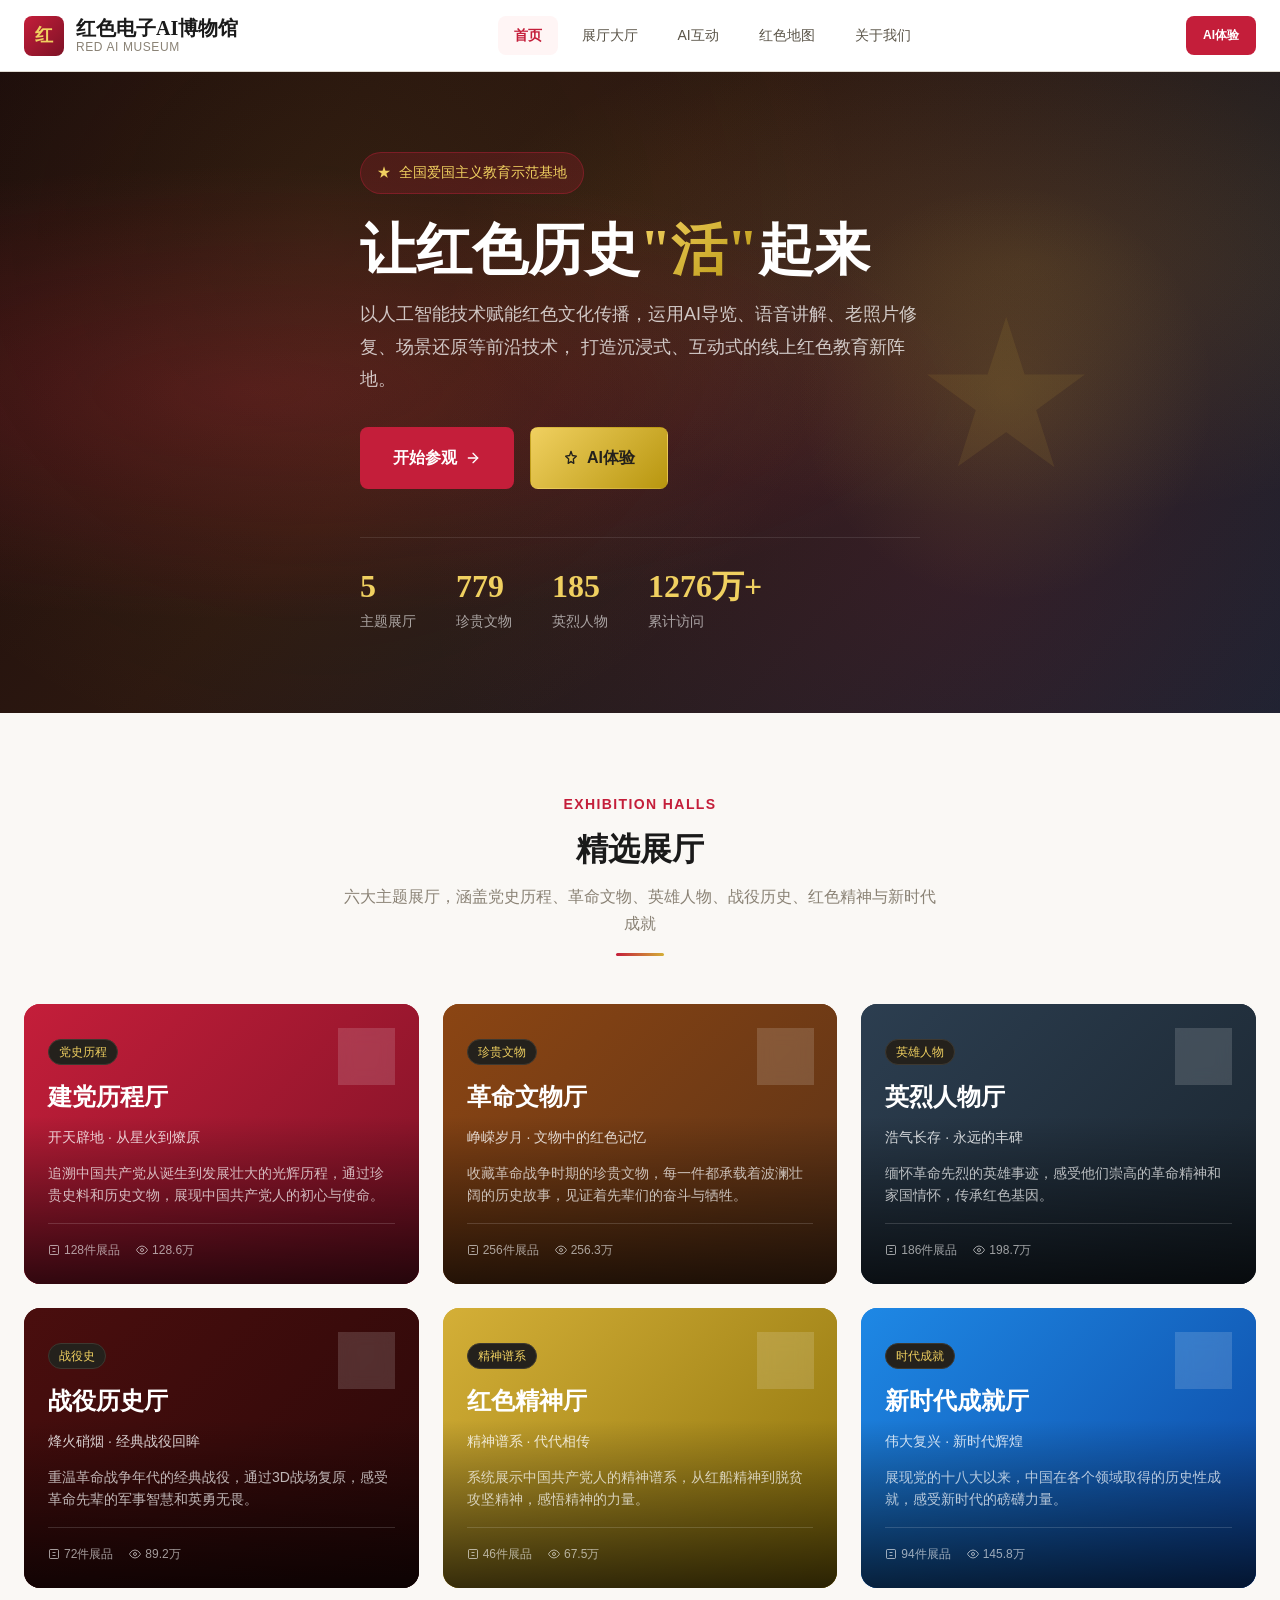
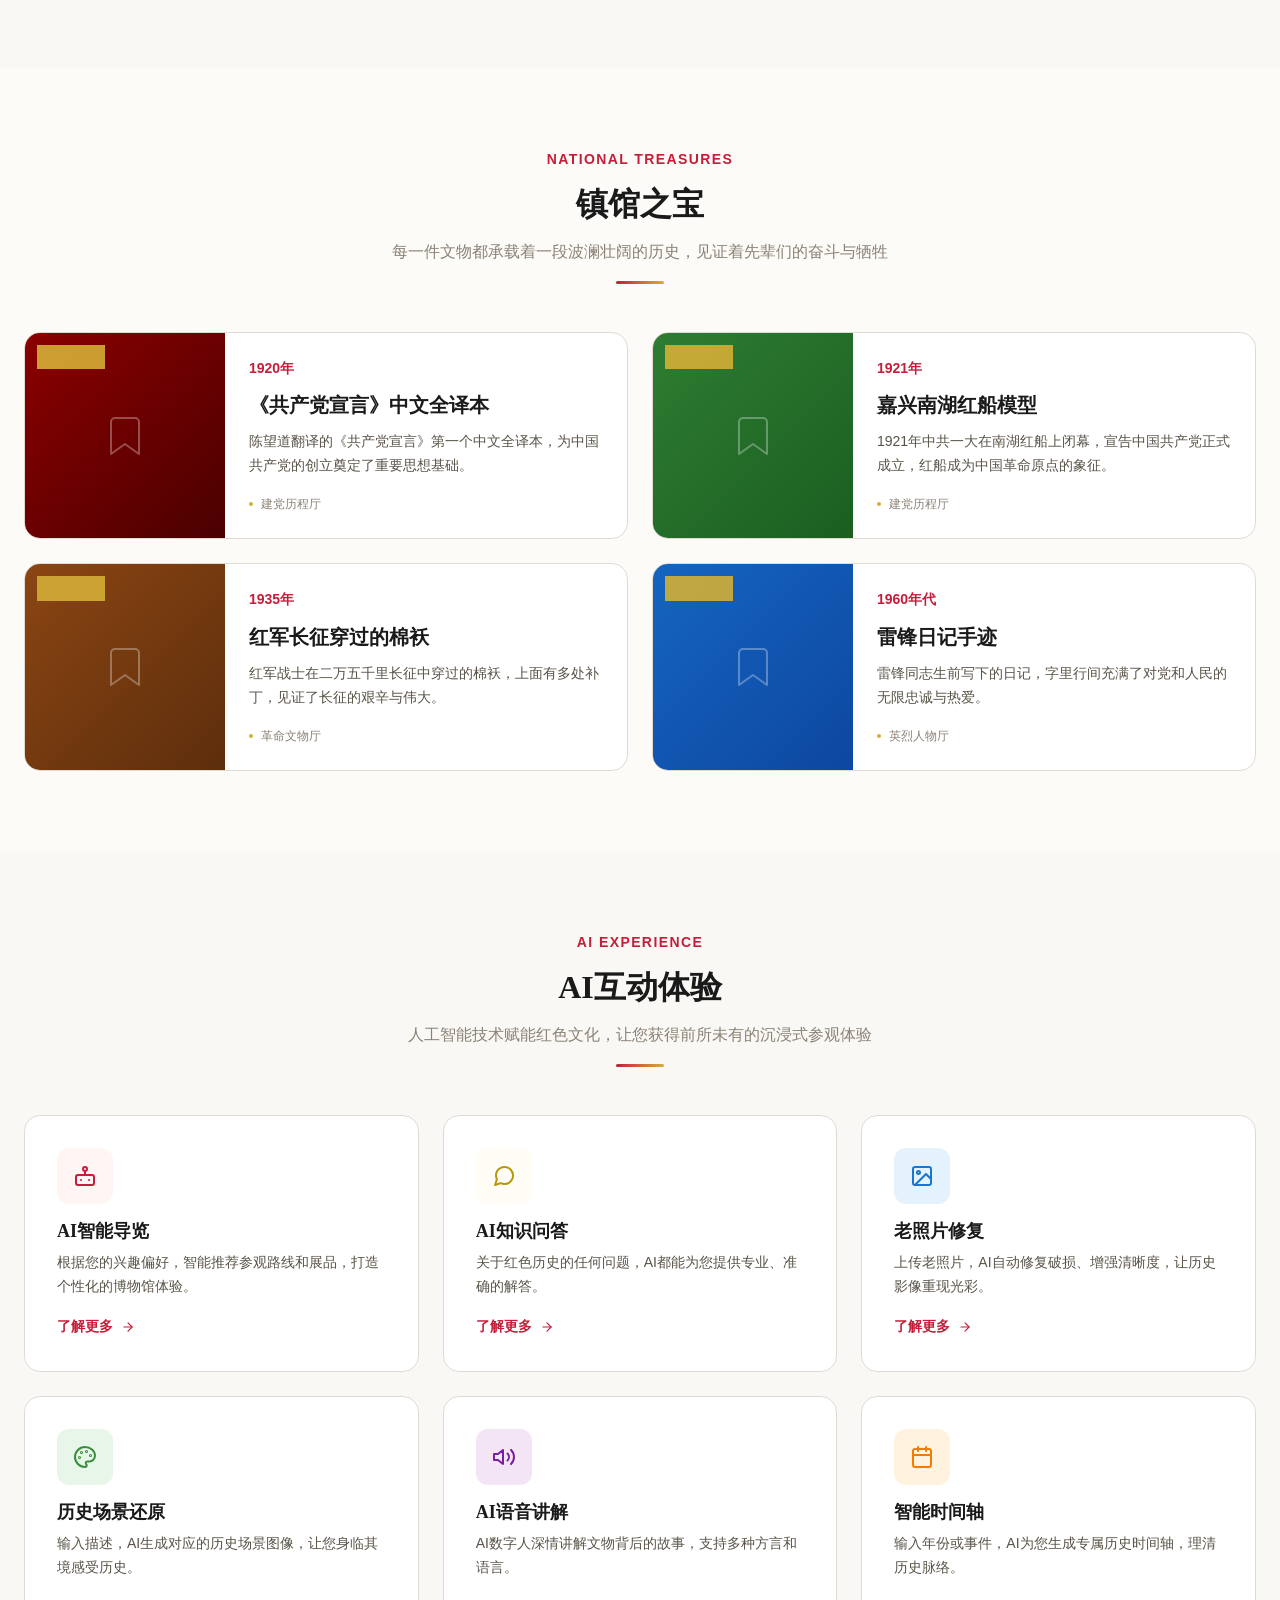
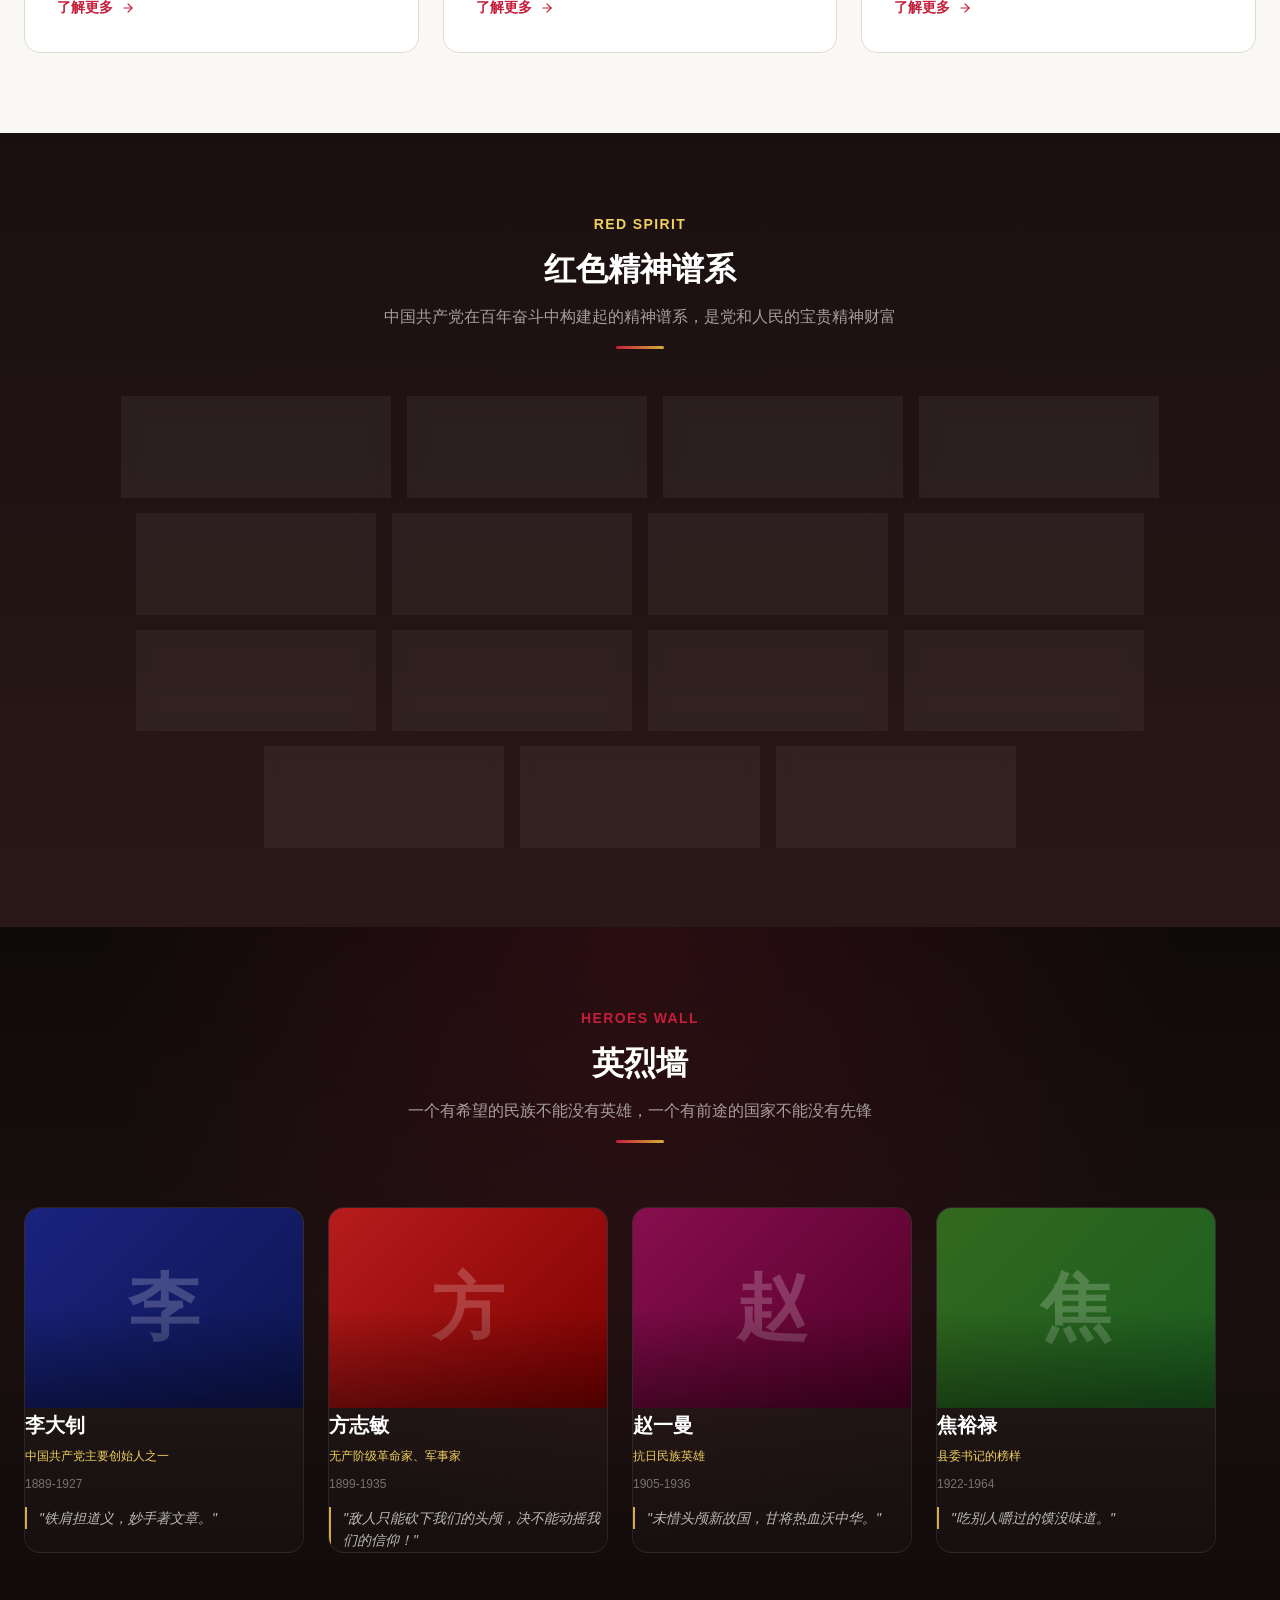
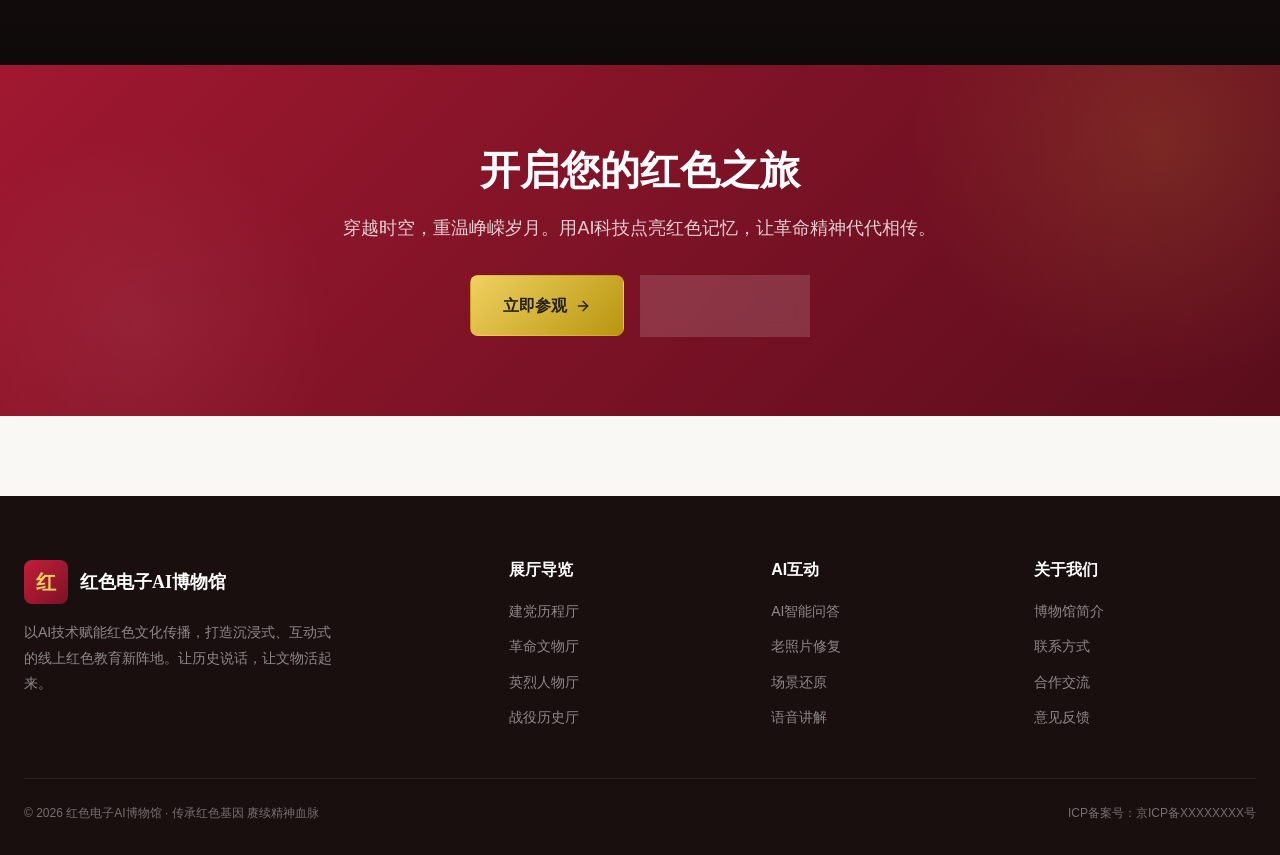
<file: index.html>
<!DOCTYPE html>
<html lang="zh-CN">
<head>
  <meta charset="UTF-8">
  <meta name="viewport" content="width=device-width, initial-scale=1.0">
  <title>红色电子AI博物馆 - 让红色历史"活"起来</title>
  <link rel="stylesheet" href="styles.css">
  <style>
    /* ---------- Hero 增强 ---------- */
    .hero {
      min-height: 640px;
    }
    .hero-pattern {
      position: absolute;
      top: 0; left: 0; right: 0; bottom: 0;
      background-image:
        radial-gradient(circle at 25% 25%, rgba(212, 175, 55, 0.08) 0%, transparent 50%),
        radial-gradient(circle at 75% 75%, rgba(196, 30, 58, 0.12) 0%, transparent 50%);
      pointer-events: none;
    }
    .hero-decoration {
      position: absolute;
      right: 5%;
      top: 50%;
      transform: translateY(-50%);
      width: 420px;
      height: 420px;
      border-radius: 50%;
      background: radial-gradient(circle, rgba(212, 175, 55, 0.15) 0%, transparent 70%);
      pointer-events: none;
    }
    .hero-decoration::before {
      content: '★';
      position: absolute;
      top: 50%;
      left: 50%;
      transform: translate(-50%, -50%);
      font-size: 180px;
      color: rgba(212, 175, 55, 0.1);
      animation: pulse 4s ease-in-out infinite;
    }
    .hero-stats {
      flex-wrap: wrap;
    }

    /* ---------- 通用区块 ---------- */
    .section {
      padding: var(--space-20) 0;
    }
    .section-alt {
      background: var(--surface-2);
    }
    .section-dark {
      background: linear-gradient(180deg, #1A0F0F 0%, #2A1818 100%);
      color: #fff;
    }
    .section-dark .section-header h2 { color: #fff; }
    .section-dark .section-header p { color: rgba(255,255,255,0.6); }
    .section-dark .section-header .eyebrow { color: var(--gold-300); }

    /* ---------- 精选展厅 ---------- */
    .halls-grid {
      display: grid;
      grid-template-columns: repeat(3, 1fr);
      gap: var(--space-6);
    }
    .hall-card {
      position: relative;
      border-radius: var(--radius-xl);
      overflow: hidden;
      min-height: 280px;
      display: flex;
      flex-direction: column;
      justify-content: flex-end;
      padding: var(--space-6);
      color: #fff;
      cursor: pointer;
      transition: all var(--duration-base) var(--ease-standard);
      text-decoration: none;
    }
    .hall-card::before {
      content: '';
      position: absolute;
      top: 0; left: 0; right: 0; bottom: 0;
      background: inherit;
      z-index: 0;
    }
    .hall-card::after {
      content: '';
      position: absolute;
      top: 0; left: 0; right: 0; bottom: 0;
      background: linear-gradient(180deg, transparent 40%, rgba(0,0,0,0.7) 100%);
      z-index: 1;
    }
    .hall-card:hover {
      transform: translateY(-6px);
      box-shadow: var(--shadow-xl);
    }
    .hall-card:hover .hall-icon {
      transform: scale(1.1);
    }
    .hall-card .hall-icon {
      position: absolute;
      top: var(--space-6);
      right: var(--space-6);
      width: 56px;
      height: 56px;
      background: rgba(255,255,255,0.15);
      border: 1px solid rgba(255,255,255,0.25);
      border-radius: var(--radius-lg);
      display: flex;
      align-items: center;
      justify-content: center;
      font-size: 24px;
      z-index: 2;
      backdrop-filter: blur(8px);
      transition: transform var(--duration-base) var(--ease-standard);
    }
    .hall-card .hall-tags {
      position: relative;
      z-index: 2;
      display: flex;
      gap: var(--space-2);
      margin-bottom: var(--space-3);
    }
    .hall-card .hall-title {
      position: relative;
      z-index: 2;
      font-family: var(--font-display);
      font-size: var(--fs-2xl);
      font-weight: 700;
      margin-bottom: var(--space-2);
    }
    .hall-card .hall-subtitle {
      position: relative;
      z-index: 2;
      font-size: var(--fs-sm);
      color: rgba(255,255,255,0.8);
      margin-bottom: var(--space-3);
    }
    .hall-card .hall-desc {
      position: relative;
      z-index: 2;
      font-size: var(--fs-sm);
      color: rgba(255,255,255,0.7);
      line-height: 1.6;
      display: -webkit-box;
      -webkit-line-clamp: 2;
      -webkit-box-orient: vertical;
      overflow: hidden;
    }
    .hall-card .hall-meta {
      position: relative;
      z-index: 2;
      display: flex;
      gap: var(--space-4);
      margin-top: var(--space-4);
      padding-top: var(--space-4);
      border-top: 1px solid rgba(255,255,255,0.15);
      font-size: var(--fs-xs);
      color: rgba(255,255,255,0.6);
    }
    .hall-card .hall-meta span {
      display: flex;
      align-items: center;
      gap: 4px;
    }

    /* ---------- 镇馆之宝 ---------- */
    .treasures-grid {
      display: grid;
      grid-template-columns: repeat(2, 1fr);
      gap: var(--space-6);
    }
    .treasure-card {
      display: grid;
      grid-template-columns: 200px 1fr;
      gap: var(--space-6);
      background: var(--surface);
      border: 1px solid var(--border);
      border-radius: var(--radius-xl);
      overflow: hidden;
      transition: all var(--duration-base) var(--ease-standard);
      cursor: pointer;
    }
    .treasure-card:hover {
      box-shadow: var(--shadow-lg);
      transform: translateY(-4px);
      border-color: var(--gold-300);
    }
    .treasure-image {
      position: relative;
      min-height: 200px;
      display: flex;
      align-items: center;
      justify-content: center;
      color: rgba(255,255,255,0.3);
      font-size: 64px;
    }
    .treasure-image .rarity-badge {
      position: absolute;
      top: var(--space-3);
      left: var(--space-3);
      padding: 2px 10px;
      background: rgba(212, 175, 55, 0.9);
      color: var(--gray-800);
      font-size: var(--fs-xs);
      font-weight: 600;
      border-radius: var(--radius-full);
      backdrop-filter: blur(4px);
    }
    .treasure-content {
      padding: var(--space-6) var(--space-6) var(--space-6) 0;
      display: flex;
      flex-direction: column;
      justify-content: center;
    }
    .treasure-era {
      font-size: var(--fs-sm);
      color: var(--color-primary);
      font-weight: 600;
      margin-bottom: var(--space-2);
    }
    .treasure-name {
      font-family: var(--font-display);
      font-size: var(--fs-xl);
      font-weight: 700;
      color: var(--text);
      margin-bottom: var(--space-2);
    }
    .treasure-desc {
      font-size: var(--fs-sm);
      color: var(--text-secondary);
      line-height: 1.7;
      margin-bottom: var(--space-4);
    }
    .treasure-hall {
      display: inline-flex;
      align-items: center;
      gap: var(--space-2);
      font-size: var(--fs-xs);
      color: var(--text-muted);
    }
    .treasure-hall::before {
      content: '';
      width: 4px;
      height: 4px;
      border-radius: 50%;
      background: var(--gold-400);
    }

    /* ---------- AI互动体验 ---------- */
    .ai-grid {
      display: grid;
      grid-template-columns: repeat(3, 1fr);
      gap: var(--space-6);
    }
    .ai-card {
      background: var(--surface);
      border: 1px solid var(--border);
      border-radius: var(--radius-xl);
      padding: var(--space-8);
      transition: all var(--duration-base) var(--ease-standard);
      cursor: pointer;
      text-decoration: none;
      display: block;
      position: relative;
      overflow: hidden;
    }
    .ai-card::before {
      content: '';
      position: absolute;
      top: 0; left: 0; right: 0;
      height: 3px;
      background: linear-gradient(90deg, var(--color-primary), var(--gold-400));
      transform: scaleX(0);
      transform-origin: left;
      transition: transform var(--duration-base) var(--ease-standard);
    }
    .ai-card:hover {
      transform: translateY(-4px);
      box-shadow: var(--shadow-lg);
      border-color: var(--red-200);
    }
    .ai-card:hover::before {
      transform: scaleX(1);
    }
    .ai-icon {
      width: 56px;
      height: 56px;
      border-radius: var(--radius-lg);
      display: flex;
      align-items: center;
      justify-content: center;
      font-size: 24px;
      margin-bottom: var(--space-4);
      background: var(--red-50);
      color: var(--red-500);
    }
    .ai-card h3 {
      font-size: var(--fs-lg);
      margin-bottom: var(--space-2);
      color: var(--text);
    }
    .ai-card p {
      font-size: var(--fs-sm);
      color: var(--text-secondary);
      line-height: 1.7;
    }
    .ai-card .ai-arrow {
      margin-top: var(--space-4);
      display: inline-flex;
      align-items: center;
      gap: var(--space-2);
      font-size: var(--fs-sm);
      color: var(--color-primary);
      font-weight: 600;
      transition: gap var(--duration-fast);
    }
    .ai-card:hover .ai-arrow {
      gap: var(--space-3);
    }

    /* ---------- 红色精神谱系 ---------- */
    .spirits-flow {
      display: flex;
      flex-wrap: wrap;
      gap: var(--space-4);
      justify-content: center;
    }
    .spirit-item {
      display: flex;
      align-items: center;
      gap: var(--space-3);
      padding: var(--space-4) var(--space-6);
      background: rgba(255,255,255,0.05);
      border: 1px solid rgba(255,255,255,0.1);
      border-radius: var(--radius-lg);
      backdrop-filter: blur(8px);
      transition: all var(--duration-base) var(--ease-standard);
      min-width: 240px;
    }
    .spirit-item:hover {
      background: rgba(255,255,255,0.1);
      border-color: rgba(212, 175, 55, 0.3);
      transform: translateY(-2px);
    }
    .spirit-symbol {
      font-size: 32px;
      flex-shrink: 0;
    }
    .spirit-info {
      flex: 1;
    }
    .spirit-name {
      font-family: var(--font-display);
      font-size: var(--fs-base);
      font-weight: 700;
      color: var(--gold-300);
      margin-bottom: 2px;
    }
    .spirit-core {
      font-size: var(--fs-xs);
      color: rgba(255,255,255,0.6);
      line-height: 1.4;
    }
    .spirit-period {
      font-size: 11px;
      color: rgba(255,255,255,0.4);
      margin-top: 2px;
    }

    /* ---------- 英烈墙 ---------- */
    .heroes-section {
      background: linear-gradient(180deg, #0F0A0A 0%, #1A0F0F 50%, #0F0A0A 100%);
      position: relative;
      overflow: hidden;
    }
    .heroes-section::before {
      content: '';
      position: absolute;
      top: 0; left: 0; right: 0; bottom: 0;
      background-image:
        radial-gradient(ellipse at top center, rgba(196, 30, 58, 0.15) 0%, transparent 60%);
      pointer-events: none;
    }
    .heroes-wall {
      display: flex;
      gap: var(--space-6);
      overflow-x: auto;
      padding: var(--space-4) 0 var(--space-8);
      scroll-snap-type: x mandatory;
      -webkit-overflow-scrolling: touch;
      scrollbar-width: thin;
      scrollbar-color: rgba(212, 175, 55, 0.3) transparent;
    }
    .heroes-wall::-webkit-scrollbar {
      height: 6px;
    }
    .heroes-wall::-webkit-scrollbar-track {
      background: rgba(255,255,255,0.05);
      border-radius: 3px;
    }
    .heroes-wall::-webkit-scrollbar-thumb {
      background: rgba(212, 175, 55, 0.3);
      border-radius: 3px;
    }
    .hero-card {
      flex-shrink: 0;
      width: 280px;
      background: linear-gradient(180deg, rgba(255,255,255,0.05) 0%, rgba(255,255,255,0.02) 100%);
      border: 1px solid rgba(255,255,255,0.08);
      border-radius: var(--radius-xl);
      overflow: hidden;
      scroll-snap-align: start;
      transition: all var(--duration-base) var(--ease-standard);
    }
    .hero-card:hover {
      transform: translateY(-4px);
      border-color: rgba(212, 175, 55, 0.3);
      box-shadow: 0 12px 40px rgba(0,0,0,0.3);
    }
    .hero-avatar {
      height: 200px;
      position: relative;
      display: flex;
      align-items: center;
      justify-content: center;
      color: rgba(255,255,255,0.2);
      font-size: 72px;
      font-family: var(--font-display);
      font-weight: 700;
    }
    .hero-avatar::after {
      content: '';
      position: absolute;
      bottom: 0; left: 0; right: 0;
      height: 50%;
      background: linear-gradient(180deg, transparent, rgba(0,0,0,0.4));
    }
    .hero-info {
      padding: var(--space-5);
    }
    .hero-name {
      font-family: var(--font-display);
      font-size: var(--fs-xl);
      font-weight: 700;
      color: #fff;
      margin-bottom: 4px;
    }
    .hero-title {
      font-size: var(--fs-xs);
      color: var(--gold-300);
      margin-bottom: var(--space-2);
    }
    .hero-period {
      font-size: var(--fs-xs);
      color: rgba(255,255,255,0.4);
      margin-bottom: var(--space-3);
    }
    .hero-quote {
      font-size: var(--fs-sm);
      color: rgba(255,255,255,0.7);
      line-height: 1.6;
      font-style: italic;
      padding-left: var(--space-3);
      border-left: 2px solid var(--gold-400);
    }

    /* ---------- CTA 号召区 ---------- */
    .cta-section {
      background: linear-gradient(135deg, var(--red-600) 0%, var(--red-800) 100%);
      position: relative;
      overflow: hidden;
    }
    .cta-section::before {
      content: '';
      position: absolute;
      top: -50%; right: -10%;
      width: 500px;
      height: 500px;
      border-radius: 50%;
      background: radial-gradient(circle, rgba(212, 175, 55, 0.15) 0%, transparent 70%);
    }
    .cta-section::after {
      content: '';
      position: absolute;
      bottom: -30%; left: -5%;
      width: 400px;
      height: 400px;
      border-radius: 50%;
      background: radial-gradient(circle, rgba(255,255,255,0.05) 0%, transparent 70%);
    }
    .cta-content {
      position: relative;
      z-index: 2;
      text-align: center;
      color: #fff;
    }
    .cta-content h2 {
      font-size: var(--fs-4xl);
      color: #fff;
      margin-bottom: var(--space-4);
    }
    .cta-content p {
      font-size: var(--fs-lg);
      color: rgba(255,255,255,0.8);
      max-width: 600px;
      margin: 0 auto var(--space-8);
    }
    .cta-actions {
      display: flex;
      gap: var(--space-4);
      justify-content: center;
      flex-wrap: wrap;
    }

    /* ---------- 响应式 ---------- */
    @media (max-width: 1024px) {
      .halls-grid { grid-template-columns: repeat(2, 1fr); }
      .ai-grid { grid-template-columns: repeat(2, 1fr); }
      .treasures-grid { grid-template-columns: 1fr; }
      .hero-decoration { display: none; }
      .cta-content h2 { font-size: var(--fs-3xl); }
    }
    @media (max-width: 768px) {
      .section { padding: var(--space-12) 0; }
      .halls-grid { grid-template-columns: 1fr; }
      .ai-grid { grid-template-columns: 1fr; }
      .treasure-card { grid-template-columns: 1fr; }
      .treasure-image { min-height: 160px; }
      .treasure-content { padding: 0 var(--space-6) var(--space-6); }
      .hero-stats { gap: var(--space-6); }
      .hero-stat .num { font-size: var(--fs-2xl); }
      .cta-content h2 { font-size: var(--fs-2xl); }
      .spirit-item { min-width: 100%; flex: 1 1 100%; }
    }
  </style>
</head>
<body>
  <!-- 导航栏 -->
  <div id="navbar-container"></div>

  <main>
    <!-- Hero 大横幅 -->
    <section class="hero">
      <div class="hero-pattern"></div>
      <div class="hero-decoration"></div>
      <div class="container">
        <div class="hero-content animate-fadeInUp">
          <div class="eyebrow">
            <span>★</span>
            <span>全国爱国主义教育示范基地</span>
          </div>
          <h1>让红色历史<span class="highlight">"活"</span>起来</h1>
          <p class="desc">
            以人工智能技术赋能红色文化传播，运用AI导览、语音讲解、老照片修复、场景还原等前沿技术，
            打造沉浸式、互动式的线上红色教育新阵地。
          </p>
          <div class="hero-actions">
            <a href="halls.html" class="btn btn-primary btn-lg">
              <span>开始参观</span>
              <svg width="16" height="16" viewBox="0 0 24 24" fill="none" stroke="currentColor" stroke-width="2" stroke-linecap="round" stroke-linejoin="round"><line x1="5" y1="12" x2="19" y2="12"></line><polyline points="12 5 19 12 12 19"></polyline></svg>
            </a>
            <a href="ai-center.html" class="btn btn-gold btn-lg">
              <svg width="16" height="16" viewBox="0 0 24 24" fill="none" stroke="currentColor" stroke-width="2" stroke-linecap="round" stroke-linejoin="round"><path d="M12 2l2.09 6.26L20 9.27l-4.5 4.08L16.18 20 12 17.27 7.82 20l.68-6.65L4 9.27l5.91-1.01L12 2z"></path></svg>
              <span>AI体验</span>
            </a>
          </div>
          <div class="hero-stats">
            <div class="hero-stat">
              <div class="num" id="stat-halls">0</div>
              <div class="label">主题展厅</div>
            </div>
            <div class="hero-stat">
              <div class="num" id="stat-relics">0</div>
              <div class="label">珍贵文物</div>
            </div>
            <div class="hero-stat">
              <div class="num" id="stat-heroes">0</div>
              <div class="label">英烈人物</div>
            </div>
            <div class="hero-stat">
              <div class="num" id="stat-visitors">0</div>
              <div class="label">累计访问</div>
            </div>
          </div>
        </div>
      </div>
    </section>

    <!-- 精选展厅 -->
    <section class="section">
      <div class="container">
        <div class="section-header animate-on-scroll">
          <div class="eyebrow">EXHIBITION HALLS</div>
          <h2>精选展厅</h2>
          <p>六大主题展厅，涵盖党史历程、革命文物、英雄人物、战役历史、红色精神与新时代成就</p>
          <div class="divider-line"></div>
        </div>
        <div class="halls-grid" id="halls-grid">
          <!-- 由JS动态生成 -->
        </div>
      </div>
    </section>

    <!-- 镇馆之宝 -->
    <section class="section section-alt">
      <div class="container">
        <div class="section-header animate-on-scroll">
          <div class="eyebrow">NATIONAL TREASURES</div>
          <h2>镇馆之宝</h2>
          <p>每一件文物都承载着一段波澜壮阔的历史，见证着先辈们的奋斗与牺牲</p>
          <div class="divider-line"></div>
        </div>
        <div class="treasures-grid" id="treasures-grid">
          <!-- 由JS动态生成 -->
        </div>
      </div>
    </section>

    <!-- AI互动体验 -->
    <section class="section">
      <div class="container">
        <div class="section-header animate-on-scroll">
          <div class="eyebrow">AI EXPERIENCE</div>
          <h2>AI互动体验</h2>
          <p>人工智能技术赋能红色文化，让您获得前所未有的沉浸式参观体验</p>
          <div class="divider-line"></div>
        </div>
        <div class="ai-grid" id="ai-grid">
          <!-- 由JS动态生成 -->
        </div>
      </div>
    </section>

    <!-- 红色精神谱系 -->
    <section class="section section-dark">
      <div class="container">
        <div class="section-header animate-on-scroll">
          <div class="eyebrow">RED SPIRIT</div>
          <h2>红色精神谱系</h2>
          <p>中国共产党在百年奋斗中构建起的精神谱系，是党和人民的宝贵精神财富</p>
          <div class="divider-line"></div>
        </div>
        <div class="spirits-flow" id="spirits-flow">
          <!-- 由JS动态生成 -->
        </div>
      </div>
    </section>

    <!-- 英烈墙 -->
    <section class="section heroes-section">
      <div class="container">
        <div class="section-header animate-on-scroll">
          <div class="eyebrow">HEROES WALL</div>
          <h2 style="color:#fff;">英烈墙</h2>
          <p style="color:rgba(255,255,255,0.6);">一个有希望的民族不能没有英雄，一个有前途的国家不能没有先锋</p>
          <div class="divider-line"></div>
        </div>
        <div class="heroes-wall" id="heroes-wall">
          <!-- 由JS动态生成 -->
        </div>
      </div>
    </section>

    <!-- CTA号召区 -->
    <section class="section cta-section">
      <div class="container">
        <div class="cta-content animate-on-scroll">
          <h2>开启您的红色之旅</h2>
          <p>穿越时空，重温峥嵘岁月。用AI科技点亮红色记忆，让革命精神代代相传。</p>
          <div class="cta-actions">
            <a href="halls.html" class="btn btn-gold btn-lg">
              <span>立即参观</span>
              <svg width="16" height="16" viewBox="0 0 24 24" fill="none" stroke="currentColor" stroke-width="2" stroke-linecap="round" stroke-linejoin="round"><line x1="5" y1="12" x2="19" y2="12"></line><polyline points="12 5 19 12 12 19"></polyline></svg>
            </a>
            <a href="ai-center.html" class="btn btn-lg" style="background: rgba(255,255,255,0.15); color: #fff; border-color: rgba(255,255,255,0.3); backdrop-filter: blur(8px);">
              <svg width="16" height="16" viewBox="0 0 24 24" fill="none" stroke="currentColor" stroke-width="2" stroke-linecap="round" stroke-linejoin="round"><path d="M12 2l2.09 6.26L20 9.27l-4.5 4.08L16.18 20 12 17.27 7.82 20l.68-6.65L4 9.27l5.91-1.01L12 2z"></path></svg>
              <span>体验AI互动</span>
            </a>
          </div>
        </div>
      </div>
    </section>
  </main>

  <!-- 底部 -->
  <div id="footer-container"></div>

  <script src="mock.js"></script>
  <script src="app.js"></script>
  <script>
    // 渲染导航和底部
    document.getElementById('navbar-container').innerHTML = MuseumUtils.getNavHTML('home');
    document.getElementById('footer-container').innerHTML = MuseumUtils.getFooterHTML();

    // 图标映射
    const iconMap = {
      flag: '<svg width="20" height="20" viewBox="0 0 24 24" fill="none" stroke="currentColor" stroke-width="2" stroke-linecap="round" stroke-linejoin="round"><path d="M4 15s1-1 4-1 5 2 8 2 4-1 4-1V3s-1 1-4 1-5-2-8-2-4 1-4 1z"></path><line x1="4" y1="22" x2="4" y2="15"></line></svg>',
      scroll: '<svg width="20" height="20" viewBox="0 0 24 24" fill="none" stroke="currentColor" stroke-width="2" stroke-linecap="round" stroke-linejoin="round"><path d="M19 17H5a2 2 0 0 1-2-2V5a2 2 0 0 1 2-2h14v14z"></path><path d="M22 19V7h-3v14H5"></path></svg>',
      award: '<svg width="20" height="20" viewBox="0 0 24 24" fill="none" stroke="currentColor" stroke-width="2" stroke-linecap="round" stroke-linejoin="round"><circle cx="12" cy="8" r="7"></circle><polyline points="8.21 13.89 7 23 12 20 17 23 15.79 13.88"></polyline></svg>',
      swords: '<svg width="20" height="20" viewBox="0 0 24 24" fill="none" stroke="currentColor" stroke-width="2" stroke-linecap="round" stroke-linejoin="round"><polyline points="14.5 17.5 3 6 3 3 6 3 17.5 14.5"></polyline><line x1="13" y1="19" x2="19" y2="13"></line><line x1="16" y1="16" x2="20" y2="20"></line><line x1="19" y1="21" x2="21" y2="19"></line><polyline points="14.5 6.5 18 3 21 3 21 6 17.5 9.5"></polyline><line x1="5" y1="14" x2="9" y2="18"></line><line x1="7" y1="17" x2="4" y2="20"></line><line x1="3" y1="21" x2="5" y2="19"></line></svg>',
      sparkles: '<svg width="20" height="20" viewBox="0 0 24 24" fill="none" stroke="currentColor" stroke-width="2" stroke-linecap="round" stroke-linejoin="round"><path d="M12 2l2.09 6.26L20 9.27l-4.5 4.08L16.18 20 12 17.27 7.82 20l.68-6.65L4 9.27l5.91-1.01L12 2z"></path></svg>',
      'trending-up': '<svg width="20" height="20" viewBox="0 0 24 24" fill="none" stroke="currentColor" stroke-width="2" stroke-linecap="round" stroke-linejoin="round"><polyline points="23 6 13.5 15.5 8.5 10.5 1 18"></polyline><polyline points="17 6 23 6 23 12"></polyline></svg>',
      bot: '<svg width="24" height="24" viewBox="0 0 24 24" fill="none" stroke="currentColor" stroke-width="2" stroke-linecap="round" stroke-linejoin="round"><rect x="3" y="11" width="18" height="10" rx="2"></rect><circle cx="12" cy="5" r="2"></circle><path d="M12 7v4"></path><line x1="8" y1="16" x2="8" y2="16"></line><line x1="16" y1="16" x2="16" y2="16"></line></svg>',
      'message-circle': '<svg width="24" height="24" viewBox="0 0 24 24" fill="none" stroke="currentColor" stroke-width="2" stroke-linecap="round" stroke-linejoin="round"><path d="M21 11.5a8.38 8.38 0 0 1-.9 3.8 8.5 8.5 0 0 1-7.6 4.7 8.38 8.38 0 0 1-3.8-.9L3 21l1.9-5.7a8.38 8.38 0 0 1-.9-3.8 8.5 8.5 0 0 1 4.7-7.6 8.38 8.38 0 0 1 3.8-.9h.5a8.48 8.48 0 0 1 8 8v.5z"></path></svg>',
      image: '<svg width="24" height="24" viewBox="0 0 24 24" fill="none" stroke="currentColor" stroke-width="2" stroke-linecap="round" stroke-linejoin="round"><rect x="3" y="3" width="18" height="18" rx="2" ry="2"></rect><circle cx="8.5" cy="8.5" r="1.5"></circle><polyline points="21 15 16 10 5 21"></polyline></svg>',
      palette: '<svg width="24" height="24" viewBox="0 0 24 24" fill="none" stroke="currentColor" stroke-width="2" stroke-linecap="round" stroke-linejoin="round"><circle cx="13.5" cy="6.5" r=".5"></circle><circle cx="17.5" cy="10.5" r=".5"></circle><circle cx="8.5" cy="7.5" r=".5"></circle><circle cx="6.5" cy="12.5" r=".5"></circle><path d="M12 2C6.5 2 2 6.5 2 12s4.5 10 10 10c.926 0 1.648-.746 1.648-1.688 0-.437-.18-.835-.437-1.125-.29-.289-.438-.652-.438-1.125a1.64 1.64 0 0 1 1.668-1.668h1.996c3.051 0 5.555-2.503 5.555-5.555C21.965 6.012 17.461 2 12 2z"></path></svg>',
      'volume-2': '<svg width="24" height="24" viewBox="0 0 24 24" fill="none" stroke="currentColor" stroke-width="2" stroke-linecap="round" stroke-linejoin="round"><polygon points="11 5 6 9 2 9 2 15 6 15 11 19 11 5"></polygon><path d="M19.07 4.93a10 10 0 0 1 0 14.14M15.54 8.46a5 5 0 0 1 0 7.07"></path></svg>',
      calendar: '<svg width="24" height="24" viewBox="0 0 24 24" fill="none" stroke="currentColor" stroke-width="2" stroke-linecap="round" stroke-linejoin="round"><rect x="3" y="4" width="18" height="18" rx="2" ry="2"></rect><line x1="16" y1="2" x2="16" y2="6"></line><line x1="8" y1="2" x2="8" y2="6"></line><line x1="3" y1="10" x2="21" y2="10"></line></svg>'
    };

    // 展厅链接映射
    const hallLinks = {
      'party-founding': 'hall-party-history.html',
      'revolutionary-relics': 'hall-relics.html'
    };

    // 渲染精选展厅
    function renderHalls() {
      const grid = document.getElementById('halls-grid');
      grid.innerHTML = MOCK.halls.map((hall, index) => {
        const link = hallLinks[hall.id] || 'halls.html';
        return `
          <a href="${link}" class="hall-card animate-on-scroll" style="background: ${hall.cover}; animation-delay: ${index * 0.1}s;">
            <div class="hall-icon">${iconMap[hall.icon] || '📜'}</div>
            <div class="hall-tags">
              <span class="tag tag-dark">${hall.category}</span>
            </div>
            <div class="hall-title">${hall.title}</div>
            <div class="hall-subtitle">${hall.subtitle}</div>
            <div class="hall-desc">${hall.description}</div>
            <div class="hall-meta">
              <span>
                <svg width="12" height="12" viewBox="0 0 24 24" fill="none" stroke="currentColor" stroke-width="2"><rect x="3" y="3" width="18" height="18" rx="2"></rect><line x1="9" y1="9" x2="15" y2="9"></line><line x1="9" y1="15" x2="15" y2="15"></line></svg>
                ${hall.items}件展品
              </span>
              <span>
                <svg width="12" height="12" viewBox="0 0 24 24" fill="none" stroke="currentColor" stroke-width="2"><path d="M1 12s4-8 11-8 11 8 11 8-4 8-11 8-11-8-11-8z"></path><circle cx="12" cy="12" r="3"></circle></svg>
                ${hall.views}
              </span>
            </div>
          </a>
        `;
      }).join('');
    }

    // 渲染镇馆之宝
    function renderTreasures() {
      const grid = document.getElementById('treasures-grid');
      const relics = MOCK.relics.slice(0, 4);
      grid.innerHTML = relics.map((relic, index) => `
        <div class="treasure-card animate-on-scroll" style="animation-delay: ${index * 0.1}s;">
          <div class="treasure-image" style="background: ${relic.image};">
            <span class="rarity-badge">${relic.rarity}</span>
            <svg width="48" height="48" viewBox="0 0 24 24" fill="none" stroke="currentColor" stroke-width="1" stroke-linecap="round" stroke-linejoin="round"><path d="M19 21l-7-5-7 5V5a2 2 0 0 1 2-2h10a2 2 0 0 1 2 2z"></path></svg>
          </div>
          <div class="treasure-content">
            <div class="treasure-era">${relic.era}</div>
            <div class="treasure-name">${relic.name}</div>
            <div class="treasure-desc">${relic.description}</div>
            <div class="treasure-hall">${relic.hall}</div>
          </div>
        </div>
      `).join('');
    }

    // 渲染AI功能
    function renderAIFeatures() {
      const grid = document.getElementById('ai-grid');
      const colorMap = {
        red: 'var(--red-50)',
        gold: 'var(--gold-50)',
        blue: '#E3F2FD',
        green: '#E8F5E9',
        purple: '#F3E5F5',
        orange: '#FFF3E0'
      };
      const textColorMap = {
        red: 'var(--red-500)',
        gold: 'var(--gold-500)',
        blue: '#1976D2',
        green: '#388E3C',
        purple: '#7B1FA2',
        orange: '#F57C00'
      };
      grid.innerHTML = MOCK.aiFeatures.map((feat, index) => `
        <a href="ai-center.html#${feat.id}" class="ai-card animate-on-scroll" style="animation-delay: ${index * 0.1}s;">
          <div class="ai-icon" style="background: ${colorMap[feat.color]}; color: ${textColorMap[feat.color]};">
            ${iconMap[feat.icon] || '✨'}
          </div>
          <h3>${feat.name}</h3>
          <p>${feat.desc}</p>
          <div class="ai-arrow">
            <span>了解更多</span>
            <svg width="14" height="14" viewBox="0 0 24 24" fill="none" stroke="currentColor" stroke-width="2" stroke-linecap="round" stroke-linejoin="round"><line x1="5" y1="12" x2="19" y2="12"></line><polyline points="12 5 19 12 12 19"></polyline></svg>
          </div>
        </a>
      `).join('');
    }

    // 渲染红色精神
    function renderSpirits() {
      const flow = document.getElementById('spirits-flow');
      flow.innerHTML = MOCK.spirits.map((spirit, index) => `
        <div class="spirit-item animate-on-scroll" style="animation-delay: ${index * 0.05}s;">
          <div class="spirit-symbol">${spirit.symbol}</div>
          <div class="spirit-info">
            <div class="spirit-name">${spirit.name}</div>
            <div class="spirit-core">${spirit.core}</div>
            <div class="spirit-period">${spirit.period}</div>
          </div>
        </div>
      `).join('');
    }

    // 渲染英烈墙
    function renderHeroes() {
      const wall = document.getElementById('heroes-wall');
      wall.innerHTML = MOCK.heroes.map((hero, index) => `
        <div class="hero-card animate-on-scroll" style="animation-delay: ${index * 0.1}s;">
          <div class="hero-avatar" style="background: ${hero.image};">
            ${hero.name.charAt(0)}
          </div>
          <div class="hero-info">
            <div class="hero-name">${hero.name}</div>
            <div class="hero-title">${hero.title}</div>
            <div class="hero-period">${hero.period}</div>
            <div class="hero-quote">"${hero.quote}"</div>
          </div>
        </div>
      `).join('');
    }

    // 数字动画
    function animateStats() {
      const stats = MOCK.stats;
      MuseumUtils.animateNumber(document.getElementById('stat-halls'), stats.halls);
      MuseumUtils.animateNumber(document.getElementById('stat-relics'), stats.relics);
      MuseumUtils.animateNumber(document.getElementById('stat-heroes'), stats.heroes);
      
      // 访问量特殊处理（带万+）
      const visitorsEl = document.getElementById('stat-visitors');
      const visitorNum = 1280;
      const startTime = performance.now();
      function updateVisitors(currentTime) {
        const elapsed = currentTime - startTime;
        const progress = Math.min(elapsed / 2000, 1);
        const eased = 1 - Math.pow(1 - progress, 3);
        const current = Math.floor(visitorNum * eased);
        visitorsEl.textContent = current + '万+';
        if (progress < 1) requestAnimationFrame(updateVisitors);
      }
      requestAnimationFrame(updateVisitors);
    }

    // 初始化
    document.addEventListener('DOMContentLoaded', function() {
      renderHalls();
      renderTreasures();
      renderAIFeatures();
      renderSpirits();
      renderHeroes();
      
      // 延迟触发数字动画
      setTimeout(animateStats, 500);
      
      // 重新初始化滚动动画（因为内容是动态生成的）
      setTimeout(() => {
        MuseumUtils.initPageAnimations();
      }, 100);
    });
  </script>
</body>
</html>
</file>
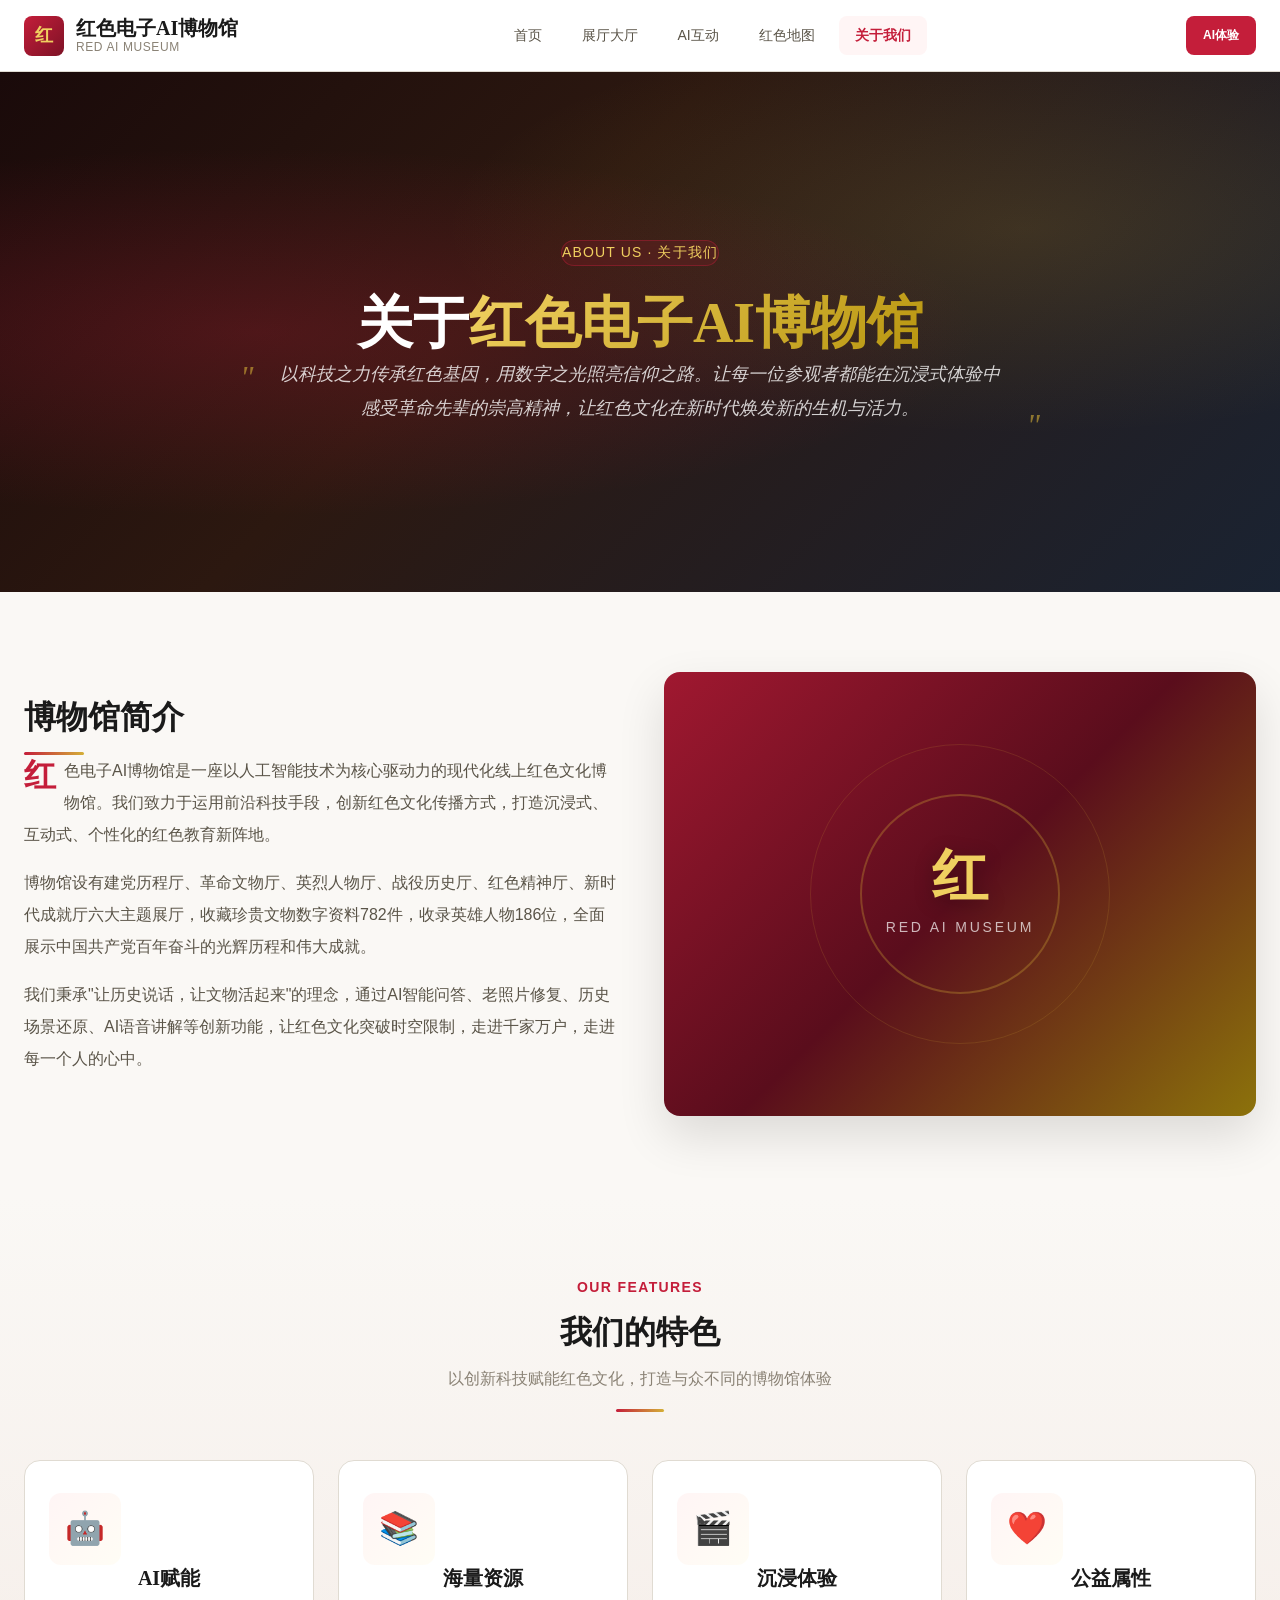
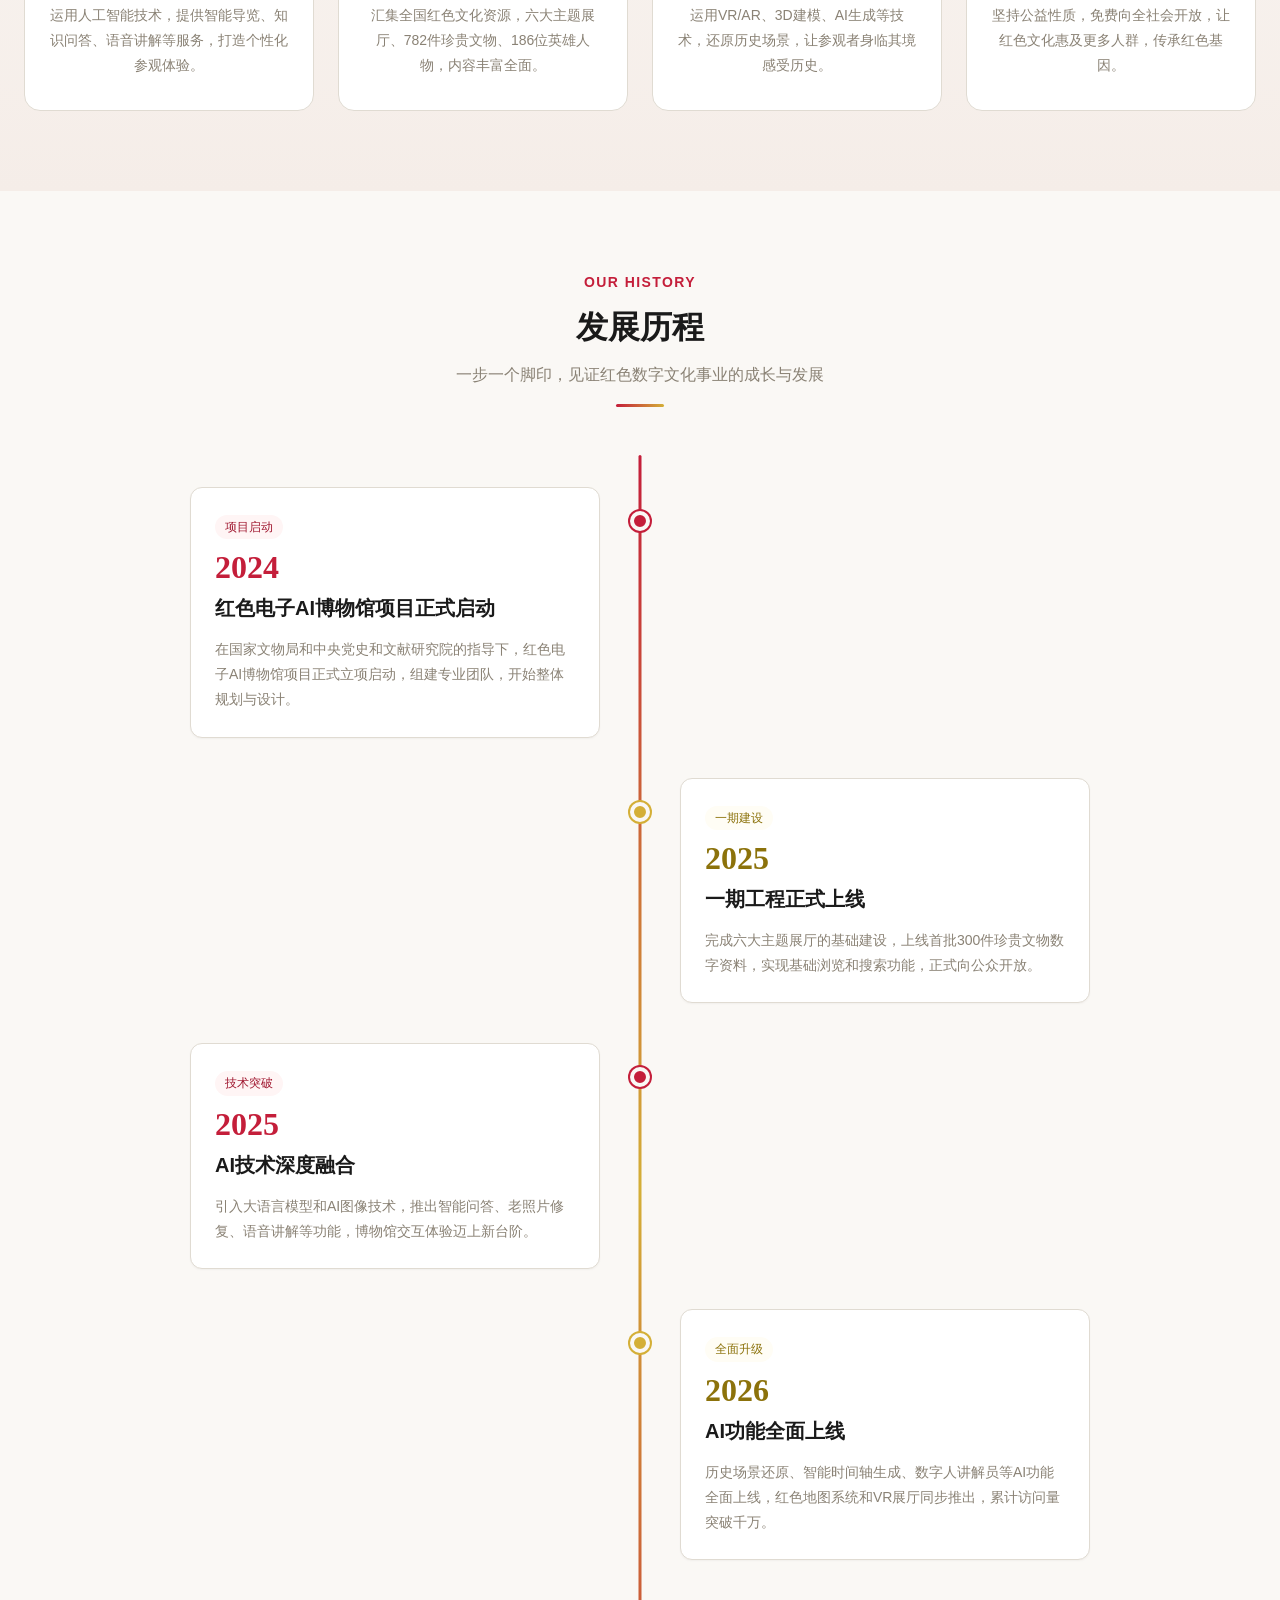
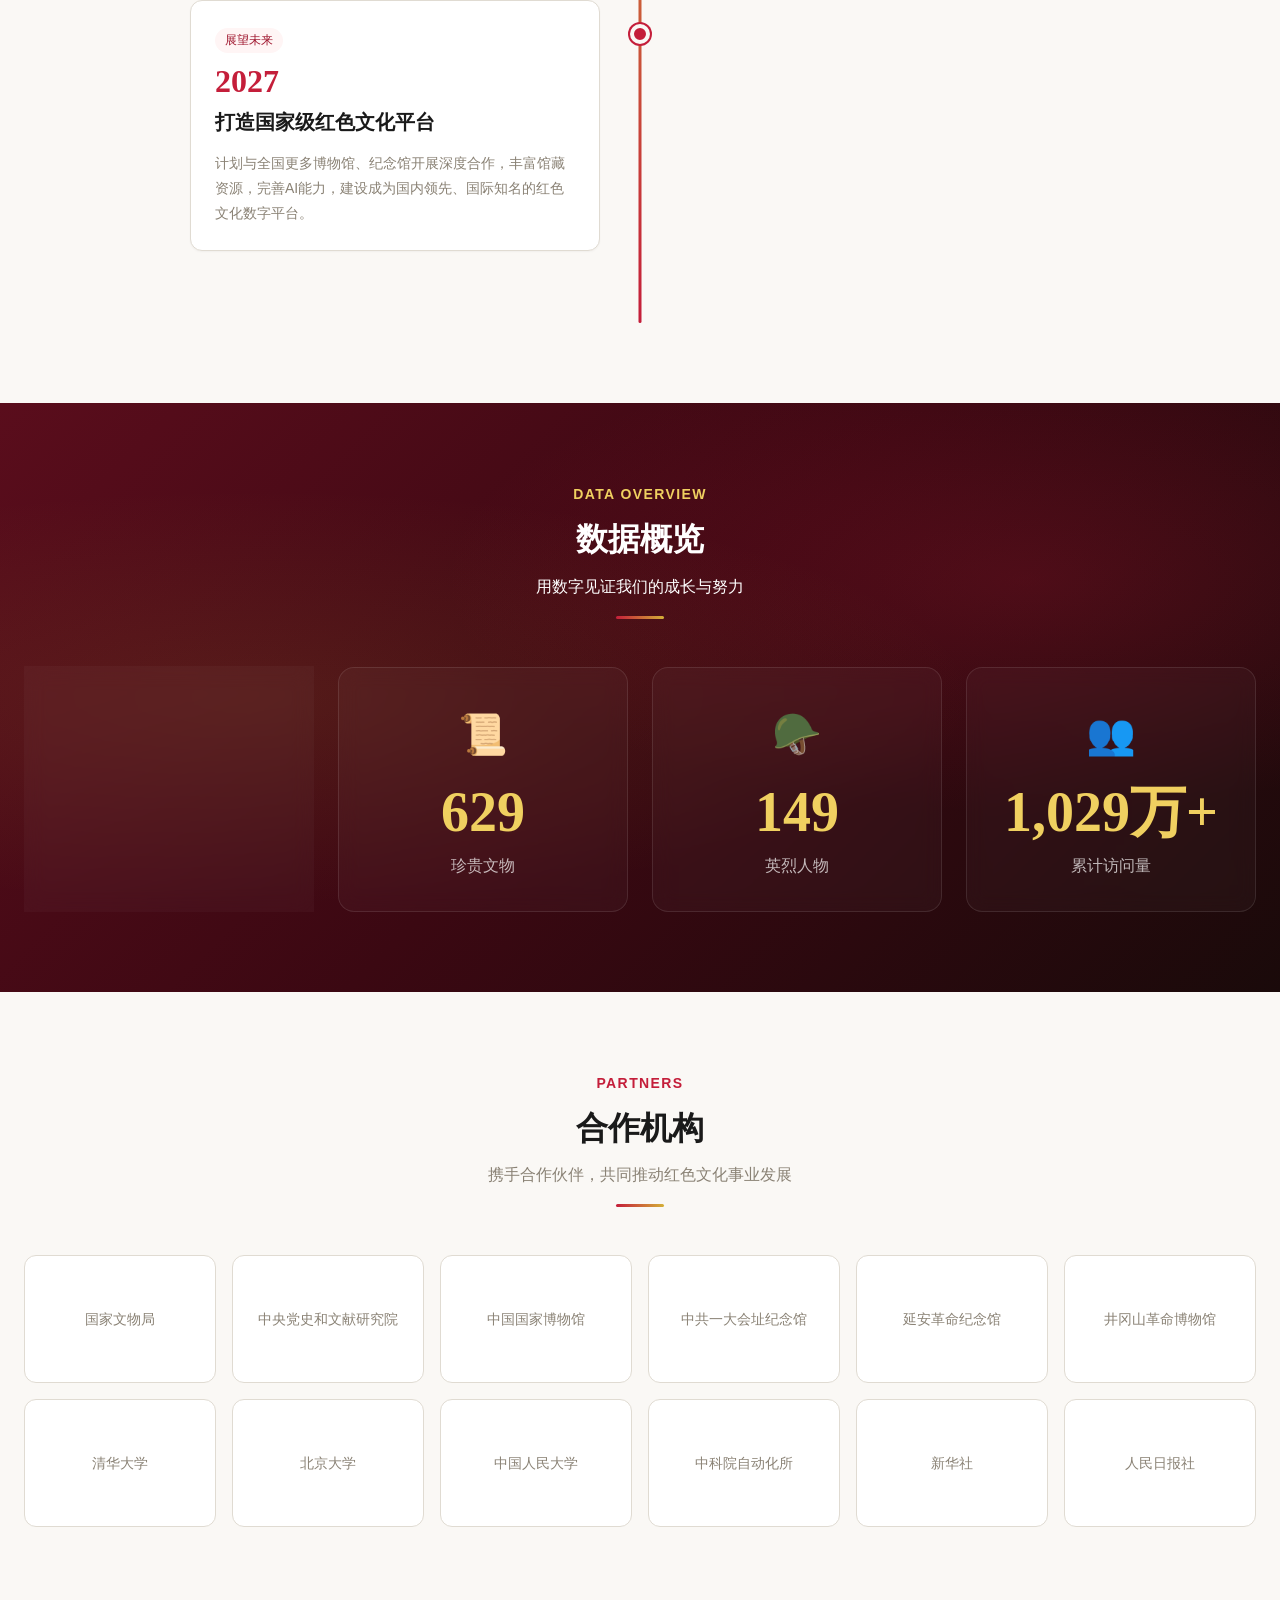
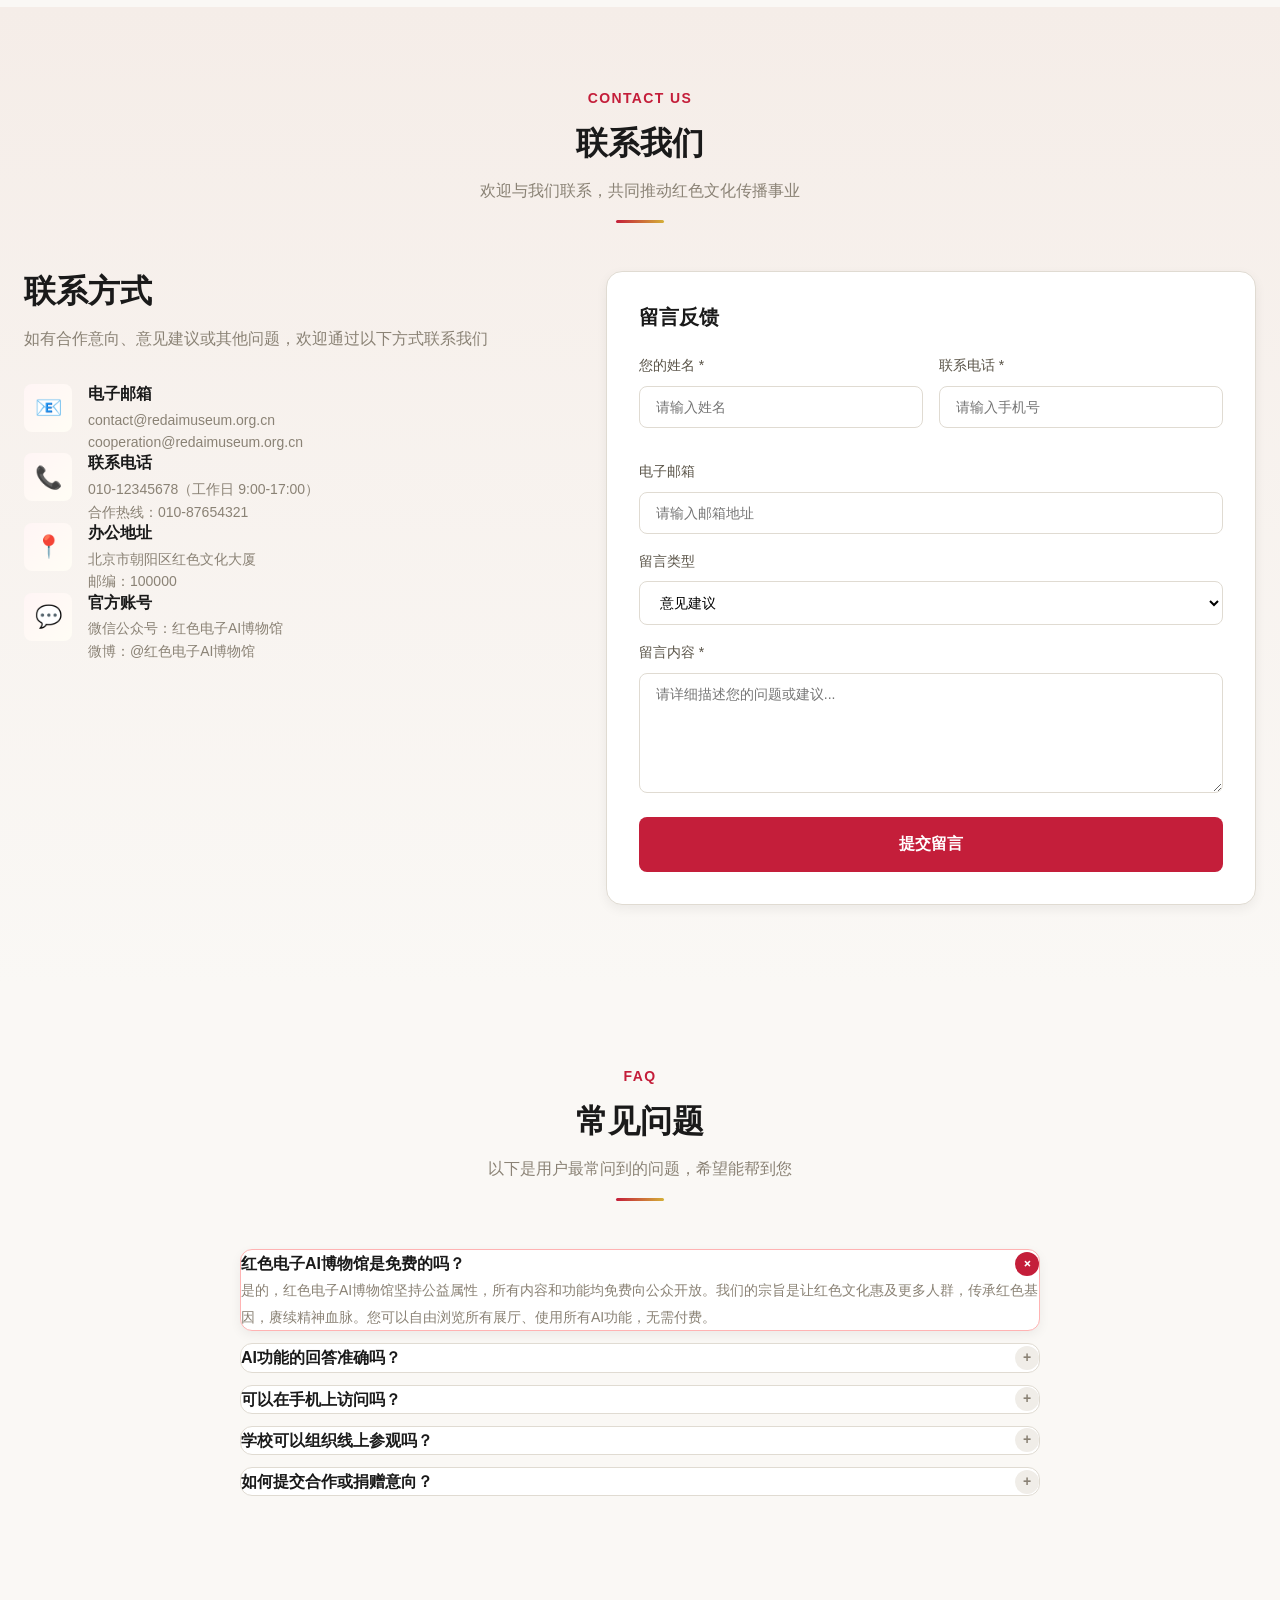
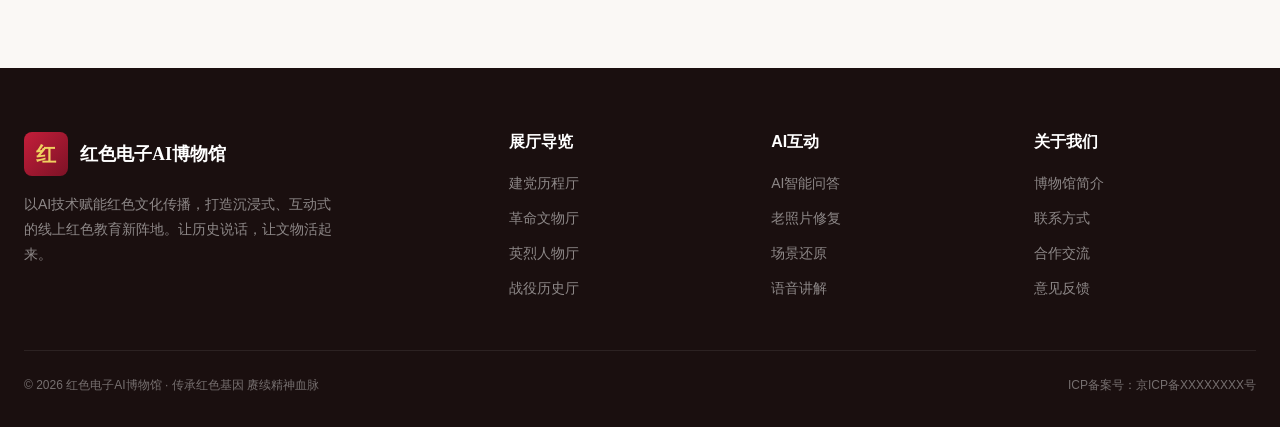
<file: about.html>
<!DOCTYPE html>
<html lang="zh-CN">
<head>
  <meta charset="UTF-8">
  <meta name="viewport" content="width=device-width, initial-scale=1.0">
  <title>关于我们 - 红色电子AI博物馆</title>
  <link rel="stylesheet" href="styles.css">
  <style>
    /* ========== About Page Styles ========== */

    /* Hero */
    .about-hero {
      position: relative;
      min-height: 520px;
      display: flex;
      align-items: center;
      overflow: hidden;
      background: linear-gradient(135deg, #1A0A0A 0%, #2C1810 40%, #1A2332 100%);
    }
    .about-hero::before {
      content: '';
      position: absolute;
      top: 0; left: 0; right: 0; bottom: 0;
      background:
        radial-gradient(ellipse at 20% 50%, rgba(196, 30, 58, 0.25) 0%, transparent 50%),
        radial-gradient(ellipse at 80% 30%, rgba(212, 175, 55, 0.15) 0%, transparent 40%);
      pointer-events: none;
    }
    .about-hero-content {
      position: relative;
      z-index: 2;
      padding: var(--space-20) 0;
      color: #fff;
      text-align: center;
      max-width: 800px;
      margin: 0 auto;
    }
    .about-hero-content .eyebrow {
      display: inline-flex;
      align-items: center;
      gap: var(--space-2);
      padding: var(--space-2) var(--space-5);
      background: rgba(196, 30, 58, 0.15);
      border: 1px solid rgba(196, 30, 58, 0.4);
      border-radius: var(--radius-full);
      font-size: var(--fs-sm);
      color: var(--gold-300);
      margin-bottom: var(--space-6);
      backdrop-filter: blur(8px);
      letter-spacing: 0.08em;
    }
    .about-hero-content h1 {
      font-size: clamp(2rem, 5vw, 3.5rem);
      color: #fff;
      margin-bottom: var(--space-5);
      line-height: 1.2;
    }
    .about-hero-content h1 .highlight {
      background: linear-gradient(135deg, var(--gold-300), var(--gold-500));
      -webkit-background-clip: text;
      -webkit-text-fill-color: transparent;
      background-clip: text;
    }
    .about-hero-content .mission {
      font-size: var(--fs-lg);
      color: rgba(255, 255, 255, 0.8);
      line-height: 1.9;
      font-style: italic;
      position: relative;
      padding: 0 var(--space-8);
    }
    .about-hero-content .mission::before,
    .about-hero-content .mission::after {
      content: '"';
      font-size: var(--fs-3xl);
      color: var(--gold-400);
      font-family: var(--font-display);
      opacity: 0.6;
      position: absolute;
    }
    .about-hero-content .mission::before {
      top: -10px;
      left: 0;
    }
    .about-hero-content .mission::after {
      bottom: -30px;
      right: 0;
    }

    /* Intro Section */
    .intro-section {
      padding: var(--space-20) 0;
    }
    .intro-content {
      display: grid;
      grid-template-columns: 1fr 1fr;
      gap: var(--space-12);
      align-items: center;
    }
    .intro-text h2 {
      font-size: var(--fs-3xl);
      margin-bottom: var(--space-5);
      position: relative;
      padding-bottom: var(--space-4);
    }
    .intro-text h2::after {
      content: '';
      position: absolute;
      bottom: 0;
      left: 0;
      width: 60px;
      height: 3px;
      background: linear-gradient(90deg, var(--red-500), var(--gold-400));
      border-radius: 2px;
    }
    .intro-text p {
      color: var(--text-secondary);
      line-height: 2;
      margin-bottom: var(--space-4);
      font-size: var(--fs-base);
    }
    .intro-text p:first-of-type::first-letter {
      font-size: var(--fs-3xl);
      font-weight: 700;
      color: var(--red-500);
      float: left;
      line-height: 1;
      padding-right: var(--space-2);
      padding-top: 4px;
      font-family: var(--font-display);
    }
    .intro-visual {
      aspect-ratio: 4/3;
      border-radius: var(--radius-xl);
      background: linear-gradient(135deg, var(--red-600) 0%, var(--red-800) 50%, var(--gold-600) 100%);
      position: relative;
      overflow: hidden;
      box-shadow: var(--shadow-xl);
    }
    .intro-visual::before {
      content: '';
      position: absolute;
      top: 50%;
      left: 50%;
      transform: translate(-50%, -50%);
      width: 200px;
      height: 200px;
      border: 2px solid rgba(212, 175, 55, 0.3);
      border-radius: 50%;
    }
    .intro-visual::after {
      content: '';
      position: absolute;
      top: 50%;
      left: 50%;
      transform: translate(-50%, -50%);
      width: 300px;
      height: 300px;
      border: 1px solid rgba(212, 175, 55, 0.15);
      border-radius: 50%;
    }
    .intro-visual-center {
      position: absolute;
      top: 50%;
      left: 50%;
      transform: translate(-50%, -50%);
      text-align: center;
      color: #fff;
    }
    .intro-visual-center .main {
      font-family: var(--font-display);
      font-size: var(--fs-5xl);
      font-weight: 900;
      color: var(--gold-300);
      text-shadow: 0 4px 20px rgba(0,0,0,0.3);
      line-height: 1;
    }
    .intro-visual-center .sub {
      font-size: var(--fs-sm);
      color: rgba(255,255,255,0.7);
      margin-top: var(--space-3);
      letter-spacing: 0.2em;
    }

    /* Features Section */
    .features-section {
      padding: var(--space-20) 0;
      background: linear-gradient(180deg, var(--bg) 0%, #F5EDE8 100%);
    }
    .features-grid {
      display: grid;
      grid-template-columns: repeat(4, 1fr);
      gap: var(--space-6);
    }
    .feature-card {
      background: var(--surface);
      border: 1px solid var(--border);
      border-radius: var(--radius-xl);
      padding: var(--space-8) var(--space-6);
      text-align: center;
      transition: all var(--duration-base);
      position: relative;
      overflow: hidden;
    }
    .feature-card::before {
      content: '';
      position: absolute;
      top: 0;
      left: 0;
      right: 0;
      height: 4px;
      background: linear-gradient(90deg, var(--red-500), var(--gold-400));
      opacity: 0;
      transition: opacity var(--duration-base);
    }
    .feature-card:hover {
      transform: translateY(-8px);
      box-shadow: var(--shadow-xl);
      border-color: var(--red-200);
    }
    .feature-card:hover::before {
      opacity: 1;
    }
    .feature-icon {
      width: 72px;
      height: 72px;
      margin: 0 auto var(--space-5);
      border-radius: var(--radius-lg);
      display: flex;
      align-items: center;
      justify-content: center;
      font-size: 32px;
      background: linear-gradient(135deg, var(--red-50), var(--gold-50));
    }
    .feature-card h3 {
      font-size: var(--fs-xl);
      margin-bottom: var(--space-3);
    }
    .feature-card p {
      font-size: var(--fs-sm);
      color: var(--text-muted);
      line-height: 1.8;
    }

    /* Timeline Section */
    .history-section {
      padding: var(--space-20) 0;
    }
    .history-timeline {
      position: relative;
      max-width: 900px;
      margin: 0 auto;
      padding: var(--space-8) 0;
    }
    .history-timeline::before {
      content: '';
      position: absolute;
      left: 50%;
      top: 0;
      bottom: 0;
      width: 3px;
      background: linear-gradient(180deg, var(--red-500), var(--gold-400), var(--red-500));
      transform: translateX(-50%);
      border-radius: 2px;
    }
    .history-item {
      display: flex;
      align-items: flex-start;
      margin-bottom: var(--space-10);
      position: relative;
    }
    .history-item:nth-child(odd) {
      flex-direction: row;
    }
    .history-item:nth-child(even) {
      flex-direction: row-reverse;
    }
    .history-item-content {
      width: calc(50% - 40px);
      background: var(--surface);
      border: 1px solid var(--border);
      border-radius: var(--radius-lg);
      padding: var(--space-6);
      box-shadow: var(--shadow-sm);
      transition: all var(--duration-base);
    }
    .history-item-content:hover {
      box-shadow: var(--shadow-lg);
      transform: translateY(-2px);
    }
    .history-item-dot {
      position: absolute;
      left: 50%;
      top: var(--space-6);
      transform: translateX(-50%);
      width: 20px;
      height: 20px;
      border-radius: 50%;
      background: var(--red-500);
      border: 4px solid var(--bg);
      box-shadow: 0 0 0 2px var(--red-500);
      z-index: 1;
    }
    .history-item:nth-child(even) .history-item-dot {
      background: var(--gold-400);
      box-shadow: 0 0 0 2px var(--gold-400);
    }
    .history-year {
      font-family: var(--font-display);
      font-size: var(--fs-3xl);
      font-weight: 700;
      color: var(--red-500);
      line-height: 1;
      margin-bottom: var(--space-2);
    }
    .history-item:nth-child(even) .history-year {
      color: var(--gold-600);
    }
    .history-title {
      font-size: var(--fs-xl);
      font-weight: 600;
      margin-bottom: var(--space-3);
      color: var(--text);
    }
    .history-desc {
      font-size: var(--fs-sm);
      color: var(--text-muted);
      line-height: 1.8;
    }
    .history-tag {
      display: inline-block;
      padding: 2px 10px;
      background: var(--red-50);
      color: var(--red-600);
      border-radius: var(--radius-full);
      font-size: var(--fs-xs);
      font-weight: 500;
      margin-bottom: var(--space-3);
    }
    .history-item:nth-child(even) .history-tag {
      background: var(--gold-50);
      color: var(--gold-600);
    }

    /* Data Overview */
    .data-section {
      padding: var(--space-20) 0;
      background: linear-gradient(135deg, var(--red-800) 0%, var(--red-900) 50%, #1A0A0A 100%);
      position: relative;
      overflow: hidden;
    }
    .data-section::before {
      content: '';
      position: absolute;
      top: 0; left: 0; right: 0; bottom: 0;
      background:
        radial-gradient(ellipse at 20% 50%, rgba(212, 175, 55, 0.1) 0%, transparent 50%),
        radial-gradient(ellipse at 80% 30%, rgba(196, 30, 58, 0.2) 0%, transparent 40%);
      pointer-events: none;
    }
    .data-section .section-header h2,
    .data-section .section-header p {
      color: #fff;
    }
    .data-section .section-header .eyebrow {
      color: var(--gold-300);
    }
    .data-grid {
      display: grid;
      grid-template-columns: repeat(4, 1fr);
      gap: var(--space-6);
      position: relative;
      z-index: 1;
    }
    .data-card {
      text-align: center;
      padding: var(--space-8) var(--space-4);
      border: 1px solid rgba(255,255,255,0.1);
      border-radius: var(--radius-xl);
      background: rgba(255,255,255,0.03);
      backdrop-filter: blur(10px);
      transition: all var(--duration-base);
    }
    .data-card:hover {
      border-color: rgba(212, 175, 55, 0.3);
      background: rgba(255,255,255,0.06);
      transform: translateY(-4px);
    }
    .data-card .icon {
      font-size: 40px;
      margin-bottom: var(--space-4);
    }
    .data-card .num {
      font-family: var(--font-display);
      font-size: var(--fs-5xl);
      font-weight: 800;
      color: var(--gold-300);
      line-height: 1;
      margin-bottom: var(--space-3);
    }
    .data-card .label {
      font-size: var(--fs-base);
      color: rgba(255,255,255,0.7);
    }

    /* Partners Section */
    .partners-section {
      padding: var(--space-20) 0;
    }
    .partners-grid {
      display: grid;
      grid-template-columns: repeat(6, 1fr);
      gap: var(--space-4);
    }
    .partner-logo {
      aspect-ratio: 3/2;
      background: var(--surface);
      border: 1px solid var(--border);
      border-radius: var(--radius-lg);
      display: flex;
      align-items: center;
      justify-content: center;
      font-size: var(--fs-sm);
      color: var(--text-muted);
      font-weight: 500;
      transition: all var(--duration-base);
      text-align: center;
      padding: var(--space-3);
    }
    .partner-logo:hover {
      border-color: var(--red-200);
      box-shadow: var(--shadow-md);
      color: var(--red-600);
      transform: translateY(-2px);
    }

    /* Contact Section */
    .contact-section {
      padding: var(--space-20) 0;
      background: linear-gradient(180deg, #F5EDE8 0%, var(--bg) 100%);
    }
    .contact-wrap {
      display: grid;
      grid-template-columns: 1fr 1.2fr;
      gap: var(--space-10);
    }
    .contact-info h2 {
      font-size: var(--fs-3xl);
      margin-bottom: var(--space-3);
    }
    .contact-info > p {
      color: var(--text-muted);
      margin-bottom: var(--space-8);
    }
    .contact-items {
      display: flex;
      flex-direction: column;
      gap: var(--space-5);
    }
    .contact-item {
      display: flex;
      gap: var(--space-4);
      align-items: flex-start;
    }
    .contact-item-icon {
      width: 48px;
      height: 48px;
      border-radius: var(--radius-md);
      background: linear-gradient(135deg, var(--red-50), var(--gold-50));
      display: flex;
      align-items: center;
      justify-content: center;
      font-size: 22px;
      flex-shrink: 0;
    }
    .contact-item-content h4 {
      font-size: var(--fs-base);
      margin-bottom: var(--space-1);
    }
    .contact-item-content p {
      font-size: var(--fs-sm);
      color: var(--text-muted);
      line-height: 1.6;
    }
    .contact-form {
      background: var(--surface);
      border: 1px solid var(--border);
      border-radius: var(--radius-xl);
      padding: var(--space-8);
      box-shadow: var(--shadow-md);
    }
    .contact-form h3 {
      font-size: var(--fs-xl);
      margin-bottom: var(--space-6);
    }
    .form-row {
      display: grid;
      grid-template-columns: 1fr 1fr;
      gap: var(--space-4);
      margin-bottom: var(--space-4);
    }
    .form-group {
      margin-bottom: var(--space-4);
    }
    .form-group label {
      display: block;
      font-size: var(--fs-sm);
      font-weight: 500;
      color: var(--text-secondary);
      margin-bottom: var(--space-2);
    }
    .form-group input,
    .form-group textarea,
    .form-group select {
      width: 100%;
      padding: var(--space-3) var(--space-4);
      border: 1px solid var(--border);
      border-radius: var(--radius-md);
      font-size: var(--fs-sm);
      font-family: inherit;
      outline: none;
      transition: border-color var(--duration-fast);
      background: var(--surface);
    }
    .form-group input:focus,
    .form-group textarea:focus,
    .form-group select:focus {
      border-color: var(--color-primary);
    }
    .form-group textarea {
      resize: vertical;
      min-height: 120px;
    }
    .form-submit {
      width: 100%;
      padding: var(--space-4);
      font-size: var(--fs-base);
    }

    /* FAQ Section */
    .faq-section {
      padding: var(--space-20) 0;
    }
    .faq-list {
      max-width: 800px;
      margin: 0 auto;
    }
    .faq-item {
      background: var(--surface);
      border: 1px solid var(--border);
      border-radius: var(--radius-lg);
      margin-bottom: var(--space-3);
      overflow: hidden;
      transition: all var(--duration-fast);
    }
    .faq-item.active {
      border-color: var(--red-200);
      box-shadow: var(--shadow-md);
    }
    .faq-question {
      padding: var(--space-5) var(--space-6);
      display: flex;
      align-items: center;
      justify-content: space-between;
      cursor: pointer;
      font-weight: 600;
      font-size: var(--fs-base);
      color: var(--text);
      transition: color var(--duration-fast);
    }
    .faq-question:hover {
      color: var(--color-primary);
    }
    .faq-question .icon {
      width: 24px;
      height: 24px;
      border-radius: 50%;
      background: var(--gray-100);
      display: flex;
      align-items: center;
      justify-content: center;
      flex-shrink: 0;
      transition: all var(--duration-base);
      font-size: var(--fs-sm);
      color: var(--text-muted);
    }
    .faq-item.active .faq-question .icon {
      background: var(--red-500);
      color: #fff;
      transform: rotate(45deg);
    }
    .faq-answer {
      max-height: 0;
      overflow: hidden;
      transition: max-height 0.3s ease, padding 0.3s ease;
    }
    .faq-item.active .faq-answer {
      max-height: 300px;
      padding: 0 var(--space-6) var(--space-5);
    }
    .faq-answer p {
      color: var(--text-muted);
      line-height: 1.9;
      font-size: var(--fs-sm);
    }

    /* Responsive */
    @media (max-width: 1024px) {
      .features-grid { grid-template-columns: repeat(2, 1fr); }
      .data-grid { grid-template-columns: repeat(2, 1fr); }
      .partners-grid { grid-template-columns: repeat(4, 1fr); }
      .contact-wrap { grid-template-columns: 1fr; }
      .intro-content { grid-template-columns: 1fr; gap: var(--space-8); }
    }
    @media (max-width: 768px) {
      .about-hero-content h1 { font-size: var(--fs-3xl); }
      .about-hero-content .mission { padding: 0 var(--space-4); font-size: var(--fs-base); }
      .features-grid { grid-template-columns: 1fr; }
      .data-grid { grid-template-columns: repeat(2, 1fr); gap: var(--space-4); }
      .data-card { padding: var(--space-6) var(--space-3); }
      .data-card .num { font-size: var(--fs-3xl); }
      .partners-grid { grid-template-columns: repeat(3, 1fr); }
      .form-row { grid-template-columns: 1fr; }
      .history-timeline::before { left: 20px; }
      .history-item, .history-item:nth-child(even) { flex-direction: row; padding-left: 50px; }
      .history-item-content { width: 100%; }
      .history-item-dot { left: 20px; }
    }
  </style>
</head>
<body>
  <!-- 导航栏 -->
  <div id="navbar-container"></div>

  <main>
    <!-- Hero区 -->
    <section class="about-hero">
      <div class="container">
        <div class="about-hero-content animate-on-scroll">
          <div class="eyebrow">ABOUT US · 关于我们</div>
          <h1>关于<span class="highlight">红色电子AI博物馆</span></h1>
          <p class="mission">
            以科技之力传承红色基因，用数字之光照亮信仰之路。让每一位参观者都能在沉浸式体验中感受革命先辈的崇高精神，让红色文化在新时代焕发新的生机与活力。
          </p>
        </div>
      </div>
    </section>

    <!-- 博物馆简介 -->
    <section class="intro-section">
      <div class="container">
        <div class="intro-content">
          <div class="intro-text animate-on-scroll">
            <h2>博物馆简介</h2>
            <p>红色电子AI博物馆是一座以人工智能技术为核心驱动力的现代化线上红色文化博物馆。我们致力于运用前沿科技手段，创新红色文化传播方式，打造沉浸式、互动式、个性化的红色教育新阵地。</p>
            <p>博物馆设有建党历程厅、革命文物厅、英烈人物厅、战役历史厅、红色精神厅、新时代成就厅六大主题展厅，收藏珍贵文物数字资料782件，收录英雄人物186位，全面展示中国共产党百年奋斗的光辉历程和伟大成就。</p>
            <p>我们秉承"让历史说话，让文物活起来"的理念，通过AI智能问答、老照片修复、历史场景还原、AI语音讲解等创新功能，让红色文化突破时空限制，走进千家万户，走进每一个人的心中。</p>
          </div>
          <div class="intro-visual animate-on-scroll">
            <div class="intro-visual-center">
              <div class="main">红</div>
              <div class="sub">RED AI MUSEUM</div>
            </div>
          </div>
        </div>
      </div>
    </section>

    <!-- 我们的特色 -->
    <section class="features-section">
      <div class="container">
        <div class="section-header animate-on-scroll">
          <div class="eyebrow">OUR FEATURES</div>
          <h2>我们的特色</h2>
          <p>以创新科技赋能红色文化，打造与众不同的博物馆体验</p>
          <div class="divider-line"></div>
        </div>
        <div class="features-grid animate-on-scroll">
          <div class="feature-card">
            <div class="feature-icon">🤖</div>
            <h3>AI赋能</h3>
            <p>运用人工智能技术，提供智能导览、知识问答、语音讲解等服务，打造个性化参观体验。</p>
          </div>
          <div class="feature-card">
            <div class="feature-icon">📚</div>
            <h3>海量资源</h3>
            <p>汇集全国红色文化资源，六大主题展厅、782件珍贵文物、186位英雄人物，内容丰富全面。</p>
          </div>
          <div class="feature-card">
            <div class="feature-icon">🎬</div>
            <h3>沉浸体验</h3>
            <p>运用VR/AR、3D建模、AI生成等技术，还原历史场景，让参观者身临其境感受历史。</p>
          </div>
          <div class="feature-card">
            <div class="feature-icon">❤️</div>
            <h3>公益属性</h3>
            <p>坚持公益性质，免费向全社会开放，让红色文化惠及更多人群，传承红色基因。</p>
          </div>
        </div>
      </div>
    </section>

    <!-- 发展历程 -->
    <section class="history-section">
      <div class="container">
        <div class="section-header animate-on-scroll">
          <div class="eyebrow">OUR HISTORY</div>
          <h2>发展历程</h2>
          <p>一步一个脚印，见证红色数字文化事业的成长与发展</p>
          <div class="divider-line"></div>
        </div>
        <div class="history-timeline animate-on-scroll">
          <div class="history-item">
            <div class="history-item-content">
              <div class="history-tag">项目启动</div>
              <div class="history-year">2024</div>
              <div class="history-title">红色电子AI博物馆项目正式启动</div>
              <div class="history-desc">在国家文物局和中央党史和文献研究院的指导下，红色电子AI博物馆项目正式立项启动，组建专业团队，开始整体规划与设计。</div>
            </div>
            <div class="history-item-dot"></div>
          </div>
          <div class="history-item">
            <div class="history-item-content">
              <div class="history-tag">一期建设</div>
              <div class="history-year">2025</div>
              <div class="history-title">一期工程正式上线</div>
              <div class="history-desc">完成六大主题展厅的基础建设，上线首批300件珍贵文物数字资料，实现基础浏览和搜索功能，正式向公众开放。</div>
            </div>
            <div class="history-item-dot"></div>
          </div>
          <div class="history-item">
            <div class="history-item-content">
              <div class="history-tag">技术突破</div>
              <div class="history-year">2025</div>
              <div class="history-title">AI技术深度融合</div>
              <div class="history-desc">引入大语言模型和AI图像技术，推出智能问答、老照片修复、语音讲解等功能，博物馆交互体验迈上新台阶。</div>
            </div>
            <div class="history-item-dot"></div>
          </div>
          <div class="history-item">
            <div class="history-item-content">
              <div class="history-tag">全面升级</div>
              <div class="history-year">2026</div>
              <div class="history-title">AI功能全面上线</div>
              <div class="history-desc">历史场景还原、智能时间轴生成、数字人讲解员等AI功能全面上线，红色地图系统和VR展厅同步推出，累计访问量突破千万。</div>
            </div>
            <div class="history-item-dot"></div>
          </div>
          <div class="history-item">
            <div class="history-item-content">
              <div class="history-tag">展望未来</div>
              <div class="history-year">2027</div>
              <div class="history-title">打造国家级红色文化平台</div>
              <div class="history-desc">计划与全国更多博物馆、纪念馆开展深度合作，丰富馆藏资源，完善AI能力，建设成为国内领先、国际知名的红色文化数字平台。</div>
            </div>
            <div class="history-item-dot"></div>
          </div>
        </div>
      </div>
    </section>

    <!-- 数据概览 -->
    <section class="data-section">
      <div class="container">
        <div class="section-header animate-on-scroll">
          <div class="eyebrow">DATA OVERVIEW</div>
          <h2>数据概览</h2>
          <p>用数字见证我们的成长与努力</p>
          <div class="divider-line"></div>
        </div>
        <div class="data-grid animate-on-scroll">
          <div class="data-card">
            <div class="icon">🏛️</div>
            <div class="num" data-target="6">0</div>
            <div class="label">主题展厅</div>
          </div>
          <div class="data-card">
            <div class="icon">📜</div>
            <div class="num" data-target="782">0</div>
            <div class="label">珍贵文物</div>
          </div>
          <div class="data-card">
            <div class="icon">🪖</div>
            <div class="num" data-target="186">0</div>
            <div class="label">英烈人物</div>
          </div>
          <div class="data-card">
            <div class="icon">👥</div>
            <div class="num" data-target="1280" data-suffix="万+">0</div>
            <div class="label">累计访问量</div>
          </div>
        </div>
      </div>
    </section>

    <!-- 合作机构 -->
    <section class="partners-section">
      <div class="container">
        <div class="section-header animate-on-scroll">
          <div class="eyebrow">PARTNERS</div>
          <h2>合作机构</h2>
          <p>携手合作伙伴，共同推动红色文化事业发展</p>
          <div class="divider-line"></div>
        </div>
        <div class="partners-grid animate-on-scroll">
          <div class="partner-logo">国家文物局</div>
          <div class="partner-logo">中央党史和文献研究院</div>
          <div class="partner-logo">中国国家博物馆</div>
          <div class="partner-logo">中共一大会址纪念馆</div>
          <div class="partner-logo">延安革命纪念馆</div>
          <div class="partner-logo">井冈山革命博物馆</div>
          <div class="partner-logo">清华大学</div>
          <div class="partner-logo">北京大学</div>
          <div class="partner-logo">中国人民大学</div>
          <div class="partner-logo">中科院自动化所</div>
          <div class="partner-logo">新华社</div>
          <div class="partner-logo">人民日报社</div>
        </div>
      </div>
    </section>

    <!-- 联系我们 -->
    <section class="contact-section">
      <div class="container">
        <div class="section-header animate-on-scroll">
          <div class="eyebrow">CONTACT US</div>
          <h2>联系我们</h2>
          <p>欢迎与我们联系，共同推动红色文化传播事业</p>
          <div class="divider-line"></div>
        </div>
        <div class="contact-wrap animate-on-scroll">
          <div class="contact-info">
            <h2>联系方式</h2>
            <p>如有合作意向、意见建议或其他问题，欢迎通过以下方式联系我们</p>
            <div class="contact-items">
              <div class="contact-item">
                <div class="contact-item-icon">📧</div>
                <div class="contact-item-content">
                  <h4>电子邮箱</h4>
                  <p>contact@redaimuseum.org.cn</p>
                  <p>cooperation@redaimuseum.org.cn</p>
                </div>
              </div>
              <div class="contact-item">
                <div class="contact-item-icon">📞</div>
                <div class="contact-item-content">
                  <h4>联系电话</h4>
                  <p>010-12345678（工作日 9:00-17:00）</p>
                  <p>合作热线：010-87654321</p>
                </div>
              </div>
              <div class="contact-item">
                <div class="contact-item-icon">📍</div>
                <div class="contact-item-content">
                  <h4>办公地址</h4>
                  <p>北京市朝阳区红色文化大厦</p>
                  <p>邮编：100000</p>
                </div>
              </div>
              <div class="contact-item">
                <div class="contact-item-icon">💬</div>
                <div class="contact-item-content">
                  <h4>官方账号</h4>
                  <p>微信公众号：红色电子AI博物馆</p>
                  <p>微博：@红色电子AI博物馆</p>
                </div>
              </div>
            </div>
          </div>
          <div class="contact-form">
            <h3>留言反馈</h3>
            <form id="contactForm">
              <div class="form-row">
                <div class="form-group">
                  <label>您的姓名 *</label>
                  <input type="text" placeholder="请输入姓名" required>
                </div>
                <div class="form-group">
                  <label>联系电话 *</label>
                  <input type="tel" placeholder="请输入手机号" required>
                </div>
              </div>
              <div class="form-group">
                <label>电子邮箱</label>
                <input type="email" placeholder="请输入邮箱地址">
              </div>
              <div class="form-group">
                <label>留言类型</label>
                <select>
                  <option>意见建议</option>
                  <option>合作咨询</option>
                  <option>技术支持</option>
                  <option>内容纠错</option>
                  <option>其他</option>
                </select>
              </div>
              <div class="form-group">
                <label>留言内容 *</label>
                <textarea placeholder="请详细描述您的问题或建议..." required></textarea>
              </div>
              <button type="submit" class="btn btn-primary btn-lg form-submit">提交留言</button>
            </form>
          </div>
        </div>
      </div>
    </section>

    <!-- 常见问题 -->
    <section class="faq-section">
      <div class="container">
        <div class="section-header animate-on-scroll">
          <div class="eyebrow">FAQ</div>
          <h2>常见问题</h2>
          <p>以下是用户最常问到的问题，希望能帮到您</p>
          <div class="divider-line"></div>
        </div>
        <div class="faq-list animate-on-scroll">
          <div class="faq-item active">
            <div class="faq-question">
              <span>红色电子AI博物馆是免费的吗？</span>
              <span class="icon">+</span>
            </div>
            <div class="faq-answer">
              <p>是的，红色电子AI博物馆坚持公益属性，所有内容和功能均免费向公众开放。我们的宗旨是让红色文化惠及更多人群，传承红色基因，赓续精神血脉。您可以自由浏览所有展厅、使用所有AI功能，无需付费。</p>
            </div>
          </div>
          <div class="faq-item">
            <div class="faq-question">
              <span>AI功能的回答准确吗？</span>
              <span class="icon">+</span>
            </div>
            <div class="faq-answer">
              <p>我们的AI系统基于权威党史资料和专业知识库训练，并经过党史专家严格审核。所有回答均以官方历史资料为准，确保内容的准确性和权威性。同时，我们也在不断优化和完善AI模型，提升回答质量。</p>
            </div>
          </div>
          <div class="faq-item">
            <div class="faq-question">
              <span>可以在手机上访问吗？</span>
              <span class="icon">+</span>
            </div>
            <div class="faq-answer">
              <p>当然可以。红色电子AI博物馆采用响应式设计，完美适配手机、平板、电脑等各种设备。您可以随时随地通过浏览器访问我们的网站，也可以关注微信公众号，在移动端享受同样精彩的红色文化体验。</p>
            </div>
          </div>
          <div class="faq-item">
            <div class="faq-question">
              <span>学校可以组织线上参观吗？</span>
              <span class="icon">+</span>
            </div>
            <div class="faq-answer">
              <p>非常欢迎学校组织线上参观活动！我们专门为学校和教育机构提供团体参观服务，包括定制参观路线、AI讲解员包场、线上互动课堂等功能。如有需要，请通过合作邮箱与我们联系，我们将为您提供专业的服务方案。</p>
            </div>
          </div>
          <div class="faq-item">
            <div class="faq-question">
              <span>如何提交合作或捐赠意向？</span>
              <span class="icon">+</span>
            </div>
            <div class="faq-answer">
              <p>我们非常欢迎各博物馆、纪念馆、高校、研究机构以及社会各界与我们开展合作，也接受文物数字资料、历史照片等的捐赠。请通过合作邮箱（cooperation@redaimuseum.org.cn）或合作热线与我们联系，我们将有专人与您对接。</p>
            </div>
          </div>
        </div>
      </div>
    </section>
  </main>

  <!-- 底部 -->
  <div id="footer-container"></div>

  <script src="mock.js"></script>
  <script src="app.js"></script>
  <script>
    // 渲染导航和底部
    document.getElementById('navbar-container').innerHTML = MuseumUtils.getNavHTML('about');
    document.getElementById('footer-container').innerHTML = MuseumUtils.getFooterHTML();

    // FAQ 折叠面板
    (function() {
      const faqItems = document.querySelectorAll('.faq-item');
      faqItems.forEach(item => {
        const question = item.querySelector('.faq-question');
        question.addEventListener('click', function() {
          const isActive = item.classList.contains('active');
          // 关闭所有
          faqItems.forEach(i => i.classList.remove('active'));
          // 切换当前
          if (!isActive) {
            item.classList.add('active');
          }
        });
      });
    })();

    // 数字动画
    (function() {
      const dataCards = document.querySelectorAll('.data-card .num');
      let animated = false;
      
      function animateAll() {
        if (animated) return;
        animated = true;
        dataCards.forEach(el => {
          const target = parseInt(el.dataset.target);
          const suffix = el.dataset.suffix || '';
          const duration = 2000;
          const startTime = performance.now();
          
          function update(currentTime) {
            const elapsed = currentTime - startTime;
            const progress = Math.min(elapsed / duration, 1);
            const eased = 1 - Math.pow(1 - progress, 3);
            const current = Math.floor(target * eased);
            el.textContent = current.toLocaleString() + suffix;
            if (progress < 1) {
              requestAnimationFrame(update);
            } else {
              el.textContent = target.toLocaleString() + suffix;
            }
          }
          requestAnimationFrame(update);
        });
      }

      // 监听滚动到数据区时触发动画
      const dataSection = document.querySelector('.data-section');
      if ('IntersectionObserver' in window) {
        const observer = new IntersectionObserver((entries) => {
          entries.forEach(entry => {
            if (entry.isIntersecting) {
              animateAll();
              observer.disconnect();
            }
          });
        }, { threshold: 0.3 });
        observer.observe(dataSection);
      } else {
        animateAll();
      }
    })();

    // 表单提交
    (function() {
      const form = document.getElementById('contactForm');
      form.addEventListener('submit', function(e) {
        e.preventDefault();
        const btn = form.querySelector('button[type="submit"]');
        const originalText = btn.textContent;
        btn.textContent = '提交成功，感谢您的留言！';
        btn.style.background = '#2E7D32';
        setTimeout(() => {
          btn.textContent = originalText;
          btn.style.background = '';
          form.reset();
        }, 3000);
      });
    })();
  </script>
</body>
</html>
</file>
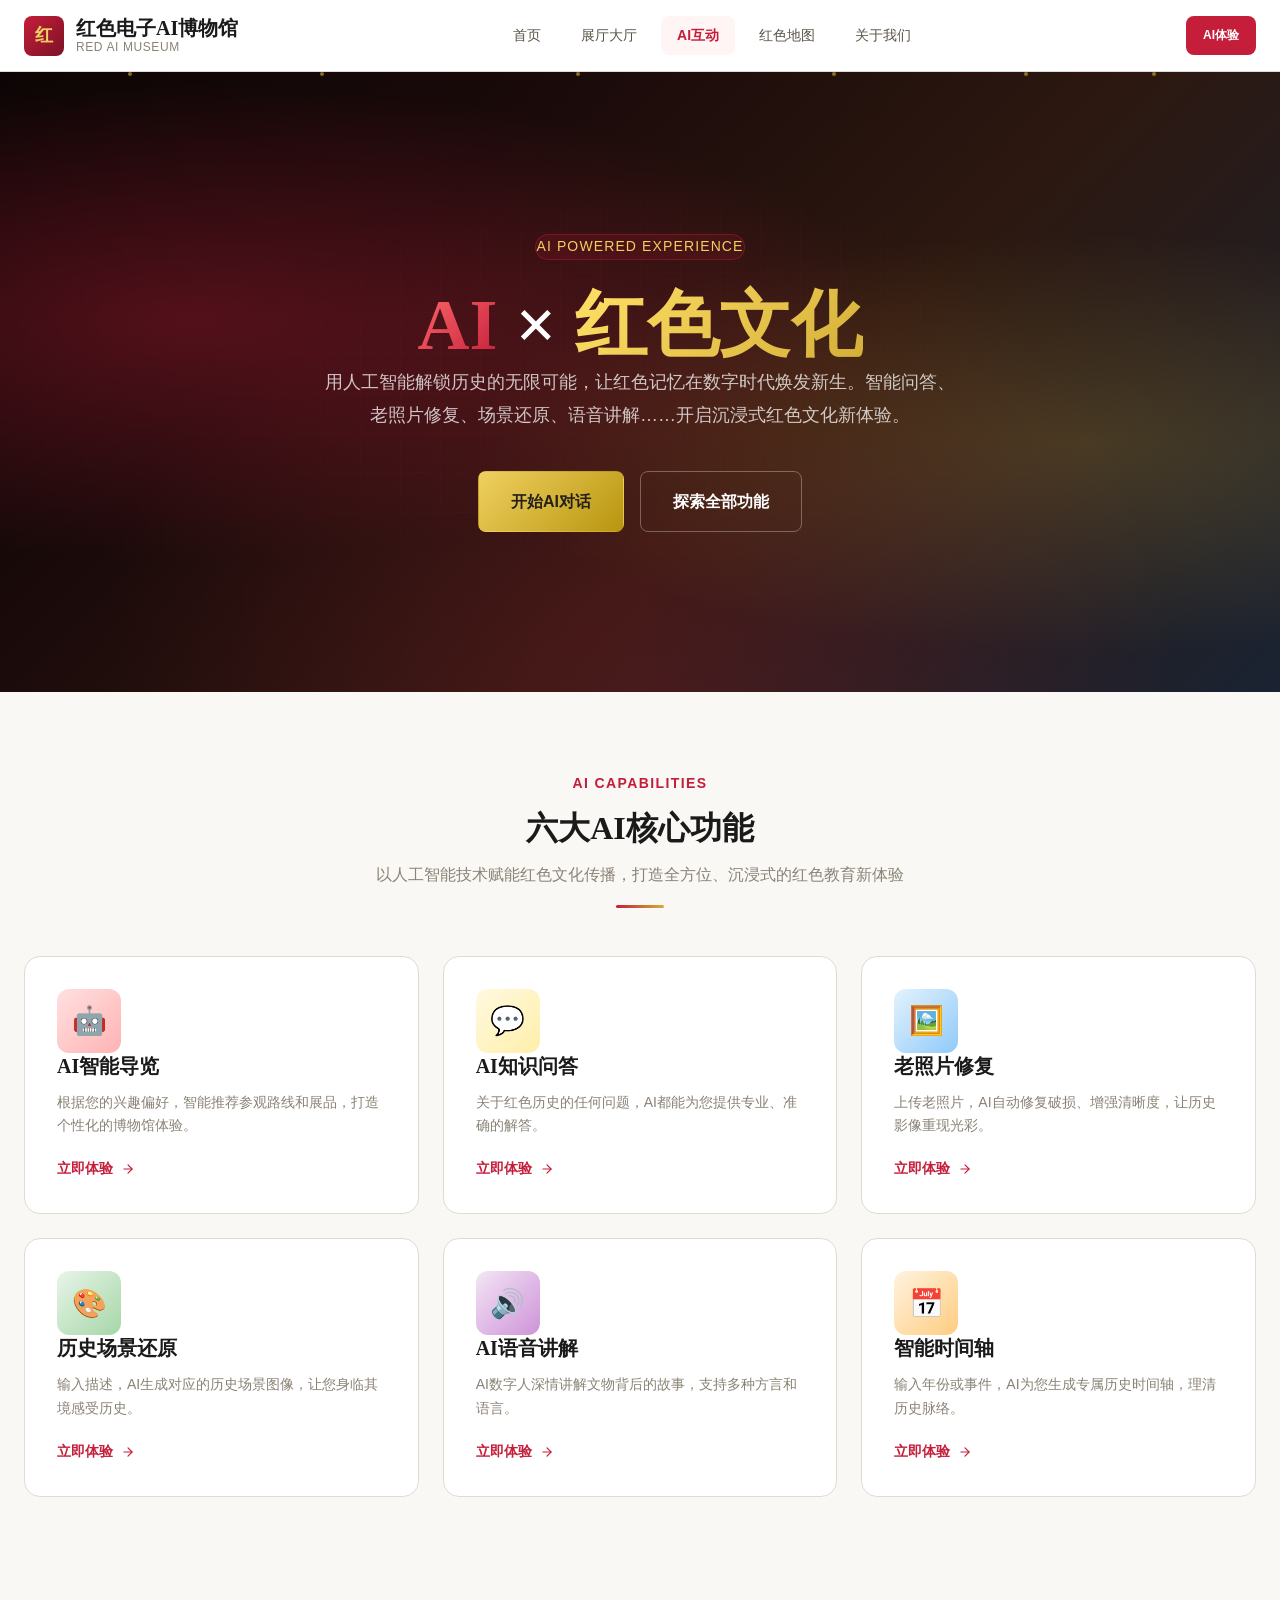
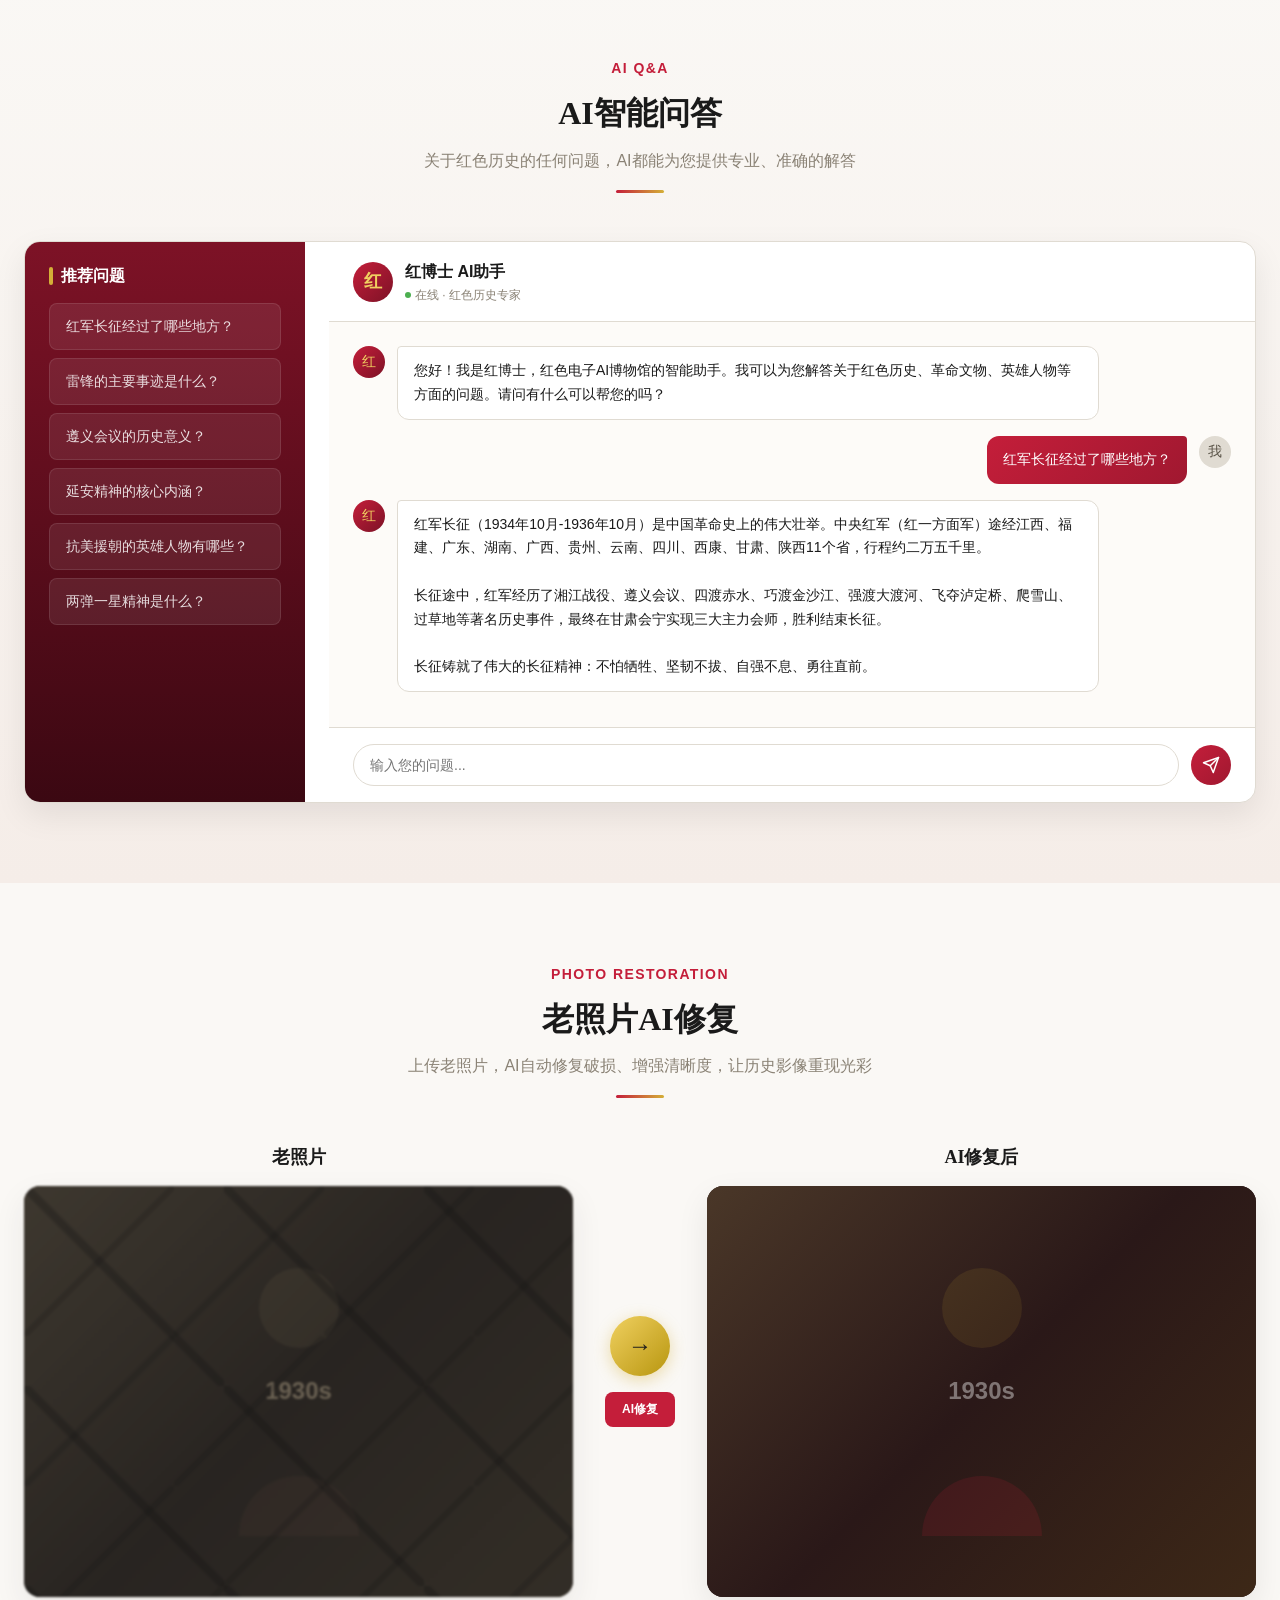
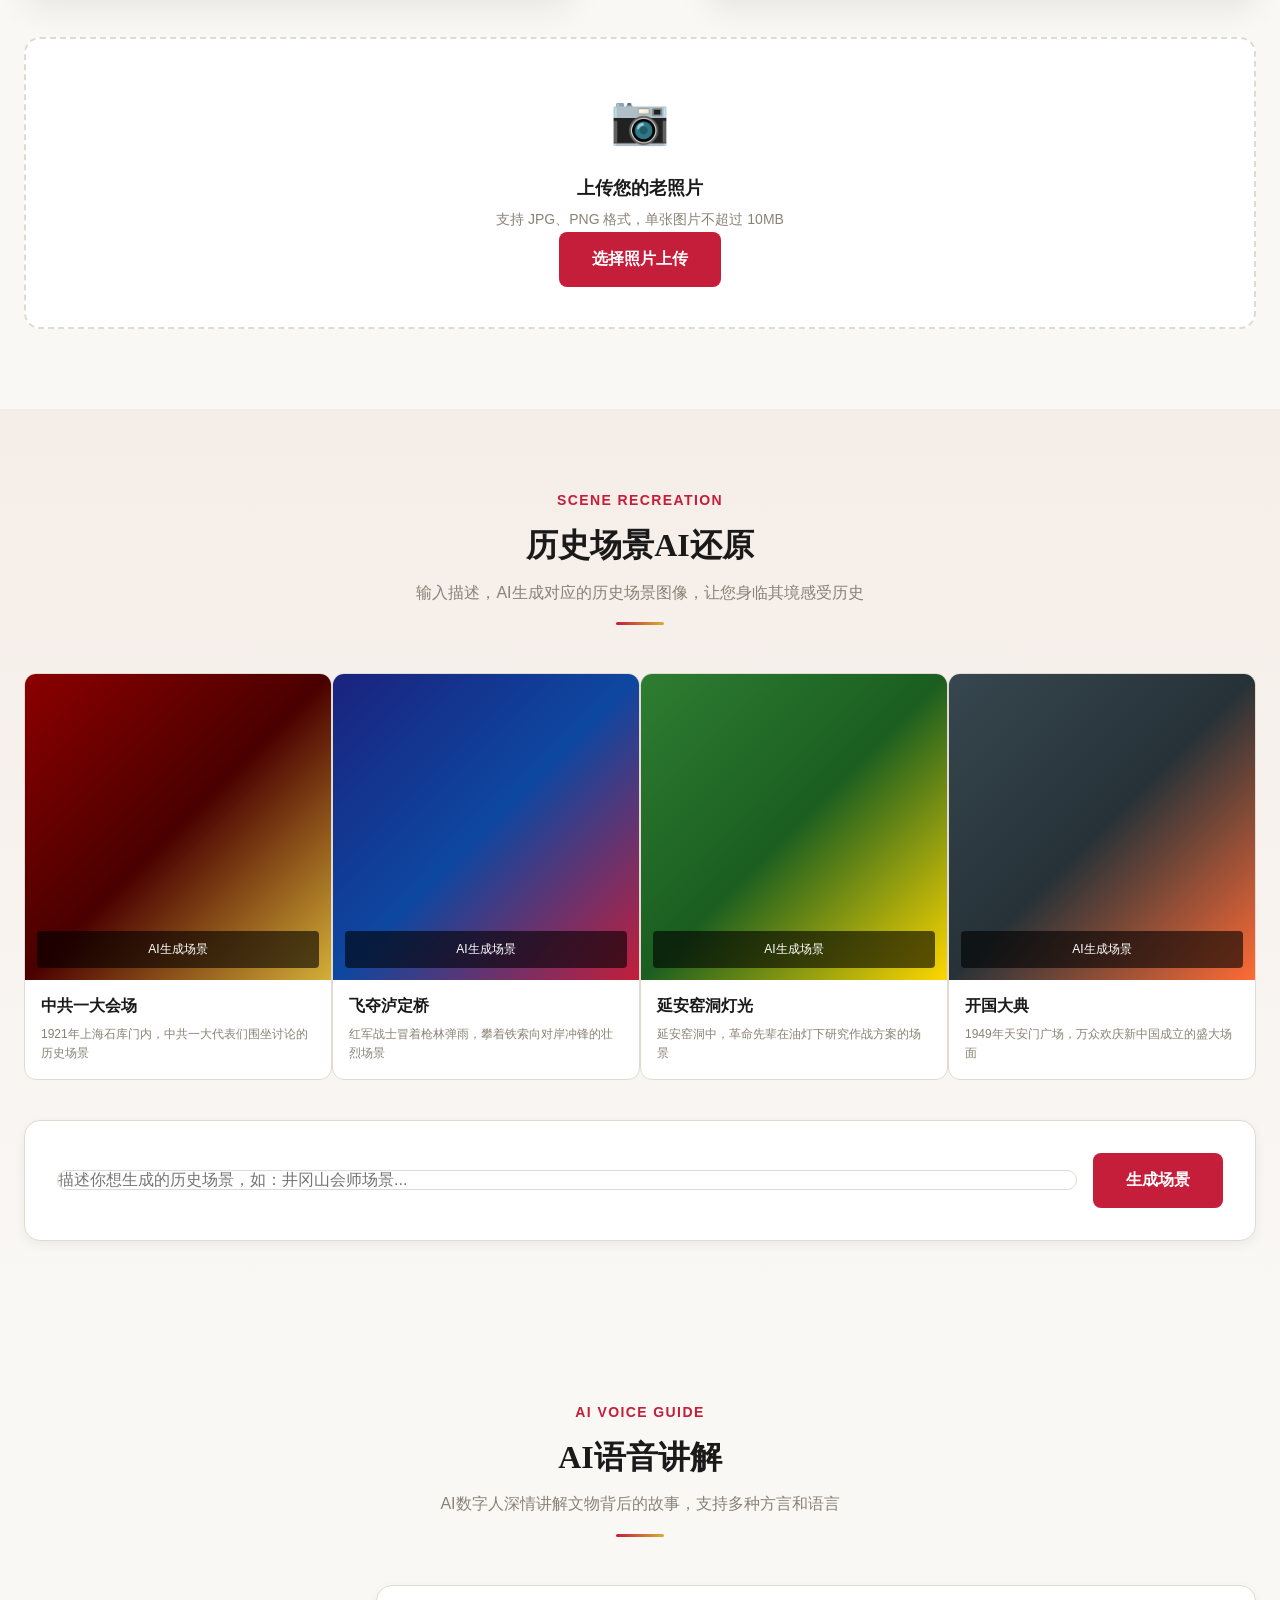
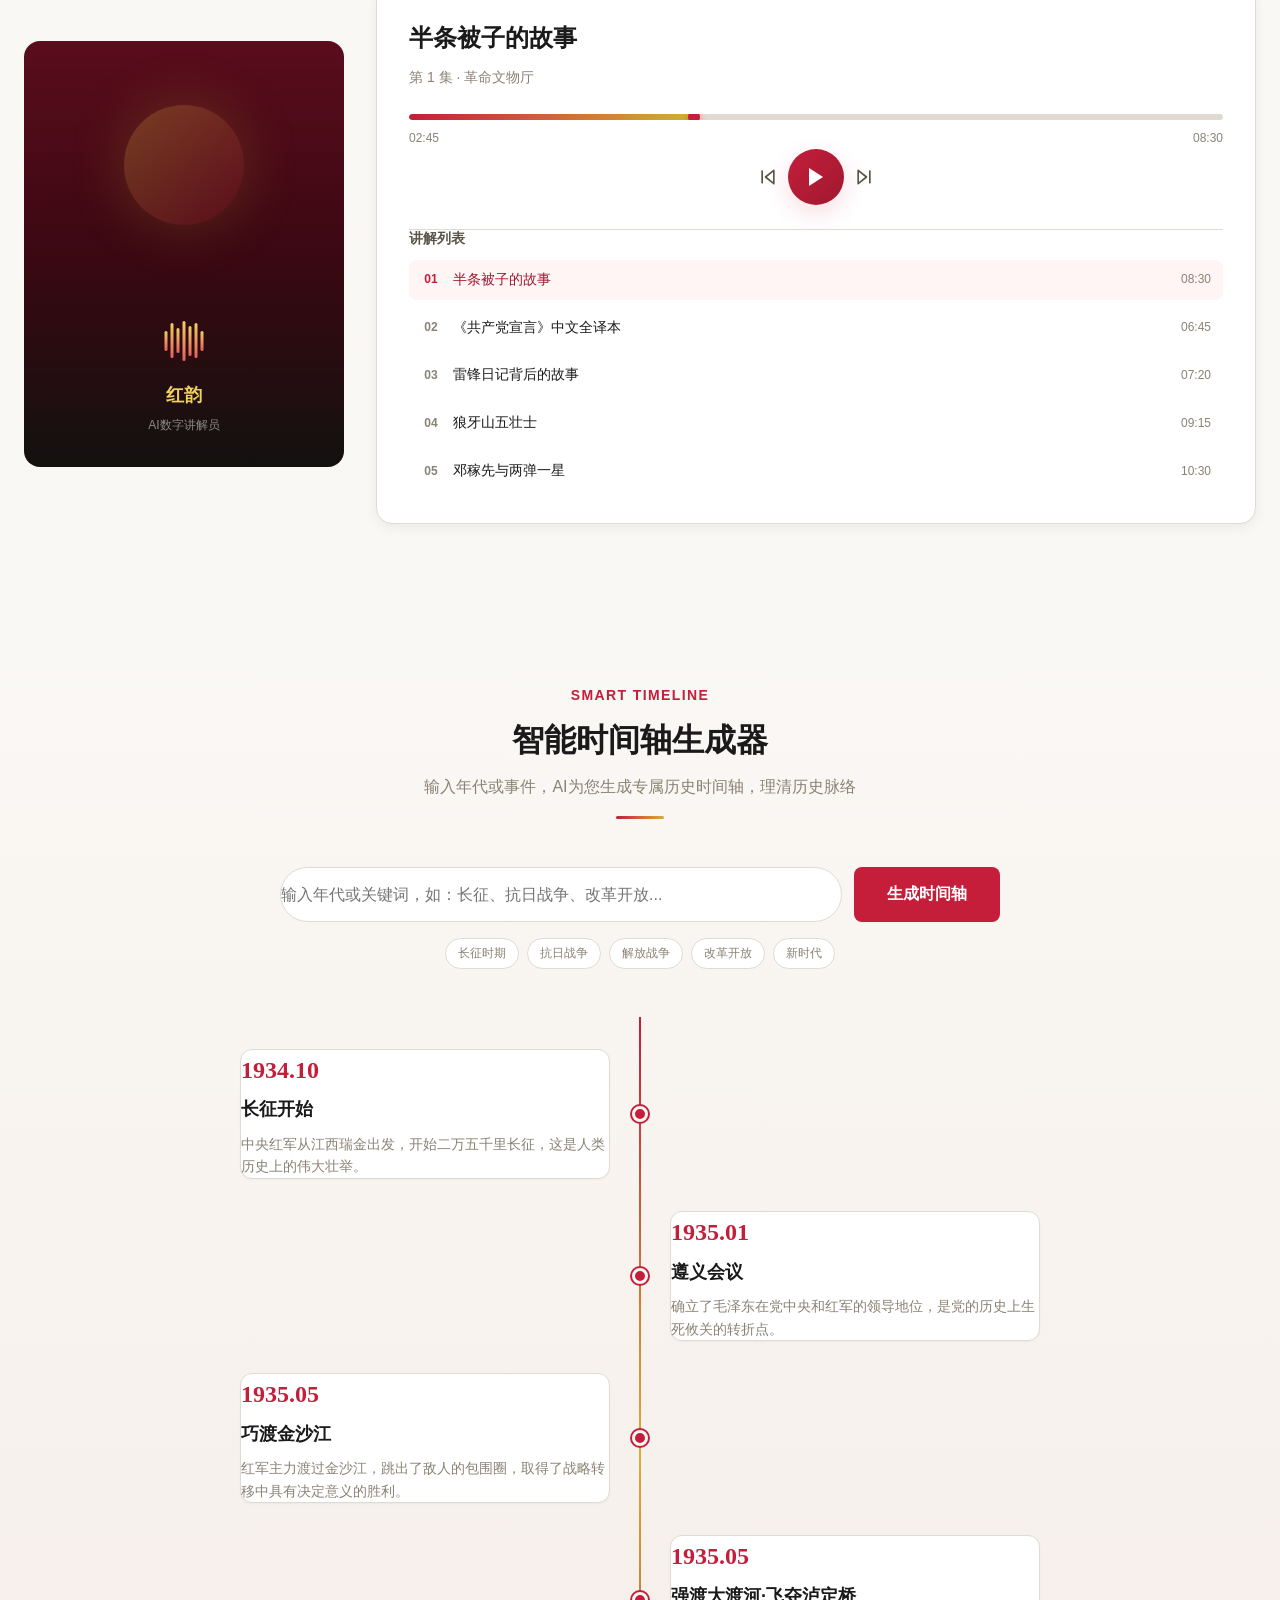
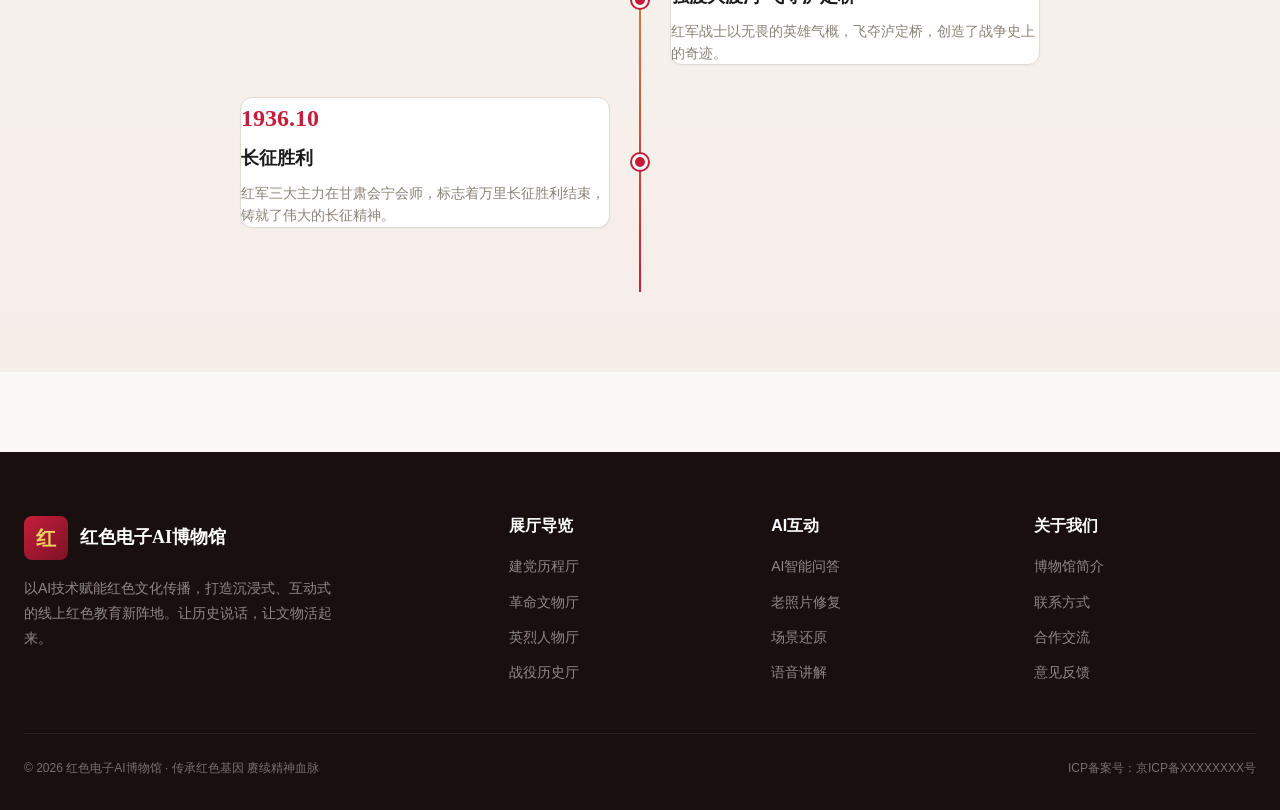
<file: ai-center.html>
<!DOCTYPE html>
<html lang="zh-CN">
<head>
  <meta charset="UTF-8">
  <meta name="viewport" content="width=device-width, initial-scale=1.0">
  <title>AI互动中心 - 红色电子AI博物馆</title>
  <link rel="stylesheet" href="styles.css">
  <style>
    /* ========== AI Center Page Styles ========== */

    /* Tech Hero */
    .ai-hero {
      position: relative;
      min-height: 620px;
      display: flex;
      align-items: center;
      overflow: hidden;
      background: linear-gradient(135deg, #0D0505 0%, #1A0A0A 30%, #2C1810 60%, #1A2332 100%);
    }
    .ai-hero::before {
      content: '';
      position: absolute;
      top: 0; left: 0; right: 0; bottom: 0;
      background:
        radial-gradient(ellipse at 15% 40%, rgba(196, 30, 58, 0.35) 0%, transparent 45%),
        radial-gradient(ellipse at 85% 60%, rgba(212, 175, 55, 0.2) 0%, transparent 40%),
        radial-gradient(ellipse at 50% 100%, rgba(196, 30, 58, 0.2) 0%, transparent 60%);
      pointer-events: none;
    }
    .ai-hero::after {
      content: '';
      position: absolute;
      top: 0; left: 0; right: 0; bottom: 0;
      background-image:
        linear-gradient(rgba(196, 30, 58, 0.05) 1px, transparent 1px),
        linear-gradient(90deg, rgba(196, 30, 58, 0.05) 1px, transparent 1px);
      background-size: 40px 40px;
      mask-image: radial-gradient(ellipse at center, black 30%, transparent 70%);
      -webkit-mask-image: radial-gradient(ellipse at center, black 30%, transparent 70%);
      pointer-events: none;
    }
    .ai-hero-content {
      position: relative;
      z-index: 2;
      padding: var(--space-20) 0;
      color: #fff;
      text-align: center;
      max-width: 900px;
      margin: 0 auto;
    }
    .ai-hero-content .eyebrow {
      display: inline-flex;
      align-items: center;
      gap: var(--space-2);
      padding: var(--space-2) var(--space-5);
      background: rgba(196, 30, 58, 0.15);
      border: 1px solid rgba(196, 30, 58, 0.4);
      border-radius: var(--radius-full);
      font-size: var(--fs-sm);
      color: var(--gold-300);
      margin-bottom: var(--space-6);
      backdrop-filter: blur(8px);
      font-weight: 500;
      letter-spacing: 0.08em;
    }
    .ai-hero-content h1 {
      font-size: clamp(2.5rem, 6vw, 4.5rem);
      color: #fff;
      margin-bottom: var(--space-5);
      line-height: 1.15;
      font-weight: 800;
    }
    .ai-hero-content h1 .highlight-red {
      background: linear-gradient(135deg, #FF6B6B, #C41E3A);
      -webkit-background-clip: text;
      -webkit-text-fill-color: transparent;
      background-clip: text;
    }
    .ai-hero-content h1 .highlight-gold {
      background: linear-gradient(135deg, #FFE066, #D4AF37);
      -webkit-background-clip: text;
      -webkit-text-fill-color: transparent;
      background-clip: text;
    }
    .ai-hero-content .desc {
      font-size: var(--fs-lg);
      color: rgba(255, 255, 255, 0.75);
      max-width: 640px;
      margin: 0 auto var(--space-10);
      line-height: 1.8;
    }
    .ai-hero-actions {
      display: flex;
      gap: var(--space-4);
      justify-content: center;
      flex-wrap: wrap;
    }

    /* Floating particles */
    .particles {
      position: absolute;
      top: 0; left: 0; right: 0; bottom: 0;
      pointer-events: none;
      overflow: hidden;
    }
    .particle {
      position: absolute;
      width: 4px;
      height: 4px;
      background: var(--gold-400);
      border-radius: 50%;
      opacity: 0.6;
      animation: float-up 6s infinite ease-in-out;
    }
    @keyframes float-up {
      0% { transform: translateY(100vh) scale(0); opacity: 0; }
      10% { opacity: 0.6; }
      90% { opacity: 0.6; }
      100% { transform: translateY(-100px) scale(1); opacity: 0; }
    }

    /* AI Features Grid */
    .ai-features {
      padding: var(--space-20) 0;
    }
    .ai-features-grid {
      display: grid;
      grid-template-columns: repeat(3, 1fr);
      gap: var(--space-6);
    }
    .ai-feature-card {
      background: var(--surface);
      border: 1px solid var(--border);
      border-radius: var(--radius-xl);
      padding: var(--space-8);
      transition: all var(--duration-base) var(--ease-standard);
      position: relative;
      overflow: hidden;
    }
    .ai-feature-card::before {
      content: '';
      position: absolute;
      top: 0; left: 0; right: 0;
      height: 3px;
      background: linear-gradient(90deg, var(--red-500), var(--gold-400));
      opacity: 0;
      transition: opacity var(--duration-base);
    }
    .ai-feature-card:hover {
      transform: translateY(-6px);
      box-shadow: var(--shadow-xl);
      border-color: var(--red-200);
    }
    .ai-feature-card:hover::before {
      opacity: 1;
    }
    .ai-feature-icon {
      width: 64px;
      height: 64px;
      border-radius: var(--radius-lg);
      display: flex;
      align-items: center;
      justify-content: center;
      margin-bottom: var(--space-5);
      font-size: 28px;
    }
    .ai-feature-card.red .ai-feature-icon { background: linear-gradient(135deg, #FFE0E0, #FFB3B3); color: var(--red-600); }
    .ai-feature-card.gold .ai-feature-icon { background: linear-gradient(135deg, #FFF9E0, #FFEFAA); color: var(--gold-600); }
    .ai-feature-card.blue .ai-feature-icon { background: linear-gradient(135deg, #E3F2FD, #90CAF9); color: #1565C0; }
    .ai-feature-card.green .ai-feature-icon { background: linear-gradient(135deg, #E8F5E9, #A5D6A7); color: #2E7D32; }
    .ai-feature-card.purple .ai-feature-icon { background: linear-gradient(135deg, #F3E5F5, #CE93D8); color: #7B1FA2; }
    .ai-feature-card.orange .ai-feature-icon { background: linear-gradient(135deg, #FFF3E0, #FFCC80); color: #E65100; }
    .ai-feature-card h3 {
      font-size: var(--fs-xl);
      margin-bottom: var(--space-3);
      color: var(--text);
    }
    .ai-feature-card p {
      color: var(--text-muted);
      font-size: var(--fs-sm);
      line-height: 1.7;
      margin-bottom: var(--space-4);
    }
    .ai-feature-card .feature-link {
      display: inline-flex;
      align-items: center;
      gap: var(--space-2);
      font-size: var(--fs-sm);
      font-weight: 600;
      color: var(--color-primary);
      text-decoration: none;
      transition: gap var(--duration-fast);
    }
    .ai-feature-card .feature-link:hover {
      gap: var(--space-3);
    }

    /* Chat Demo Section */
    .chat-section {
      padding: var(--space-20) 0;
      background: linear-gradient(180deg, var(--bg) 0%, #F5EDE8 100%);
    }
    .chat-demo {
      display: grid;
      grid-template-columns: 280px 1fr;
      gap: var(--space-6);
      background: var(--surface);
      border-radius: var(--radius-xl);
      overflow: hidden;
      border: 1px solid var(--border);
      box-shadow: var(--shadow-lg);
      min-height: 560px;
    }
    .chat-sidebar {
      background: linear-gradient(180deg, var(--red-700) 0%, var(--red-900) 100%);
      padding: var(--space-6);
      color: #fff;
    }
    .chat-sidebar h4 {
      color: #fff;
      font-size: var(--fs-base);
      margin-bottom: var(--space-4);
      display: flex;
      align-items: center;
      gap: var(--space-2);
    }
    .chat-sidebar h4::before {
      content: '';
      width: 4px;
      height: 18px;
      background: var(--gold-400);
      border-radius: 2px;
    }
    .preset-questions {
      display: flex;
      flex-direction: column;
      gap: var(--space-2);
    }
    .preset-question {
      padding: var(--space-3) var(--space-4);
      background: rgba(255, 255, 255, 0.08);
      border: 1px solid rgba(255, 255, 255, 0.1);
      border-radius: var(--radius-md);
      font-size: var(--fs-sm);
      color: rgba(255, 255, 255, 0.85);
      cursor: pointer;
      transition: all var(--duration-fast);
      text-align: left;
      line-height: 1.5;
    }
    .preset-question:hover {
      background: rgba(212, 175, 55, 0.2);
      border-color: var(--gold-400);
      color: #fff;
      transform: translateX(4px);
    }
    .chat-main {
      display: flex;
      flex-direction: column;
      min-height: 560px;
    }
    .chat-header {
      padding: var(--space-4) var(--space-6);
      border-bottom: 1px solid var(--border);
      display: flex;
      align-items: center;
      gap: var(--space-3);
    }
    .chat-avatar {
      width: 40px;
      height: 40px;
      border-radius: 50%;
      background: linear-gradient(135deg, var(--red-500), var(--red-700));
      display: flex;
      align-items: center;
      justify-content: center;
      color: var(--gold-300);
      font-weight: 700;
      font-size: var(--fs-lg);
    }
    .chat-header-info .name {
      font-weight: 600;
      font-size: var(--fs-base);
      color: var(--text);
    }
    .chat-header-info .status {
      font-size: var(--fs-xs);
      color: var(--text-muted);
      display: flex;
      align-items: center;
      gap: var(--space-1);
    }
    .chat-header-info .status::before {
      content: '';
      width: 6px;
      height: 6px;
      background: #4CAF50;
      border-radius: 50%;
    }
    .chat-messages {
      flex: 1;
      padding: var(--space-6);
      overflow-y: auto;
      display: flex;
      flex-direction: column;
      gap: var(--space-4);
      background: var(--surface-2);
    }
    .chat-msg {
      display: flex;
      gap: var(--space-3);
      max-width: 85%;
      animation: msg-in 0.3s var(--ease-decelerate);
    }
    @keyframes msg-in {
      from { opacity: 0; transform: translateY(8px); }
      to { opacity: 1; transform: translateY(0); }
    }
    .chat-msg.user {
      align-self: flex-end;
      flex-direction: row-reverse;
    }
    .chat-msg-avatar {
      width: 32px;
      height: 32px;
      border-radius: 50%;
      flex-shrink: 0;
      display: flex;
      align-items: center;
      justify-content: center;
      font-size: 14px;
    }
    .chat-msg.bot .chat-msg-avatar {
      background: linear-gradient(135deg, var(--red-500), var(--red-700));
      color: var(--gold-300);
    }
    .chat-msg.user .chat-msg-avatar {
      background: var(--gray-200);
      color: var(--gray-600);
    }
    .chat-msg-bubble {
      padding: var(--space-3) var(--space-4);
      border-radius: var(--radius-lg);
      font-size: var(--fs-sm);
      line-height: 1.7;
    }
    .chat-msg.bot .chat-msg-bubble {
      background: var(--surface);
      border: 1px solid var(--border);
      color: var(--text);
      border-top-left-radius: 4px;
    }
    .chat-msg.user .chat-msg-bubble {
      background: linear-gradient(135deg, var(--red-500), var(--red-600));
      color: #fff;
      border-top-right-radius: 4px;
    }
    .chat-input-area {
      padding: var(--space-4) var(--space-6);
      border-top: 1px solid var(--border);
      display: flex;
      gap: var(--space-3);
      align-items: center;
    }
    .chat-input {
      flex: 1;
      padding: var(--space-3) var(--space-4);
      border: 1px solid var(--border);
      border-radius: var(--radius-full);
      font-size: var(--fs-sm);
      outline: none;
      transition: border-color var(--duration-fast);
      font-family: inherit;
    }
    .chat-input:focus {
      border-color: var(--color-primary);
    }
    .chat-send-btn {
      width: 40px;
      height: 40px;
      border-radius: 50%;
      background: linear-gradient(135deg, var(--red-500), var(--red-600));
      color: #fff;
      display: flex;
      align-items: center;
      justify-content: center;
      transition: all var(--duration-fast);
    }
    .chat-send-btn:hover {
      transform: scale(1.05);
      box-shadow: var(--shadow-red);
    }

    /* Photo Restore Section */
    .restore-section {
      padding: var(--space-20) 0;
    }
    .restore-demo {
      display: grid;
      grid-template-columns: 1fr auto 1fr;
      gap: var(--space-8);
      align-items: center;
      margin-bottom: var(--space-10);
    }
    .restore-panel {
      text-align: center;
    }
    .restore-panel h4 {
      font-size: var(--fs-lg);
      margin-bottom: var(--space-4);
      color: var(--text);
    }
    .restore-img-box {
      aspect-ratio: 4/3;
      border-radius: var(--radius-xl);
      overflow: hidden;
      position: relative;
      box-shadow: var(--shadow-lg);
      background: #2A1818;
    }
    .restore-img-box .img-placeholder {
      width: 100%;
      height: 100%;
      background: linear-gradient(135deg, #4A3728 0%, #2A1818 50%, #3D2817 100%);
      display: flex;
      align-items: center;
      justify-content: center;
      color: rgba(255, 255, 255, 0.4);
      font-size: var(--fs-2xl);
      font-weight: 700;
      position: relative;
    }
    .restore-img-box .img-placeholder::before {
      content: '';
      position: absolute;
      top: 20%;
      left: 50%;
      transform: translateX(-50%);
      width: 80px;
      height: 80px;
      border-radius: 50%;
      background: rgba(212, 175, 55, 0.1);
    }
    .restore-img-box .img-placeholder::after {
      content: '';
      position: absolute;
      bottom: 15%;
      left: 50%;
      transform: translateX(-50%);
      width: 120px;
      height: 60px;
      border-radius: 60px 60px 0 0;
      background: rgba(196, 30, 58, 0.15);
    }
    .restore-old .restore-img-box {
      filter: sepia(0.8) blur(1px) contrast(0.8) brightness(0.7);
    }
    .restore-old .restore-img-box::after {
      content: '';
      position: absolute;
      top: 0; left: 0; right: 0; bottom: 0;
      background:
        linear-gradient(45deg, transparent 48%, rgba(0,0,0,0.3) 49%, rgba(0,0,0,0.3) 51%, transparent 52%),
        linear-gradient(-45deg, transparent 48%, rgba(0,0,0,0.2) 49%, rgba(0,0,0,0.2) 51%, transparent 52%);
      background-size: 200px 200px, 150px 150px;
      pointer-events: none;
    }
    .restore-new .restore-img-box {
      filter: none;
    }
    .restore-arrow {
      display: flex;
      flex-direction: column;
      align-items: center;
      gap: var(--space-4);
    }
    .restore-arrow-icon {
      width: 60px;
      height: 60px;
      border-radius: 50%;
      background: linear-gradient(135deg, var(--gold-300), var(--gold-500));
      display: flex;
      align-items: center;
      justify-content: center;
      color: var(--gray-800);
      font-weight: 700;
      font-size: 24px;
      box-shadow: 0 4px 16px rgba(212, 175, 55, 0.4);
      animation: pulse-glow 2s infinite;
    }
    @keyframes pulse-glow {
      0%, 100% { box-shadow: 0 4px 16px rgba(212, 175, 55, 0.4); }
      50% { box-shadow: 0 4px 24px rgba(212, 175, 55, 0.6); }
    }
    .restore-upload {
      background: var(--surface);
      border: 2px dashed var(--border);
      border-radius: var(--radius-xl);
      padding: var(--space-10);
      text-align: center;
      transition: all var(--duration-base);
    }
    .restore-upload:hover {
      border-color: var(--color-primary);
      background: var(--red-50);
    }
    .restore-upload-icon {
      font-size: 48px;
      margin-bottom: var(--space-4);
    }
    .restore-upload h4 {
      font-size: var(--fs-lg);
      margin-bottom: var(--space-2);
    }
    .restore-upload p {
      color: var(--text-muted);
      font-size: var(--fs-sm);
      margin-bottom: var(--space-5);
    }

    /* Scene Recreation Section */
    .scene-section {
      padding: var(--space-20) 0;
      background: linear-gradient(180deg, #F5EDE8 0%, var(--bg) 100%);
    }
    .scene-grid {
      display: grid;
      grid-template-columns: repeat(4, 1fr);
      gap: var(--space-5);
      margin-bottom: var(--space-10);
    }
    .scene-card {
      background: var(--surface);
      border-radius: var(--radius-lg);
      overflow: hidden;
      border: 1px solid var(--border);
      transition: all var(--duration-base);
    }
    .scene-card:hover {
      transform: translateY(-4px);
      box-shadow: var(--shadow-lg);
    }
    .scene-img {
      aspect-ratio: 1;
      position: relative;
      overflow: hidden;
    }
    .scene-img .gradient-1 { background: linear-gradient(135deg, #8B0000 0%, #4A0000 50%, #D4AF37 100%); width: 100%; height: 100%; }
    .scene-img .gradient-2 { background: linear-gradient(135deg, #1A237E 0%, #0D47A1 50%, #C41E3A 100%); width: 100%; height: 100%; }
    .scene-img .gradient-3 { background: linear-gradient(135deg, #2E7D32 0%, #1B5E20 50%, #FFD700 100%); width: 100%; height: 100%; }
    .scene-img .gradient-4 { background: linear-gradient(135deg, #37474F 0%, #263238 50%, #FF6B35 100%); width: 100%; height: 100%; }
    .scene-img .scene-label {
      position: absolute;
      bottom: var(--space-3);
      left: var(--space-3);
      right: var(--space-3);
      background: rgba(0, 0, 0, 0.6);
      backdrop-filter: blur(8px);
      color: #fff;
      padding: var(--space-2) var(--space-3);
      border-radius: var(--radius-sm);
      font-size: var(--fs-xs);
      text-align: center;
    }
    .scene-card-body {
      padding: var(--space-4);
    }
    .scene-card-body h4 {
      font-size: var(--fs-base);
      margin-bottom: var(--space-2);
    }
    .scene-card-body p {
      font-size: var(--fs-xs);
      color: var(--text-muted);
      line-height: 1.6;
    }
    .scene-generator {
      background: var(--surface);
      border-radius: var(--radius-xl);
      padding: var(--space-8);
      display: flex;
      gap: var(--space-4);
      align-items: center;
      box-shadow: var(--shadow-md);
      border: 1px solid var(--border);
    }
    .scene-generator-input {
      flex: 1;
      padding: var(--space-4) var(--space-5);
      border: 1px solid var(--border);
      border-radius: var(--radius-full);
      font-size: var(--fs-base);
      outline: none;
      font-family: inherit;
      transition: border-color var(--duration-fast);
    }
    .scene-generator-input:focus {
      border-color: var(--color-primary);
    }

    /* Voice Guide Section */
    .voice-section {
      padding: var(--space-20) 0;
    }
    .voice-demo {
      display: grid;
      grid-template-columns: 320px 1fr;
      gap: var(--space-8);
      align-items: center;
    }
    .voice-digital-human {
      aspect-ratio: 3/4;
      border-radius: var(--radius-xl);
      background: linear-gradient(180deg, var(--red-800) 0%, var(--red-900) 50%, var(--gray-900) 100%);
      position: relative;
      overflow: hidden;
      display: flex;
      flex-direction: column;
      align-items: center;
      justify-content: flex-end;
      padding-bottom: var(--space-8);
    }
    .voice-digital-human::before {
      content: '';
      position: absolute;
      top: 15%;
      left: 50%;
      transform: translateX(-50%);
      width: 120px;
      height: 120px;
      border-radius: 50%;
      background: linear-gradient(135deg, rgba(212, 175, 55, 0.3), rgba(196, 30, 58, 0.2));
      box-shadow: 0 0 60px rgba(212, 175, 55, 0.2);
    }
    .voice-digital-human .human-figure {
      position: relative;
      z-index: 1;
      text-align: center;
      color: rgba(255, 255, 255, 0.9);
    }
    .voice-digital-human .human-name {
      font-size: var(--fs-lg);
      font-weight: 600;
      margin-bottom: var(--space-1);
      color: var(--gold-300);
    }
    .voice-digital-human .human-title {
      font-size: var(--fs-xs);
      color: rgba(255, 255, 255, 0.5);
    }
    .voice-waves {
      position: absolute;
      bottom: 25%;
      left: 50%;
      transform: translateX(-50%);
      display: flex;
      gap: 3px;
      align-items: center;
      height: 40px;
    }
    .voice-wave {
      width: 3px;
      background: linear-gradient(180deg, var(--gold-300), var(--red-400));
      border-radius: 2px;
      animation: wave 1.2s ease-in-out infinite;
    }
    .voice-wave:nth-child(1) { height: 20px; animation-delay: 0s; }
    .voice-wave:nth-child(2) { height: 35px; animation-delay: 0.1s; }
    .voice-wave:nth-child(3) { height: 25px; animation-delay: 0.2s; }
    .voice-wave:nth-child(4) { height: 40px; animation-delay: 0.3s; }
    .voice-wave:nth-child(5) { height: 30px; animation-delay: 0.4s; }
    .voice-wave:nth-child(6) { height: 35px; animation-delay: 0.5s; }
    .voice-wave:nth-child(7) { height: 20px; animation-delay: 0.6s; }
    @keyframes wave {
      0%, 100% { transform: scaleY(0.5); }
      50% { transform: scaleY(1); }
    }
    .voice-player {
      background: var(--surface);
      border-radius: var(--radius-xl);
      padding: var(--space-8);
      border: 1px solid var(--border);
      box-shadow: var(--shadow-md);
    }
    .voice-player-title {
      font-size: var(--fs-2xl);
      font-weight: 700;
      margin-bottom: var(--space-2);
      color: var(--text);
    }
    .voice-player-subtitle {
      color: var(--text-muted);
      font-size: var(--fs-sm);
      margin-bottom: var(--space-6);
    }
    .voice-progress {
      margin-bottom: var(--space-5);
    }
    .voice-progress-bar {
      height: 6px;
      background: var(--gray-200);
      border-radius: 3px;
      overflow: hidden;
      margin-bottom: var(--space-2);
      cursor: pointer;
    }
    .voice-progress-fill {
      height: 100%;
      width: 35%;
      background: linear-gradient(90deg, var(--red-500), var(--gold-400));
      border-radius: 3px;
      position: relative;
    }
    .voice-progress-fill::after {
      content: '';
      position: absolute;
      right: -6px;
      top: 50%;
      transform: translateY(-50%);
      width: 12px;
      height: 12px;
      border-radius: 50%;
      background: var(--red-500);
      box-shadow: 0 2px 6px rgba(196, 30, 58, 0.4);
    }
    .voice-progress-time {
      display: flex;
      justify-content: space-between;
      font-size: var(--fs-xs);
      color: var(--text-muted);
    }
    .voice-controls {
      display: flex;
      align-items: center;
      justify-content: center;
      gap: var(--space-5);
      margin-bottom: var(--space-6);
    }
    .voice-ctrl-btn {
      width: 40px;
      height: 40px;
      border-radius: 50%;
      display: flex;
      align-items: center;
      justify-content: center;
      color: var(--text-secondary);
      transition: all var(--duration-fast);
    }
    .voice-ctrl-btn:hover {
      background: var(--gray-100);
      color: var(--color-primary);
    }
    .voice-play-btn {
      width: 56px;
      height: 56px;
      border-radius: 50%;
      background: linear-gradient(135deg, var(--red-500), var(--red-600));
      color: #fff;
      display: flex;
      align-items: center;
      justify-content: center;
      box-shadow: var(--shadow-red);
      transition: all var(--duration-fast);
    }
    .voice-play-btn:hover {
      transform: scale(1.05);
      box-shadow: 0 6px 20px rgba(196, 30, 58, 0.3);
    }
    .voice-playlist {
      border-top: 1px solid var(--border);
      padding-top: var(--space-5);
    }
    .voice-playlist h5 {
      font-size: var(--fs-sm);
      color: var(--text-secondary);
      margin-bottom: var(--space-3);
    }
    .voice-playlist-items {
      display: flex;
      flex-direction: column;
      gap: var(--space-2);
    }
    .voice-playlist-item {
      display: flex;
      align-items: center;
      gap: var(--space-3);
      padding: var(--space-2) var(--space-3);
      border-radius: var(--radius-md);
      cursor: pointer;
      transition: background var(--duration-fast);
      font-size: var(--fs-sm);
    }
    .voice-playlist-item:hover {
      background: var(--gray-50);
    }
    .voice-playlist-item.active {
      background: var(--red-50);
      color: var(--red-600);
    }
    .voice-playlist-item .idx {
      width: 20px;
      text-align: center;
      font-weight: 600;
      font-size: var(--fs-xs);
      color: var(--text-muted);
    }
    .voice-playlist-item.active .idx {
      color: var(--red-500);
    }
    .voice-playlist-item .title {
      flex: 1;
    }
    .voice-playlist-item .duration {
      font-size: var(--fs-xs);
      color: var(--text-muted);
    }

    /* Timeline Generator Section */
    .timeline-section {
      padding: var(--space-20) 0;
      background: linear-gradient(180deg, var(--bg) 0%, #F5EDE8 100%);
    }
    .timeline-generator {
      max-width: 720px;
      margin: 0 auto var(--space-12);
      text-align: center;
    }
    .timeline-generator-input-wrap {
      display: flex;
      gap: var(--space-3);
      margin-bottom: var(--space-4);
    }
    .timeline-generator-input {
      flex: 1;
      padding: var(--space-4) var(--space-5);
      border: 1px solid var(--border);
      border-radius: var(--radius-full);
      font-size: var(--fs-base);
      outline: none;
      font-family: inherit;
      transition: border-color var(--duration-fast);
    }
    .timeline-generator-input:focus {
      border-color: var(--color-primary);
    }
    .timeline-tags {
      display: flex;
      justify-content: center;
      gap: var(--space-2);
      flex-wrap: wrap;
    }
    .timeline-tag {
      padding: var(--space-1) var(--space-3);
      background: var(--surface);
      border: 1px solid var(--border);
      border-radius: var(--radius-full);
      font-size: var(--fs-xs);
      color: var(--text-muted);
      cursor: pointer;
      transition: all var(--duration-fast);
    }
    .timeline-tag:hover {
      border-color: var(--color-primary);
      color: var(--color-primary);
    }
    .timeline-result {
      position: relative;
      max-width: 800px;
      margin: 0 auto;
      padding: var(--space-8) 0;
    }
    .timeline-result::before {
      content: '';
      position: absolute;
      left: 50%;
      top: 0;
      bottom: 0;
      width: 2px;
      background: linear-gradient(180deg, var(--red-500), var(--gold-400), var(--red-500));
      transform: translateX(-50%);
    }
    .timeline-item {
      display: flex;
      align-items: center;
      margin-bottom: var(--space-8);
      position: relative;
    }
    .timeline-item:nth-child(odd) {
      flex-direction: row;
    }
    .timeline-item:nth-child(even) {
      flex-direction: row-reverse;
    }
    .timeline-item-content {
      width: calc(50% - 30px);
      background: var(--surface);
      border: 1px solid var(--border);
      border-radius: var(--radius-lg);
      padding: var(--space-5);
      box-shadow: var(--shadow-sm);
      transition: all var(--duration-base);
    }
    .timeline-item-content:hover {
      box-shadow: var(--shadow-md);
      transform: translateY(-2px);
    }
    .timeline-item-dot {
      position: absolute;
      left: 50%;
      top: 50%;
      transform: translate(-50%, -50%);
      width: 16px;
      height: 16px;
      border-radius: 50%;
      background: var(--red-500);
      border: 3px solid var(--bg);
      box-shadow: 0 0 0 2px var(--red-500);
      z-index: 1;
    }
    .timeline-item-year {
      font-size: var(--fs-2xl);
      font-weight: 700;
      color: var(--red-500);
      font-family: var(--font-display);
      margin-bottom: var(--space-1);
    }
    .timeline-item-title {
      font-size: var(--fs-lg);
      font-weight: 600;
      margin-bottom: var(--space-2);
      color: var(--text);
    }
    .timeline-item-desc {
      font-size: var(--fs-sm);
      color: var(--text-muted);
      line-height: 1.6;
    }

    /* Responsive */
    @media (max-width: 1024px) {
      .ai-features-grid { grid-template-columns: repeat(2, 1fr); }
      .scene-grid { grid-template-columns: repeat(2, 1fr); }
      .restore-demo { grid-template-columns: 1fr; gap: var(--space-6); }
      .restore-arrow { flex-direction: row; }
      .voice-demo { grid-template-columns: 1fr; }
      .voice-digital-human { aspect-ratio: 16/9; max-width: 400px; margin: 0 auto; width: 100%; }
    }
    @media (max-width: 768px) {
      .chat-demo { grid-template-columns: 1fr; }
      .chat-sidebar { order: 2; }
      .chat-main { order: 1; min-height: 400px; }
      .ai-features-grid { grid-template-columns: 1fr; }
      .scene-grid { grid-template-columns: repeat(2, 1fr); }
      .scene-generator { flex-direction: column; }
      .timeline-result::before { left: 20px; }
      .timeline-item, .timeline-item:nth-child(even) { flex-direction: row; padding-left: 50px; }
      .timeline-item-content { width: 100%; }
      .timeline-item-dot { left: 20px; transform: translateY(-50%); }
    }
  </style>
</head>
<body>
  <!-- 导航栏 -->
  <div id="navbar-container"></div>

  <main>
    <!-- Hero区 -->
    <section class="ai-hero">
      <div class="particles">
        <div class="particle" style="left: 10%; animation-delay: 0s; animation-duration: 8s;"></div>
        <div class="particle" style="left: 25%; animation-delay: 2s; animation-duration: 6s;"></div>
        <div class="particle" style="left: 45%; animation-delay: 1s; animation-duration: 7s;"></div>
        <div class="particle" style="left: 65%; animation-delay: 3s; animation-duration: 5s;"></div>
        <div class="particle" style="left: 80%; animation-delay: 0.5s; animation-duration: 9s;"></div>
        <div class="particle" style="left: 90%; animation-delay: 2.5s; animation-duration: 7s;"></div>
      </div>
      <div class="container">
        <div class="ai-hero-content animate-on-scroll">
          <div class="eyebrow">AI POWERED EXPERIENCE</div>
          <h1>
            <span class="highlight-red">AI</span> × <span class="highlight-gold">红色文化</span>
          </h1>
          <p class="desc">用人工智能解锁历史的无限可能，让红色记忆在数字时代焕发新生。智能问答、老照片修复、场景还原、语音讲解……开启沉浸式红色文化新体验。</p>
          <div class="ai-hero-actions">
            <a href="#chat-demo" class="btn btn-gold btn-lg">开始AI对话</a>
            <a href="#features" class="btn btn-secondary btn-lg" style="color: #fff; border-color: rgba(255,255,255,0.3);">探索全部功能</a>
          </div>
        </div>
      </div>
    </section>

    <!-- AI功能总览 -->
    <section class="ai-features" id="features">
      <div class="container">
        <div class="section-header animate-on-scroll">
          <div class="eyebrow">AI CAPABILITIES</div>
          <h2>六大AI核心功能</h2>
          <p>以人工智能技术赋能红色文化传播，打造全方位、沉浸式的红色教育新体验</p>
          <div class="divider-line"></div>
        </div>
        <div class="ai-features-grid" id="aiFeaturesGrid">
          <!-- Features will be rendered by JS -->
        </div>
      </div>
    </section>

    <!-- AI问答演示区 -->
    <section class="chat-section" id="chat-demo">
      <div class="container">
        <div class="section-header animate-on-scroll">
          <div class="eyebrow">AI Q&A</div>
          <h2>AI智能问答</h2>
          <p>关于红色历史的任何问题，AI都能为您提供专业、准确的解答</p>
          <div class="divider-line"></div>
        </div>
        <div class="chat-demo animate-on-scroll">
          <div class="chat-sidebar">
            <h4>推荐问题</h4>
            <div class="preset-questions">
              <button class="preset-question">红军长征经过了哪些地方？</button>
              <button class="preset-question">雷锋的主要事迹是什么？</button>
              <button class="preset-question">遵义会议的历史意义？</button>
              <button class="preset-question">延安精神的核心内涵？</button>
              <button class="preset-question">抗美援朝的英雄人物有哪些？</button>
              <button class="preset-question">两弹一星精神是什么？</button>
            </div>
          </div>
          <div class="chat-main">
            <div class="chat-header">
              <div class="chat-avatar">红</div>
              <div class="chat-header-info">
                <div class="name">红博士 AI助手</div>
                <div class="status">在线 · 红色历史专家</div>
              </div>
            </div>
            <div class="chat-messages" id="chatMessages">
              <div class="chat-msg bot">
                <div class="chat-msg-avatar">红</div>
                <div class="chat-msg-bubble">
                  您好！我是红博士，红色电子AI博物馆的智能助手。我可以为您解答关于红色历史、革命文物、英雄人物等方面的问题。请问有什么可以帮您的吗？
                </div>
              </div>
              <div class="chat-msg user">
                <div class="chat-msg-avatar">我</div>
                <div class="chat-msg-bubble">
                  红军长征经过了哪些地方？
                </div>
              </div>
              <div class="chat-msg bot">
                <div class="chat-msg-avatar">红</div>
                <div class="chat-msg-bubble">
                  红军长征（1934年10月-1936年10月）是中国革命史上的伟大壮举。中央红军（红一方面军）途经江西、福建、广东、湖南、广西、贵州、云南、四川、西康、甘肃、陕西11个省，行程约二万五千里。
                  <br><br>
                  长征途中，红军经历了湘江战役、遵义会议、四渡赤水、巧渡金沙江、强渡大渡河、飞夺泸定桥、爬雪山、过草地等著名历史事件，最终在甘肃会宁实现三大主力会师，胜利结束长征。
                  <br><br>
                  长征铸就了伟大的长征精神：不怕牺牲、坚韧不拔、自强不息、勇往直前。
                </div>
              </div>
            </div>
            <div class="chat-input-area">
              <input type="text" class="chat-input" placeholder="输入您的问题..." id="chatInput">
              <button class="chat-send-btn" id="chatSendBtn">
                <svg width="18" height="18" viewBox="0 0 24 24" fill="none" stroke="currentColor" stroke-width="2" stroke-linecap="round" stroke-linejoin="round">
                  <line x1="22" y1="2" x2="11" y2="13"></line>
                  <polygon points="22 2 15 22 11 13 2 9 22 2"></polygon>
                </svg>
              </button>
            </div>
          </div>
        </div>
      </div>
    </section>

    <!-- 老照片修复演示区 -->
    <section class="restore-section">
      <div class="container">
        <div class="section-header animate-on-scroll">
          <div class="eyebrow">PHOTO RESTORATION</div>
          <h2>老照片AI修复</h2>
          <p>上传老照片，AI自动修复破损、增强清晰度，让历史影像重现光彩</p>
          <div class="divider-line"></div>
        </div>
        <div class="restore-demo animate-on-scroll">
          <div class="restore-panel restore-old">
            <h4>老照片</h4>
            <div class="restore-img-box">
              <div class="img-placeholder">1930s</div>
            </div>
          </div>
          <div class="restore-arrow">
            <div class="restore-arrow-icon">→</div>
            <button class="btn btn-primary btn-sm">AI修复</button>
          </div>
          <div class="restore-panel restore-new">
            <h4>AI修复后</h4>
            <div class="restore-img-box">
              <div class="img-placeholder" style="filter: none;">1930s</div>
            </div>
          </div>
        </div>
        <div class="restore-upload animate-on-scroll">
          <div class="restore-upload-icon">📷</div>
          <h4>上传您的老照片</h4>
          <p>支持 JPG、PNG 格式，单张图片不超过 10MB</p>
          <button class="btn btn-primary btn-lg">选择照片上传</button>
        </div>
      </div>
    </section>

    <!-- 历史场景还原演示区 -->
    <section class="scene-section">
      <div class="container">
        <div class="section-header animate-on-scroll">
          <div class="eyebrow">SCENE RECREATION</div>
          <h2>历史场景AI还原</h2>
          <p>输入描述，AI生成对应的历史场景图像，让您身临其境感受历史</p>
          <div class="divider-line"></div>
        </div>
        <div class="scene-grid animate-on-scroll">
          <div class="scene-card">
            <div class="scene-img">
              <div class="gradient-1"></div>
              <div class="scene-label">AI生成场景</div>
            </div>
            <div class="scene-card-body">
              <h4>中共一大会场</h4>
              <p>1921年上海石库门内，中共一大代表们围坐讨论的历史场景</p>
            </div>
          </div>
          <div class="scene-card">
            <div class="scene-img">
              <div class="gradient-2"></div>
              <div class="scene-label">AI生成场景</div>
            </div>
            <div class="scene-card-body">
              <h4>飞夺泸定桥</h4>
              <p>红军战士冒着枪林弹雨，攀着铁索向对岸冲锋的壮烈场景</p>
            </div>
          </div>
          <div class="scene-card">
            <div class="scene-img">
              <div class="gradient-3"></div>
              <div class="scene-label">AI生成场景</div>
            </div>
            <div class="scene-card-body">
              <h4>延安窑洞灯光</h4>
              <p>延安窑洞中，革命先辈在油灯下研究作战方案的场景</p>
            </div>
          </div>
          <div class="scene-card">
            <div class="scene-img">
              <div class="gradient-4"></div>
              <div class="scene-label">AI生成场景</div>
            </div>
            <div class="scene-card-body">
              <h4>开国大典</h4>
              <p>1949年天安门广场，万众欢庆新中国成立的盛大场面</p>
            </div>
          </div>
        </div>
        <div class="scene-generator animate-on-scroll">
          <input type="text" class="scene-generator-input" placeholder="描述你想生成的历史场景，如：井冈山会师场景...">
          <button class="btn btn-primary btn-lg">生成场景</button>
        </div>
      </div>
    </section>

    <!-- AI语音讲解 -->
    <section class="voice-section">
      <div class="container">
        <div class="section-header animate-on-scroll">
          <div class="eyebrow">AI VOICE GUIDE</div>
          <h2>AI语音讲解</h2>
          <p>AI数字人深情讲解文物背后的故事，支持多种方言和语言</p>
          <div class="divider-line"></div>
        </div>
        <div class="voice-demo animate-on-scroll">
          <div class="voice-digital-human">
            <div class="voice-waves">
              <div class="voice-wave"></div>
              <div class="voice-wave"></div>
              <div class="voice-wave"></div>
              <div class="voice-wave"></div>
              <div class="voice-wave"></div>
              <div class="voice-wave"></div>
              <div class="voice-wave"></div>
            </div>
            <div class="human-figure">
              <div class="human-name">红韵</div>
              <div class="human-title">AI数字讲解员</div>
            </div>
          </div>
          <div class="voice-player">
            <div class="voice-player-title">半条被子的故事</div>
            <div class="voice-player-subtitle">第 1 集 · 革命文物厅</div>
            <div class="voice-progress">
              <div class="voice-progress-bar">
                <div class="voice-progress-fill"></div>
              </div>
              <div class="voice-progress-time">
                <span>02:45</span>
                <span>08:30</span>
              </div>
            </div>
            <div class="voice-controls">
              <button class="voice-ctrl-btn">
                <svg width="20" height="20" viewBox="0 0 24 24" fill="none" stroke="currentColor" stroke-width="2" stroke-linecap="round" stroke-linejoin="round">
                  <polygon points="19 20 9 12 19 4 19 20"></polygon>
                  <line x1="5" y1="19" x2="5" y2="5"></line>
                </svg>
              </button>
              <button class="voice-play-btn" id="voicePlayBtn">
                <svg width="24" height="24" viewBox="0 0 24 24" fill="currentColor">
                  <polygon points="5 3 19 12 5 21 5 3"></polygon>
                </svg>
              </button>
              <button class="voice-ctrl-btn">
                <svg width="20" height="20" viewBox="0 0 24 24" fill="none" stroke="currentColor" stroke-width="2" stroke-linecap="round" stroke-linejoin="round">
                  <polygon points="5 4 15 12 5 20 5 4"></polygon>
                  <line x1="19" y1="5" x2="19" y2="19"></line>
                </svg>
              </button>
            </div>
            <div class="voice-playlist">
              <h5>讲解列表</h5>
              <div class="voice-playlist-items">
                <div class="voice-playlist-item active">
                  <span class="idx">01</span>
                  <span class="title">半条被子的故事</span>
                  <span class="duration">08:30</span>
                </div>
                <div class="voice-playlist-item">
                  <span class="idx">02</span>
                  <span class="title">《共产党宣言》中文全译本</span>
                  <span class="duration">06:45</span>
                </div>
                <div class="voice-playlist-item">
                  <span class="idx">03</span>
                  <span class="title">雷锋日记背后的故事</span>
                  <span class="duration">07:20</span>
                </div>
                <div class="voice-playlist-item">
                  <span class="idx">04</span>
                  <span class="title">狼牙山五壮士</span>
                  <span class="duration">09:15</span>
                </div>
                <div class="voice-playlist-item">
                  <span class="idx">05</span>
                  <span class="title">邓稼先与两弹一星</span>
                  <span class="duration">10:30</span>
                </div>
              </div>
            </div>
          </div>
        </div>
      </div>
    </section>

    <!-- 智能时间轴生成器 -->
    <section class="timeline-section">
      <div class="container">
        <div class="section-header animate-on-scroll">
          <div class="eyebrow">SMART TIMELINE</div>
          <h2>智能时间轴生成器</h2>
          <p>输入年代或事件，AI为您生成专属历史时间轴，理清历史脉络</p>
          <div class="divider-line"></div>
        </div>
        <div class="timeline-generator animate-on-scroll">
          <div class="timeline-generator-input-wrap">
            <input type="text" class="timeline-generator-input" placeholder="输入年代或关键词，如：长征、抗日战争、改革开放...">
            <button class="btn btn-primary btn-lg">生成时间轴</button>
          </div>
          <div class="timeline-tags">
            <span class="timeline-tag">长征时期</span>
            <span class="timeline-tag">抗日战争</span>
            <span class="timeline-tag">解放战争</span>
            <span class="timeline-tag">改革开放</span>
            <span class="timeline-tag">新时代</span>
          </div>
        </div>
        <div class="timeline-result animate-on-scroll" id="timelineResult">
          <!-- 示例：长征时期时间轴 -->
          <div class="timeline-item">
            <div class="timeline-item-content">
              <div class="timeline-item-year">1934.10</div>
              <div class="timeline-item-title">长征开始</div>
              <div class="timeline-item-desc">中央红军从江西瑞金出发，开始二万五千里长征，这是人类历史上的伟大壮举。</div>
            </div>
            <div class="timeline-item-dot"></div>
          </div>
          <div class="timeline-item">
            <div class="timeline-item-content">
              <div class="timeline-item-year">1935.01</div>
              <div class="timeline-item-title">遵义会议</div>
              <div class="timeline-item-desc">确立了毛泽东在党中央和红军的领导地位，是党的历史上生死攸关的转折点。</div>
            </div>
            <div class="timeline-item-dot"></div>
          </div>
          <div class="timeline-item">
            <div class="timeline-item-content">
              <div class="timeline-item-year">1935.05</div>
              <div class="timeline-item-title">巧渡金沙江</div>
              <div class="timeline-item-desc">红军主力渡过金沙江，跳出了敌人的包围圈，取得了战略转移中具有决定意义的胜利。</div>
            </div>
            <div class="timeline-item-dot"></div>
          </div>
          <div class="timeline-item">
            <div class="timeline-item-content">
              <div class="timeline-item-year">1935.05</div>
              <div class="timeline-item-title">强渡大渡河·飞夺泸定桥</div>
              <div class="timeline-item-desc">红军战士以无畏的英雄气概，飞夺泸定桥，创造了战争史上的奇迹。</div>
            </div>
            <div class="timeline-item-dot"></div>
          </div>
          <div class="timeline-item">
            <div class="timeline-item-content">
              <div class="timeline-item-year">1936.10</div>
              <div class="timeline-item-title">长征胜利</div>
              <div class="timeline-item-desc">红军三大主力在甘肃会宁会师，标志着万里长征胜利结束，铸就了伟大的长征精神。</div>
            </div>
            <div class="timeline-item-dot"></div>
          </div>
        </div>
      </div>
    </section>
  </main>

  <!-- 底部 -->
  <div id="footer-container"></div>

  <script src="mock.js"></script>
  <script src="app.js"></script>
  <script>
    // 渲染导航和底部
    document.getElementById('navbar-container').innerHTML = MuseumUtils.getNavHTML('ai');
    document.getElementById('footer-container').innerHTML = MuseumUtils.getFooterHTML();

    // 渲染AI功能卡片
    (function() {
      const grid = document.getElementById('aiFeaturesGrid');
      const icons = {
        'bot': '🤖',
        'message-circle': '💬',
        'image': '🖼️',
        'palette': '🎨',
        'volume-2': '🔊',
        'calendar': '📅'
      };
      grid.innerHTML = window.MOCK.aiFeatures.map(f => `
        <div class="ai-feature-card ${f.color} animate-on-scroll">
          <div class="ai-feature-icon">${icons[f.icon] || '✨'}</div>
          <h3>${f.name}</h3>
          <p>${f.desc}</p>
          <a href="#${f.id}" class="feature-link">
            立即体验
            <svg width="14" height="14" viewBox="0 0 24 24" fill="none" stroke="currentColor" stroke-width="2" stroke-linecap="round" stroke-linejoin="round">
              <line x1="5" y1="12" x2="19" y2="12"></line>
              <polyline points="12 5 19 12 12 19"></polyline>
            </svg>
          </a>
        </div>
      `).join('');
    })();

    // 聊天模拟
    (function() {
      const presetQuestions = document.querySelectorAll('.preset-question');
      const chatMessages = document.getElementById('chatMessages');
      const chatInput = document.getElementById('chatInput');
      const chatSendBtn = document.getElementById('chatSendBtn');

      const responses = {
        '红军长征经过了哪些地方？': '红军长征（1934年10月-1936年10月）途经江西、福建、广东、湖南、广西、贵州、云南、四川、西康、甘肃、陕西11个省，行程约二万五千里。途中经历了湘江战役、遵义会议、四渡赤水、巧渡金沙江、强渡大渡河、飞夺泸定桥、爬雪山、过草地等著名历史事件。',
        '雷锋的主要事迹是什么？': '雷锋同志是全心全意为人民服务的楷模。他的主要事迹包括：帮助战友学习文化、节省每一分钱支援国家建设、冒雨送大嫂回家、带病参加抗洪抢险、利用节假日到工地义务劳动等。他用短暂的22年生命，诠释了"人的生命是有限的，可是，为人民服务是无限的"。',
        '遵义会议的历史意义？': '遵义会议（1935年1月）是中国共产党历史上一个生死攸关的转折点。会议确立了毛泽东在党中央和红军的领导地位，在极端危急的历史关头，挽救了党，挽救了红军，挽救了中国革命。遵义会议标志着中国共产党从幼年走向成熟。',
        '延安精神的核心内涵？': '延安精神的核心内涵包括：坚定正确的政治方向、解放思想实事求是的思想路线、全心全意为人民服务的根本宗旨、自力更生艰苦奋斗的创业精神。延安精神是中国共产党人的传家宝，是中华民族宝贵的精神财富。',
        '抗美援朝的英雄人物有哪些？': '抗美援朝战争中涌现出无数英雄人物，包括：特级英雄黄继光（用身体堵住敌人枪眼）、特级英雄杨根思（抱起炸药包与敌人同归于尽）、一级英雄邱少云（烈火烧身严守潜伏纪律）、一级英雄罗盛教（跳入冰窟抢救朝鲜少年）、空战英雄王海等。他们被誉为"最可爱的人"。',
        '两弹一星精神是什么？': '两弹一星精神的内涵是：热爱祖国、无私奉献，自力更生、艰苦奋斗，大力协同、勇于登攀。20世纪五六十年代，面对严峻的国际形势，以钱学森、邓稼先、钱三强等为代表的科学家，在极其艰苦的条件下，成功研制出原子弹、氢弹和人造卫星，创造了举世瞩目的奇迹。'
      };

      function addMessage(text, isUser) {
        const msg = document.createElement('div');
        msg.className = 'chat-msg ' + (isUser ? 'user' : 'bot');
        msg.innerHTML = `
          <div class="chat-msg-avatar">${isUser ? '我' : '红'}</div>
          <div class="chat-msg-bubble">${text}</div>
        `;
        chatMessages.appendChild(msg);
        chatMessages.scrollTop = chatMessages.scrollHeight;
      }

      presetQuestions.forEach(btn => {
        btn.addEventListener('click', function() {
          const q = this.textContent.trim();
          addMessage(q, true);
          setTimeout(() => {
            addMessage(responses[q] || '感谢您的提问！我正在学习更多红色历史知识，敬请期待。', false);
          }, 800);
        });
      });

      function sendMessage() {
        const text = chatInput.value.trim();
        if (!text) return;
        addMessage(text, true);
        chatInput.value = '';
        setTimeout(() => {
          addMessage('这是一个很好的问题！作为AI助手，我正在不断学习红色历史知识。您可以尝试点击左侧的推荐问题，获取更详细的解答。', false);
        }, 800);
      }

      chatSendBtn.addEventListener('click', sendMessage);
      chatInput.addEventListener('keypress', function(e) {
        if (e.key === 'Enter') sendMessage();
      });
    })();

    // 语音播放控制
    (function() {
      const playBtn = document.getElementById('voicePlayBtn');
      let isPlaying = false;
      playBtn.addEventListener('click', function() {
        isPlaying = !isPlaying;
        this.innerHTML = isPlaying
          ? '<svg width="24" height="24" viewBox="0 0 24 24" fill="currentColor"><rect x="6" y="4" width="4" height="16"></rect><rect x="14" y="4" width="4" height="16"></rect></svg>'
          : '<svg width="24" height="24" viewBox="0 0 24 24" fill="currentColor"><polygon points="5 3 19 12 5 21 5 3"></polygon></svg>';
      });

      // 播放列表切换
      document.querySelectorAll('.voice-playlist-item').forEach(item => {
        item.addEventListener('click', function() {
          document.querySelectorAll('.voice-playlist-item').forEach(i => i.classList.remove('active'));
          this.classList.add('active');
        });
      });
    })();

    // 时间轴标签
    (function() {
      document.querySelectorAll('.timeline-tag').forEach(tag => {
        tag.addEventListener('click', function() {
          document.querySelectorAll('.timeline-tag').forEach(t => t.style.background = '');
          this.style.background = 'var(--red-50)';
          this.style.borderColor = 'var(--red-300)';
          this.style.color = 'var(--red-600)';
        });
      });
    })();
  </script>
</body>
</html>
</file>
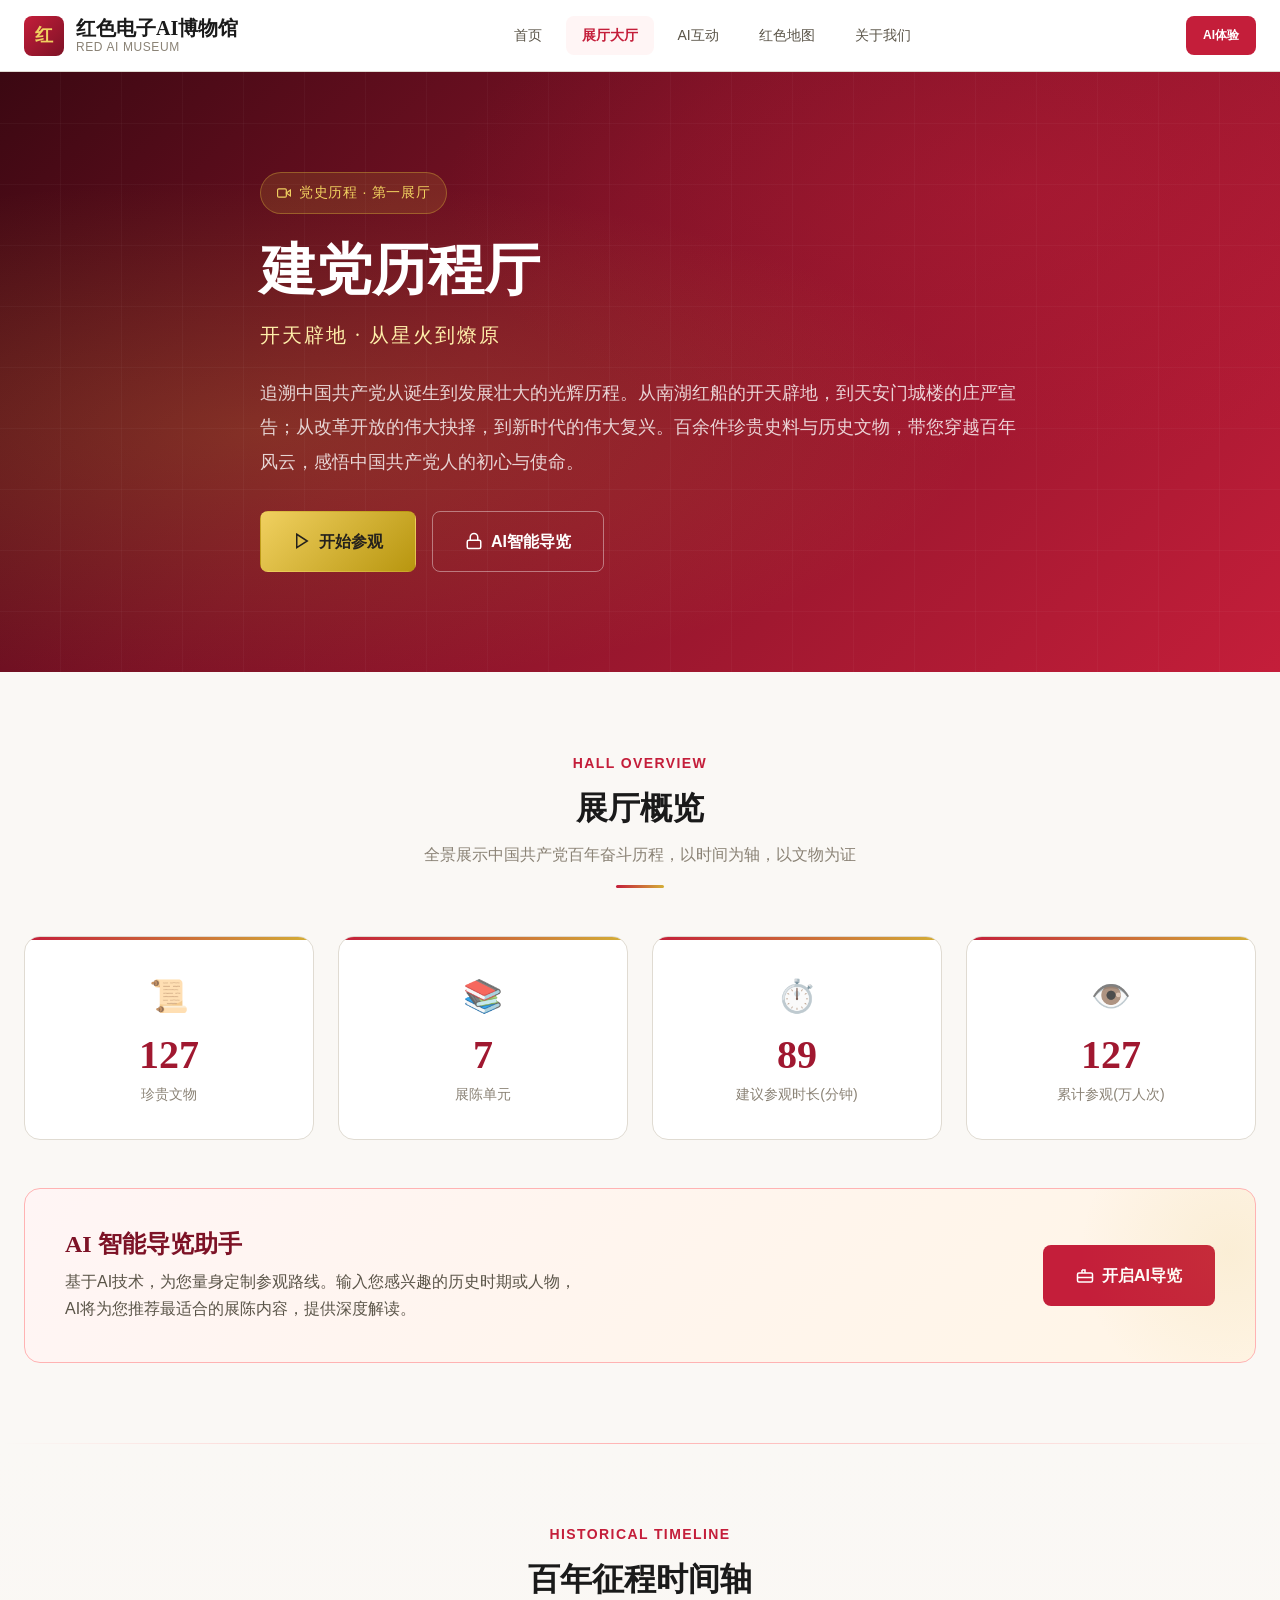
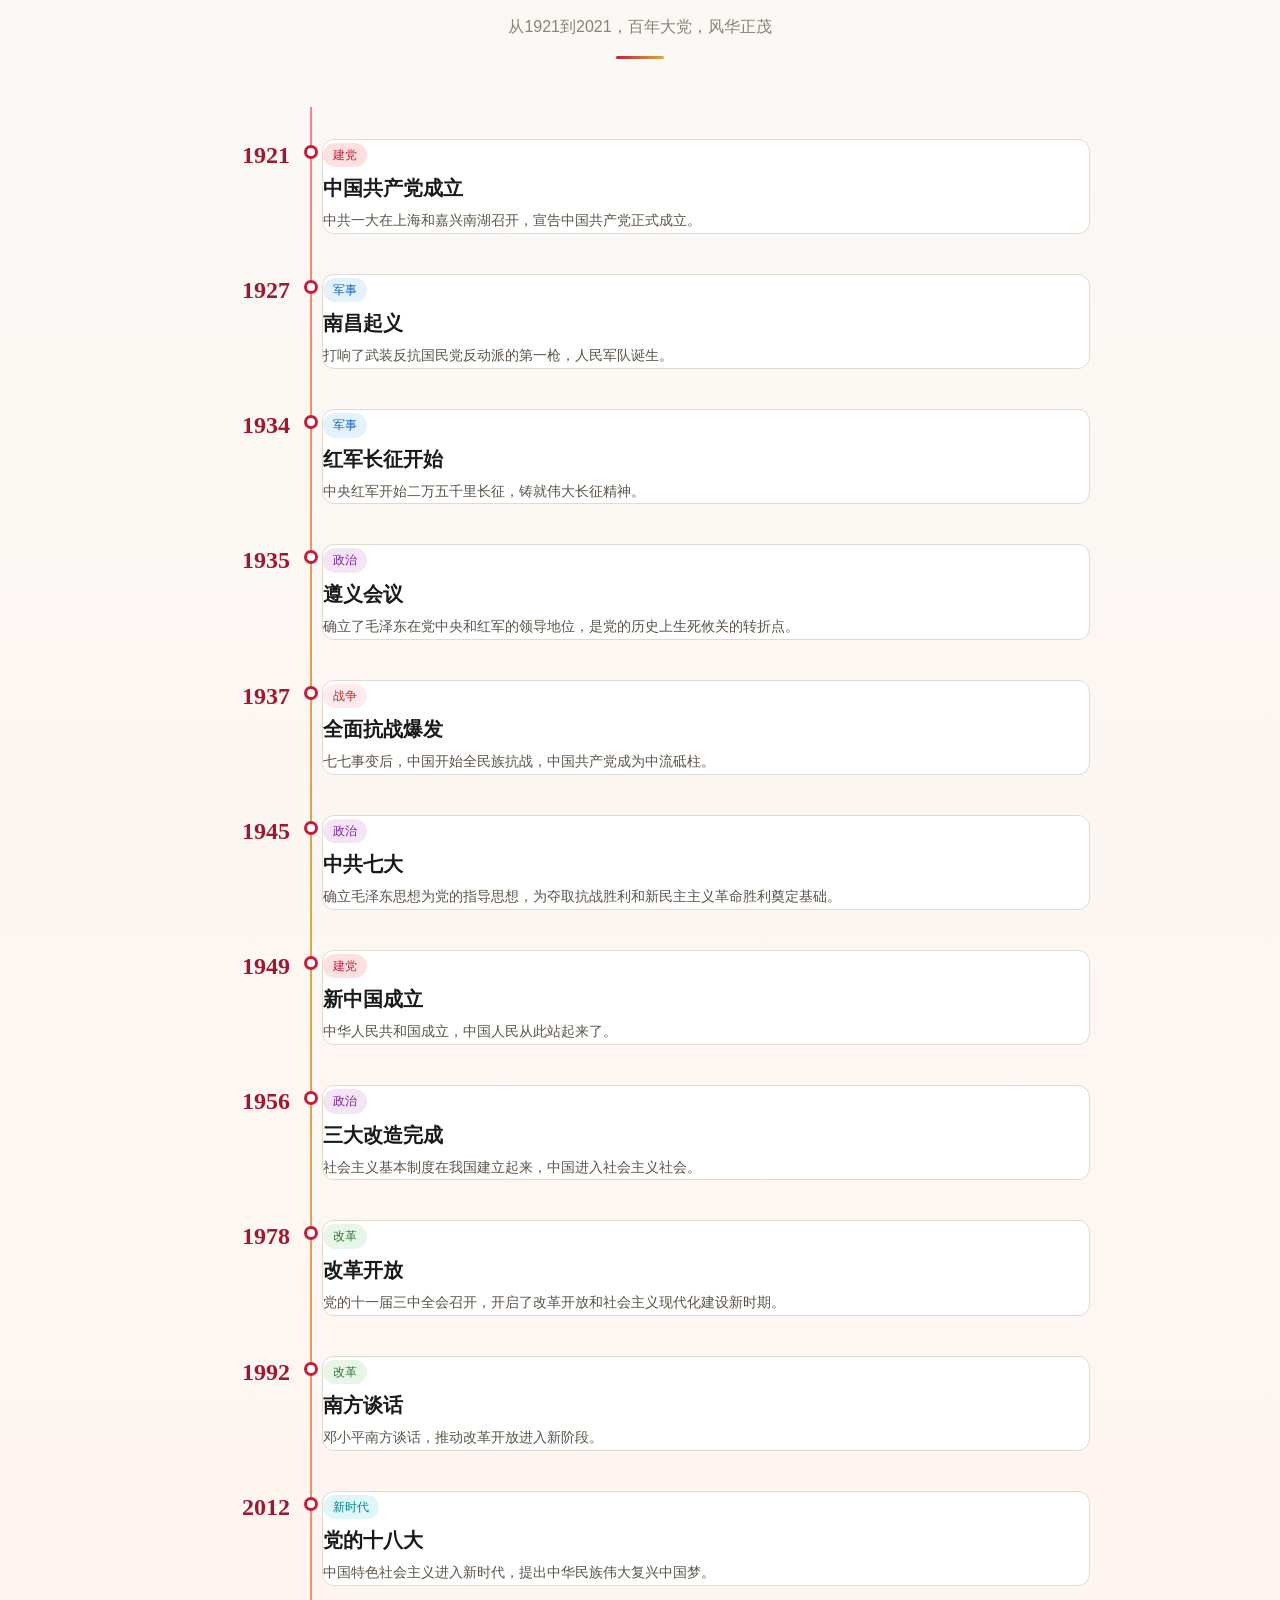
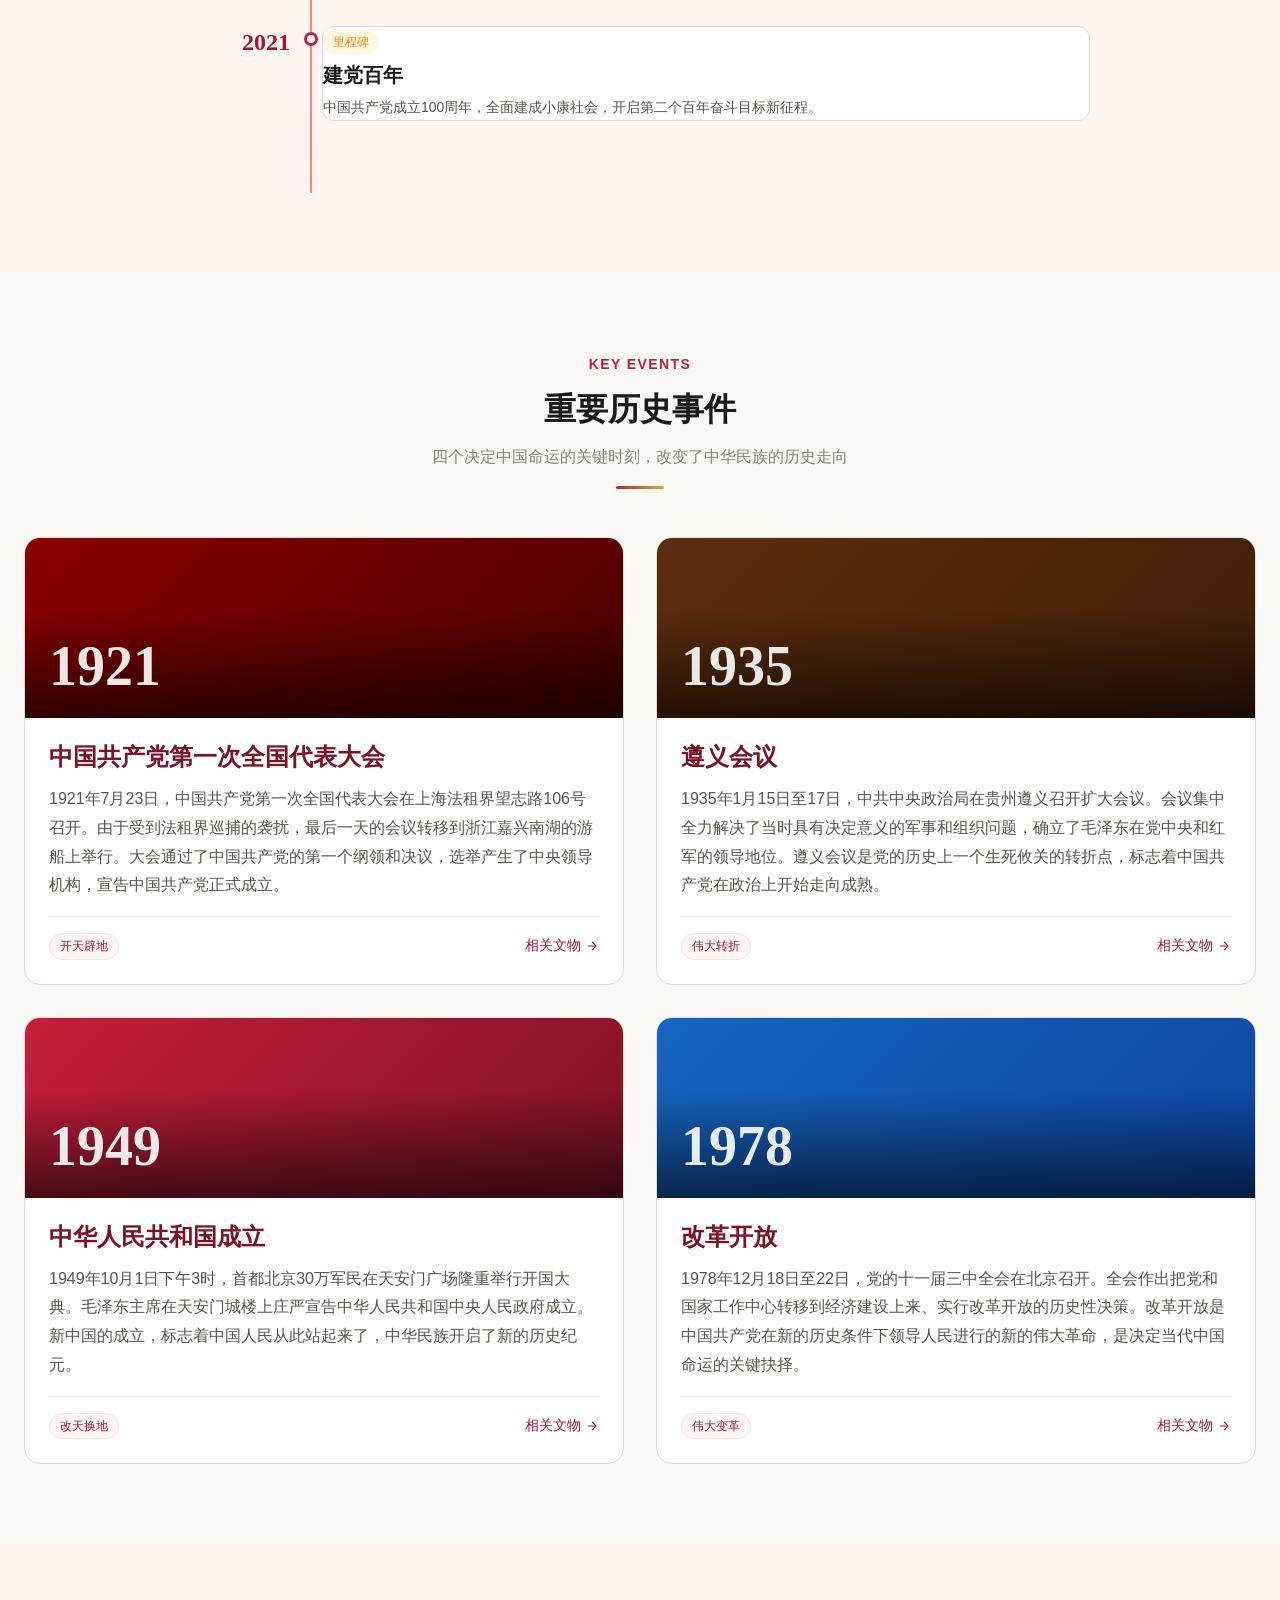
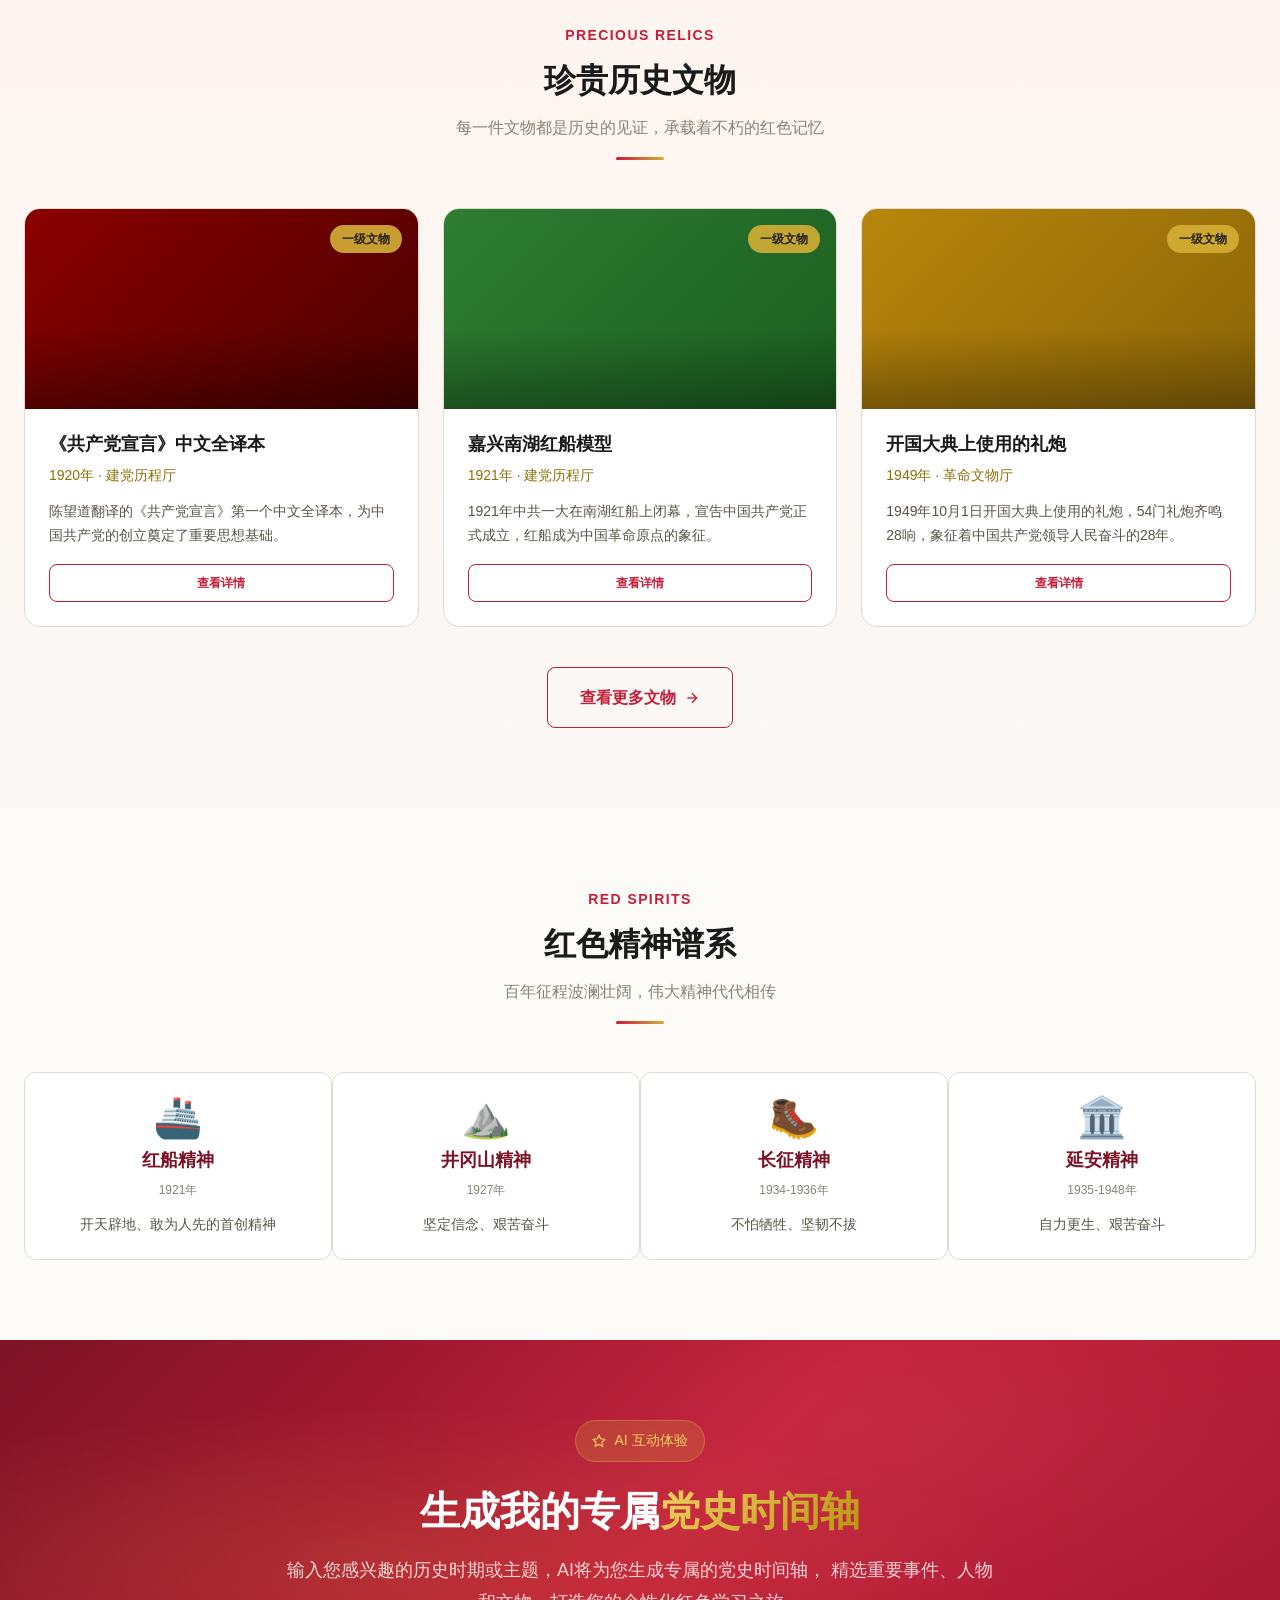
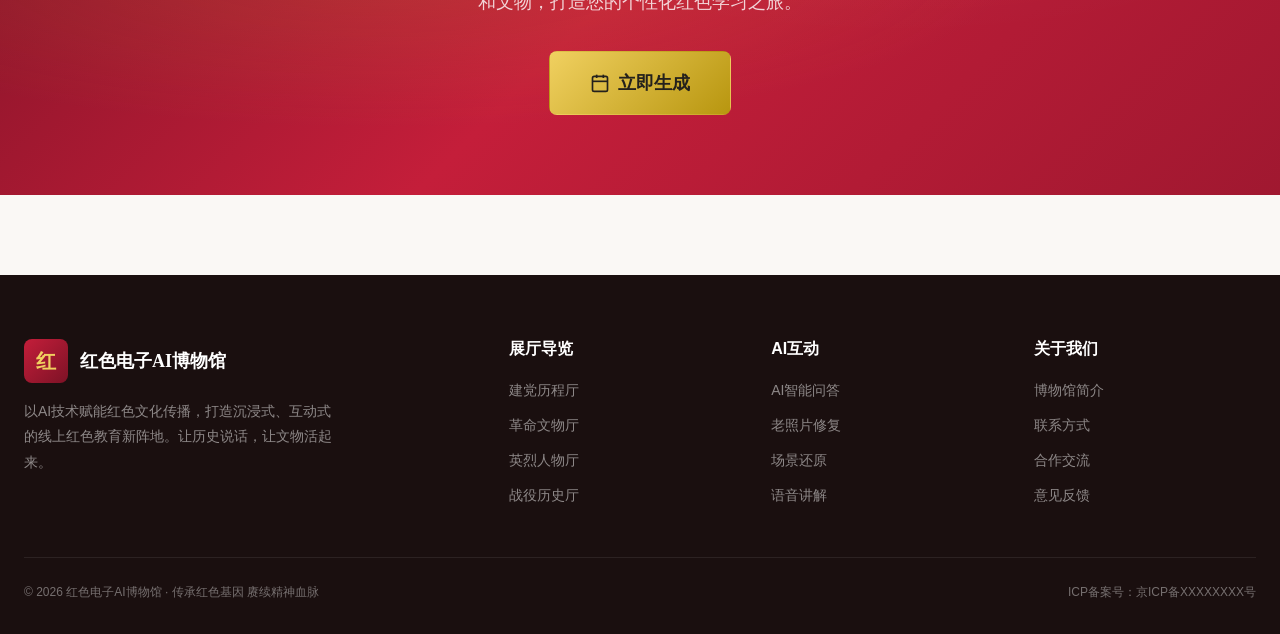
<file: hall-party-history.html>
<!DOCTYPE html>
<html lang="zh-CN">
<head>
  <meta charset="UTF-8">
  <meta name="viewport" content="width=device-width, initial-scale=1.0">
  <title>建党历程厅 - 红色电子AI博物馆</title>
  <link rel="stylesheet" href="styles.css">
  <style>
    /* ---------- 建党历程厅 专属样式 ---------- */

    /* Hero 区域 */
    .hall-hero {
      position: relative;
      min-height: 600px;
      display: flex;
      align-items: center;
      overflow: hidden;
      background: linear-gradient(135deg, #3B0812 0%, #7D1226 40%, #C41E3A 100%);
    }
    .hall-hero::before {
      content: '';
      position: absolute;
      top: 0; left: 0; right: 0; bottom: 0;
      background:
        radial-gradient(ellipse at 20% 60%, rgba(212, 175, 55, 0.2) 0%, transparent 50%),
        radial-gradient(ellipse at 80% 20%, rgba(196, 30, 58, 0.3) 0%, transparent 40%);
      pointer-events: none;
    }
    .hall-hero::after {
      content: '';
      position: absolute;
      top: 0; left: 0; right: 0; bottom: 0;
      background-image:
        repeating-linear-gradient(
          0deg,
          transparent,
          transparent 60px,
          rgba(255, 255, 255, 0.03) 60px,
          rgba(255, 255, 255, 0.03) 61px
        ),
        repeating-linear-gradient(
          90deg,
          transparent,
          transparent 60px,
          rgba(255, 255, 255, 0.03) 60px,
          rgba(255, 255, 255, 0.03) 61px
        );
      pointer-events: none;
    }
    .hall-hero-content {
      position: relative;
      z-index: 2;
      padding: var(--space-20) 0;
      color: #fff;
      max-width: 760px;
    }
    .hall-hero-content .hall-badge {
      display: inline-flex;
      align-items: center;
      gap: var(--space-2);
      padding: var(--space-2) var(--space-4);
      background: rgba(212, 175, 55, 0.15);
      border: 1px solid rgba(212, 175, 55, 0.4);
      border-radius: var(--radius-full);
      font-size: var(--fs-sm);
      color: var(--gold-300);
      margin-bottom: var(--space-6);
      backdrop-filter: blur(8px);
      font-weight: 500;
      letter-spacing: 0.05em;
    }
    .hall-hero-content h1 {
      font-size: var(--fs-5xl);
      color: #fff;
      margin-bottom: var(--space-4);
      line-height: 1.15;
      font-family: var(--font-display);
    }
    .hall-hero-content h1 .highlight {
      background: linear-gradient(135deg, var(--gold-300), var(--gold-500));
      -webkit-background-clip: text;
      -webkit-text-fill-color: transparent;
      background-clip: text;
    }
    .hall-hero-content .subtitle {
      font-size: var(--fs-xl);
      color: var(--gold-200);
      margin-bottom: var(--space-6);
      font-family: var(--font-display);
      font-weight: 500;
      letter-spacing: 0.1em;
    }
    .hall-hero-content .desc {
      font-size: var(--fs-lg);
      color: rgba(255, 255, 255, 0.8);
      line-height: 1.9;
      margin-bottom: var(--space-8);
    }
    .hall-hero-actions {
      display: flex;
      gap: var(--space-4);
      flex-wrap: wrap;
    }

    /* 展厅概览 */
    .hall-overview {
      padding: var(--space-20) 0;
      background: var(--bg);
    }
    .overview-stats {
      display: grid;
      grid-template-columns: repeat(4, 1fr);
      gap: var(--space-6);
      margin-bottom: var(--space-12);
    }
    .overview-stat-card {
      background: var(--surface);
      border: 1px solid var(--border);
      border-radius: var(--radius-xl);
      padding: var(--space-8) var(--space-6);
      text-align: center;
      transition: all var(--duration-base) var(--ease-standard);
      position: relative;
      overflow: hidden;
    }
    .overview-stat-card::before {
      content: '';
      position: absolute;
      top: 0;
      left: 0;
      right: 0;
      height: 3px;
      background: linear-gradient(90deg, var(--red-500), var(--gold-400));
    }
    .overview-stat-card:hover {
      transform: translateY(-4px);
      box-shadow: var(--shadow-lg);
      border-color: var(--red-200);
    }
    .overview-stat-card .stat-num {
      font-family: var(--font-display);
      font-size: var(--fs-4xl);
      font-weight: 700;
      color: var(--red-600);
      line-height: 1;
      margin-bottom: var(--space-2);
    }
    .overview-stat-card .stat-label {
      font-size: var(--fs-sm);
      color: var(--text-muted);
    }
    .overview-stat-card .stat-icon {
      font-size: var(--fs-3xl);
      margin-bottom: var(--space-3);
      opacity: 0.8;
    }
    .ai-guide-cta {
      background: linear-gradient(135deg, var(--red-50), #FFF5E6);
      border: 1px solid var(--red-200);
      border-radius: var(--radius-xl);
      padding: var(--space-10);
      display: flex;
      align-items: center;
      justify-content: space-between;
      gap: var(--space-8);
      position: relative;
      overflow: hidden;
    }
    .ai-guide-cta::before {
      content: '';
      position: absolute;
      top: -50%;
      right: -10%;
      width: 300px;
      height: 300px;
      background: radial-gradient(circle, rgba(212, 175, 55, 0.1) 0%, transparent 70%);
      pointer-events: none;
    }
    .ai-guide-content h3 {
      font-size: var(--fs-2xl);
      margin-bottom: var(--space-2);
      color: var(--red-700);
    }
    .ai-guide-content p {
      color: var(--text-secondary);
      max-width: 520px;
    }
    .ai-guide-cta .btn {
      flex-shrink: 0;
    }

    /* 历史时间轴 */
    .timeline-section {
      padding: var(--space-20) 0;
      background: linear-gradient(180deg, var(--bg) 0%, #FFF5F0 100%);
      position: relative;
    }
    .timeline-section::before {
      content: '';
      position: absolute;
      top: 0;
      left: 50%;
      transform: translateX(-50%);
      width: 100%;
      max-width: var(--max-width);
      height: 1px;
      background: linear-gradient(90deg, transparent, var(--red-200), transparent);
    }
    .timeline-container {
      position: relative;
      max-width: 900px;
      margin: 0 auto;
      padding: var(--space-8) 0;
    }
    .timeline-line {
      position: absolute;
      left: 120px;
      top: 0;
      bottom: 0;
      width: 2px;
      background: linear-gradient(180deg, var(--red-300), var(--gold-400), var(--red-300));
    }
    .timeline-item {
      display: flex;
      gap: var(--space-8);
      margin-bottom: var(--space-10);
      position: relative;
      opacity: 0;
      transform: translateY(20px);
      transition: all 0.5s var(--ease-standard);
    }
    .timeline-item.visible {
      opacity: 1;
      transform: translateY(0);
    }
    .timeline-year {
      width: 100px;
      flex-shrink: 0;
      text-align: right;
      padding-top: var(--space-1);
    }
    .timeline-year span {
      font-family: var(--font-display);
      font-size: var(--fs-2xl);
      font-weight: 700;
      color: var(--red-600);
      line-height: 1;
    }
    .timeline-dot {
      position: absolute;
      left: 114px;
      top: 6px;
      width: 14px;
      height: 14px;
      border-radius: 50%;
      background: var(--surface);
      border: 3px solid var(--red-500);
      z-index: 1;
      transition: all var(--duration-base);
    }
    .timeline-item:hover .timeline-dot {
      transform: scale(1.3);
      box-shadow: 0 0 0 4px rgba(196, 30, 58, 0.2);
    }
    .timeline-content {
      flex: 1;
      background: var(--surface);
      border: 1px solid var(--border);
      border-radius: var(--radius-lg);
      padding: var(--space-5) var(--space-6);
      transition: all var(--duration-base) var(--ease-standard);
    }
    .timeline-content:hover {
      border-color: var(--red-300);
      box-shadow: var(--shadow-md);
    }
    .timeline-content h4 {
      font-size: var(--fs-xl);
      margin-bottom: var(--space-2);
      color: var(--text);
    }
    .timeline-content p {
      color: var(--text-secondary);
      font-size: var(--fs-sm);
      line-height: 1.7;
    }
    .timeline-tag {
      display: inline-block;
      padding: 2px 10px;
      font-size: var(--fs-xs);
      font-weight: 500;
      border-radius: var(--radius-full);
      margin-bottom: var(--space-2);
    }
    .timeline-tag.founding { background: #FFE0E0; color: #C41E3A; }
    .timeline-tag.military { background: #E3F2FD; color: #1565C0; }
    .timeline-tag.political { background: #F3E5F5; color: #7B1FA2; }
    .timeline-tag.war { background: #FFEBEE; color: #C62828; }
    .timeline-tag.reform { background: #E8F5E9; color: #2E7D32; }
    .timeline-tag.new-era { background: #E0F7FA; color: #00838F; }
    .timeline-tag.milestone { background: #FFF8E1; color: #F57F17; }

    /* 重要事件展陈 */
    .events-section {
      padding: var(--space-20) 0;
      background: var(--bg);
    }
    .events-grid {
      display: grid;
      grid-template-columns: repeat(2, 1fr);
      gap: var(--space-8);
    }
    .event-card {
      background: var(--surface);
      border: 1px solid var(--border);
      border-radius: var(--radius-xl);
      overflow: hidden;
      transition: all var(--duration-base) var(--ease-standard);
      display: flex;
      flex-direction: column;
    }
    .event-card:hover {
      transform: translateY(-6px);
      box-shadow: var(--shadow-xl);
      border-color: var(--red-300);
    }
    .event-card-header {
      height: 180px;
      position: relative;
      display: flex;
      align-items: flex-end;
      padding: var(--space-6);
      color: #fff;
    }
    .event-card-header::before {
      content: '';
      position: absolute;
      inset: 0;
      background: linear-gradient(180deg, transparent 40%, rgba(0, 0, 0, 0.6) 100%);
    }
    .event-card-header .event-year {
      position: relative;
      font-family: var(--font-display);
      font-size: var(--fs-5xl);
      font-weight: 700;
      line-height: 1;
      opacity: 0.9;
    }
    .event-card-body {
      padding: var(--space-6);
      flex: 1;
      display: flex;
      flex-direction: column;
    }
    .event-card-body h3 {
      font-size: var(--fs-2xl);
      margin-bottom: var(--space-3);
      color: var(--red-700);
    }
    .event-card-body p {
      color: var(--text-secondary);
      line-height: 1.8;
      margin-bottom: var(--space-4);
      flex: 1;
    }
    .event-card-footer {
      display: flex;
      align-items: center;
      justify-content: space-between;
      padding-top: var(--space-4);
      border-top: 1px solid var(--border-light);
    }
    .event-card-footer .relic-link {
      font-size: var(--fs-sm);
      color: var(--red-600);
      font-weight: 500;
      display: inline-flex;
      align-items: center;
      gap: var(--space-1);
    }
    .event-card-footer .relic-link:hover {
      color: var(--red-700);
    }

    /* 珍贵文物 */
    .relics-preview {
      padding: var(--space-20) 0;
      background: linear-gradient(180deg, #FFF5F0 0%, var(--bg) 100%);
    }
    .relics-horizontal {
      display: grid;
      grid-template-columns: repeat(3, 1fr);
      gap: var(--space-6);
    }
    .relic-card-h {
      background: var(--surface);
      border: 1px solid var(--border);
      border-radius: var(--radius-xl);
      overflow: hidden;
      transition: all var(--duration-base) var(--ease-standard);
    }
    .relic-card-h:hover {
      transform: translateY(-6px);
      box-shadow: var(--shadow-xl);
      border-color: var(--red-300);
    }
    .relic-image-h {
      height: 200px;
      position: relative;
    }
    .relic-image-h::after {
      content: '';
      position: absolute;
      inset: 0;
      background: linear-gradient(180deg, transparent 60%, rgba(0, 0, 0, 0.3) 100%);
    }
    .relic-image-h .rarity-badge {
      position: absolute;
      top: var(--space-4);
      right: var(--space-4);
      z-index: 1;
      padding: 4px 12px;
      background: rgba(212, 175, 55, 0.9);
      color: var(--gray-800);
      font-size: var(--fs-xs);
      font-weight: 600;
      border-radius: var(--radius-full);
      backdrop-filter: blur(4px);
    }
    .relic-body-h {
      padding: var(--space-6);
    }
    .relic-body-h h4 {
      font-size: var(--fs-lg);
      margin-bottom: var(--space-2);
      color: var(--text);
    }
    .relic-body-h .relic-era {
      font-size: var(--fs-sm);
      color: var(--gold-600);
      font-weight: 500;
      margin-bottom: var(--space-3);
    }
    .relic-body-h p {
      font-size: var(--fs-sm);
      color: var(--text-secondary);
      line-height: 1.7;
      margin-bottom: var(--space-4);
    }
    .relic-body-h .btn {
      width: 100%;
    }

    /* 红色精神 */
    .spirits-section {
      padding: var(--space-20) 0;
      background: var(--surface-2);
    }
    .spirits-grid {
      display: grid;
      grid-template-columns: repeat(4, 1fr);
      gap: var(--space-5);
    }
    .spirit-card {
      background: var(--surface);
      border: 1px solid var(--border);
      border-radius: var(--radius-lg);
      padding: var(--space-6);
      text-align: center;
      transition: all var(--duration-base) var(--ease-standard);
      position: relative;
      overflow: hidden;
    }
    .spirit-card::before {
      content: '';
      position: absolute;
      top: 0;
      left: 0;
      right: 0;
      height: 3px;
      background: linear-gradient(90deg, var(--red-400), var(--gold-400));
      opacity: 0;
      transition: opacity var(--duration-base);
    }
    .spirit-card:hover {
      transform: translateY(-4px);
      box-shadow: var(--shadow-lg);
      border-color: var(--red-200);
    }
    .spirit-card:hover::before {
      opacity: 1;
    }
    .spirit-icon {
      font-size: var(--fs-4xl);
      margin-bottom: var(--space-3);
      line-height: 1;
    }
    .spirit-card h4 {
      font-size: var(--fs-lg);
      margin-bottom: var(--space-2);
      color: var(--red-700);
    }
    .spirit-card .spirit-period {
      font-size: var(--fs-xs);
      color: var(--text-muted);
      margin-bottom: var(--space-3);
    }
    .spirit-card .spirit-core {
      font-size: var(--fs-sm);
      color: var(--text-secondary);
      line-height: 1.6;
    }

    /* 互动区 */
    .interactive-section {
      padding: var(--space-20) 0;
      background: linear-gradient(135deg, #7D1226 0%, #C41E3A 50%, #A01830 100%);
      position: relative;
      overflow: hidden;
    }
    .interactive-section::before {
      content: '';
      position: absolute;
      inset: 0;
      background:
        radial-gradient(ellipse at 30% 50%, rgba(212, 175, 55, 0.15) 0%, transparent 50%),
        radial-gradient(ellipse at 70% 20%, rgba(255, 255, 255, 0.05) 0%, transparent 40%);
      pointer-events: none;
    }
    .interactive-content {
      position: relative;
      z-index: 1;
      text-align: center;
      color: #fff;
      max-width: 720px;
      margin: 0 auto;
    }
    .interactive-content .eyebrow {
      display: inline-flex;
      align-items: center;
      gap: var(--space-2);
      padding: var(--space-2) var(--space-4);
      background: rgba(212, 175, 55, 0.2);
      border: 1px solid rgba(212, 175, 55, 0.4);
      border-radius: var(--radius-full);
      font-size: var(--fs-sm);
      color: var(--gold-300);
      margin-bottom: var(--space-6);
      font-weight: 500;
    }
    .interactive-content h2 {
      font-size: var(--fs-4xl);
      color: #fff;
      margin-bottom: var(--space-4);
    }
    .interactive-content h2 .highlight {
      background: linear-gradient(135deg, var(--gold-300), var(--gold-500));
      -webkit-background-clip: text;
      -webkit-text-fill-color: transparent;
      background-clip: text;
    }
    .interactive-content p {
      font-size: var(--fs-lg);
      color: rgba(255, 255, 255, 0.8);
      margin-bottom: var(--space-8);
      line-height: 1.8;
    }
    .interactive-content .btn-gold {
      padding: var(--space-4) var(--space-10);
      font-size: var(--fs-lg);
    }

    /* 响应式 */
    @media (max-width: 1024px) {
      .overview-stats { grid-template-columns: repeat(2, 1fr); }
      .events-grid { grid-template-columns: 1fr; }
      .relics-horizontal { grid-template-columns: repeat(2, 1fr); }
      .spirits-grid { grid-template-columns: repeat(2, 1fr); }
    }
    @media (max-width: 768px) {
      .hall-hero { min-height: 480px; }
      .hall-hero-content h1 { font-size: var(--fs-3xl); }
      .hall-hero-content .subtitle { font-size: var(--fs-lg); }
      .overview-stats { grid-template-columns: repeat(2, 1fr); gap: var(--space-4); }
      .overview-stat-card { padding: var(--space-6) var(--space-4); }
      .overview-stat-card .stat-num { font-size: var(--fs-3xl); }
      .ai-guide-cta { flex-direction: column; text-align: center; padding: var(--space-8) var(--space-6); }
      .timeline-line { left: 60px; }
      .timeline-year { width: 50px; }
      .timeline-year span { font-size: var(--fs-xl); }
      .timeline-dot { left: 54px; }
      .timeline-item { gap: var(--space-4); }
      .relics-horizontal { grid-template-columns: 1fr; }
      .spirits-grid { grid-template-columns: repeat(2, 1fr); gap: var(--space-4); }
      .spirit-card { padding: var(--space-4); }
      .interactive-content h2 { font-size: var(--fs-3xl); }
    }
  </style>
</head>
<body>
  <!-- 导航栏 -->
  <div id="nav-container"></div>

  <main>
    <!-- 1. 展厅 Hero -->
    <section class="hall-hero">
      <div class="container">
        <div class="hall-hero-content animate-fadeInUp">
          <span class="hall-badge">
            <svg width="14" height="14" viewBox="0 0 24 24" fill="none" stroke="currentColor" stroke-width="2">
              <polygon points="23 7 16 12 23 17 23 7"></polygon>
              <rect x="1" y="5" width="15" height="14" rx="2" ry="2"></rect>
            </svg>
            党史历程 · 第一展厅
          </span>
          <h1>建党历程厅</h1>
          <div class="subtitle">开天辟地 · 从星火到燎原</div>
          <p class="desc">
            追溯中国共产党从诞生到发展壮大的光辉历程。从南湖红船的开天辟地，到天安门城楼的庄严宣告；从改革开放的伟大抉择，到新时代的伟大复兴。百余件珍贵史料与历史文物，带您穿越百年风云，感悟中国共产党人的初心与使命。
          </p>
          <div class="hall-hero-actions">
            <a href="#timeline" class="btn btn-gold btn-lg">
              <svg width="18" height="18" viewBox="0 0 24 24" fill="none" stroke="currentColor" stroke-width="2">
                <polygon points="5 3 19 12 5 21 5 3"></polygon>
              </svg>
              开始参观
            </a>
            <a href="ai-center.html" class="btn btn-secondary btn-lg" style="border-color: rgba(255,255,255,0.4); color: #fff;">
              <svg width="18" height="18" viewBox="0 0 24 24" fill="none" stroke="currentColor" stroke-width="2">
                <rect x="3" y="11" width="18" height="11" rx="2" ry="2"></rect>
                <path d="M7 11V7a5 5 0 0 1 10 0v4"></path>
              </svg>
              AI智能导览
            </a>
          </div>
        </div>
      </div>
    </section>

    <!-- 2. 展厅概览 -->
    <section class="hall-overview">
      <div class="container">
        <div class="section-header animate-on-scroll">
          <div class="eyebrow">HALL OVERVIEW</div>
          <h2>展厅概览</h2>
          <p>全景展示中国共产党百年奋斗历程，以时间为轴，以文物为证</p>
          <div class="divider-line"></div>
        </div>

        <div class="overview-stats">
          <div class="overview-stat-card animate-on-scroll">
            <div class="stat-icon">📜</div>
            <div class="stat-num" data-target="128">0</div>
            <div class="stat-label">珍贵文物</div>
          </div>
          <div class="overview-stat-card animate-on-scroll">
            <div class="stat-icon">📚</div>
            <div class="stat-num" data-target="8">0</div>
            <div class="stat-label">展陈单元</div>
          </div>
          <div class="overview-stat-card animate-on-scroll">
            <div class="stat-icon">⏱️</div>
            <div class="stat-num" data-target="90">0</div>
            <div class="stat-label">建议参观时长(分钟)</div>
          </div>
          <div class="overview-stat-card animate-on-scroll">
            <div class="stat-icon">👁️</div>
            <div class="stat-num" data-target="128">0</div>
            <div class="stat-label">累计参观(万人次)</div>
          </div>
        </div>

        <div class="ai-guide-cta animate-on-scroll">
          <div class="ai-guide-content">
            <h3>AI 智能导览助手</h3>
            <p>基于AI技术，为您量身定制参观路线。输入您感兴趣的历史时期或人物，AI将为您推荐最适合的展陈内容，提供深度解读。</p>
          </div>
          <a href="ai-center.html" class="btn btn-primary btn-lg">
            <svg width="18" height="18" viewBox="0 0 24 24" fill="none" stroke="currentColor" stroke-width="2">
              <path d="M12 8V4H8"></path>
              <rect x="2" y="8" width="20" height="12" rx="2" ry="2"></rect>
              <path d="M2 14h20"></path>
              <path d="M8 4v4"></path>
            </svg>
            开启AI导览
          </a>
        </div>
      </div>
    </section>

    <!-- 3. 历史时间轴 -->
    <section class="timeline-section" id="timeline">
      <div class="container">
        <div class="section-header animate-on-scroll">
          <div class="eyebrow">HISTORICAL TIMELINE</div>
          <h2>百年征程时间轴</h2>
          <p>从1921到2021，百年大党，风华正茂</p>
          <div class="divider-line"></div>
        </div>

        <div class="timeline-container" id="timeline-container">
          <div class="timeline-line"></div>
          <!-- 时间轴项目由 JS 动态生成 -->
        </div>
      </div>
    </section>

    <!-- 4. 重要事件展陈 -->
    <section class="events-section">
      <div class="container">
        <div class="section-header animate-on-scroll">
          <div class="eyebrow">KEY EVENTS</div>
          <h2>重要历史事件</h2>
          <p>四个决定中国命运的关键时刻，改变了中华民族的历史走向</p>
          <div class="divider-line"></div>
        </div>

        <div class="events-grid">
          <div class="event-card animate-on-scroll">
            <div class="event-card-header" style="background: linear-gradient(135deg, #8B0000 0%, #4A0000 100%);">
              <span class="event-year">1921</span>
            </div>
            <div class="event-card-body">
              <h3>中国共产党第一次全国代表大会</h3>
              <p>1921年7月23日，中国共产党第一次全国代表大会在上海法租界望志路106号召开。由于受到法租界巡捕的袭扰，最后一天的会议转移到浙江嘉兴南湖的游船上举行。大会通过了中国共产党的第一个纲领和决议，选举产生了中央领导机构，宣告中国共产党正式成立。</p>
              <div class="event-card-footer">
                <span class="tag">开天辟地</span>
                <a href="#relics" class="relic-link">
                  相关文物
                  <svg width="14" height="14" viewBox="0 0 24 24" fill="none" stroke="currentColor" stroke-width="2">
                    <line x1="5" y1="12" x2="19" y2="12"></line>
                    <polyline points="12 5 19 12 12 19"></polyline>
                  </svg>
                </a>
              </div>
            </div>
          </div>

          <div class="event-card animate-on-scroll">
            <div class="event-card-header" style="background: linear-gradient(135deg, #5D2E0C 0%, #3D1E0A 100%);">
              <span class="event-year">1935</span>
            </div>
            <div class="event-card-body">
              <h3>遵义会议</h3>
              <p>1935年1月15日至17日，中共中央政治局在贵州遵义召开扩大会议。会议集中全力解决了当时具有决定意义的军事和组织问题，确立了毛泽东在党中央和红军的领导地位。遵义会议是党的历史上一个生死攸关的转折点，标志着中国共产党在政治上开始走向成熟。</p>
              <div class="event-card-footer">
                <span class="tag">伟大转折</span>
                <a href="#relics" class="relic-link">
                  相关文物
                  <svg width="14" height="14" viewBox="0 0 24 24" fill="none" stroke="currentColor" stroke-width="2">
                    <line x1="5" y1="12" x2="19" y2="12"></line>
                    <polyline points="12 5 19 12 12 19"></polyline>
                  </svg>
                </a>
              </div>
            </div>
          </div>

          <div class="event-card animate-on-scroll">
            <div class="event-card-header" style="background: linear-gradient(135deg, #C41E3A 0%, #7D1226 100%);">
              <span class="event-year">1949</span>
            </div>
            <div class="event-card-body">
              <h3>中华人民共和国成立</h3>
              <p>1949年10月1日下午3时，首都北京30万军民在天安门广场隆重举行开国大典。毛泽东主席在天安门城楼上庄严宣告中华人民共和国中央人民政府成立。新中国的成立，标志着中国人民从此站起来了，中华民族开启了新的历史纪元。</p>
              <div class="event-card-footer">
                <span class="tag">改天换地</span>
                <a href="#relics" class="relic-link">
                  相关文物
                  <svg width="14" height="14" viewBox="0 0 24 24" fill="none" stroke="currentColor" stroke-width="2">
                    <line x1="5" y1="12" x2="19" y2="12"></line>
                    <polyline points="12 5 19 12 12 19"></polyline>
                  </svg>
                </a>
              </div>
            </div>
          </div>

          <div class="event-card animate-on-scroll">
            <div class="event-card-header" style="background: linear-gradient(135deg, #1565C0 0%, #0D47A1 100%);">
              <span class="event-year">1978</span>
            </div>
            <div class="event-card-body">
              <h3>改革开放</h3>
              <p>1978年12月18日至22日，党的十一届三中全会在北京召开。全会作出把党和国家工作中心转移到经济建设上来、实行改革开放的历史性决策。改革开放是中国共产党在新的历史条件下领导人民进行的新的伟大革命，是决定当代中国命运的关键抉择。</p>
              <div class="event-card-footer">
                <span class="tag">伟大变革</span>
                <a href="#relics" class="relic-link">
                  相关文物
                  <svg width="14" height="14" viewBox="0 0 24 24" fill="none" stroke="currentColor" stroke-width="2">
                    <line x1="5" y1="12" x2="19" y2="12"></line>
                    <polyline points="12 5 19 12 12 19"></polyline>
                  </svg>
                </a>
              </div>
            </div>
          </div>
        </div>
      </div>
    </section>

    <!-- 5. 珍贵文物 -->
    <section class="relics-preview" id="relics">
      <div class="container">
        <div class="section-header animate-on-scroll">
          <div class="eyebrow">PRECIOUS RELICS</div>
          <h2>珍贵历史文物</h2>
          <p>每一件文物都是历史的见证，承载着不朽的红色记忆</p>
          <div class="divider-line"></div>
        </div>

        <div class="relics-horizontal" id="relics-preview-container">
          <!-- 文物卡片由 JS 动态生成 -->
        </div>

        <div style="text-align: center; margin-top: var(--space-10);">
          <a href="hall-relics.html" class="btn btn-secondary btn-lg">
            查看更多文物
            <svg width="16" height="16" viewBox="0 0 24 24" fill="none" stroke="currentColor" stroke-width="2">
              <line x1="5" y1="12" x2="19" y2="12"></line>
              <polyline points="12 5 19 12 12 19"></polyline>
            </svg>
          </a>
        </div>
      </div>
    </section>

    <!-- 6. 红色精神 -->
    <section class="spirits-section">
      <div class="container">
        <div class="section-header animate-on-scroll">
          <div class="eyebrow">RED SPIRITS</div>
          <h2>红色精神谱系</h2>
          <p>百年征程波澜壮阔，伟大精神代代相传</p>
          <div class="divider-line"></div>
        </div>

        <div class="spirits-grid" id="spirits-grid">
          <!-- 精神卡片由 JS 动态生成 -->
        </div>
      </div>
    </section>

    <!-- 7. 互动区 -->
    <section class="interactive-section">
      <div class="container">
        <div class="interactive-content animate-on-scroll">
          <div class="eyebrow">
            <svg width="14" height="14" viewBox="0 0 24 24" fill="none" stroke="currentColor" stroke-width="2">
              <polygon points="12 2 15.09 8.26 22 9.27 17 14.14 18.18 21.02 12 17.77 5.82 21.02 7 14.14 2 9.27 8.91 8.26 12 2"></polygon>
            </svg>
            AI 互动体验
          </div>
          <h2>生成我的专属<span class="highlight">党史时间轴</span></h2>
          <p>
            输入您感兴趣的历史时期或主题，AI将为您生成专属的党史时间轴，
            精选重要事件、人物和文物，打造您的个性化红色学习之旅。
          </p>
          <a href="ai-center.html" class="btn btn-gold btn-lg">
            <svg width="20" height="20" viewBox="0 0 24 24" fill="none" stroke="currentColor" stroke-width="2">
              <rect x="3" y="4" width="18" height="18" rx="2" ry="2"></rect>
              <line x1="16" y1="2" x2="16" y2="6"></line>
              <line x1="8" y1="2" x2="8" y2="6"></line>
              <line x1="3" y1="10" x2="21" y2="10"></line>
            </svg>
            立即生成
          </a>
        </div>
      </div>
    </section>
  </main>

  <!-- 底部 -->
  <div id="footer-container"></div>

  <script src="mock.js"></script>
  <script src="app.js"></script>
  <script>
    // 渲染导航和页脚
    document.getElementById('nav-container').innerHTML = MuseumUtils.getNavHTML('halls');
    document.getElementById('footer-container').innerHTML = MuseumUtils.getFooterHTML();

    // 类型标签映射
    const typeLabels = {
      'founding': { label: '建党', className: 'founding' },
      'military': { label: '军事', className: 'military' },
      'political': { label: '政治', className: 'political' },
      'war': { label: '战争', className: 'war' },
      'reform': { label: '改革', className: 'reform' },
      'new-era': { label: '新时代', className: 'new-era' },
      'milestone': { label: '里程碑', className: 'milestone' }
    };

    // 渲染时间轴
    function renderTimeline() {
      const container = document.getElementById('timeline-container');
      const html = window.MOCK.timeline.map((item, index) => {
        const typeInfo = typeLabels[item.type] || { label: '事件', className: 'founding' };
        return `
          <div class="timeline-item" style="transition-delay: ${index * 80}ms">
            <div class="timeline-year">
              <span>${item.year}</span>
            </div>
            <div class="timeline-dot"></div>
            <div class="timeline-content">
              <span class="timeline-tag ${typeInfo.className}">${typeInfo.label}</span>
              <h4>${item.event}</h4>
              <p>${item.desc}</p>
            </div>
          </div>
        `;
      }).join('');
      container.innerHTML += html;
    }

    // 渲染精选文物（前3个与建党历程相关的）
    function renderRelicsPreview() {
      const container = document.getElementById('relics-preview-container');
      // 选取宣言、红船、开国礼炮
      const selectedRelics = [window.MOCK.relics[0], window.MOCK.relics[1], window.MOCK.relics[5]];
      const html = selectedRelics.map(relic => `
        <div class="relic-card-h animate-on-scroll">
          <div class="relic-image-h" style="background: ${relic.image};">
            <span class="rarity-badge">${relic.rarity}</span>
          </div>
          <div class="relic-body-h">
            <h4>${relic.name}</h4>
            <div class="relic-era">${relic.era} · ${relic.hall}</div>
            <p>${relic.description}</p>
            <a href="hall-relics.html" class="btn btn-secondary btn-sm">查看详情</a>
          </div>
        </div>
      `).join('');
      container.innerHTML = html;
    }

    // 渲染红色精神
    function renderSpirits() {
      const container = document.getElementById('spirits-grid');
      // 选取红船精神、井冈山精神、长征精神、延安精神
      const selectedSpirits = [
        window.MOCK.spirits[0],
        window.MOCK.spirits[1],
        window.MOCK.spirits[2],
        window.MOCK.spirits[3]
      ];
      const html = selectedSpirits.map(spirit => `
        <div class="spirit-card animate-on-scroll">
          <div class="spirit-icon">${spirit.symbol}</div>
          <h4>${spirit.name}</h4>
          <div class="spirit-period">${spirit.period}</div>
          <div class="spirit-core">${spirit.core}</div>
        </div>
      `).join('');
      container.innerHTML = html;
    }

    // 数字滚动动画
    function animateStats() {
      const statNums = document.querySelectorAll('.stat-num');
      const observer = new IntersectionObserver((entries) => {
        entries.forEach(entry => {
          if (entry.isIntersecting) {
            const el = entry.target;
            const target = parseInt(el.dataset.target);
            MuseumUtils.animateNumber(el, target, 1500);
            observer.unobserve(el);
          }
        });
      }, { threshold: 0.5 });
      statNums.forEach(el => observer.observe(el));
    }

    // 时间轴滚动动画
    function initTimelineAnimation() {
      const items = document.querySelectorAll('.timeline-item');
      const observer = new IntersectionObserver((entries) => {
        entries.forEach(entry => {
          if (entry.isIntersecting) {
            entry.target.classList.add('visible');
          }
        });
      }, { threshold: 0.2 });
      items.forEach(item => observer.observe(item));
    }

    // 初始化
    document.addEventListener('DOMContentLoaded', function() {
      renderTimeline();
      renderRelicsPreview();
      renderSpirits();
      animateStats();
      initTimelineAnimation();
      MuseumUtils.initPageAnimations();
    });
  </script>
</body>
</html>
</file>
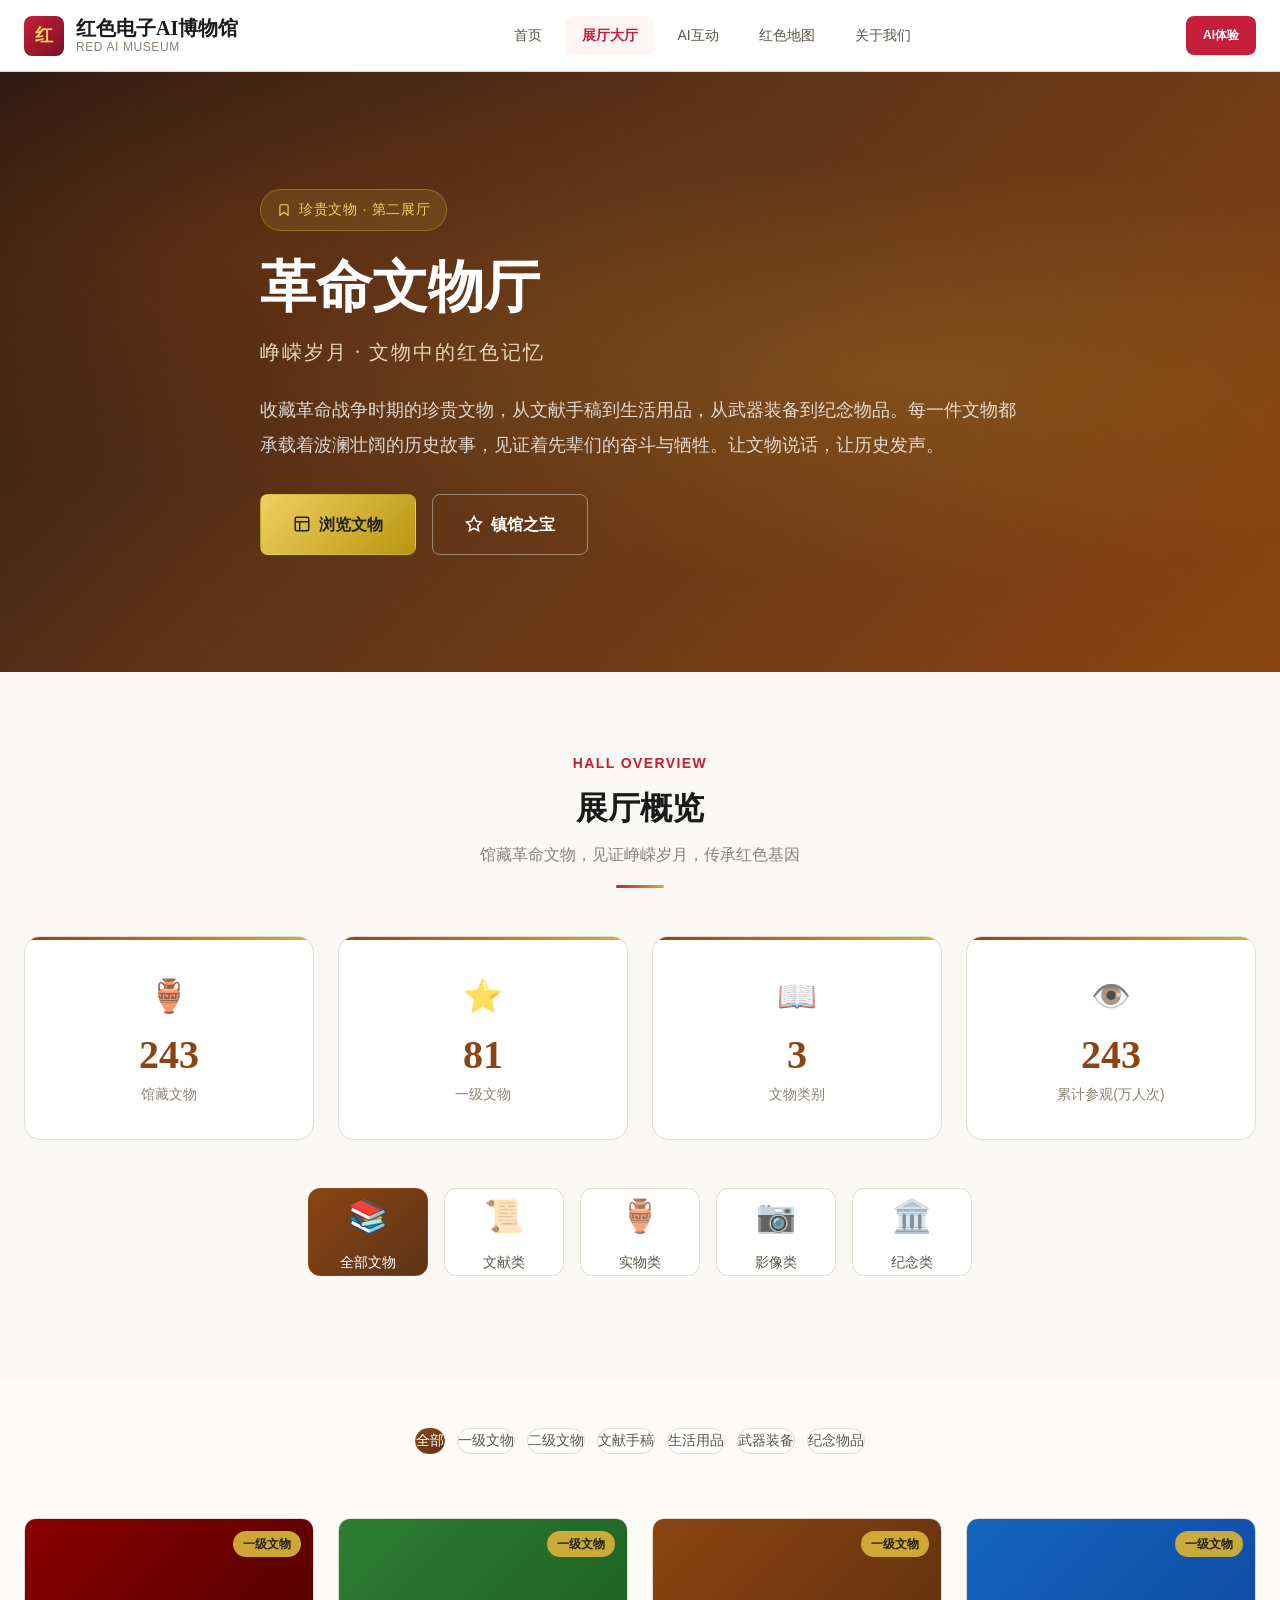
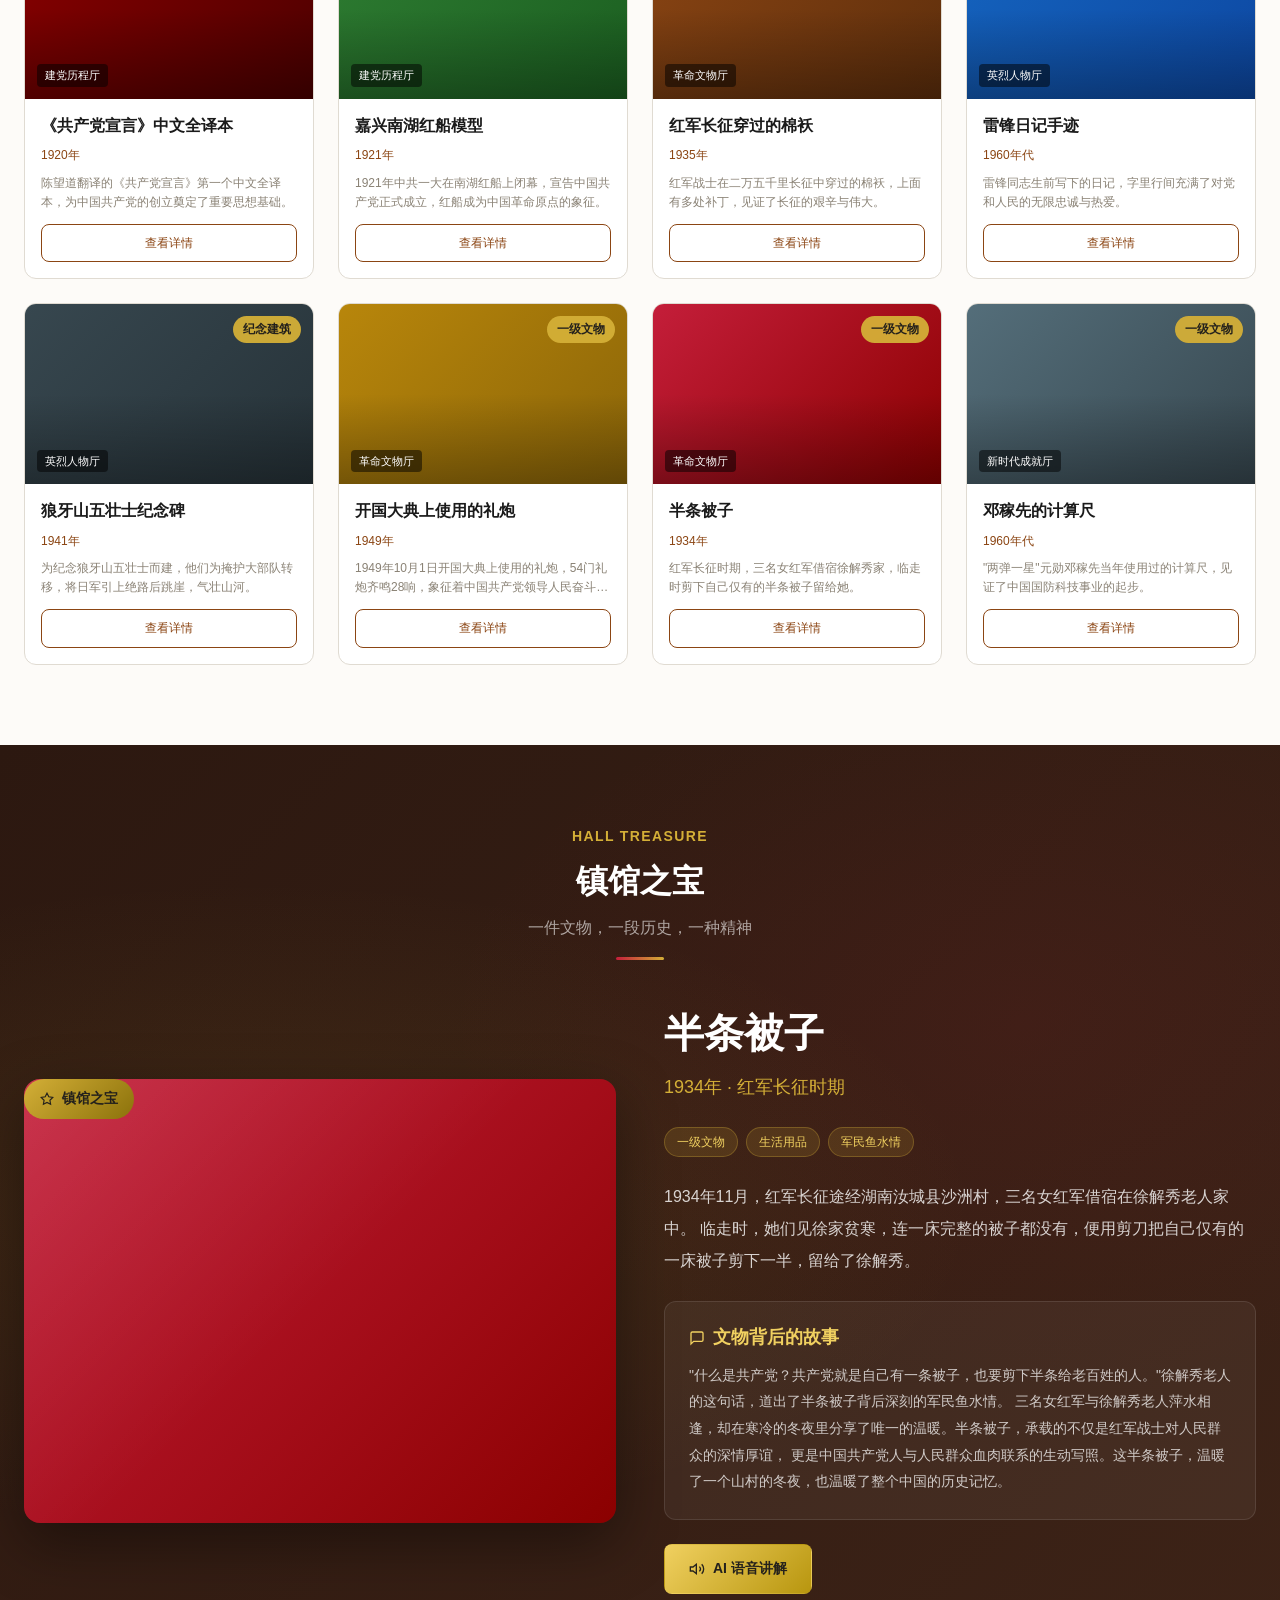
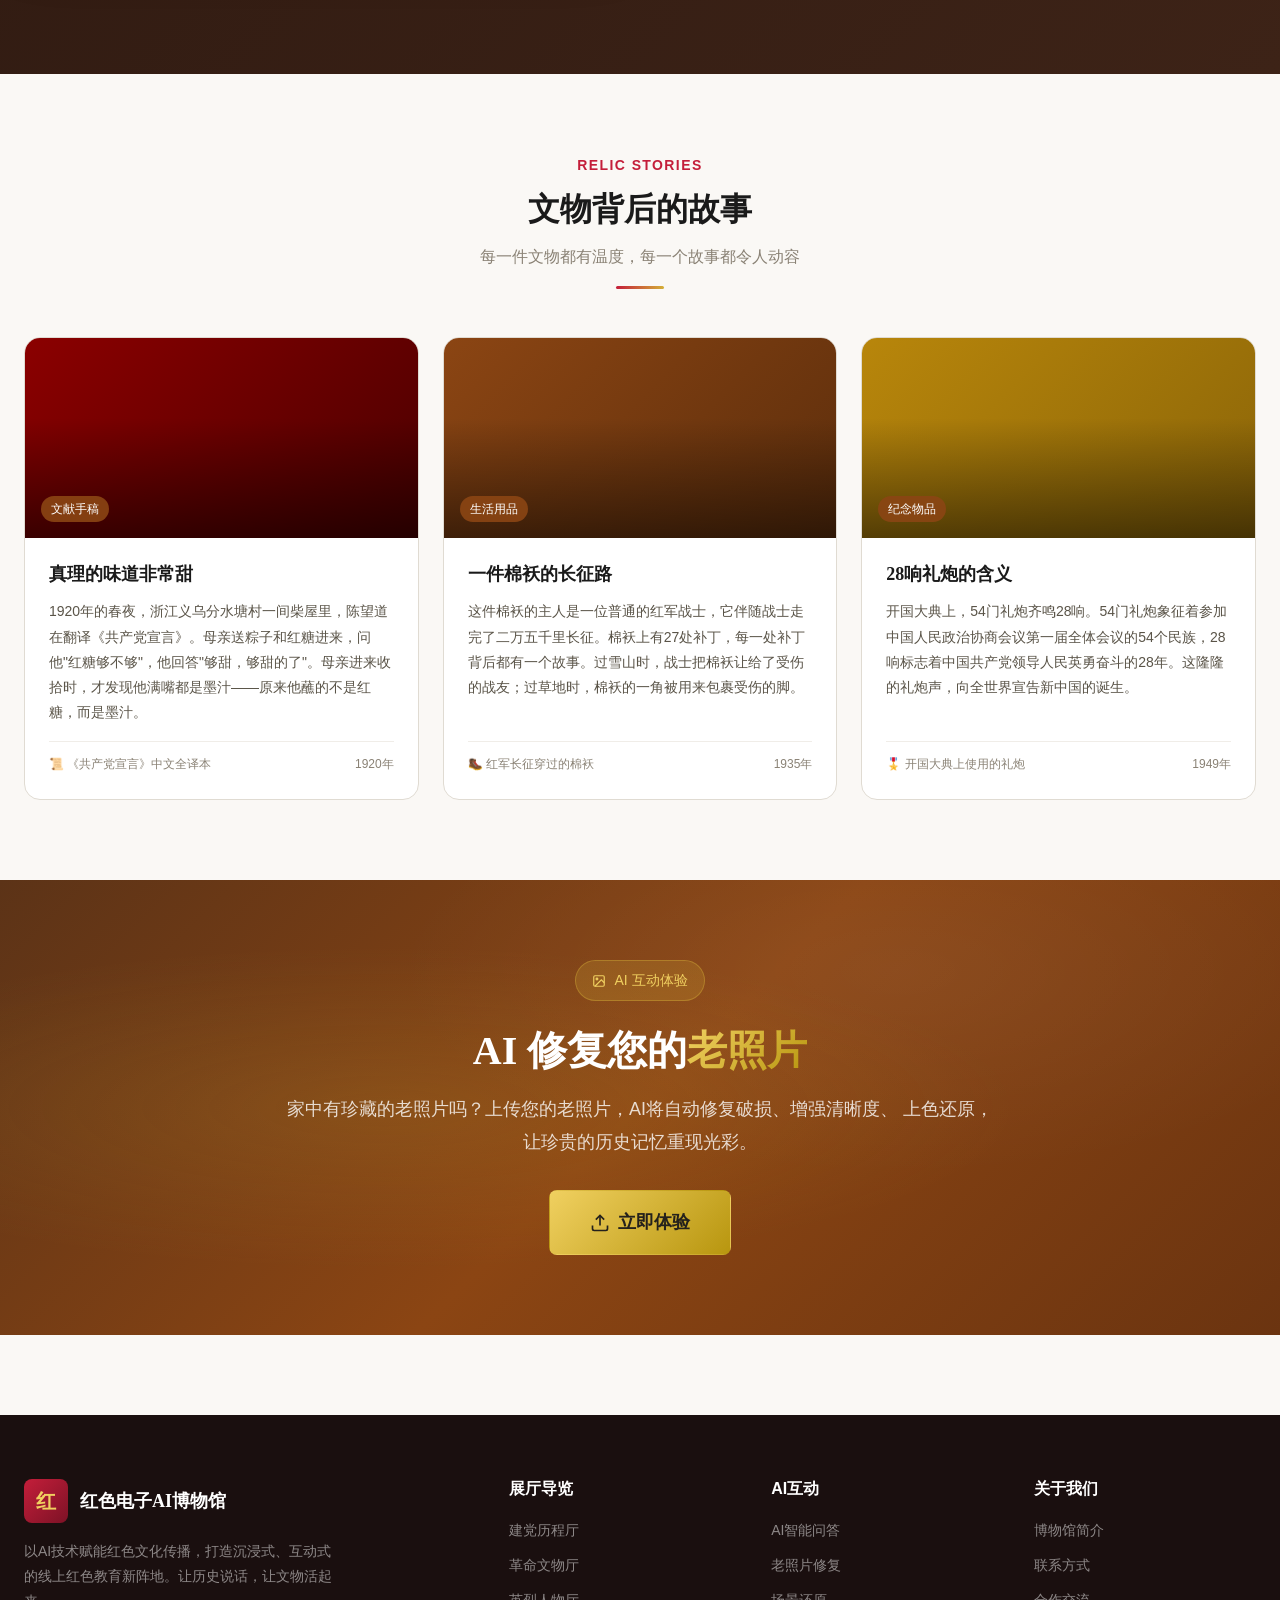
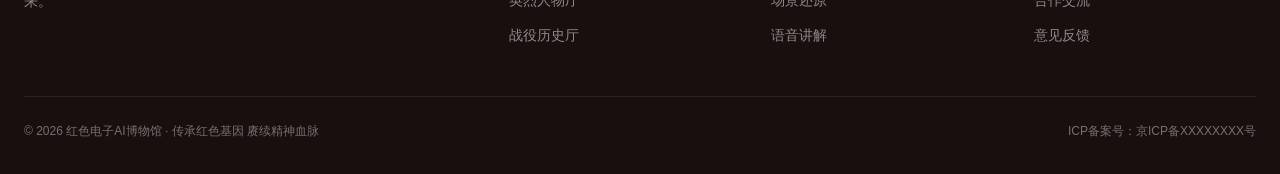
<file: hall-relics.html>
<!DOCTYPE html>
<html lang="zh-CN">
<head>
  <meta charset="UTF-8">
  <meta name="viewport" content="width=device-width, initial-scale=1.0">
  <title>革命文物厅 - 红色电子AI博物馆</title>
  <link rel="stylesheet" href="styles.css">
  <style>
    /* ---------- 革命文物厅 专属样式 ---------- */

    /* Hero 区域 */
    .relics-hero {
      position: relative;
      min-height: 600px;
      display: flex;
      align-items: center;
      overflow: hidden;
      background: linear-gradient(135deg, #2C1810 0%, #5C3317 40%, #8B4513 100%);
    }
    .relics-hero::before {
      content: '';
      position: absolute;
      top: 0; left: 0; right: 0; bottom: 0;
      background:
        radial-gradient(ellipse at 70% 50%, rgba(212, 175, 55, 0.18) 0%, transparent 50%),
        radial-gradient(ellipse at 20% 30%, rgba(139, 69, 19, 0.3) 0%, transparent 40%);
      pointer-events: none;
    }
    .relics-hero::after {
      content: '';
      position: absolute;
      top: 0; left: 0; right: 0; bottom: 0;
      background-image:
        repeating-linear-gradient(
          45deg,
          transparent,
          transparent 40px,
          rgba(255, 255, 255, 0.02) 40px,
          rgba(255, 255, 255, 0.02) 41px
        );
      pointer-events: none;
    }
    .relics-hero-content {
      position: relative;
      z-index: 2;
      padding: var(--space-20) 0;
      color: #fff;
      max-width: 760px;
    }
    .relics-hero-content .hall-badge {
      display: inline-flex;
      align-items: center;
      gap: var(--space-2);
      padding: var(--space-2) var(--space-4);
      background: rgba(212, 175, 55, 0.15);
      border: 1px solid rgba(212, 175, 55, 0.4);
      border-radius: var(--radius-full);
      font-size: var(--fs-sm);
      color: var(--gold-300);
      margin-bottom: var(--space-6);
      backdrop-filter: blur(8px);
      font-weight: 500;
      letter-spacing: 0.05em;
    }
    .relics-hero-content h1 {
      font-size: var(--fs-5xl);
      color: #fff;
      margin-bottom: var(--space-4);
      line-height: 1.15;
      font-family: var(--font-display);
    }
    .relics-hero-content h1 .highlight {
      background: linear-gradient(135deg, var(--gold-300), #E8C547);
      -webkit-background-clip: text;
      -webkit-text-fill-color: transparent;
      background-clip: text;
    }
    .relics-hero-content .subtitle {
      font-size: var(--fs-xl);
      color: #E8D5B7;
      margin-bottom: var(--space-6);
      font-family: var(--font-display);
      font-weight: 500;
      letter-spacing: 0.1em;
    }
    .relics-hero-content .desc {
      font-size: var(--fs-lg);
      color: rgba(255, 255, 255, 0.8);
      line-height: 1.9;
      margin-bottom: var(--space-8);
    }
    .relics-hero-actions {
      display: flex;
      gap: var(--space-4);
      flex-wrap: wrap;
    }

    /* 展厅概览 */
    .relics-overview {
      padding: var(--space-20) 0;
      background: var(--bg);
    }
    .overview-stats-relics {
      display: grid;
      grid-template-columns: repeat(4, 1fr);
      gap: var(--space-6);
      margin-bottom: var(--space-12);
    }
    .overview-stat-relic {
      background: var(--surface);
      border: 1px solid var(--border);
      border-radius: var(--radius-xl);
      padding: var(--space-8) var(--space-6);
      text-align: center;
      transition: all var(--duration-base) var(--ease-standard);
      position: relative;
      overflow: hidden;
    }
    .overview-stat-relic::before {
      content: '';
      position: absolute;
      top: 0;
      left: 0;
      right: 0;
      height: 3px;
      background: linear-gradient(90deg, #8B4513, var(--gold-400));
    }
    .overview-stat-relic:hover {
      transform: translateY(-4px);
      box-shadow: var(--shadow-lg);
      border-color: #D4B896;
    }
    .overview-stat-relic .stat-num {
      font-family: var(--font-display);
      font-size: var(--fs-4xl);
      font-weight: 700;
      color: #8B4513;
      line-height: 1;
      margin-bottom: var(--space-2);
    }
    .overview-stat-relic .stat-label {
      font-size: var(--fs-sm);
      color: var(--text-muted);
    }
    .overview-stat-relic .stat-icon {
      font-size: var(--fs-3xl);
      margin-bottom: var(--space-3);
      opacity: 0.8;
    }

    /* 分类导航 */
    .category-nav {
      display: flex;
      justify-content: center;
      gap: var(--space-4);
      flex-wrap: wrap;
      margin-bottom: var(--space-6);
    }
    .category-item {
      display: flex;
      flex-direction: column;
      align-items: center;
      gap: var(--space-2);
      padding: var(--space-5) var(--space-6);
      background: var(--surface);
      border: 1px solid var(--border);
      border-radius: var(--radius-lg);
      cursor: pointer;
      transition: all var(--duration-base) var(--ease-standard);
      min-width: 120px;
    }
    .category-item:hover {
      border-color: #8B4513;
      transform: translateY(-2px);
      box-shadow: var(--shadow-md);
    }
    .category-item.active {
      background: linear-gradient(135deg, #8B4513, #5C3317);
      border-color: #8B4513;
      color: #fff;
    }
    .category-item.active .cat-icon { opacity: 1; }
    .category-item.active .cat-label { color: #fff; }
    .category-item .cat-icon {
      font-size: var(--fs-3xl);
      opacity: 0.7;
      transition: opacity var(--duration-base);
    }
    .category-item .cat-label {
      font-size: var(--fs-sm);
      font-weight: 500;
      color: var(--text-secondary);
      transition: color var(--duration-base);
    }

    /* 文物筛选标签 */
    .filter-section {
      padding: var(--space-12) 0 var(--space-8);
      background: var(--surface-2);
    }
    .filter-tags {
      display: flex;
      justify-content: center;
      flex-wrap: wrap;
      gap: var(--space-3);
    }
    .filter-tag {
      padding: var(--space-2) var(--space-5);
      font-size: var(--fs-sm);
      font-weight: 500;
      border-radius: var(--radius-full);
      background: var(--surface);
      border: 1px solid var(--border);
      color: var(--text-secondary);
      cursor: pointer;
      transition: all var(--duration-fast) var(--ease-standard);
    }
    .filter-tag:hover {
      border-color: #8B4513;
      color: #8B4513;
    }
    .filter-tag.active {
      background: linear-gradient(135deg, #8B4513, #5C3317);
      border-color: #8B4513;
      color: #fff;
    }

    /* 文物网格 */
    .relics-grid-section {
      padding: var(--space-8) 0 var(--space-20);
      background: var(--surface-2);
    }
    .relics-grid {
      display: grid;
      grid-template-columns: repeat(4, 1fr);
      gap: var(--space-6);
    }
    .relic-card {
      background: var(--surface);
      border: 1px solid var(--border);
      border-radius: var(--radius-lg);
      overflow: hidden;
      transition: all var(--duration-base) var(--ease-standard);
      display: flex;
      flex-direction: column;
    }
    .relic-card:hover {
      transform: translateY(-6px);
      box-shadow: var(--shadow-xl);
      border-color: #C49A6C;
    }
    .relic-card-image {
      height: 180px;
      position: relative;
      overflow: hidden;
    }
    .relic-card-image::after {
      content: '';
      position: absolute;
      inset: 0;
      background: linear-gradient(180deg, transparent 50%, rgba(0, 0, 0, 0.3) 100%);
      transition: opacity var(--duration-base);
    }
    .relic-card:hover .relic-card-image::after {
      opacity: 0.7;
    }
    .relic-card-image .rarity-badge {
      position: absolute;
      top: var(--space-3);
      right: var(--space-3);
      z-index: 1;
      padding: 3px 10px;
      background: rgba(212, 175, 55, 0.95);
      color: var(--gray-800);
      font-size: var(--fs-xs);
      font-weight: 600;
      border-radius: var(--radius-full);
      backdrop-filter: blur(4px);
    }
    .relic-card-image .hall-badge-small {
      position: absolute;
      bottom: var(--space-3);
      left: var(--space-3);
      z-index: 1;
      padding: 2px 8px;
      background: rgba(0, 0, 0, 0.5);
      color: #fff;
      font-size: 11px;
      border-radius: var(--radius-sm);
      backdrop-filter: blur(4px);
    }
    .relic-card-body {
      padding: var(--space-4);
      flex: 1;
      display: flex;
      flex-direction: column;
    }
    .relic-card-body h4 {
      font-size: var(--fs-base);
      margin-bottom: var(--space-2);
      color: var(--text);
      line-height: 1.4;
    }
    .relic-card-body .relic-era {
      font-size: var(--fs-xs);
      color: #8B4513;
      font-weight: 500;
      margin-bottom: var(--space-2);
    }
    .relic-card-body p {
      font-size: var(--fs-xs);
      color: var(--text-muted);
      line-height: 1.6;
      margin-bottom: var(--space-3);
      flex: 1;
      display: -webkit-box;
      -webkit-line-clamp: 2;
      -webkit-box-orient: vertical;
      overflow: hidden;
    }
    .relic-card-body .btn-detail {
      width: 100%;
      padding: var(--space-2);
      font-size: var(--fs-xs);
      background: transparent;
      border: 1px solid #8B4513;
      color: #8B4513;
      border-radius: var(--radius-md);
      text-align: center;
      text-decoration: none;
      transition: all var(--duration-fast);
      font-weight: 500;
    }
    .relic-card-body .btn-detail:hover {
      background: #8B4513;
      color: #fff;
    }

    /* 镇馆之宝 */
    .treasure-section {
      padding: var(--space-20) 0;
      background: linear-gradient(135deg, #2C1810 0%, #3D2317 100%);
      position: relative;
      overflow: hidden;
    }
    .treasure-section::before {
      content: '';
      position: absolute;
      inset: 0;
      background:
        radial-gradient(ellipse at 20% 50%, rgba(212, 175, 55, 0.1) 0%, transparent 50%),
        radial-gradient(ellipse at 80% 30%, rgba(196, 30, 58, 0.08) 0%, transparent 40%);
      pointer-events: none;
    }
    .treasure-section .section-header h2,
    .treasure-section .section-header p {
      color: #fff;
    }
    .treasure-section .section-header .eyebrow {
      color: var(--gold-400);
    }
    .treasure-section .section-header p {
      color: rgba(255, 255, 255, 0.6);
    }
    .treasure-content {
      position: relative;
      z-index: 1;
      display: grid;
      grid-template-columns: 1fr 1fr;
      gap: var(--space-12);
      align-items: center;
    }
    .treasure-image {
      position: relative;
      border-radius: var(--radius-xl);
      overflow: hidden;
      aspect-ratio: 4 / 3;
      box-shadow: 0 20px 60px rgba(0, 0, 0, 0.4);
    }
    .treasure-image::before {
      content: '';
      position: absolute;
      inset: 0;
      background: linear-gradient(135deg, rgba(255, 255, 255, 0.1) 0%, transparent 50%);
      z-index: 1;
      pointer-events: none;
    }
    .treasure-image .treasure-badge {
      position: absolute;
      top: var(--space-5);
      left: var(--space-5);
      z-index: 2;
      padding: var(--space-2) var(--space-4);
      background: linear-gradient(135deg, var(--gold-400), var(--gold-600));
      color: var(--gray-800);
      font-size: var(--fs-sm);
      font-weight: 700;
      border-radius: var(--radius-full);
      display: inline-flex;
      align-items: center;
      gap: var(--space-2);
    }
    .treasure-info h3 {
      font-size: var(--fs-4xl);
      color: #fff;
      margin-bottom: var(--space-3);
      font-family: var(--font-display);
    }
    .treasure-info .treasure-era {
      font-size: var(--fs-lg);
      color: var(--gold-400);
      margin-bottom: var(--space-6);
      font-weight: 500;
    }
    .treasure-info .treasure-desc {
      color: rgba(255, 255, 255, 0.8);
      line-height: 2;
      margin-bottom: var(--space-6);
      font-size: var(--fs-base);
    }
    .treasure-info .treasure-story {
      background: rgba(255, 255, 255, 0.05);
      border: 1px solid rgba(255, 255, 255, 0.1);
      border-radius: var(--radius-lg);
      padding: var(--space-6);
      margin-bottom: var(--space-6);
    }
    .treasure-info .treasure-story h4 {
      color: var(--gold-300);
      font-size: var(--fs-lg);
      margin-bottom: var(--space-3);
      display: flex;
      align-items: center;
      gap: var(--space-2);
    }
    .treasure-info .treasure-story p {
      color: rgba(255, 255, 255, 0.75);
      line-height: 1.9;
      font-size: var(--fs-sm);
    }
    .treasure-info .treasure-tags {
      display: flex;
      gap: var(--space-2);
      flex-wrap: wrap;
      margin-bottom: var(--space-6);
    }
    .treasure-info .treasure-tag {
      padding: 4px 12px;
      background: rgba(212, 175, 55, 0.15);
      border: 1px solid rgba(212, 175, 55, 0.3);
      border-radius: var(--radius-full);
      font-size: var(--fs-xs);
      color: var(--gold-300);
    }

    /* 文物故事 */
    .stories-section {
      padding: var(--space-20) 0;
      background: var(--bg);
    }
    .stories-grid {
      display: grid;
      grid-template-columns: repeat(3, 1fr);
      gap: var(--space-6);
    }
    .story-card {
      background: var(--surface);
      border: 1px solid var(--border);
      border-radius: var(--radius-xl);
      overflow: hidden;
      transition: all var(--duration-base) var(--ease-standard);
      display: flex;
      flex-direction: column;
    }
    .story-card:hover {
      transform: translateY(-6px);
      box-shadow: var(--shadow-xl);
      border-color: #D4B896;
    }
    .story-card-image {
      height: 200px;
      position: relative;
    }
    .story-card-image::after {
      content: '';
      position: absolute;
      inset: 0;
      background: linear-gradient(180deg, transparent 40%, rgba(0, 0, 0, 0.5) 100%);
    }
    .story-card-image .story-type {
      position: absolute;
      bottom: var(--space-4);
      left: var(--space-4);
      z-index: 1;
      padding: 3px 10px;
      background: rgba(139, 69, 19, 0.9);
      color: #fff;
      font-size: var(--fs-xs);
      font-weight: 500;
      border-radius: var(--radius-full);
    }
    .story-card-body {
      padding: var(--space-6);
      flex: 1;
      display: flex;
      flex-direction: column;
    }
    .story-card-body h4 {
      font-size: var(--fs-lg);
      margin-bottom: var(--space-3);
      color: var(--text);
      line-height: 1.4;
    }
    .story-card-body p {
      font-size: var(--fs-sm);
      color: var(--text-secondary);
      line-height: 1.8;
      margin-bottom: var(--space-4);
      flex: 1;
    }
    .story-card-body .story-meta {
      display: flex;
      align-items: center;
      justify-content: space-between;
      padding-top: var(--space-3);
      border-top: 1px solid var(--border-light);
      font-size: var(--fs-xs);
      color: var(--text-muted);
    }

    /* 互动区 */
    .interactive-relics {
      padding: var(--space-20) 0;
      background: linear-gradient(135deg, #5C3317 0%, #8B4513 50%, #6B3410 100%);
      position: relative;
      overflow: hidden;
    }
    .interactive-relics::before {
      content: '';
      position: absolute;
      inset: 0;
      background:
        radial-gradient(ellipse at 30% 50%, rgba(212, 175, 55, 0.15) 0%, transparent 50%),
        radial-gradient(ellipse at 70% 20%, rgba(255, 255, 255, 0.05) 0%, transparent 40%);
      pointer-events: none;
    }
    .interactive-relics-content {
      position: relative;
      z-index: 1;
      text-align: center;
      color: #fff;
      max-width: 720px;
      margin: 0 auto;
    }
    .interactive-relics-content .eyebrow {
      display: inline-flex;
      align-items: center;
      gap: var(--space-2);
      padding: var(--space-2) var(--space-4);
      background: rgba(212, 175, 55, 0.2);
      border: 1px solid rgba(212, 175, 55, 0.4);
      border-radius: var(--radius-full);
      font-size: var(--fs-sm);
      color: var(--gold-300);
      margin-bottom: var(--space-6);
      font-weight: 500;
    }
    .interactive-relics-content h2 {
      font-size: var(--fs-4xl);
      color: #fff;
      margin-bottom: var(--space-4);
    }
    .interactive-relics-content h2 .highlight {
      background: linear-gradient(135deg, var(--gold-300), var(--gold-500));
      -webkit-background-clip: text;
      -webkit-text-fill-color: transparent;
      background-clip: text;
    }
    .interactive-relics-content p {
      font-size: var(--fs-lg);
      color: rgba(255, 255, 255, 0.8);
      margin-bottom: var(--space-8);
      line-height: 1.8;
    }
    .interactive-relics-content .btn-gold {
      padding: var(--space-4) var(--space-10);
      font-size: var(--fs-lg);
    }

    /* 响应式 */
    @media (max-width: 1024px) {
      .overview-stats-relics { grid-template-columns: repeat(2, 1fr); }
      .relics-grid { grid-template-columns: repeat(3, 1fr); }
      .treasure-content { grid-template-columns: 1fr; gap: var(--space-8); }
      .stories-grid { grid-template-columns: repeat(2, 1fr); }
    }
    @media (max-width: 768px) {
      .relics-hero { min-height: 480px; }
      .relics-hero-content h1 { font-size: var(--fs-3xl); }
      .relics-hero-content .subtitle { font-size: var(--fs-lg); }
      .overview-stats-relics { grid-template-columns: repeat(2, 1fr); gap: var(--space-4); }
      .overview-stat-relic { padding: var(--space-6) var(--space-4); }
      .overview-stat-relic .stat-num { font-size: var(--fs-3xl); }
      .category-item { min-width: 80px; padding: var(--space-3) var(--space-4); }
      .category-item .cat-icon { font-size: var(--fs-2xl); }
      .relics-grid { grid-template-columns: repeat(2, 1fr); gap: var(--space-4); }
      .relic-card-image { height: 140px; }
      .treasure-info h3 { font-size: var(--fs-3xl); }
      .stories-grid { grid-template-columns: 1fr; }
      .interactive-relics-content h2 { font-size: var(--fs-3xl); }
    }
  </style>
</head>
<body>
  <!-- 导航栏 -->
  <div id="nav-container"></div>

  <main>
    <!-- 1. 展厅 Hero -->
    <section class="relics-hero">
      <div class="container">
        <div class="relics-hero-content animate-fadeInUp">
          <span class="hall-badge">
            <svg width="14" height="14" viewBox="0 0 24 24" fill="none" stroke="currentColor" stroke-width="2">
              <path d="M19 21l-7-5-7 5V5a2 2 0 0 1 2-2h10a2 2 0 0 1 2 2z"></path>
            </svg>
            珍贵文物 · 第二展厅
          </span>
          <h1>革命文物厅</h1>
          <div class="subtitle">峥嵘岁月 · 文物中的红色记忆</div>
          <p class="desc">
            收藏革命战争时期的珍贵文物，从文献手稿到生活用品，从武器装备到纪念物品。每一件文物都承载着波澜壮阔的历史故事，见证着先辈们的奋斗与牺牲。让文物说话，让历史发声。
          </p>
          <div class="relics-hero-actions">
            <a href="#relics-grid" class="btn btn-gold btn-lg">
              <svg width="18" height="18" viewBox="0 0 24 24" fill="none" stroke="currentColor" stroke-width="2">
                <rect x="3" y="3" width="18" height="18" rx="2" ry="2"></rect>
                <line x1="3" y1="9" x2="21" y2="9"></line>
                <line x1="9" y1="21" x2="9" y2="9"></line>
              </svg>
              浏览文物
            </a>
            <a href="#treasure" class="btn btn-secondary btn-lg" style="border-color: rgba(255,255,255,0.4); color: #fff;">
              <svg width="18" height="18" viewBox="0 0 24 24" fill="none" stroke="currentColor" stroke-width="2">
                <polygon points="12 2 15.09 8.26 22 9.27 17 14.14 18.18 21.02 12 17.77 5.82 21.02 7 14.14 2 9.27 8.91 8.26 12 2"></polygon>
              </svg>
              镇馆之宝
            </a>
          </div>
        </div>
      </div>
    </section>

    <!-- 2. 展厅概览 -->
    <section class="relics-overview">
      <div class="container">
        <div class="section-header animate-on-scroll">
          <div class="eyebrow">HALL OVERVIEW</div>
          <h2>展厅概览</h2>
          <p>馆藏革命文物，见证峥嵘岁月，传承红色基因</p>
          <div class="divider-line"></div>
        </div>

        <div class="overview-stats-relics">
          <div class="overview-stat-relic animate-on-scroll">
            <div class="stat-icon">🏺</div>
            <div class="stat-num" data-target="256">0</div>
            <div class="stat-label">馆藏文物</div>
          </div>
          <div class="overview-stat-relic animate-on-scroll">
            <div class="stat-icon">⭐</div>
            <div class="stat-num" data-target="86">0</div>
            <div class="stat-label">一级文物</div>
          </div>
          <div class="overview-stat-relic animate-on-scroll">
            <div class="stat-icon">📖</div>
            <div class="stat-num" data-target="4">0</div>
            <div class="stat-label">文物类别</div>
          </div>
          <div class="overview-stat-relic animate-on-scroll">
            <div class="stat-icon">👁️</div>
            <div class="stat-num" data-target="256">0</div>
            <div class="stat-label">累计参观(万人次)</div>
          </div>
        </div>

        <!-- 分类导航 -->
        <div class="category-nav">
          <div class="category-item active" data-category="all">
            <span class="cat-icon">📚</span>
            <span class="cat-label">全部文物</span>
          </div>
          <div class="category-item" data-category="document">
            <span class="cat-icon">📜</span>
            <span class="cat-label">文献类</span>
          </div>
          <div class="category-item" data-category="object">
            <span class="cat-icon">🏺</span>
            <span class="cat-label">实物类</span>
          </div>
          <div class="category-item" data-category="image">
            <span class="cat-icon">📷</span>
            <span class="cat-label">影像类</span>
          </div>
          <div class="category-item" data-category="memorial">
            <span class="cat-icon">🏛️</span>
            <span class="cat-label">纪念类</span>
          </div>
        </div>
      </div>
    </section>

    <!-- 3. 文物分类筛选 -->
    <section class="filter-section">
      <div class="container">
        <div class="filter-tags" id="filter-tags">
          <span class="filter-tag active" data-filter="all">全部</span>
          <span class="filter-tag" data-filter="一级文物">一级文物</span>
          <span class="filter-tag" data-filter="二级文物">二级文物</span>
          <span class="filter-tag" data-filter="文献手稿">文献手稿</span>
          <span class="filter-tag" data-filter="生活用品">生活用品</span>
          <span class="filter-tag" data-filter="武器装备">武器装备</span>
          <span class="filter-tag" data-filter="纪念物品">纪念物品</span>
        </div>
      </div>
    </section>

    <!-- 4. 文物网格 -->
    <section class="relics-grid-section" id="relics-grid">
      <div class="container">
        <div class="relics-grid" id="relics-grid-container">
          <!-- 文物卡片由 JS 动态生成 -->
        </div>
      </div>
    </section>

    <!-- 5. 镇馆之宝 -->
    <section class="treasure-section" id="treasure">
      <div class="container">
        <div class="section-header animate-on-scroll">
          <div class="eyebrow">HALL TREASURE</div>
          <h2>镇馆之宝</h2>
          <p>一件文物，一段历史，一种精神</p>
          <div class="divider-line"></div>
        </div>

        <div class="treasure-content">
          <div class="treasure-image animate-on-scroll" style="background: linear-gradient(135deg, #C41E3A 0%, #8B0000 100%);">
            <span class="treasure-badge">
              <svg width="14" height="14" viewBox="0 0 24 24" fill="none" stroke="currentColor" stroke-width="2">
                <polygon points="12 2 15.09 8.26 22 9.27 17 14.14 18.18 21.02 12 17.77 5.82 21.02 7 14.14 2 9.27 8.91 8.26 12 2"></polygon>
              </svg>
              镇馆之宝
            </span>
          </div>
          <div class="treasure-info animate-on-scroll">
            <h3>半条被子</h3>
            <div class="treasure-era">1934年 · 红军长征时期</div>
            <div class="treasure-tags">
              <span class="treasure-tag">一级文物</span>
              <span class="treasure-tag">生活用品</span>
              <span class="treasure-tag">军民鱼水情</span>
            </div>
            <p class="treasure-desc">
              1934年11月，红军长征途经湖南汝城县沙洲村，三名女红军借宿在徐解秀老人家中。
              临走时，她们见徐家贫寒，连一床完整的被子都没有，便用剪刀把自己仅有的一床被子剪下一半，留给了徐解秀。
            </p>
            <div class="treasure-story">
              <h4>
                <svg width="16" height="16" viewBox="0 0 24 24" fill="none" stroke="currentColor" stroke-width="2">
                  <path d="M21 15a2 2 0 0 1-2 2H7l-4 4V5a2 2 0 0 1 2-2h14a2 2 0 0 1 2 2z"></path>
                </svg>
                文物背后的故事
              </h4>
              <p>
                "什么是共产党？共产党就是自己有一条被子，也要剪下半条给老百姓的人。"徐解秀老人的这句话，道出了半条被子背后深刻的军民鱼水情。
                三名女红军与徐解秀老人萍水相逢，却在寒冷的冬夜里分享了唯一的温暖。半条被子，承载的不仅是红军战士对人民群众的深情厚谊，
                更是中国共产党人与人民群众血肉联系的生动写照。这半条被子，温暖了一个山村的冬夜，也温暖了整个中国的历史记忆。
              </p>
            </div>
            <a href="ai-center.html" class="btn btn-gold">
              <svg width="16" height="16" viewBox="0 0 24 24" fill="none" stroke="currentColor" stroke-width="2">
                <polygon points="11 5 6 9 2 9 2 15 6 15 11 19 11 5"></polygon>
                <path d="M19.07 4.93a10 10 0 0 1 0 14.14M15.54 8.46a5 5 0 0 1 0 7.07"></path>
              </svg>
              AI 语音讲解
            </a>
          </div>
        </div>
      </div>
    </section>

    <!-- 6. 文物故事 -->
    <section class="stories-section">
      <div class="container">
        <div class="section-header animate-on-scroll">
          <div class="eyebrow">RELIC STORIES</div>
          <h2>文物背后的故事</h2>
          <p>每一件文物都有温度，每一个故事都令人动容</p>
          <div class="divider-line"></div>
        </div>

        <div class="stories-grid">
          <div class="story-card animate-on-scroll">
            <div class="story-card-image" style="background: linear-gradient(135deg, #8B0000 0%, #4A0000 100%);">
              <span class="story-type">文献手稿</span>
            </div>
            <div class="story-card-body">
              <h4>真理的味道非常甜</h4>
              <p>1920年的春夜，浙江义乌分水塘村一间柴屋里，陈望道在翻译《共产党宣言》。母亲送粽子和红糖进来，问他"红糖够不够"，他回答"够甜，够甜的了"。母亲进来收拾时，才发现他满嘴都是墨汁——原来他蘸的不是红糖，而是墨汁。</p>
              <div class="story-meta">
                <span>📜 《共产党宣言》中文全译本</span>
                <span>1920年</span>
              </div>
            </div>
          </div>

          <div class="story-card animate-on-scroll">
            <div class="story-card-image" style="background: linear-gradient(135deg, #8B4513 0%, #5D2E0C 100%);">
              <span class="story-type">生活用品</span>
            </div>
            <div class="story-card-body">
              <h4>一件棉袄的长征路</h4>
              <p>这件棉袄的主人是一位普通的红军战士，它伴随战士走完了二万五千里长征。棉袄上有27处补丁，每一处补丁背后都有一个故事。过雪山时，战士把棉袄让给了受伤的战友；过草地时，棉袄的一角被用来包裹受伤的脚。</p>
              <div class="story-meta">
                <span>🥾 红军长征穿过的棉袄</span>
                <span>1935年</span>
              </div>
            </div>
          </div>

          <div class="story-card animate-on-scroll">
            <div class="story-card-image" style="background: linear-gradient(135deg, #B8860B 0%, #8B6508 100%);">
              <span class="story-type">纪念物品</span>
            </div>
            <div class="story-card-body">
              <h4>28响礼炮的含义</h4>
              <p>开国大典上，54门礼炮齐鸣28响。54门礼炮象征着参加中国人民政治协商会议第一届全体会议的54个民族，28响标志着中国共产党领导人民英勇奋斗的28年。这隆隆的礼炮声，向全世界宣告新中国的诞生。</p>
              <div class="story-meta">
                <span>🎖️ 开国大典上使用的礼炮</span>
                <span>1949年</span>
              </div>
            </div>
          </div>
        </div>
      </div>
    </section>

    <!-- 7. 互动区 -->
    <section class="interactive-relics">
      <div class="container">
        <div class="interactive-relics-content animate-on-scroll">
          <div class="eyebrow">
            <svg width="14" height="14" viewBox="0 0 24 24" fill="none" stroke="currentColor" stroke-width="2">
              <rect x="3" y="3" width="18" height="18" rx="2" ry="2"></rect>
              <circle cx="8.5" cy="8.5" r="1.5"></circle>
              <polyline points="21 15 16 10 5 21"></polyline>
            </svg>
            AI 互动体验
          </div>
          <h2>AI 修复您的<span class="highlight">老照片</span></h2>
          <p>
            家中有珍藏的老照片吗？上传您的老照片，AI将自动修复破损、增强清晰度、
            上色还原，让珍贵的历史记忆重现光彩。
          </p>
          <a href="ai-center.html" class="btn btn-gold btn-lg">
            <svg width="20" height="20" viewBox="0 0 24 24" fill="none" stroke="currentColor" stroke-width="2">
              <path d="M21 15v4a2 2 0 0 1-2 2H5a2 2 0 0 1-2-2v-4"></path>
              <polyline points="17 8 12 3 7 8"></polyline>
              <line x1="12" y1="3" x2="12" y2="15"></line>
            </svg>
            立即体验
          </a>
        </div>
      </div>
    </section>
  </main>

  <!-- 底部 -->
  <div id="footer-container"></div>

  <script src="mock.js"></script>
  <script src="app.js"></script>
  <script>
    // 渲染导航和页脚
    document.getElementById('nav-container').innerHTML = MuseumUtils.getNavHTML('halls');
    document.getElementById('footer-container').innerHTML = MuseumUtils.getFooterHTML();

    // 文物分类映射（用于筛选标签匹配）
    const relicCategories = {
      1: ['一级文物', '文献手稿'],
      2: ['一级文物', '纪念物品'],
      3: ['一级文物', '生活用品'],
      4: ['一级文物', '文献手稿'],
      5: ['纪念物品', '二级文物'],
      6: ['一级文物', '武器装备'],
      7: ['一级文物', '生活用品'],
      8: ['一级文物', '生活用品']
    };

    // 渲染文物网格
    function renderRelicsGrid(filter = 'all') {
      const container = document.getElementById('relics-grid-container');
      let relics = window.MOCK.relics;

      if (filter !== 'all') {
        relics = relics.filter(relic => {
          const tags = relicCategories[relic.id] || [];
          return tags.includes(filter) || relic.rarity === filter;
        });
      }

      if (relics.length === 0) {
        container.innerHTML = `
          <div style="grid-column: 1 / -1; text-align: center; padding: var(--space-16); color: var(--text-muted);">
            <div style="font-size: 48px; margin-bottom: var(--space-4);">🔍</div>
            <p>暂无符合条件的文物</p>
          </div>
        `;
        return;
      }

      const html = relics.map(relic => `
        <div class="relic-card animate-on-scroll">
          <div class="relic-card-image" style="background: ${relic.image};">
            <span class="rarity-badge">${relic.rarity}</span>
            <span class="hall-badge-small">${relic.hall}</span>
          </div>
          <div class="relic-card-body">
            <h4>${relic.name}</h4>
            <div class="relic-era">${relic.era}</div>
            <p>${relic.description}</p>
            <a href="#" class="btn-detail">查看详情</a>
          </div>
        </div>
      `).join('');
      container.innerHTML = html;

      // 重新初始化滚动动画
      MuseumUtils.initPageAnimations();
    }

    // 筛选标签交互
    function initFilterTags() {
      const tags = document.querySelectorAll('.filter-tag');
      tags.forEach(tag => {
        tag.addEventListener('click', function() {
          tags.forEach(t => t.classList.remove('active'));
          this.classList.add('active');
          const filter = this.dataset.filter;
          renderRelicsGrid(filter);
        });
      });
    }

    // 分类导航交互
    function initCategoryNav() {
      const items = document.querySelectorAll('.category-item');
      items.forEach(item => {
        item.addEventListener('click', function() {
          items.forEach(i => i.classList.remove('active'));
          this.classList.add('active');
          const category = this.dataset.category;
          // 简单模拟分类筛选
          let filter = 'all';
          if (category === 'document') filter = '文献手稿';
          else if (category === 'object') filter = '生活用品';
          else if (category === 'image') filter = '一级文物';
          else if (category === 'memorial') filter = '纪念物品';

          // 同步更新筛选标签
          const filterTags = document.querySelectorAll('.filter-tag');
          filterTags.forEach(t => {
            t.classList.toggle('active', t.dataset.filter === filter);
          });
          renderRelicsGrid(filter);
        });
      });
    }

    // 数字滚动动画
    function animateStats() {
      const statNums = document.querySelectorAll('.stat-num');
      const observer = new IntersectionObserver((entries) => {
        entries.forEach(entry => {
          if (entry.isIntersecting) {
            const el = entry.target;
            const target = parseInt(el.dataset.target);
            MuseumUtils.animateNumber(el, target, 1500);
            observer.unobserve(el);
          }
        });
      }, { threshold: 0.5 });
      statNums.forEach(el => observer.observe(el));
    }

    // 初始化
    document.addEventListener('DOMContentLoaded', function() {
      renderRelicsGrid();
      initFilterTags();
      initCategoryNav();
      animateStats();
      MuseumUtils.initPageAnimations();
    });
  </script>
</body>
</html>
</file>
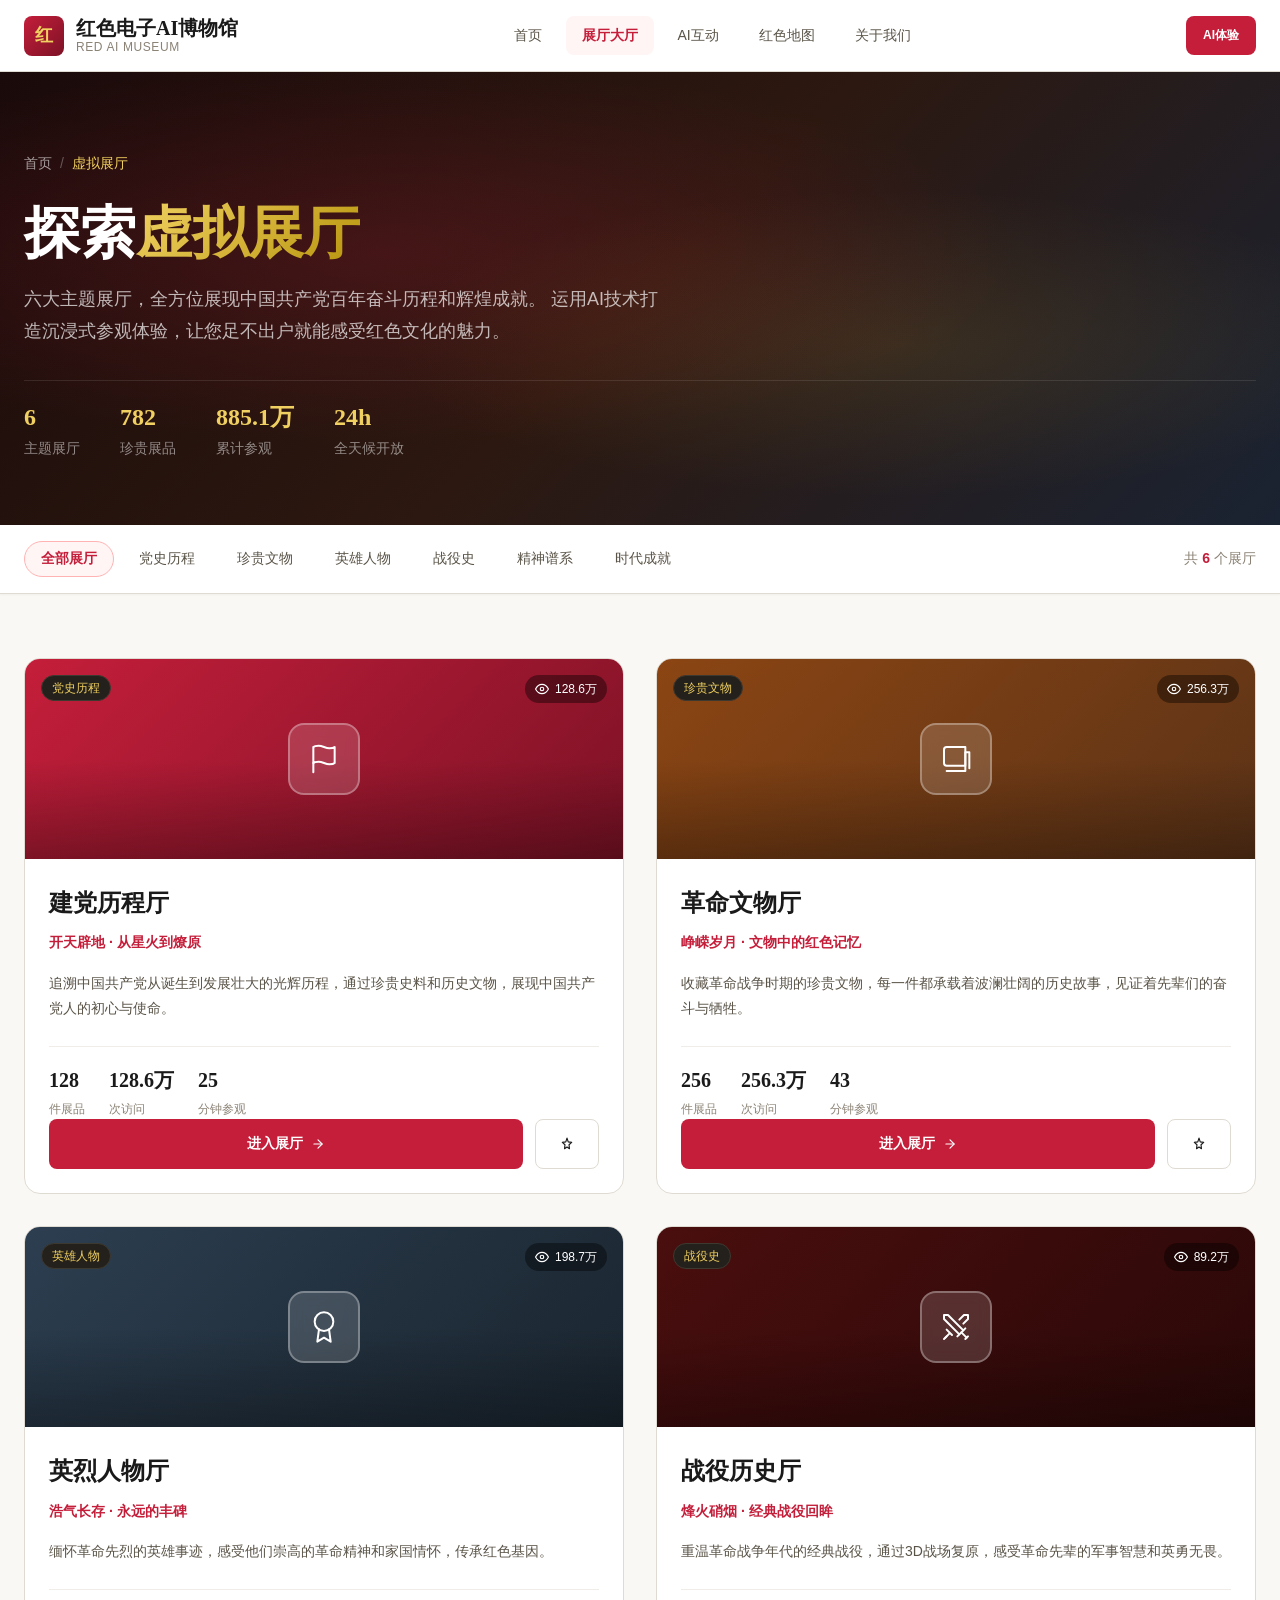
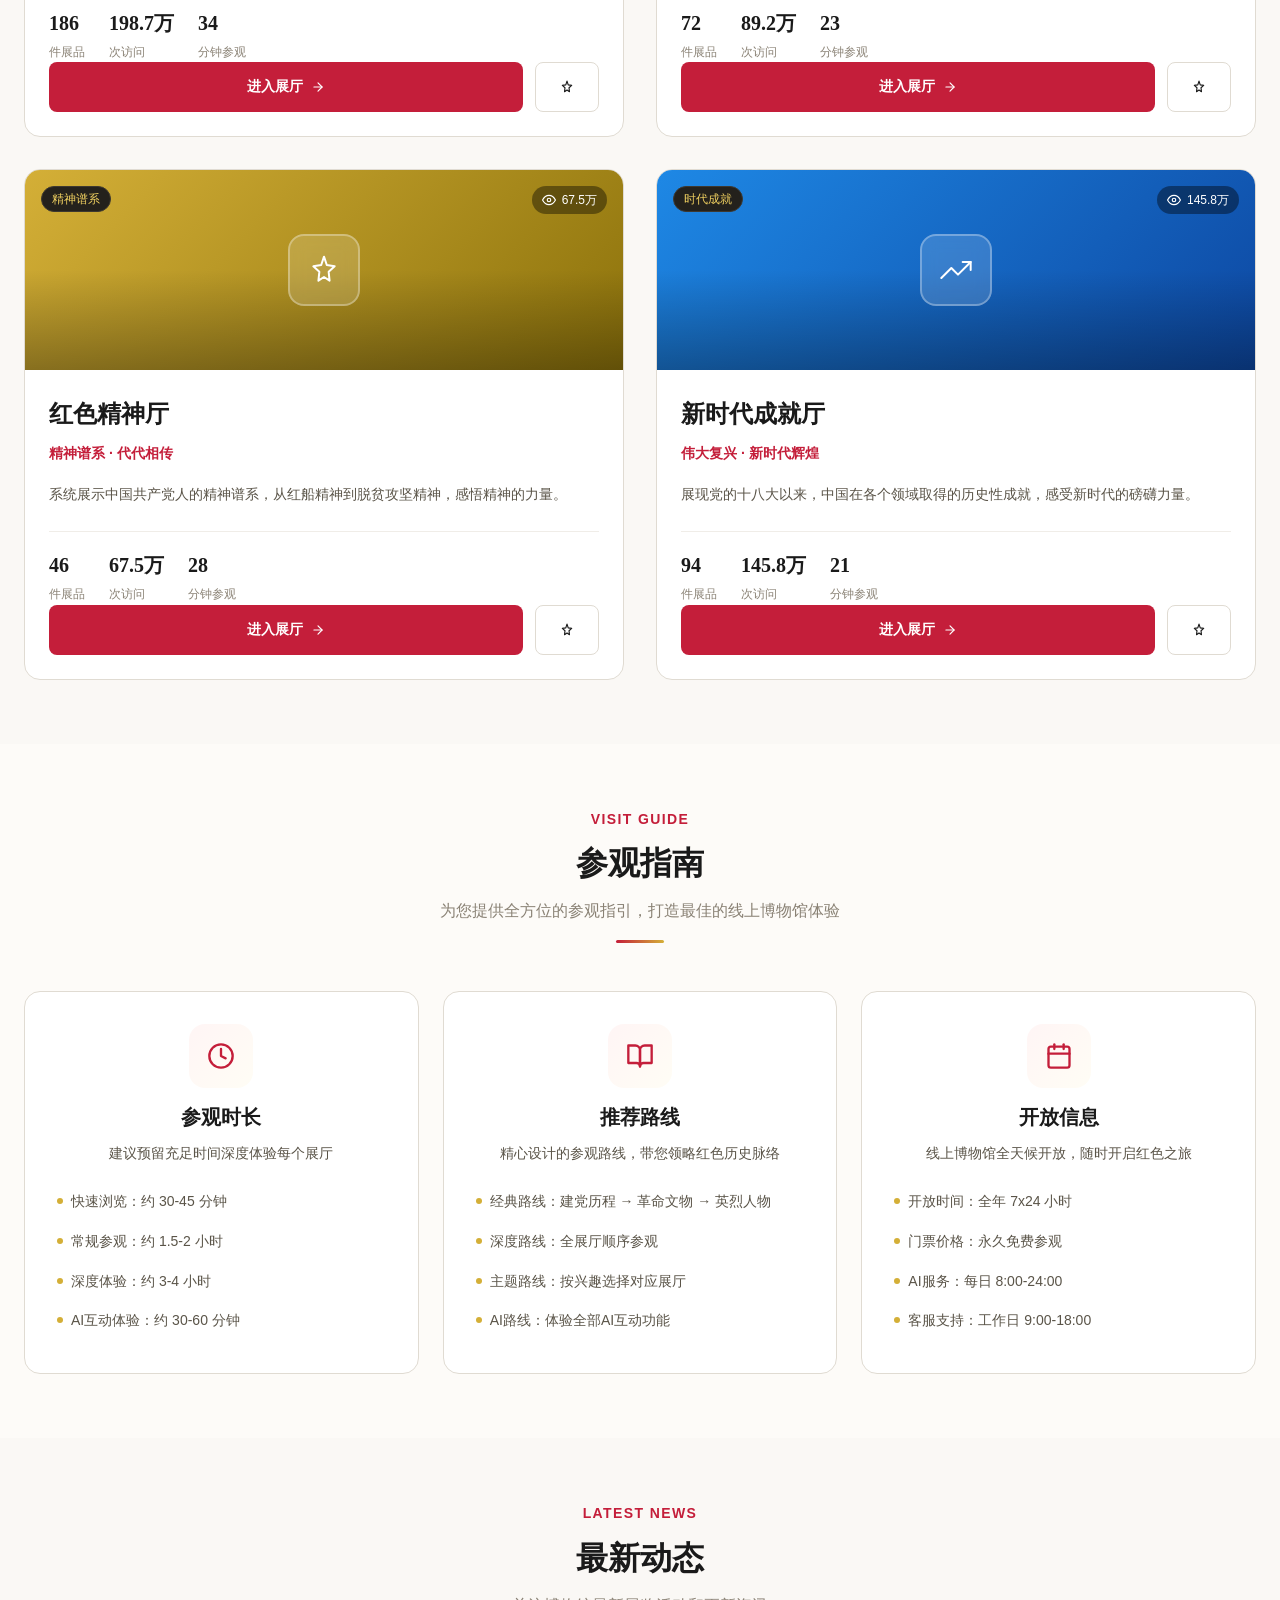
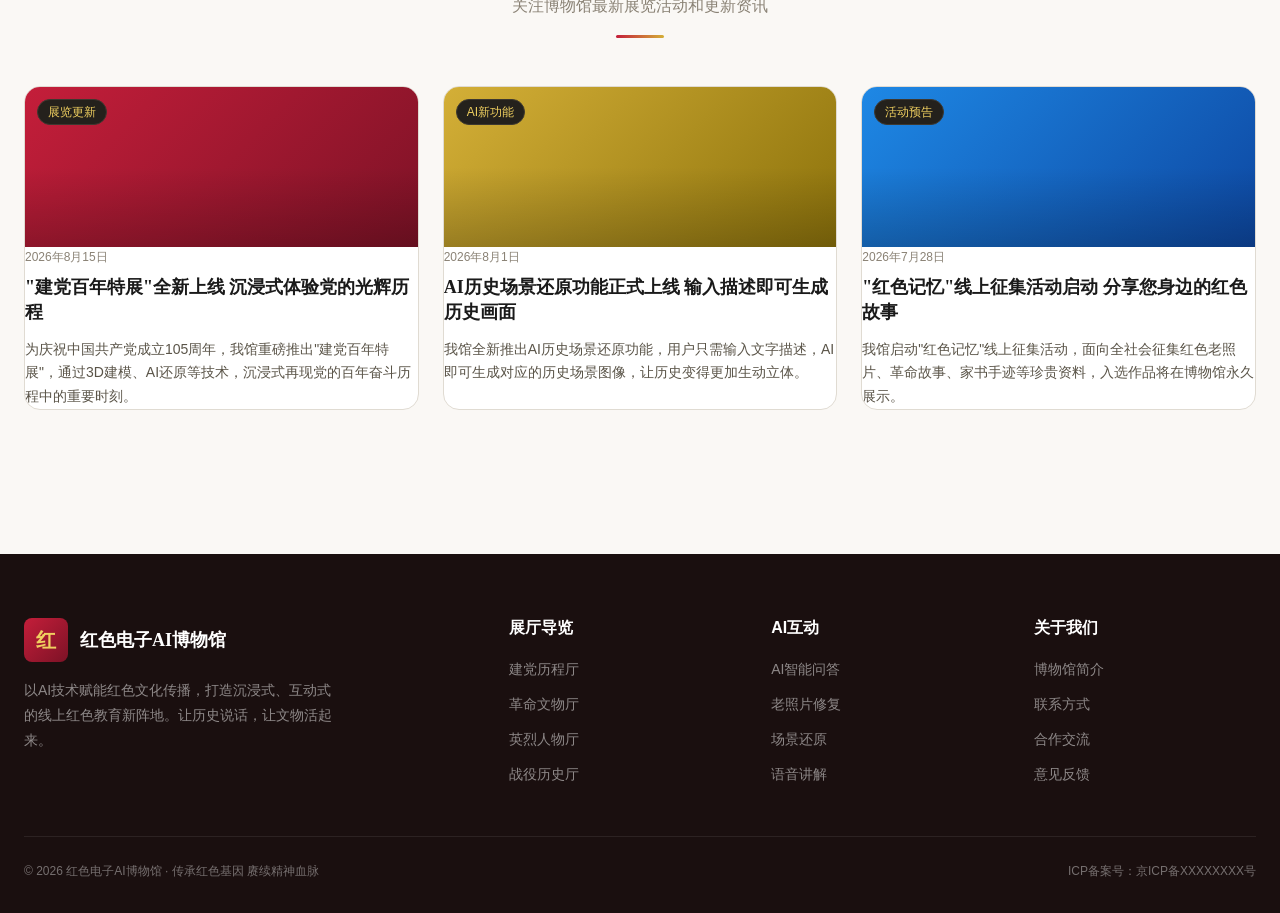
<file: halls.html>
<!DOCTYPE html>
<html lang="zh-CN">
<head>
  <meta charset="UTF-8">
  <meta name="viewport" content="width=device-width, initial-scale=1.0">
  <title>虚拟展厅 - 红色电子AI博物馆</title>
  <link rel="stylesheet" href="styles.css">
  <style>
    /* ---------- 页面头部 ---------- */
    .page-header {
      background: linear-gradient(135deg, #1A0A0A 0%, #2C1810 50%, #1A2332 100%);
      position: relative;
      overflow: hidden;
      padding: var(--space-20) 0 var(--space-16);
    }
    .page-header::before {
      content: '';
      position: absolute;
      top: 0; left: 0; right: 0; bottom: 0;
      background:
        radial-gradient(ellipse at 30% 40%, rgba(196, 30, 58, 0.2) 0%, transparent 50%),
        radial-gradient(ellipse at 70% 60%, rgba(212, 175, 55, 0.12) 0%, transparent 40%);
      pointer-events: none;
    }
    .page-header-content {
      position: relative;
      z-index: 2;
      color: #fff;
    }
    .breadcrumb {
      display: flex;
      align-items: center;
      gap: var(--space-2);
      font-size: var(--fs-sm);
      color: rgba(255,255,255,0.6);
      margin-bottom: var(--space-6);
    }
    .breadcrumb a {
      color: rgba(255,255,255,0.6);
      transition: color var(--duration-fast);
    }
    .breadcrumb a:hover {
      color: var(--gold-300);
    }
    .breadcrumb .separator {
      color: rgba(255,255,255,0.3);
    }
    .breadcrumb .current {
      color: var(--gold-300);
    }
    .page-header h1 {
      font-size: var(--fs-5xl);
      color: #fff;
      margin-bottom: var(--space-4);
      line-height: 1.2;
    }
    .page-header h1 .highlight {
      background: linear-gradient(135deg, var(--gold-300), var(--gold-500));
      -webkit-background-clip: text;
      -webkit-text-fill-color: transparent;
      background-clip: text;
    }
    .page-header .intro {
      font-size: var(--fs-lg);
      color: rgba(255,255,255,0.7);
      max-width: 640px;
      line-height: 1.8;
    }
    .page-header-stats {
      display: flex;
      gap: var(--space-10);
      margin-top: var(--space-8);
      padding-top: var(--space-6);
      border-top: 1px solid rgba(255,255,255,0.1);
    }
    .page-header-stat .num {
      font-family: var(--font-display);
      font-size: var(--fs-2xl);
      font-weight: 700;
      color: var(--gold-300);
      line-height: 1;
    }
    .page-header-stat .label {
      font-size: var(--fs-sm);
      color: rgba(255,255,255,0.5);
      margin-top: var(--space-2);
    }

    /* ---------- 筛选栏 ---------- */
    .filter-bar {
      background: var(--surface);
      border-bottom: 1px solid var(--border);
      position: sticky;
      top: var(--nav-height);
      z-index: 100;
      box-shadow: var(--shadow-sm);
    }
    .filter-bar .container {
      display: flex;
      align-items: center;
      justify-content: space-between;
      padding: var(--space-4) var(--space-6);
      flex-wrap: wrap;
      gap: var(--space-4);
    }
    .filter-tabs {
      display: flex;
      gap: var(--space-2);
      flex-wrap: wrap;
    }
    .filter-tab {
      padding: var(--space-2) var(--space-4);
      font-size: var(--fs-sm);
      font-weight: 500;
      color: var(--text-secondary);
      border-radius: var(--radius-full);
      cursor: pointer;
      transition: all var(--duration-fast) var(--ease-standard);
      border: 1px solid transparent;
      background: transparent;
    }
    .filter-tab:hover {
      color: var(--color-primary);
      background: var(--red-50);
    }
    .filter-tab.active {
      color: var(--color-primary);
      background: var(--red-50);
      border-color: var(--red-200);
      font-weight: 600;
    }
    .filter-result {
      font-size: var(--fs-sm);
      color: var(--text-muted);
    }
    .filter-result strong {
      color: var(--color-primary);
      font-weight: 600;
    }

    /* ---------- 展厅网格 ---------- */
    .halls-section {
      padding: var(--space-16) 0;
    }
    .hall-grid {
      display: grid;
      grid-template-columns: repeat(2, 1fr);
      gap: var(--space-8);
    }
    .hall-detail-card {
      background: var(--surface);
      border: 1px solid var(--border);
      border-radius: var(--radius-xl);
      overflow: hidden;
      transition: all var(--duration-base) var(--ease-standard);
      display: flex;
      flex-direction: column;
    }
    .hall-detail-card:hover {
      transform: translateY(-6px);
      box-shadow: var(--shadow-xl);
      border-color: var(--red-200);
    }
    .hall-cover {
      position: relative;
      height: 200px;
      display: flex;
      align-items: center;
      justify-content: center;
      overflow: hidden;
    }
    .hall-cover::after {
      content: '';
      position: absolute;
      top: 0; left: 0; right: 0; bottom: 0;
      background: linear-gradient(180deg, transparent 50%, rgba(0,0,0,0.3) 100%);
    }
    .hall-cover-icon {
      width: 72px;
      height: 72px;
      background: rgba(255,255,255,0.15);
      border: 2px solid rgba(255,255,255,0.3);
      border-radius: var(--radius-xl);
      display: flex;
      align-items: center;
      justify-content: center;
      color: #fff;
      backdrop-filter: blur(8px);
      z-index: 1;
    }
    .hall-cover-badge {
      position: absolute;
      top: var(--space-4);
      left: var(--space-4);
      z-index: 2;
    }
    .hall-cover-views {
      position: absolute;
      top: var(--space-4);
      right: var(--space-4);
      z-index: 2;
      display: flex;
      align-items: center;
      gap: 6px;
      padding: 4px 10px;
      background: rgba(0,0,0,0.4);
      backdrop-filter: blur(8px);
      border-radius: var(--radius-full);
      color: #fff;
      font-size: var(--fs-xs);
    }
    .hall-detail-body {
      padding: var(--space-6);
      flex: 1;
      display: flex;
      flex-direction: column;
    }
    .hall-detail-title {
      font-family: var(--font-display);
      font-size: var(--fs-2xl);
      font-weight: 700;
      color: var(--text);
      margin-bottom: var(--space-2);
    }
    .hall-detail-subtitle {
      font-size: var(--fs-sm);
      color: var(--color-primary);
      font-weight: 600;
      margin-bottom: var(--space-4);
    }
    .hall-detail-desc {
      font-size: var(--fs-sm);
      color: var(--text-secondary);
      line-height: 1.8;
      margin-bottom: var(--space-6);
      flex: 1;
    }
    .hall-detail-meta {
      display: flex;
      gap: var(--space-6);
      padding-top: var(--space-4);
      border-top: 1px solid var(--border-light);
      margin-bottom: var(--space-5);
    }
    .hall-meta-item {
      display: flex;
      flex-direction: column;
      gap: 2px;
    }
    .hall-meta-item .value {
      font-family: var(--font-display);
      font-size: var(--fs-xl);
      font-weight: 700;
      color: var(--text);
    }
    .hall-meta-item .label {
      font-size: var(--fs-xs);
      color: var(--text-muted);
    }
    .hall-detail-footer {
      display: flex;
      gap: var(--space-3);
    }

    /* ---------- 参观指南 ---------- */
    .guide-section {
      background: var(--surface-2);
      padding: var(--space-16) 0;
    }
    .guide-grid {
      display: grid;
      grid-template-columns: repeat(3, 1fr);
      gap: var(--space-6);
    }
    .guide-card {
      background: var(--surface);
      border: 1px solid var(--border);
      border-radius: var(--radius-xl);
      padding: var(--space-8);
      text-align: center;
      transition: all var(--duration-base) var(--ease-standard);
    }
    .guide-card:hover {
      transform: translateY(-4px);
      box-shadow: var(--shadow-lg);
      border-color: var(--gold-200);
    }
    .guide-icon {
      width: 64px;
      height: 64px;
      margin: 0 auto var(--space-4);
      background: linear-gradient(135deg, var(--red-50), var(--gold-50));
      border-radius: var(--radius-xl);
      display: flex;
      align-items: center;
      justify-content: center;
      color: var(--red-500);
    }
    .guide-card h3 {
      font-size: var(--fs-xl);
      margin-bottom: var(--space-3);
    }
    .guide-card p {
      font-size: var(--fs-sm);
      color: var(--text-secondary);
      line-height: 1.7;
    }
    .guide-card ul {
      text-align: left;
      margin-top: var(--space-4);
    }
    .guide-card ul li {
      font-size: var(--fs-sm);
      color: var(--text-secondary);
      padding: var(--space-2) 0;
      display: flex;
      align-items: flex-start;
      gap: var(--space-2);
    }
    .guide-card ul li::before {
      content: '';
      width: 6px;
      height: 6px;
      border-radius: 50%;
      background: var(--gold-400);
      margin-top: 8px;
      flex-shrink: 0;
    }

    /* ---------- 最新动态 ---------- */
    .news-section {
      padding: var(--space-16) 0;
    }
    .news-grid {
      display: grid;
      grid-template-columns: repeat(3, 1fr);
      gap: var(--space-6);
    }
    .news-card {
      background: var(--surface);
      border: 1px solid var(--border);
      border-radius: var(--radius-xl);
      overflow: hidden;
      transition: all var(--duration-base) var(--ease-standard);
      cursor: pointer;
    }
    .news-card:hover {
      transform: translateY(-4px);
      box-shadow: var(--shadow-lg);
      border-color: var(--red-200);
    }
    .news-cover {
      height: 160px;
      position: relative;
      overflow: hidden;
    }
    .news-cover::after {
      content: '';
      position: absolute;
      top: 0; left: 0; right: 0; bottom: 0;
      background: linear-gradient(180deg, transparent 50%, rgba(0,0,0,0.2) 100%);
    }
    .news-tag {
      position: absolute;
      top: var(--space-3);
      left: var(--space-3);
      z-index: 2;
    }
    .news-body {
      padding: var(--space-5);
    }
    .news-date {
      font-size: var(--fs-xs);
      color: var(--text-muted);
      margin-bottom: var(--space-2);
    }
    .news-title {
      font-family: var(--font-display);
      font-size: var(--fs-lg);
      font-weight: 700;
      color: var(--text);
      margin-bottom: var(--space-3);
      line-height: 1.4;
    }
    .news-summary {
      font-size: var(--fs-sm);
      color: var(--text-secondary);
      line-height: 1.7;
      display: -webkit-box;
      -webkit-line-clamp: 3;
      -webkit-box-orient: vertical;
      overflow: hidden;
    }

    /* ---------- 响应式 ---------- */
    @media (max-width: 1024px) {
      .hall-grid { grid-template-columns: 1fr; gap: var(--space-6); }
      .guide-grid { grid-template-columns: 1fr 1fr; }
      .news-grid { grid-template-columns: 1fr 1fr; }
      .page-header h1 { font-size: var(--fs-4xl); }
    }
    @media (max-width: 768px) {
      .page-header { padding: var(--space-12) 0 var(--space-10); }
      .page-header h1 { font-size: var(--fs-3xl); }
      .page-header-stats { flex-wrap: wrap; gap: var(--space-6); }
      .guide-grid { grid-template-columns: 1fr; }
      .news-grid { grid-template-columns: 1fr; }
      .filter-bar .container { flex-direction: column; align-items: flex-start; }
      .hall-detail-meta { gap: var(--space-4); }
      .hall-meta-item .value { font-size: var(--fs-lg); }
    }
  </style>
</head>
<body>
  <!-- 导航栏 -->
  <div id="navbar-container"></div>

  <main>
    <!-- 页面头部 -->
    <section class="page-header">
      <div class="container">
        <div class="page-header-content animate-fadeInUp">
          <div class="breadcrumb">
            <a href="index.html">首页</a>
            <span class="separator">/</span>
            <span class="current">虚拟展厅</span>
          </div>
          <h1>探索<span class="highlight">虚拟展厅</span></h1>
          <p class="intro">
            六大主题展厅，全方位展现中国共产党百年奋斗历程和辉煌成就。
            运用AI技术打造沉浸式参观体验，让您足不出户就能感受红色文化的魅力。
          </p>
          <div class="page-header-stats">
            <div class="page-header-stat">
              <div class="num">6</div>
              <div class="label">主题展厅</div>
            </div>
            <div class="page-header-stat">
              <div class="num">782</div>
              <div class="label">珍贵展品</div>
            </div>
            <div class="page-header-stat">
              <div class="num">885.1万</div>
              <div class="label">累计参观</div>
            </div>
            <div class="page-header-stat">
              <div class="num">24h</div>
              <div class="label">全天候开放</div>
            </div>
          </div>
        </div>
      </div>
    </section>

    <!-- 筛选栏 -->
    <div class="filter-bar">
      <div class="container">
        <div class="filter-tabs" id="filter-tabs">
          <button class="filter-tab active" data-category="all">全部展厅</button>
          <button class="filter-tab" data-category="党史历程">党史历程</button>
          <button class="filter-tab" data-category="珍贵文物">珍贵文物</button>
          <button class="filter-tab" data-category="英雄人物">英雄人物</button>
          <button class="filter-tab" data-category="战役史">战役史</button>
          <button class="filter-tab" data-category="精神谱系">精神谱系</button>
          <button class="filter-tab" data-category="时代成就">时代成就</button>
        </div>
        <div class="filter-result">
          共 <strong id="result-count">6</strong> 个展厅
        </div>
      </div>
    </div>

    <!-- 展厅网格 -->
    <section class="halls-section">
      <div class="container">
        <div class="hall-grid" id="hall-grid">
          <!-- 由JS动态生成 -->
        </div>
      </div>
    </section>

    <!-- 参观指南 -->
    <section class="guide-section">
      <div class="container">
        <div class="section-header animate-on-scroll">
          <div class="eyebrow">VISIT GUIDE</div>
          <h2>参观指南</h2>
          <p>为您提供全方位的参观指引，打造最佳的线上博物馆体验</p>
          <div class="divider-line"></div>
        </div>
        <div class="guide-grid">
          <div class="guide-card animate-on-scroll">
            <div class="guide-icon">
              <svg width="28" height="28" viewBox="0 0 24 24" fill="none" stroke="currentColor" stroke-width="2" stroke-linecap="round" stroke-linejoin="round"><circle cx="12" cy="12" r="10"></circle><polyline points="12 6 12 12 16 14"></polyline></svg>
            </div>
            <h3>参观时长</h3>
            <p>建议预留充足时间深度体验每个展厅</p>
            <ul>
              <li>快速浏览：约 30-45 分钟</li>
              <li>常规参观：约 1.5-2 小时</li>
              <li>深度体验：约 3-4 小时</li>
              <li>AI互动体验：约 30-60 分钟</li>
            </ul>
          </div>
          <div class="guide-card animate-on-scroll" style="animation-delay: 0.1s;">
            <div class="guide-icon">
              <svg width="28" height="28" viewBox="0 0 24 24" fill="none" stroke="currentColor" stroke-width="2" stroke-linecap="round" stroke-linejoin="round"><path d="M2 3h6a4 4 0 0 1 4 4v14a3 3 0 0 0-3-3H2z"></path><path d="M22 3h-6a4 4 0 0 0-4 4v14a3 3 0 0 1 3-3h7z"></path></svg>
            </div>
            <h3>推荐路线</h3>
            <p>精心设计的参观路线，带您领略红色历史脉络</p>
            <ul>
              <li>经典路线：建党历程 → 革命文物 → 英烈人物</li>
              <li>深度路线：全展厅顺序参观</li>
              <li>主题路线：按兴趣选择对应展厅</li>
              <li>AI路线：体验全部AI互动功能</li>
            </ul>
          </div>
          <div class="guide-card animate-on-scroll" style="animation-delay: 0.2s;">
            <div class="guide-icon">
              <svg width="28" height="28" viewBox="0 0 24 24" fill="none" stroke="currentColor" stroke-width="2" stroke-linecap="round" stroke-linejoin="round"><rect x="3" y="4" width="18" height="18" rx="2" ry="2"></rect><line x1="16" y1="2" x2="16" y2="6"></line><line x1="8" y1="2" x2="8" y2="6"></line><line x1="3" y1="10" x2="21" y2="10"></line></svg>
            </div>
            <h3>开放信息</h3>
            <p>线上博物馆全天候开放，随时开启红色之旅</p>
            <ul>
              <li>开放时间：全年 7x24 小时</li>
              <li>门票价格：永久免费参观</li>
              <li>AI服务：每日 8:00-24:00</li>
              <li>客服支持：工作日 9:00-18:00</li>
            </ul>
          </div>
        </div>
      </div>
    </section>

    <!-- 最新动态 -->
    <section class="news-section">
      <div class="container">
        <div class="section-header animate-on-scroll">
          <div class="eyebrow">LATEST NEWS</div>
          <h2>最新动态</h2>
          <p>关注博物馆最新展览活动和更新资讯</p>
          <div class="divider-line"></div>
        </div>
        <div class="news-grid">
          <div class="news-card animate-on-scroll">
            <div class="news-cover" style="background: linear-gradient(135deg, #C41E3A 0%, #7D1226 100%);">
              <span class="tag tag-dark news-tag">展览更新</span>
            </div>
            <div class="news-body">
              <div class="news-date">2026年8月15日</div>
              <div class="news-title">"建党百年特展"全新上线 沉浸式体验党的光辉历程</div>
              <div class="news-summary">为庆祝中国共产党成立105周年，我馆重磅推出"建党百年特展"，通过3D建模、AI还原等技术，沉浸式再现党的百年奋斗历程中的重要时刻。</div>
            </div>
          </div>
          <div class="news-card animate-on-scroll" style="animation-delay: 0.1s;">
            <div class="news-cover" style="background: linear-gradient(135deg, #D4AF37 0%, #8C720B 100%);">
              <span class="tag tag-dark news-tag">AI新功能</span>
            </div>
            <div class="news-body">
              <div class="news-date">2026年8月1日</div>
              <div class="news-title">AI历史场景还原功能正式上线 输入描述即可生成历史画面</div>
              <div class="news-summary">我馆全新推出AI历史场景还原功能，用户只需输入文字描述，AI即可生成对应的历史场景图像，让历史变得更加生动立体。</div>
            </div>
          </div>
          <div class="news-card animate-on-scroll" style="animation-delay: 0.2s;">
            <div class="news-cover" style="background: linear-gradient(135deg, #1E88E5 0%, #0D47A1 100%);">
              <span class="tag tag-dark news-tag">活动预告</span>
            </div>
            <div class="news-body">
              <div class="news-date">2026年7月28日</div>
              <div class="news-title">"红色记忆"线上征集活动启动 分享您身边的红色故事</div>
              <div class="news-summary">我馆启动"红色记忆"线上征集活动，面向全社会征集红色老照片、革命故事、家书手迹等珍贵资料，入选作品将在博物馆永久展示。</div>
            </div>
          </div>
        </div>
      </div>
    </section>
  </main>

  <!-- 底部 -->
  <div id="footer-container"></div>

  <script src="mock.js"></script>
  <script src="app.js"></script>
  <script>
    // 渲染导航和底部
    document.getElementById('navbar-container').innerHTML = MuseumUtils.getNavHTML('halls');
    document.getElementById('footer-container').innerHTML = MuseumUtils.getFooterHTML();

    // 图标映射
    const iconMap = {
      flag: '<svg width="32" height="32" viewBox="0 0 24 24" fill="none" stroke="currentColor" stroke-width="1.5" stroke-linecap="round" stroke-linejoin="round"><path d="M4 15s1-1 4-1 5 2 8 2 4-1 4-1V3s-1 1-4 1-5-2-8-2-4 1-4 1z"></path><line x1="4" y1="22" x2="4" y2="15"></line></svg>',
      scroll: '<svg width="32" height="32" viewBox="0 0 24 24" fill="none" stroke="currentColor" stroke-width="1.5" stroke-linecap="round" stroke-linejoin="round"><path d="M19 17H5a2 2 0 0 1-2-2V5a2 2 0 0 1 2-2h14v14z"></path><path d="M22 19V7h-3v14H5"></path></svg>',
      award: '<svg width="32" height="32" viewBox="0 0 24 24" fill="none" stroke="currentColor" stroke-width="1.5" stroke-linecap="round" stroke-linejoin="round"><circle cx="12" cy="8" r="7"></circle><polyline points="8.21 13.89 7 23 12 20 17 23 15.79 13.88"></polyline></svg>',
      swords: '<svg width="32" height="32" viewBox="0 0 24 24" fill="none" stroke="currentColor" stroke-width="1.5" stroke-linecap="round" stroke-linejoin="round"><polyline points="14.5 17.5 3 6 3 3 6 3 17.5 14.5"></polyline><line x1="13" y1="19" x2="19" y2="13"></line><line x1="16" y1="16" x2="20" y2="20"></line><line x1="19" y1="21" x2="21" y2="19"></line><polyline points="14.5 6.5 18 3 21 3 21 6 17.5 9.5"></polyline><line x1="5" y1="14" x2="9" y2="18"></line><line x1="7" y1="17" x2="4" y2="20"></line><line x1="3" y1="21" x2="5" y2="19"></line></svg>',
      sparkles: '<svg width="32" height="32" viewBox="0 0 24 24" fill="none" stroke="currentColor" stroke-width="1.5" stroke-linecap="round" stroke-linejoin="round"><path d="M12 2l2.09 6.26L20 9.27l-4.5 4.08L16.18 20 12 17.27 7.82 20l.68-6.65L4 9.27l5.91-1.01L12 2z"></path></svg>',
      'trending-up': '<svg width="32" height="32" viewBox="0 0 24 24" fill="none" stroke="currentColor" stroke-width="1.5" stroke-linecap="round" stroke-linejoin="round"><polyline points="23 6 13.5 15.5 8.5 10.5 1 18"></polyline><polyline points="17 6 23 6 23 12"></polyline></svg>'
    };

    // 展厅链接映射
    const hallLinks = {
      'party-founding': 'hall-party-history.html',
      'revolutionary-relics': 'hall-relics.html'
    };

    // 渲染展厅卡片
    function renderHalls(category = 'all') {
      const grid = document.getElementById('hall-grid');
      const halls = category === 'all'
        ? MOCK.halls
        : MOCK.halls.filter(h => h.category === category);
      
      document.getElementById('result-count').textContent = halls.length;
      
      if (halls.length === 0) {
        grid.innerHTML = `
          <div style="grid-column: 1 / -1; text-align: center; padding: var(--space-16) 0; color: var(--text-muted);">
            <div style="font-size: 48px; margin-bottom: var(--space-4);">🔍</div>
            <p>暂无此类展厅</p>
          </div>
        `;
        return;
      }
      
      grid.innerHTML = halls.map((hall, index) => {
        const link = hallLinks[hall.id] || 'halls.html#' + hall.id;
        return `
          <div class="hall-detail-card animate-on-scroll" data-category="${hall.category}" style="animation-delay: ${index * 0.1}s;">
            <div class="hall-cover" style="background: ${hall.cover};">
              <span class="tag tag-dark hall-cover-badge">${hall.category}</span>
              <div class="hall-cover-views">
                <svg width="14" height="14" viewBox="0 0 24 24" fill="none" stroke="currentColor" stroke-width="2"><path d="M1 12s4-8 11-8 11 8 11 8-4 8-11 8-11-8-11-8z"></path><circle cx="12" cy="12" r="3"></circle></svg>
                ${hall.views}
              </div>
              <div class="hall-cover-icon">
                ${iconMap[hall.icon] || '📜'}
              </div>
            </div>
            <div class="hall-detail-body">
              <div class="hall-detail-title">${hall.title}</div>
              <div class="hall-detail-subtitle">${hall.subtitle}</div>
              <div class="hall-detail-desc">${hall.description}</div>
              <div class="hall-detail-meta">
                <div class="hall-meta-item">
                  <span class="value">${hall.items}</span>
                  <span class="label">件展品</span>
                </div>
                <div class="hall-meta-item">
                  <span class="value">${hall.views}</span>
                  <span class="label">次访问</span>
                </div>
                <div class="hall-meta-item">
                  <span class="value">${Math.floor(Math.random() * 30 + 15)}</span>
                  <span class="label">分钟参观</span>
                </div>
              </div>
              <div class="hall-detail-footer">
                <a href="${link}" class="btn btn-primary" style="flex: 1;">
                  <span>进入展厅</span>
                  <svg width="14" height="14" viewBox="0 0 24 24" fill="none" stroke="currentColor" stroke-width="2" stroke-linecap="round" stroke-linejoin="round"><line x1="5" y1="12" x2="19" y2="12"></line><polyline points="12 5 19 12 12 19"></polyline></svg>
                </a>
                <a href="ai-center.html" class="btn btn-ghost">
                  <svg width="14" height="14" viewBox="0 0 24 24" fill="none" stroke="currentColor" stroke-width="2" stroke-linecap="round" stroke-linejoin="round"><path d="M12 2l2.09 6.26L20 9.27l-4.5 4.08L16.18 20 12 17.27 7.82 20l.68-6.65L4 9.27l5.91-1.01L12 2z"></path></svg>
                </a>
              </div>
            </div>
          </div>
        `;
      }).join('');
      
      // 重新初始化滚动动画
      setTimeout(() => {
        MuseumUtils.initPageAnimations();
      }, 50);
    }

    // 筛选功能
    function initFilter() {
      const tabs = document.querySelectorAll('.filter-tab');
      tabs.forEach(tab => {
        tab.addEventListener('click', function() {
          tabs.forEach(t => t.classList.remove('active'));
          this.classList.add('active');
          const category = this.dataset.category;
          renderHalls(category);
        });
      });
    }

    // 初始化
    document.addEventListener('DOMContentLoaded', function() {
      renderHalls();
      initFilter();
    });
  </script>
</body>
</html>
</file>
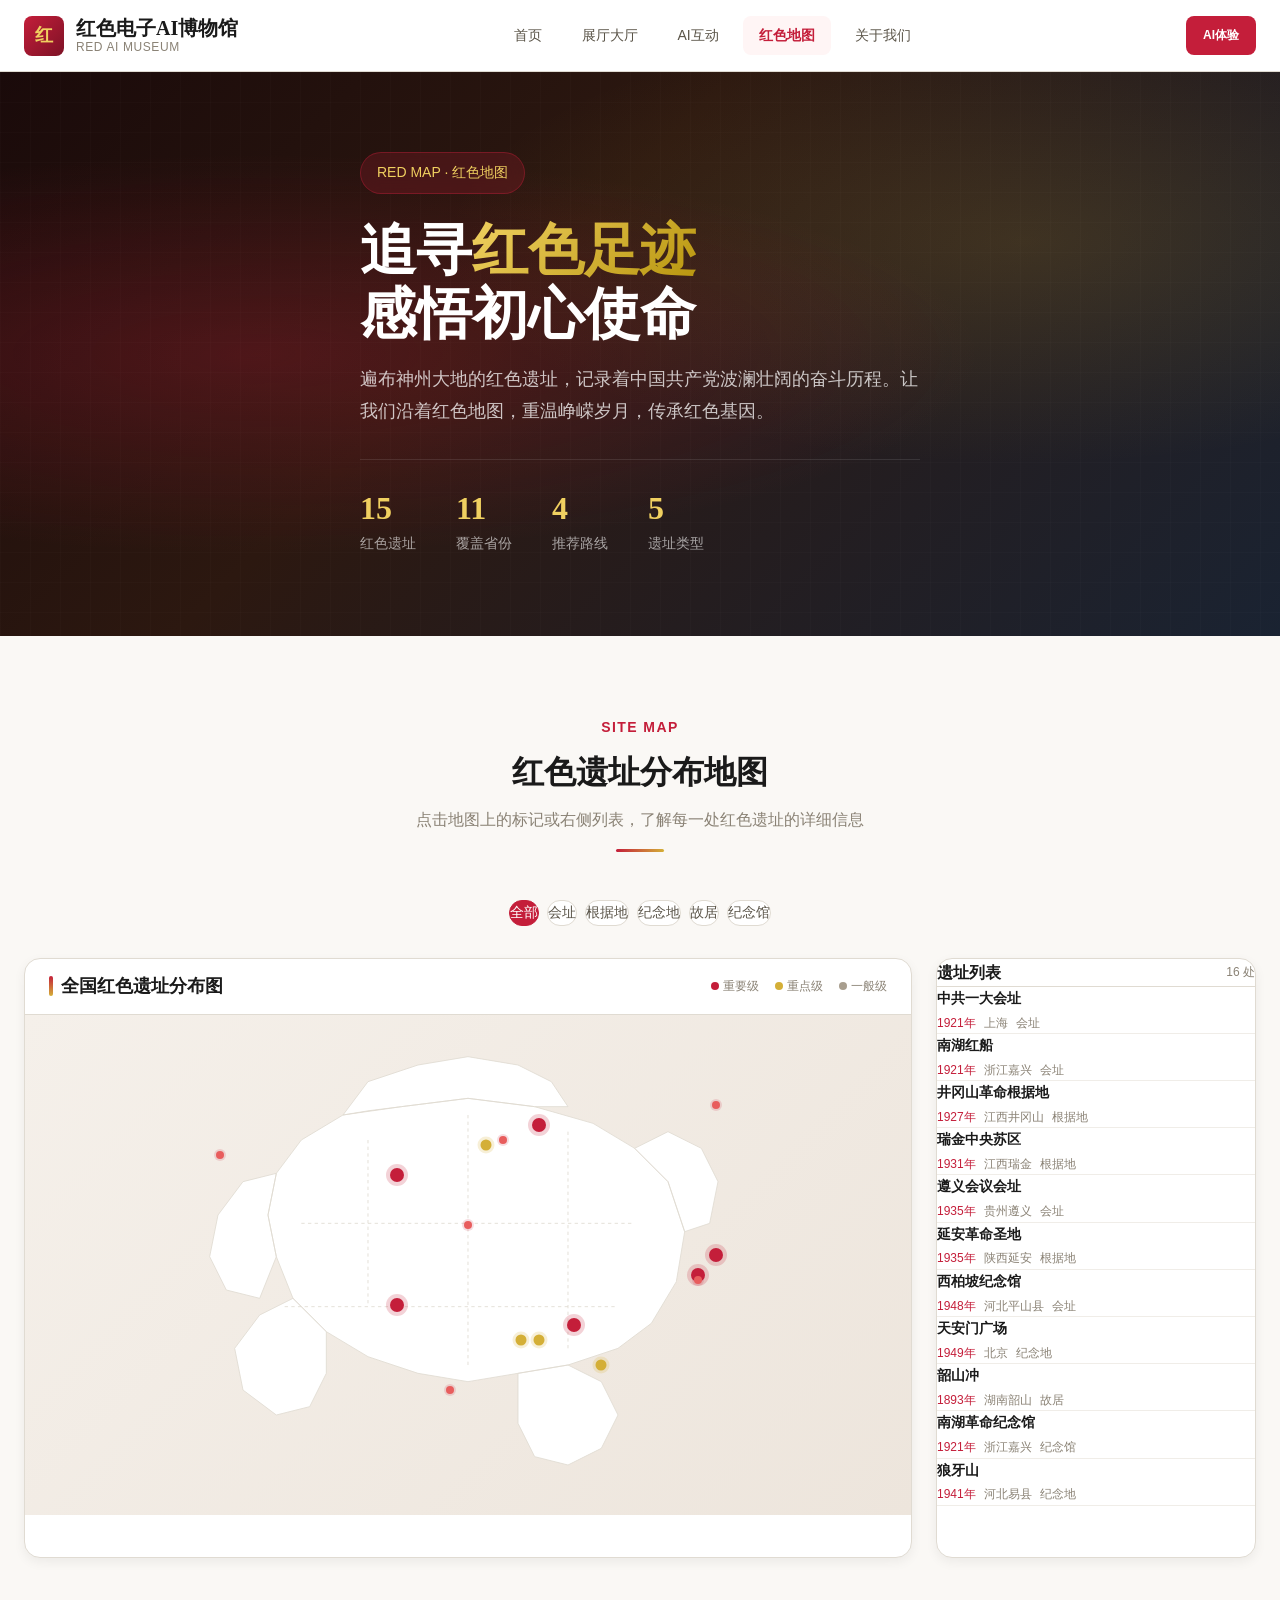
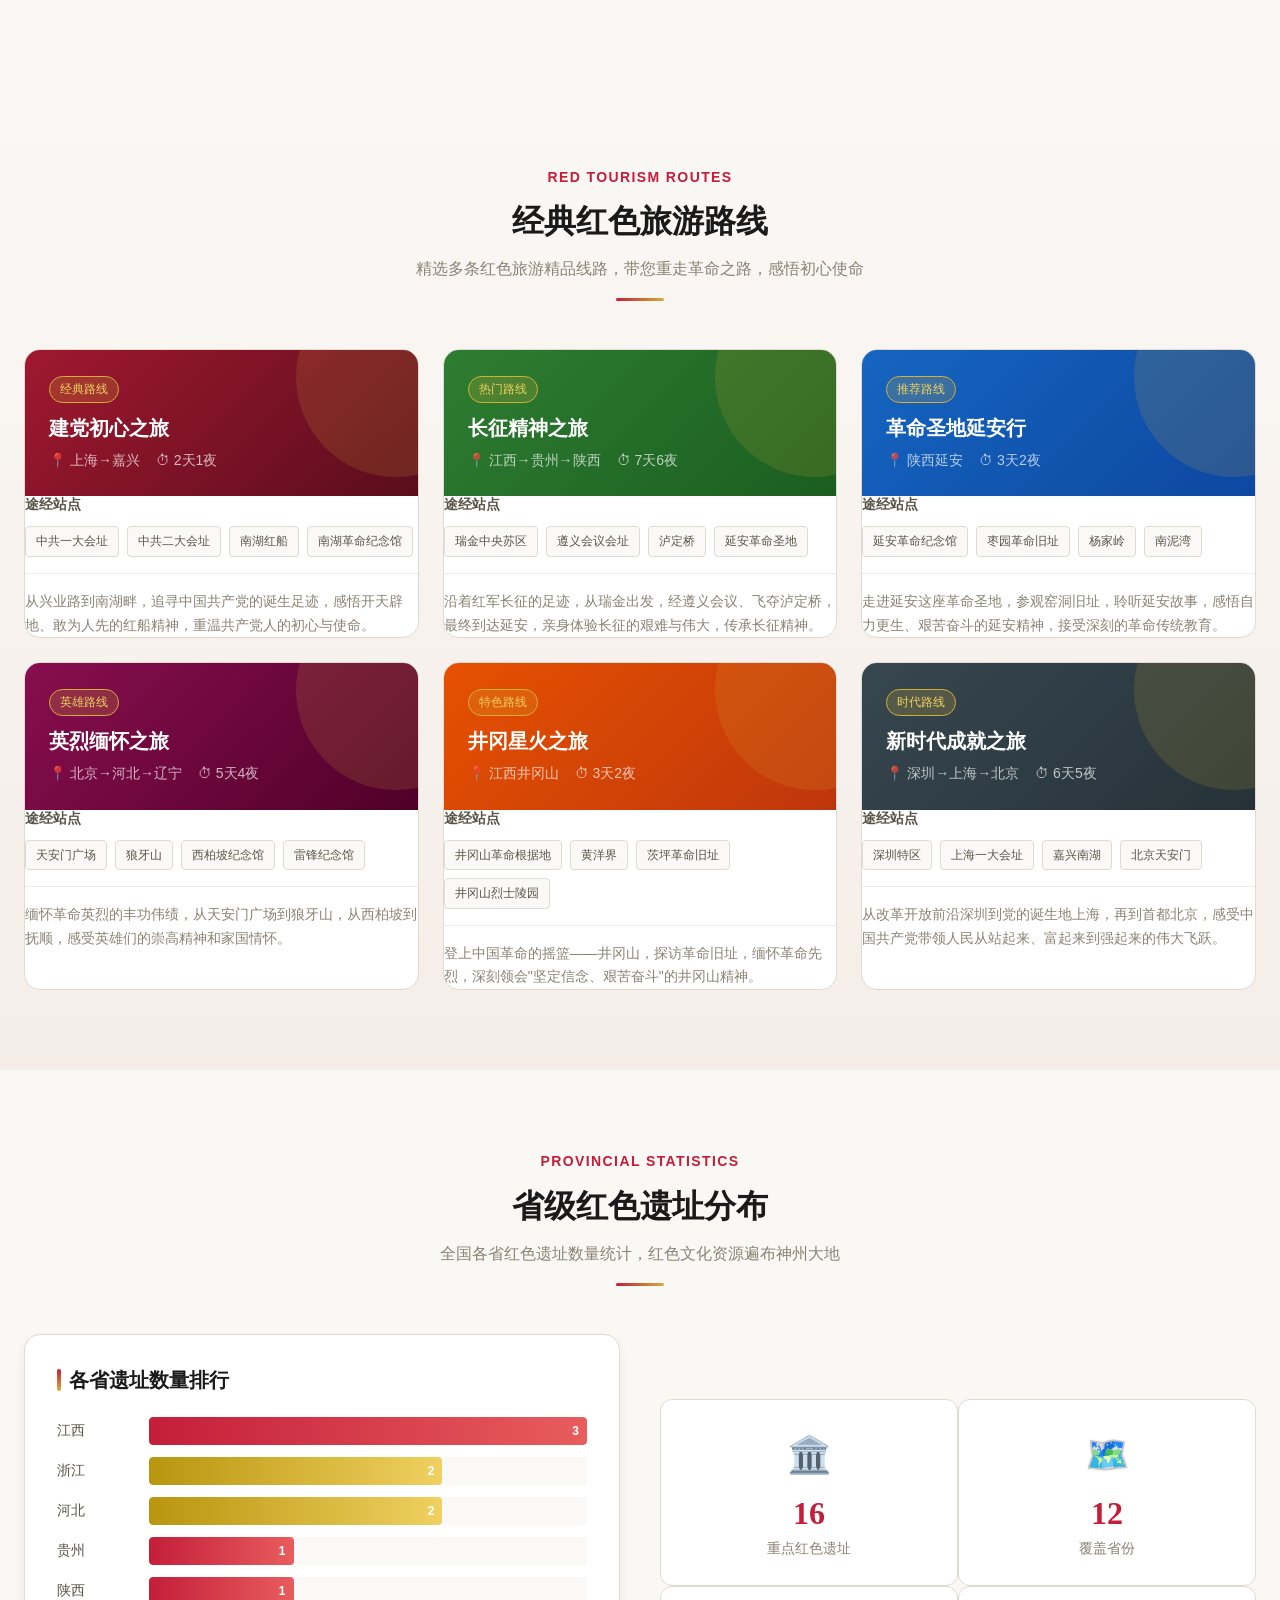
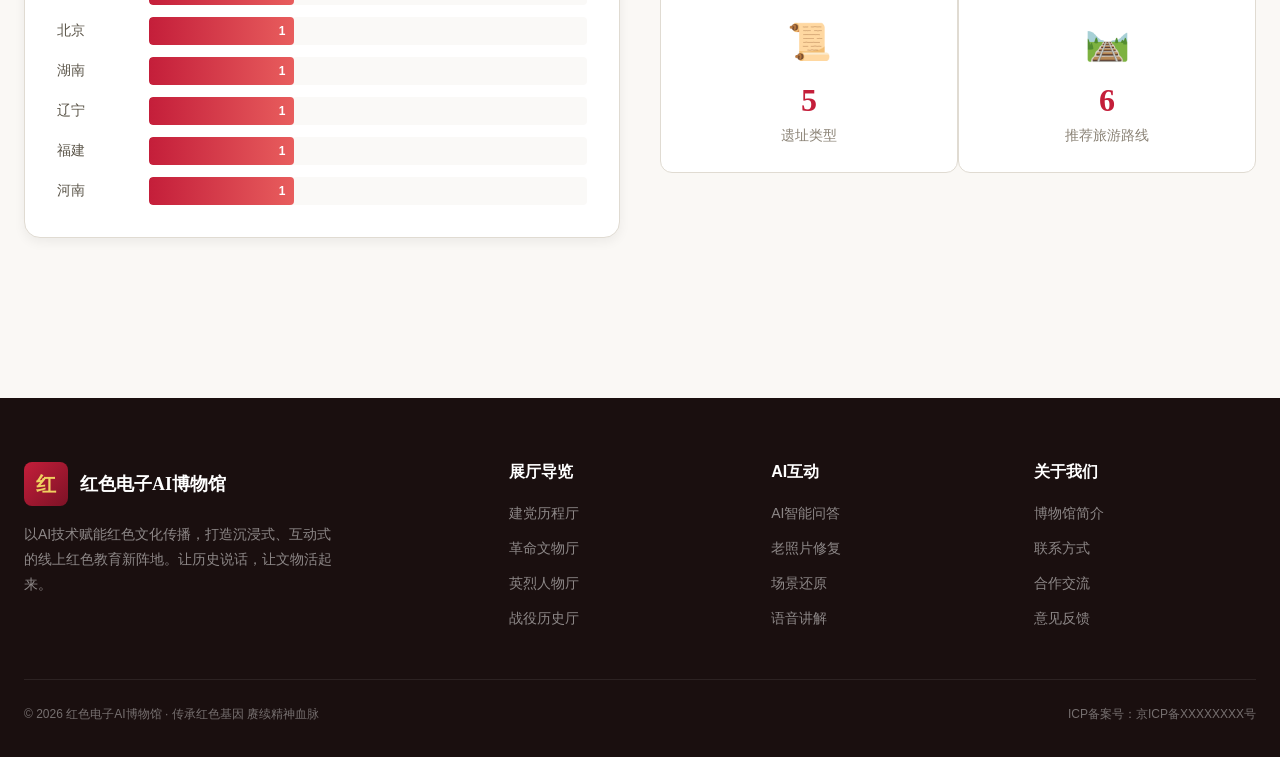
<file: red-map.html>
<!DOCTYPE html>
<html lang="zh-CN">
<head>
  <meta charset="UTF-8">
  <meta name="viewport" content="width=device-width, initial-scale=1.0">
  <title>红色地图 - 红色电子AI博物馆</title>
  <link rel="stylesheet" href="styles.css">
  <style>
    /* ========== Red Map Page Styles ========== */

    /* Hero */
    .map-hero {
      position: relative;
      min-height: 480px;
      display: flex;
      align-items: center;
      overflow: hidden;
      background: linear-gradient(135deg, #1A0A0A 0%, #2C1810 40%, #1A2332 100%);
    }
    .map-hero::before {
      content: '';
      position: absolute;
      top: 0; left: 0; right: 0; bottom: 0;
      background:
        radial-gradient(ellipse at 20% 50%, rgba(196, 30, 58, 0.25) 0%, transparent 50%),
        radial-gradient(ellipse at 80% 30%, rgba(212, 175, 55, 0.15) 0%, transparent 40%);
      pointer-events: none;
    }
    .map-hero-bg {
      position: absolute;
      top: 0; left: 0; right: 0; bottom: 0;
      opacity: 0.15;
      background-image:
        linear-gradient(rgba(255,255,255,0.1) 1px, transparent 1px),
        linear-gradient(90deg, rgba(255,255,255,0.1) 1px, transparent 1px);
      background-size: 30px 30px;
    }
    .map-hero-content {
      position: relative;
      z-index: 2;
      padding: var(--space-20) 0;
      color: #fff;
    }
    .map-hero-content .eyebrow {
      display: inline-flex;
      align-items: center;
      gap: var(--space-2);
      padding: var(--space-2) var(--space-4);
      background: rgba(196, 30, 58, 0.2);
      border: 1px solid rgba(196, 30, 58, 0.4);
      border-radius: var(--radius-full);
      font-size: var(--fs-sm);
      color: var(--gold-300);
      margin-bottom: var(--space-6);
      backdrop-filter: blur(8px);
    }
    .map-hero-content h1 {
      font-size: var(--fs-5xl);
      color: #fff;
      margin-bottom: var(--space-4);
      line-height: 1.15;
    }
    .map-hero-content h1 .highlight {
      background: linear-gradient(135deg, var(--gold-300), var(--gold-500));
      -webkit-background-clip: text;
      -webkit-text-fill-color: transparent;
      background-clip: text;
    }
    .map-hero-content .desc {
      font-size: var(--fs-lg);
      color: rgba(255, 255, 255, 0.75);
      max-width: 560px;
      margin-bottom: var(--space-8);
      line-height: 1.8;
    }
    .map-hero-stats {
      display: flex;
      gap: var(--space-10);
      padding-top: var(--space-8);
      border-top: 1px solid rgba(255, 255, 255, 0.1);
    }
    .map-hero-stat .num {
      font-family: var(--font-display);
      font-size: var(--fs-3xl);
      font-weight: 700;
      color: var(--gold-300);
      line-height: 1;
    }
    .map-hero-stat .label {
      font-size: var(--fs-sm);
      color: rgba(255, 255, 255, 0.6);
      margin-top: var(--space-2);
    }

    /* Map Section */
    .map-section {
      padding: var(--space-20) 0;
    }
    .map-main {
      display: grid;
      grid-template-columns: 1fr 320px;
      gap: var(--space-6);
      margin-bottom: var(--space-12);
    }
    .map-container {
      background: var(--surface);
      border: 1px solid var(--border);
      border-radius: var(--radius-xl);
      overflow: hidden;
      box-shadow: var(--shadow-md);
      position: relative;
      min-height: 600px;
    }
    .map-header {
      padding: var(--space-4) var(--space-6);
      border-bottom: 1px solid var(--border);
      display: flex;
      align-items: center;
      justify-content: space-between;
    }
    .map-header h3 {
      font-size: var(--fs-lg);
      display: flex;
      align-items: center;
      gap: var(--space-2);
    }
    .map-header h3::before {
      content: '';
      width: 4px;
      height: 20px;
      background: linear-gradient(180deg, var(--red-500), var(--gold-400));
      border-radius: 2px;
    }
    .map-legend {
      display: flex;
      gap: var(--space-4);
      font-size: var(--fs-xs);
      color: var(--text-muted);
    }
    .map-legend-item {
      display: flex;
      align-items: center;
      gap: var(--space-1);
    }
    .map-legend-dot {
      width: 8px;
      height: 8px;
      border-radius: 50%;
    }
    .map-legend-dot.high { background: var(--red-500); }
    .map-legend-dot.mid { background: var(--gold-400); }
    .map-legend-dot.low { background: var(--gray-400); }

    .map-canvas {
      position: relative;
      width: 100%;
      height: 500px;
      background: linear-gradient(135deg, #F5F0EA 0%, #EDE5DC 100%);
      overflow: hidden;
    }
    .china-map-svg {
      width: 100%;
      height: 100%;
    }
    .china-map-svg .province {
      fill: #fff;
      stroke: var(--border);
      stroke-width: 1;
      transition: fill 0.2s;
    }
    .china-map-svg .province:hover {
      fill: var(--red-50);
    }
    .map-marker {
      position: absolute;
      transform: translate(-50%, -50%);
      cursor: pointer;
      z-index: 10;
    }
    .map-marker-dot {
      border-radius: 50%;
      background: var(--red-500);
      box-shadow: 0 0 0 4px rgba(196, 30, 58, 0.2);
      transition: all 0.2s;
      position: relative;
    }
    .map-marker:hover .map-marker-dot {
      transform: scale(1.3);
      box-shadow: 0 0 0 6px rgba(196, 30, 58, 0.3);
    }
    .map-marker.importance-5 .map-marker-dot { width: 14px; height: 14px; }
    .map-marker.importance-4 .map-marker-dot { width: 11px; height: 11px; }
    .map-marker.importance-3 .map-marker-dot { width: 8px; height: 8px; }

    .map-marker.importance-5 .map-marker-dot { background: var(--red-500); box-shadow: 0 0 0 4px rgba(196, 30, 58, 0.2); }
    .map-marker.importance-4 .map-marker-dot { background: var(--gold-400); box-shadow: 0 0 0 3px rgba(212, 175, 55, 0.2); }
    .map-marker.importance-3 .map-marker-dot { background: var(--red-400); box-shadow: 0 0 0 2px rgba(196, 30, 58, 0.15); }

    .map-marker-tooltip {
      position: absolute;
      bottom: calc(100% + 10px);
      left: 50%;
      transform: translateX(-50%);
      background: var(--gray-900);
      color: #fff;
      padding: var(--space-2) var(--space-3);
      border-radius: var(--radius-md);
      font-size: var(--fs-xs);
      white-space: nowrap;
      opacity: 0;
      visibility: hidden;
      transition: all 0.2s;
      z-index: 100;
      pointer-events: none;
    }
    .map-marker-tooltip::after {
      content: '';
      position: absolute;
      top: 100%;
      left: 50%;
      transform: translateX(-50%);
      border: 5px solid transparent;
      border-top-color: var(--gray-900);
    }
    .map-marker:hover .map-marker-tooltip {
      opacity: 1;
      visibility: visible;
    }
    .map-marker-tooltip .name {
      font-weight: 600;
      margin-bottom: 2px;
    }
    .map-marker-tooltip .loc {
      color: var(--gold-300);
    }

    /* Site List Sidebar */
    .site-list {
      background: var(--surface);
      border: 1px solid var(--border);
      border-radius: var(--radius-xl);
      overflow: hidden;
      display: flex;
      flex-direction: column;
      box-shadow: var(--shadow-md);
    }
    .site-list-header {
      padding: var(--space-4) var(--space-5);
      border-bottom: 1px solid var(--border);
      font-weight: 600;
      display: flex;
      align-items: center;
      justify-content: space-between;
    }
    .site-list-header .count {
      font-size: var(--fs-xs);
      color: var(--text-muted);
      font-weight: 400;
    }
    .site-list-items {
      flex: 1;
      overflow-y: auto;
      max-height: 520px;
    }
    .site-list-item {
      padding: var(--space-3) var(--space-5);
      border-bottom: 1px solid var(--border-light);
      cursor: pointer;
      transition: all 0.2s;
    }
    .site-list-item:hover {
      background: var(--red-50);
    }
    .site-list-item.active {
      background: var(--red-50);
      border-left: 3px solid var(--red-500);
      padding-left: calc(var(--space-5) - 3px);
    }
    .site-list-item .name {
      font-size: var(--fs-sm);
      font-weight: 600;
      color: var(--text);
      margin-bottom: 2px;
    }
    .site-list-item .meta {
      display: flex;
      gap: var(--space-2);
      font-size: var(--fs-xs);
      color: var(--text-muted);
    }
    .site-list-item .meta .year {
      color: var(--red-500);
      font-weight: 500;
    }

    /* Filter Section */
    .filter-section {
      margin-bottom: var(--space-8);
    }
    .filter-tags {
      display: flex;
      gap: var(--space-2);
      flex-wrap: wrap;
      justify-content: center;
    }
    .filter-tag {
      padding: var(--space-2) var(--space-5);
      border: 1px solid var(--border);
      border-radius: var(--radius-full);
      font-size: var(--fs-sm);
      color: var(--text-secondary);
      cursor: pointer;
      transition: all 0.2s;
      background: var(--surface);
    }
    .filter-tag:hover {
      border-color: var(--color-primary);
      color: var(--color-primary);
    }
    .filter-tag.active {
      background: var(--color-primary);
      color: #fff;
      border-color: var(--color-primary);
    }

    /* Routes Section */
    .routes-section {
      padding: var(--space-20) 0;
      background: linear-gradient(180deg, var(--bg) 0%, #F5EDE8 100%);
    }
    .routes-grid {
      display: grid;
      grid-template-columns: repeat(3, 1fr);
      gap: var(--space-6);
    }
    .route-card {
      background: var(--surface);
      border-radius: var(--radius-xl);
      overflow: hidden;
      border: 1px solid var(--border);
      transition: all var(--duration-base);
    }
    .route-card:hover {
      transform: translateY(-6px);
      box-shadow: var(--shadow-xl);
    }
    .route-header {
      padding: var(--space-6);
      background: linear-gradient(135deg, var(--red-600) 0%, var(--red-800) 100%);
      color: #fff;
      position: relative;
      overflow: hidden;
    }
    .route-header::before {
      content: '';
      position: absolute;
      top: -50%;
      right: -20%;
      width: 200px;
      height: 200px;
      border-radius: 50%;
      background: rgba(212, 175, 55, 0.15);
    }
    .route-badge {
      display: inline-block;
      padding: 2px 10px;
      background: rgba(212, 175, 55, 0.2);
      border: 1px solid var(--gold-400);
      color: var(--gold-300);
      border-radius: var(--radius-full);
      font-size: var(--fs-xs);
      font-weight: 500;
      margin-bottom: var(--space-3);
    }
    .route-header h3 {
      color: #fff;
      font-size: var(--fs-xl);
      margin-bottom: var(--space-2);
      position: relative;
    }
    .route-info {
      display: flex;
      gap: var(--space-4);
      font-size: var(--fs-sm);
      color: rgba(255,255,255,0.7);
      position: relative;
    }
    .route-info span {
      display: flex;
      align-items: center;
      gap: 4px;
    }
    .route-body {
      padding: var(--space-5);
    }
    .route-stops {
      margin-bottom: var(--space-4);
    }
    .route-stops h5 {
      font-size: var(--fs-sm);
      color: var(--text-secondary);
      margin-bottom: var(--space-3);
    }
    .route-stop-list {
      display: flex;
      flex-wrap: wrap;
      gap: var(--space-2);
    }
    .route-stop {
      padding: 4px 10px;
      background: var(--gray-50);
      border: 1px solid var(--border);
      border-radius: var(--radius-sm);
      font-size: var(--fs-xs);
      color: var(--text-secondary);
    }
    .route-reason {
      font-size: var(--fs-sm);
      color: var(--text-muted);
      line-height: 1.7;
      padding-top: var(--space-4);
      border-top: 1px solid var(--border-light);
    }

    /* Stats Section */
    .stats-section {
      padding: var(--space-20) 0;
    }
    .province-stats {
      display: grid;
      grid-template-columns: 1fr 1fr;
      gap: var(--space-10);
      align-items: center;
    }
    .stats-chart {
      background: var(--surface);
      border: 1px solid var(--border);
      border-radius: var(--radius-xl);
      padding: var(--space-8);
      box-shadow: var(--shadow-md);
    }
    .stats-chart h3 {
      font-size: var(--fs-xl);
      margin-bottom: var(--space-6);
      display: flex;
      align-items: center;
      gap: var(--space-2);
    }
    .stats-chart h3::before {
      content: '';
      width: 4px;
      height: 22px;
      background: linear-gradient(180deg, var(--red-500), var(--gold-400));
      border-radius: 2px;
    }
    .bar-chart {
      display: flex;
      flex-direction: column;
      gap: var(--space-3);
    }
    .bar-item {
      display: flex;
      align-items: center;
      gap: var(--space-3);
    }
    .bar-label {
      width: 80px;
      font-size: var(--fs-sm);
      color: var(--text-secondary);
      flex-shrink: 0;
    }
    .bar-track {
      flex: 1;
      height: 28px;
      background: var(--gray-50);
      border-radius: var(--radius-sm);
      overflow: hidden;
      position: relative;
    }
    .bar-fill {
      height: 100%;
      background: linear-gradient(90deg, var(--red-500), var(--red-400));
      border-radius: var(--radius-sm);
      display: flex;
      align-items: center;
      justify-content: flex-end;
      padding-right: var(--space-2);
      transition: width 1s ease;
      min-width: 40px;
    }
    .bar-fill.gold {
      background: linear-gradient(90deg, var(--gold-500), var(--gold-300));
    }
    .bar-value {
      font-size: var(--fs-xs);
      font-weight: 600;
      color: #fff;
    }
    .stats-highlights {
      display: grid;
      grid-template-columns: repeat(2, 1fr);
      gap: var(--space-5);
    }
    .stat-highlight-card {
      background: var(--surface);
      border: 1px solid var(--border);
      border-radius: var(--radius-lg);
      padding: var(--space-6);
      text-align: center;
      transition: all var(--duration-base);
    }
    .stat-highlight-card:hover {
      box-shadow: var(--shadow-lg);
      transform: translateY(-4px);
      border-color: var(--red-200);
    }
    .stat-highlight-card .icon {
      font-size: 36px;
      margin-bottom: var(--space-3);
    }
    .stat-highlight-card .num {
      font-family: var(--font-display);
      font-size: var(--fs-3xl);
      font-weight: 700;
      color: var(--red-500);
      line-height: 1;
      margin-bottom: var(--space-2);
    }
    .stat-highlight-card .label {
      font-size: var(--fs-sm);
      color: var(--text-muted);
    }

    /* Responsive */
    @media (max-width: 1024px) {
      .map-main { grid-template-columns: 1fr; }
      .routes-grid { grid-template-columns: repeat(2, 1fr); }
      .province-stats { grid-template-columns: 1fr; }
    }
    @media (max-width: 768px) {
      .map-hero-content h1 { font-size: var(--fs-3xl); }
      .map-hero-stats { flex-wrap: wrap; gap: var(--space-6); }
      .routes-grid { grid-template-columns: 1fr; }
      .stats-highlights { grid-template-columns: repeat(2, 1fr); }
      .map-canvas { height: 350px; }
    }
  </style>
</head>
<body>
  <!-- 导航栏 -->
  <div id="navbar-container"></div>

  <main>
    <!-- Hero区 -->
    <section class="map-hero">
      <div class="map-hero-bg"></div>
      <div class="container">
        <div class="map-hero-content animate-on-scroll">
          <div class="eyebrow">RED MAP · 红色地图</div>
          <h1>追寻<span class="highlight">红色足迹</span><br>感悟初心使命</h1>
          <p class="desc">遍布神州大地的红色遗址，记录着中国共产党波澜壮阔的奋斗历程。让我们沿着红色地图，重温峥嵘岁月，传承红色基因。</p>
          <div class="map-hero-stats">
            <div class="map-hero-stat">
              <div class="num" id="statSites">16</div>
              <div class="label">红色遗址</div>
            </div>
            <div class="map-hero-stat">
              <div class="num" id="statProvinces">12</div>
              <div class="label">覆盖省份</div>
            </div>
            <div class="map-hero-stat">
              <div class="num">4</div>
              <div class="label">推荐路线</div>
            </div>
            <div class="map-hero-stat">
              <div class="num">5</div>
              <div class="label">遗址类型</div>
            </div>
          </div>
        </div>
      </div>
    </section>

    <!-- 地图主区 -->
    <section class="map-section">
      <div class="container">
        <div class="section-header animate-on-scroll">
          <div class="eyebrow">SITE MAP</div>
          <h2>红色遗址分布地图</h2>
          <p>点击地图上的标记或右侧列表，了解每一处红色遗址的详细信息</p>
          <div class="divider-line"></div>
        </div>

        <!-- 筛选 -->
        <div class="filter-section animate-on-scroll">
          <div class="filter-tags" id="filterTags">
            <span class="filter-tag active" data-type="all">全部</span>
            <span class="filter-tag" data-type="会址">会址</span>
            <span class="filter-tag" data-type="根据地">根据地</span>
            <span class="filter-tag" data-type="纪念地">纪念地</span>
            <span class="filter-tag" data-type="故居">故居</span>
            <span class="filter-tag" data-type="纪念馆">纪念馆</span>
          </div>
        </div>

        <div class="map-main animate-on-scroll">
          <div class="map-container">
            <div class="map-header">
              <h3>全国红色遗址分布图</h3>
              <div class="map-legend">
                <div class="map-legend-item">
                  <div class="map-legend-dot high"></div>
                  <span>重要级</span>
                </div>
                <div class="map-legend-item">
                  <div class="map-legend-dot mid"></div>
                  <span>重点级</span>
                </div>
                <div class="map-legend-item">
                  <div class="map-legend-dot low"></div>
                  <span>一般级</span>
                </div>
              </div>
            </div>
            <div class="map-canvas" id="mapCanvas">
              <!-- 简化的中国地图轮廓 SVG -->
              <svg class="china-map-svg" viewBox="0 0 800 600" preserveAspectRatio="xMidYMid meet">
                <!-- 中国地图简化轮廓 -->
                <path class="province" d="M200,150 L250,120 L320,110 L400,100 L480,110 L550,130 L600,160 L640,200 L660,260 L650,320 L620,370 L580,400 L520,420 L460,430 L400,440 L340,430 L280,410 L230,380 L190,340 L170,290 L160,240 L170,190 Z
                  M250,120 L280,80 L340,60 L400,50 L460,60 L500,80 L520,110 L480,110 L400,100 L320,110 L280,115 Z
                  M600,160 L640,140 L680,160 L700,200 L690,250 L660,260 L640,200 Z
                  M520,420 L560,440 L580,480 L560,520 L520,540 L480,530 L460,490 L460,430 Z
                  M190,340 L150,360 L120,400 L130,450 L170,480 L210,470 L230,430 L230,380 Z
                  M170,190 L130,200 L100,240 L90,290 L110,330 L150,340 L170,290 L160,240 Z"/>
                <!-- 省份分割线（装饰性） -->
                <path class="province" d="M280,150 L280,350" stroke="var(--border)" stroke-width="0.5" fill="none" stroke-dasharray="4,4"/>
                <path class="province" d="M400,120 L400,420" stroke="var(--border)" stroke-width="0.5" fill="none" stroke-dasharray="4,4"/>
                <path class="province" d="M520,140 L520,400" stroke="var(--border)" stroke-width="0.5" fill="none" stroke-dasharray="4,4"/>
                <path class="province" d="M200,250 L600,250" stroke="var(--border)" stroke-width="0.5" fill="none" stroke-dasharray="4,4"/>
                <path class="province" d="M180,350 L580,350" stroke="var(--border)" stroke-width="0.5" fill="none" stroke-dasharray="4,4"/>
              </svg>
              <!-- 标记点将由JS动态生成 -->
              <div id="mapMarkers"></div>
            </div>
          </div>

          <div class="site-list">
            <div class="site-list-header">
              <span>遗址列表</span>
              <span class="count" id="siteCount">16 处</span>
            </div>
            <div class="site-list-items" id="siteListItems">
              <!-- 列表项由JS生成 -->
            </div>
          </div>
        </div>
      </div>
    </section>

    <!-- 红色旅游路线推荐 -->
    <section class="routes-section">
      <div class="container">
        <div class="section-header animate-on-scroll">
          <div class="eyebrow">RED TOURISM ROUTES</div>
          <h2>经典红色旅游路线</h2>
          <p>精选多条红色旅游精品线路，带您重走革命之路，感悟初心使命</p>
          <div class="divider-line"></div>
        </div>
        <div class="routes-grid animate-on-scroll">
          <div class="route-card">
            <div class="route-header">
              <div class="route-badge">经典路线</div>
              <h3>建党初心之旅</h3>
              <div class="route-info">
                <span>📍 上海→嘉兴</span>
                <span>⏱ 2天1夜</span>
              </div>
            </div>
            <div class="route-body">
              <div class="route-stops">
                <h5>途经站点</h5>
                <div class="route-stop-list">
                  <span class="route-stop">中共一大会址</span>
                  <span class="route-stop">中共二大会址</span>
                  <span class="route-stop">南湖红船</span>
                  <span class="route-stop">南湖革命纪念馆</span>
                </div>
              </div>
              <div class="route-reason">
                从兴业路到南湖畔，追寻中国共产党的诞生足迹，感悟开天辟地、敢为人先的红船精神，重温共产党人的初心与使命。
              </div>
            </div>
          </div>

          <div class="route-card">
            <div class="route-header" style="background: linear-gradient(135deg, #2E7D32 0%, #1B5E20 100%);">
              <div class="route-badge">热门路线</div>
              <h3>长征精神之旅</h3>
              <div class="route-info">
                <span>📍 江西→贵州→陕西</span>
                <span>⏱ 7天6夜</span>
              </div>
            </div>
            <div class="route-body">
              <div class="route-stops">
                <h5>途经站点</h5>
                <div class="route-stop-list">
                  <span class="route-stop">瑞金中央苏区</span>
                  <span class="route-stop">遵义会议会址</span>
                  <span class="route-stop">泸定桥</span>
                  <span class="route-stop">延安革命圣地</span>
                </div>
              </div>
              <div class="route-reason">
                沿着红军长征的足迹，从瑞金出发，经遵义会议、飞夺泸定桥，最终到达延安，亲身体验长征的艰难与伟大，传承长征精神。
              </div>
            </div>
          </div>

          <div class="route-card">
            <div class="route-header" style="background: linear-gradient(135deg, #1565C0 0%, #0D47A1 100%);">
              <div class="route-badge">推荐路线</div>
              <h3>革命圣地延安行</h3>
              <div class="route-info">
                <span>📍 陕西延安</span>
                <span>⏱ 3天2夜</span>
              </div>
            </div>
            <div class="route-body">
              <div class="route-stops">
                <h5>途经站点</h5>
                <div class="route-stop-list">
                  <span class="route-stop">延安革命纪念馆</span>
                  <span class="route-stop">枣园革命旧址</span>
                  <span class="route-stop">杨家岭</span>
                  <span class="route-stop">南泥湾</span>
                </div>
              </div>
              <div class="route-reason">
                走进延安这座革命圣地，参观窑洞旧址，聆听延安故事，感悟自力更生、艰苦奋斗的延安精神，接受深刻的革命传统教育。
              </div>
            </div>
          </div>

          <div class="route-card">
            <div class="route-header" style="background: linear-gradient(135deg, #880E4F 0%, #500028 100%);">
              <div class="route-badge">英雄路线</div>
              <h3>英烈缅怀之旅</h3>
              <div class="route-info">
                <span>📍 北京→河北→辽宁</span>
                <span>⏱ 5天4夜</span>
              </div>
            </div>
            <div class="route-body">
              <div class="route-stops">
                <h5>途经站点</h5>
                <div class="route-stop-list">
                  <span class="route-stop">天安门广场</span>
                  <span class="route-stop">狼牙山</span>
                  <span class="route-stop">西柏坡纪念馆</span>
                  <span class="route-stop">雷锋纪念馆</span>
                </div>
              </div>
              <div class="route-reason">
                缅怀革命英烈的丰功伟绩，从天安门广场到狼牙山，从西柏坡到抚顺，感受英雄们的崇高精神和家国情怀。
              </div>
            </div>
          </div>

          <div class="route-card">
            <div class="route-header" style="background: linear-gradient(135deg, #E65100 0%, #BF360C 100%);">
              <div class="route-badge">特色路线</div>
              <h3>井冈星火之旅</h3>
              <div class="route-info">
                <span>📍 江西井冈山</span>
                <span>⏱ 3天2夜</span>
              </div>
            </div>
            <div class="route-body">
              <div class="route-stops">
                <h5>途经站点</h5>
                <div class="route-stop-list">
                  <span class="route-stop">井冈山革命根据地</span>
                  <span class="route-stop">黄洋界</span>
                  <span class="route-stop">茨坪革命旧址</span>
                  <span class="route-stop">井冈山烈士陵园</span>
                </div>
              </div>
              <div class="route-reason">
                登上中国革命的摇篮——井冈山，探访革命旧址，缅怀革命先烈，深刻领会"坚定信念、艰苦奋斗"的井冈山精神。
              </div>
            </div>
          </div>

          <div class="route-card">
            <div class="route-header" style="background: linear-gradient(135deg, #37474F 0%, #263238 100%);">
              <div class="route-badge">时代路线</div>
              <h3>新时代成就之旅</h3>
              <div class="route-info">
                <span>📍 深圳→上海→北京</span>
                <span>⏱ 6天5夜</span>
              </div>
            </div>
            <div class="route-body">
              <div class="route-stops">
                <h5>途经站点</h5>
                <div class="route-stop-list">
                  <span class="route-stop">深圳特区</span>
                  <span class="route-stop">上海一大会址</span>
                  <span class="route-stop">嘉兴南湖</span>
                  <span class="route-stop">北京天安门</span>
                </div>
              </div>
              <div class="route-reason">
                从改革开放前沿深圳到党的诞生地上海，再到首都北京，感受中国共产党带领人民从站起来、富起来到强起来的伟大飞跃。
              </div>
            </div>
          </div>
        </div>
      </div>
    </section>

    <!-- 省级分布统计 -->
    <section class="stats-section">
      <div class="container">
        <div class="section-header animate-on-scroll">
          <div class="eyebrow">PROVINCIAL STATISTICS</div>
          <h2>省级红色遗址分布</h2>
          <p>全国各省红色遗址数量统计，红色文化资源遍布神州大地</p>
          <div class="divider-line"></div>
        </div>
        <div class="province-stats animate-on-scroll">
          <div class="stats-chart">
            <h3>各省遗址数量排行</h3>
            <div class="bar-chart" id="barChart">
              <div class="bar-item">
                <div class="bar-label">江西</div>
                <div class="bar-track">
                  <div class="bar-fill" style="width: 100%;"><span class="bar-value">3</span></div>
                </div>
              </div>
              <div class="bar-item">
                <div class="bar-label">浙江</div>
                <div class="bar-track">
                  <div class="bar-fill gold" style="width: 67%;"><span class="bar-value">2</span></div>
                </div>
              </div>
              <div class="bar-item">
                <div class="bar-label">河北</div>
                <div class="bar-track">
                  <div class="bar-fill gold" style="width: 67%;"><span class="bar-value">2</span></div>
                </div>
              </div>
              <div class="bar-item">
                <div class="bar-label">贵州</div>
                <div class="bar-track">
                  <div class="bar-fill" style="width: 33%;"><span class="bar-value">1</span></div>
                </div>
              </div>
              <div class="bar-item">
                <div class="bar-label">陕西</div>
                <div class="bar-track">
                  <div class="bar-fill" style="width: 33%;"><span class="bar-value">1</span></div>
                </div>
              </div>
              <div class="bar-item">
                <div class="bar-label">北京</div>
                <div class="bar-track">
                  <div class="bar-fill" style="width: 33%;"><span class="bar-value">1</span></div>
                </div>
              </div>
              <div class="bar-item">
                <div class="bar-label">湖南</div>
                <div class="bar-track">
                  <div class="bar-fill" style="width: 33%;"><span class="bar-value">1</span></div>
                </div>
              </div>
              <div class="bar-item">
                <div class="bar-label">辽宁</div>
                <div class="bar-track">
                  <div class="bar-fill" style="width: 33%;"><span class="bar-value">1</span></div>
                </div>
              </div>
              <div class="bar-item">
                <div class="bar-label">福建</div>
                <div class="bar-track">
                  <div class="bar-fill" style="width: 33%;"><span class="bar-value">1</span></div>
                </div>
              </div>
              <div class="bar-item">
                <div class="bar-label">河南</div>
                <div class="bar-track">
                  <div class="bar-fill" style="width: 33%;"><span class="bar-value">1</span></div>
                </div>
              </div>
            </div>
          </div>
          <div class="stats-highlights">
            <div class="stat-highlight-card">
              <div class="icon">🏛️</div>
              <div class="num">16</div>
              <div class="label">重点红色遗址</div>
            </div>
            <div class="stat-highlight-card">
              <div class="icon">🗺️</div>
              <div class="num">12</div>
              <div class="label">覆盖省份</div>
            </div>
            <div class="stat-highlight-card">
              <div class="icon">📜</div>
              <div class="num">5</div>
              <div class="label">遗址类型</div>
            </div>
            <div class="stat-highlight-card">
              <div class="icon">🛤️</div>
              <div class="num">6</div>
              <div class="label">推荐旅游路线</div>
            </div>
          </div>
        </div>
      </div>
    </section>
  </main>

  <!-- 底部 -->
  <div id="footer-container"></div>

  <script src="mock.js"></script>
  <script src="app.js"></script>
  <script>
    // 渲染导航和底部
    document.getElementById('navbar-container').innerHTML = MuseumUtils.getNavHTML('map');
    document.getElementById('footer-container').innerHTML = MuseumUtils.getFooterHTML();

    // 红色遗址地图坐标（百分比位置，对应800x600 viewBox）
    const siteCoords = {
      '中共一大会址': { x: 78, y: 48 },
      '南湖红船': { x: 76, y: 52 },
      '井冈山革命根据地': { x: 62, y: 62 },
      '瑞金中央苏区': { x: 58, y: 65 },
      '遵义会议会址': { x: 42, y: 58 },
      '延安革命圣地': { x: 42, y: 32 },
      '西柏坡纪念馆': { x: 52, y: 26 },
      '天安门广场': { x: 58, y: 22 },
      '韶山冲': { x: 56, y: 65 },
      '南湖革命纪念馆': { x: 76, y: 53 },
      '狼牙山': { x: 54, y: 25 },
      '焦裕禄纪念馆': { x: 50, y: 42 },
      '雷锋纪念馆': { x: 78, y: 18 },
      '古田会议会址': { x: 65, y: 70 },
      '百色起义纪念馆': { x: 48, y: 75 },
      '西路军纪念馆': { x: 22, y: 28 }
    };

    let currentFilter = 'all';

    // 渲染地图标记
    function renderMapMarkers(sites) {
      const container = document.getElementById('mapMarkers');
      container.innerHTML = sites.map((site, idx) => {
        const coord = siteCoords[site.name] || { x: 50, y: 50 };
        return `
          <div class="map-marker importance-${site.importance}" 
               style="left: ${coord.x}%; top: ${coord.y}%;"
               data-name="${site.name}"
               data-index="${idx}">
            <div class="map-marker-dot"></div>
            <div class="map-marker-tooltip">
              <div class="name">${site.name}</div>
              <div class="loc">${site.location} · ${site.year}年</div>
            </div>
          </div>
        `;
      }).join('');

      // 绑定点击事件
      container.querySelectorAll('.map-marker').forEach(marker => {
        marker.addEventListener('click', function() {
          const name = this.dataset.name;
          highlightSite(name);
        });
      });
    }

    // 渲染遗址列表
    function renderSiteList(sites) {
      const container = document.getElementById('siteListItems');
      document.getElementById('siteCount').textContent = sites.length + ' 处';
      
      container.innerHTML = sites.map((site, idx) => `
        <div class="site-list-item" data-name="${site.name}" data-index="${idx}">
          <div class="name">${site.name}</div>
          <div class="meta">
            <span class="year">${site.year}年</span>
            <span>${site.location}</span>
            <span>${site.type}</span>
          </div>
        </div>
      `).join('');

      // 绑定点击事件
      container.querySelectorAll('.site-list-item').forEach(item => {
        item.addEventListener('click', function() {
          const name = this.dataset.name;
          highlightSite(name);
        });
      });
    }

    // 高亮选中的遗址
    function highlightSite(name) {
      // 列表高亮
      document.querySelectorAll('.site-list-item').forEach(item => {
        item.classList.toggle('active', item.dataset.name === name);
      });

      // 地图标记高亮 - 滚动到列表
      const listItem = document.querySelector(`.site-list-item[data-name="${name}"]`);
      if (listItem) {
        listItem.scrollIntoView({ behavior: 'smooth', block: 'nearest' });
      }

      // 地图标记动画
      const marker = document.querySelector(`.map-marker[data-name="${name}"]`);
      if (marker) {
        const dot = marker.querySelector('.map-marker-dot');
        dot.style.animation = 'none';
        dot.offsetHeight; // trigger reflow
        dot.style.animation = 'pulse 0.6s ease 2';
      }
    }

    // 筛选功能
    function filterSites(type) {
      currentFilter = type;
      const sites = window.MOCK.redSites;
      const filtered = type === 'all' ? sites : sites.filter(s => s.type === type);
      
      renderMapMarkers(filtered);
      renderSiteList(filtered);

      // 更新筛选标签状态
      document.querySelectorAll('.filter-tag').forEach(tag => {
        tag.classList.toggle('active', tag.dataset.type === type);
      });
    }

    // 初始化
    document.querySelectorAll('.filter-tag').forEach(tag => {
      tag.addEventListener('click', function() {
        filterSites(this.dataset.type);
      });
    });

    // 初始渲染
    filterSites('all');

    // 数字动画
    window.addEventListener('load', function() {
      setTimeout(() => {
        const statSites = document.getElementById('statSites');
        const statProvinces = document.getElementById('statProvinces');
        if (statSites) MuseumUtils.animateNumber(statSites, 16, 1500);
        if (statProvinces) MuseumUtils.animateNumber(statProvinces, 12, 1500);
      }, 500);
    });
  </script>
</body>
</html>
</file>
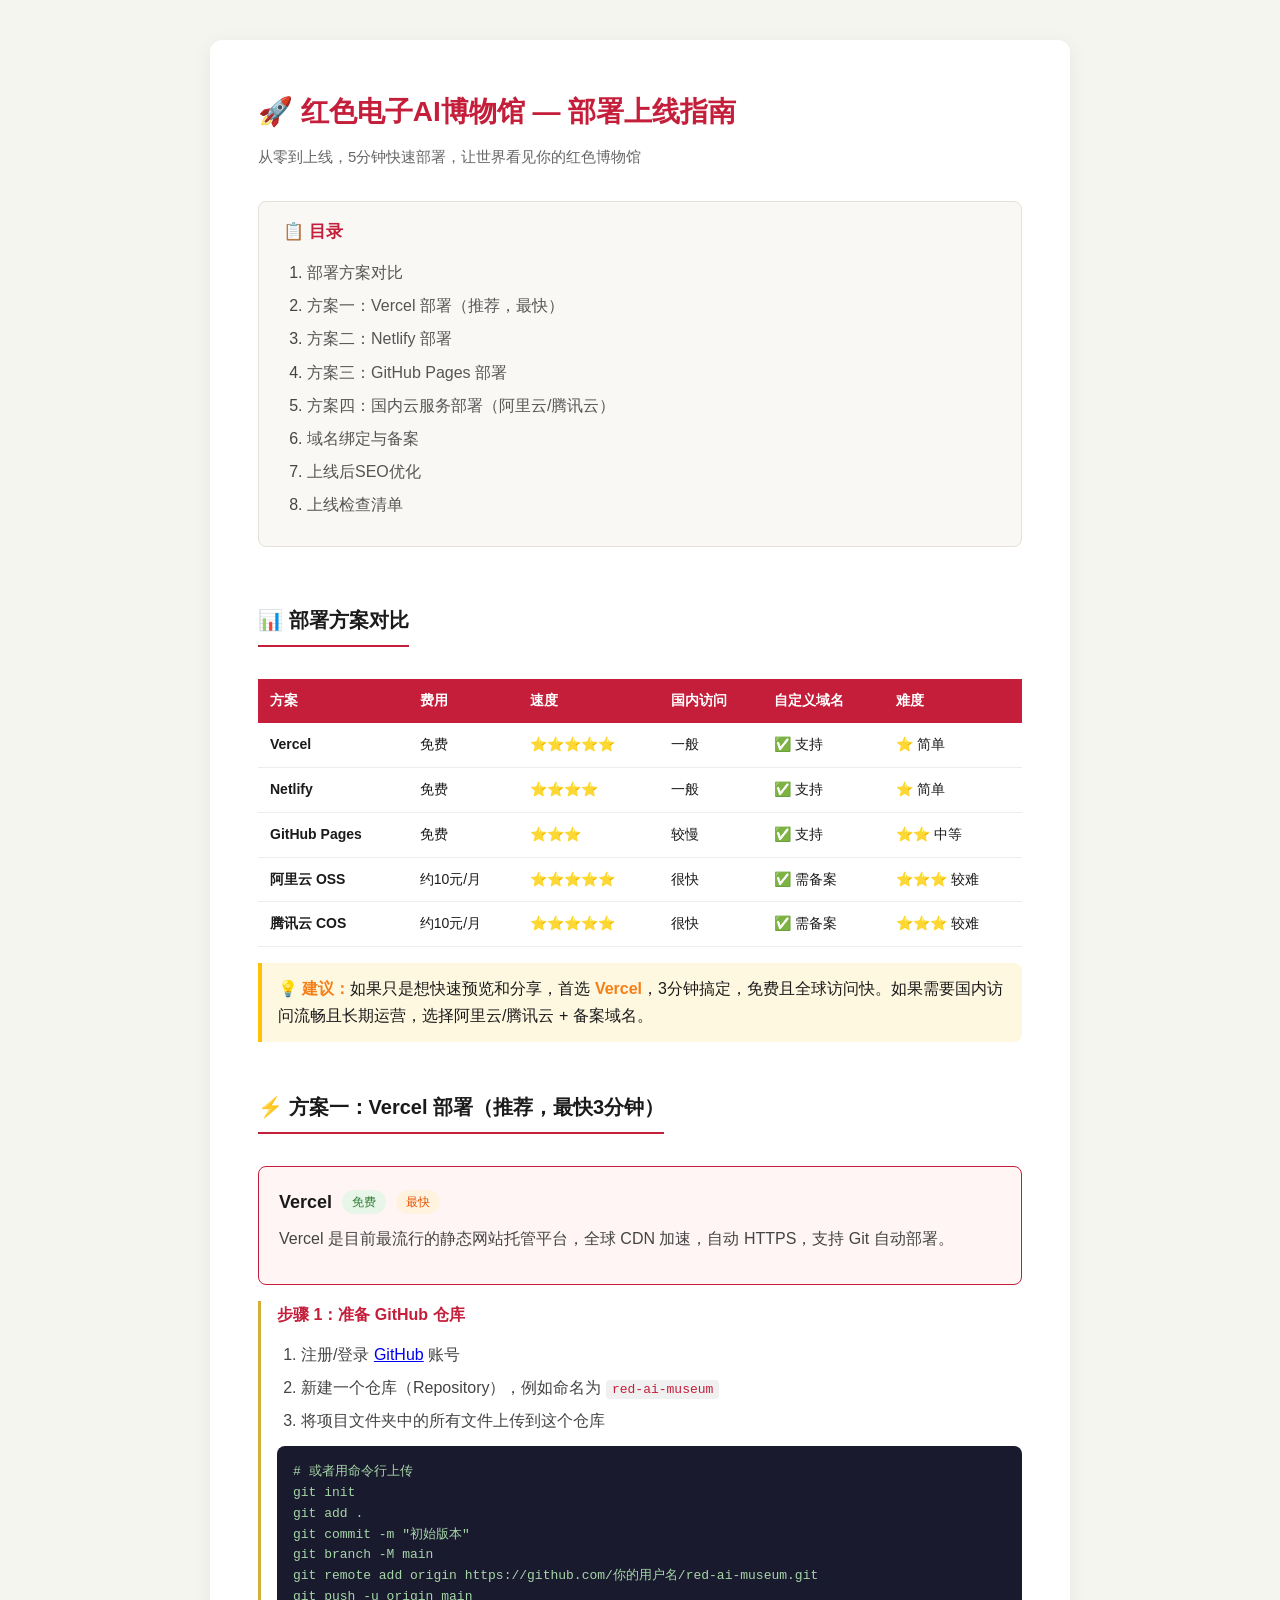
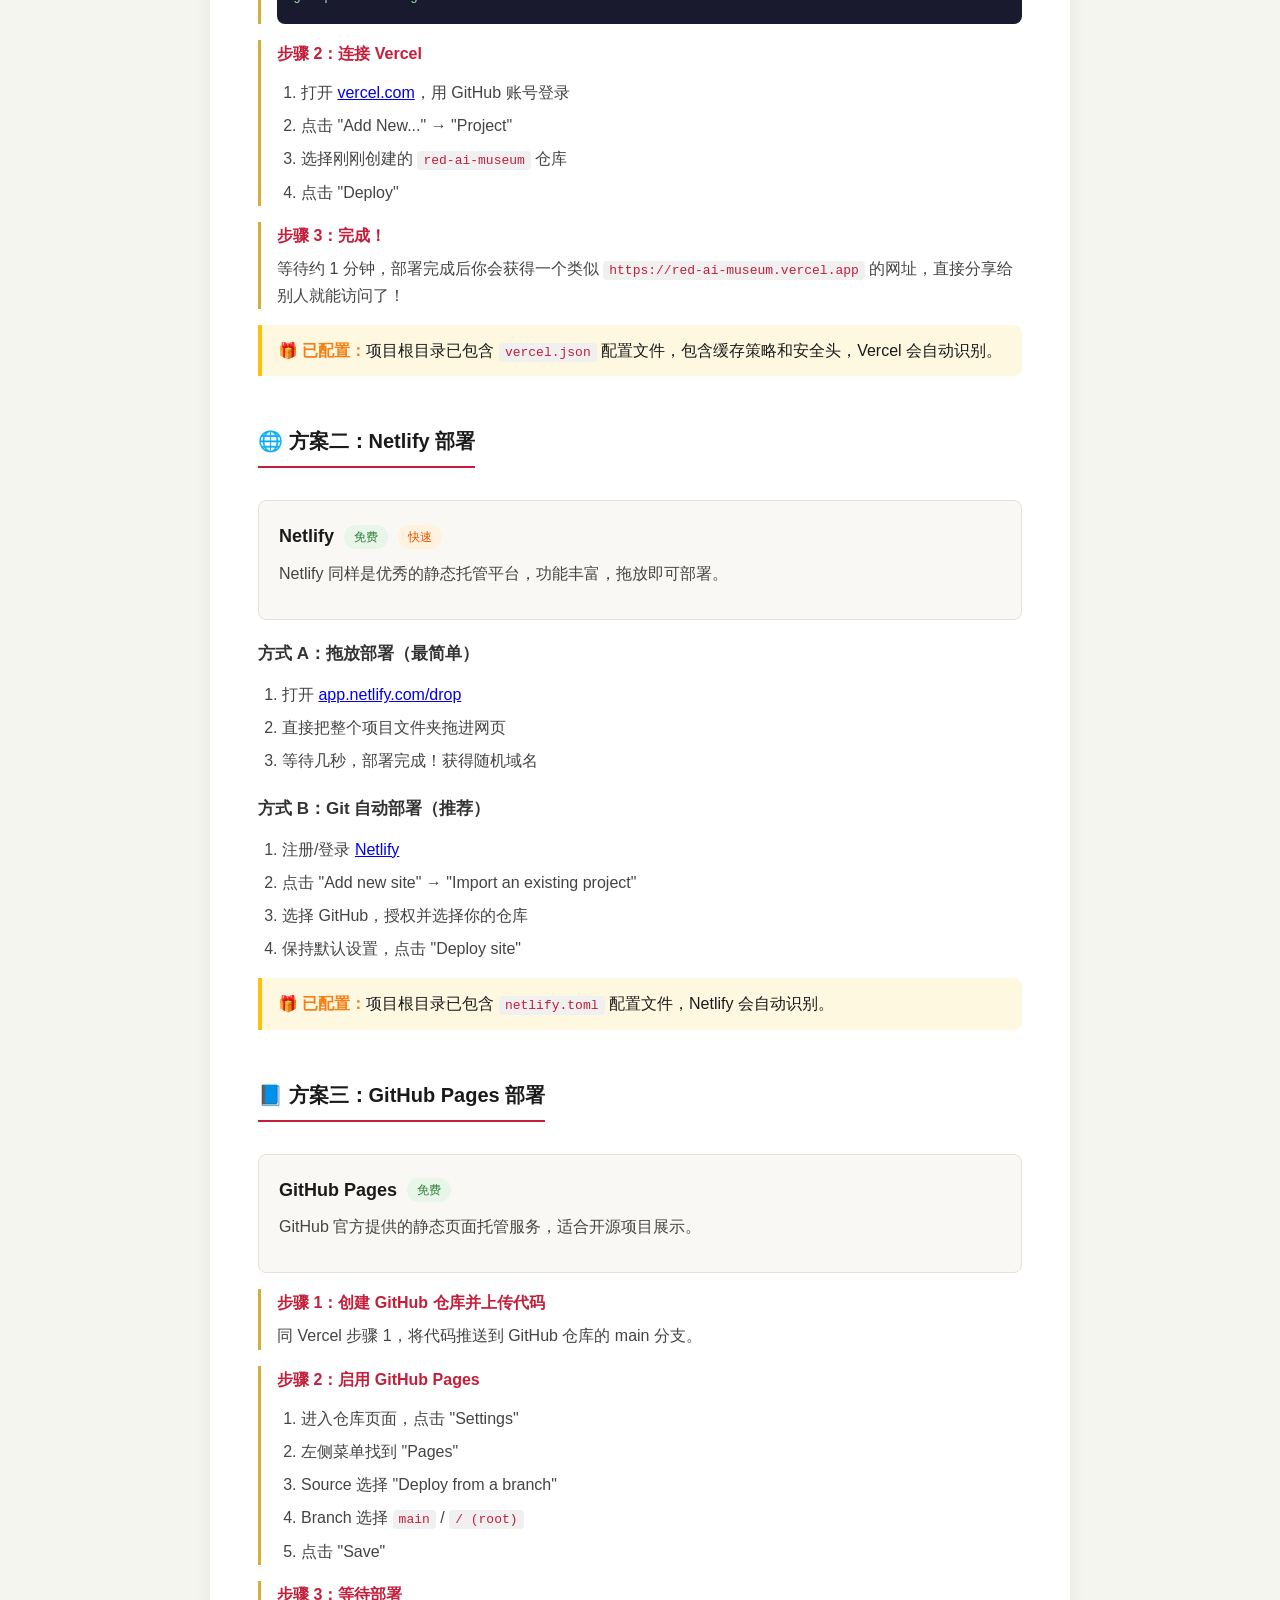
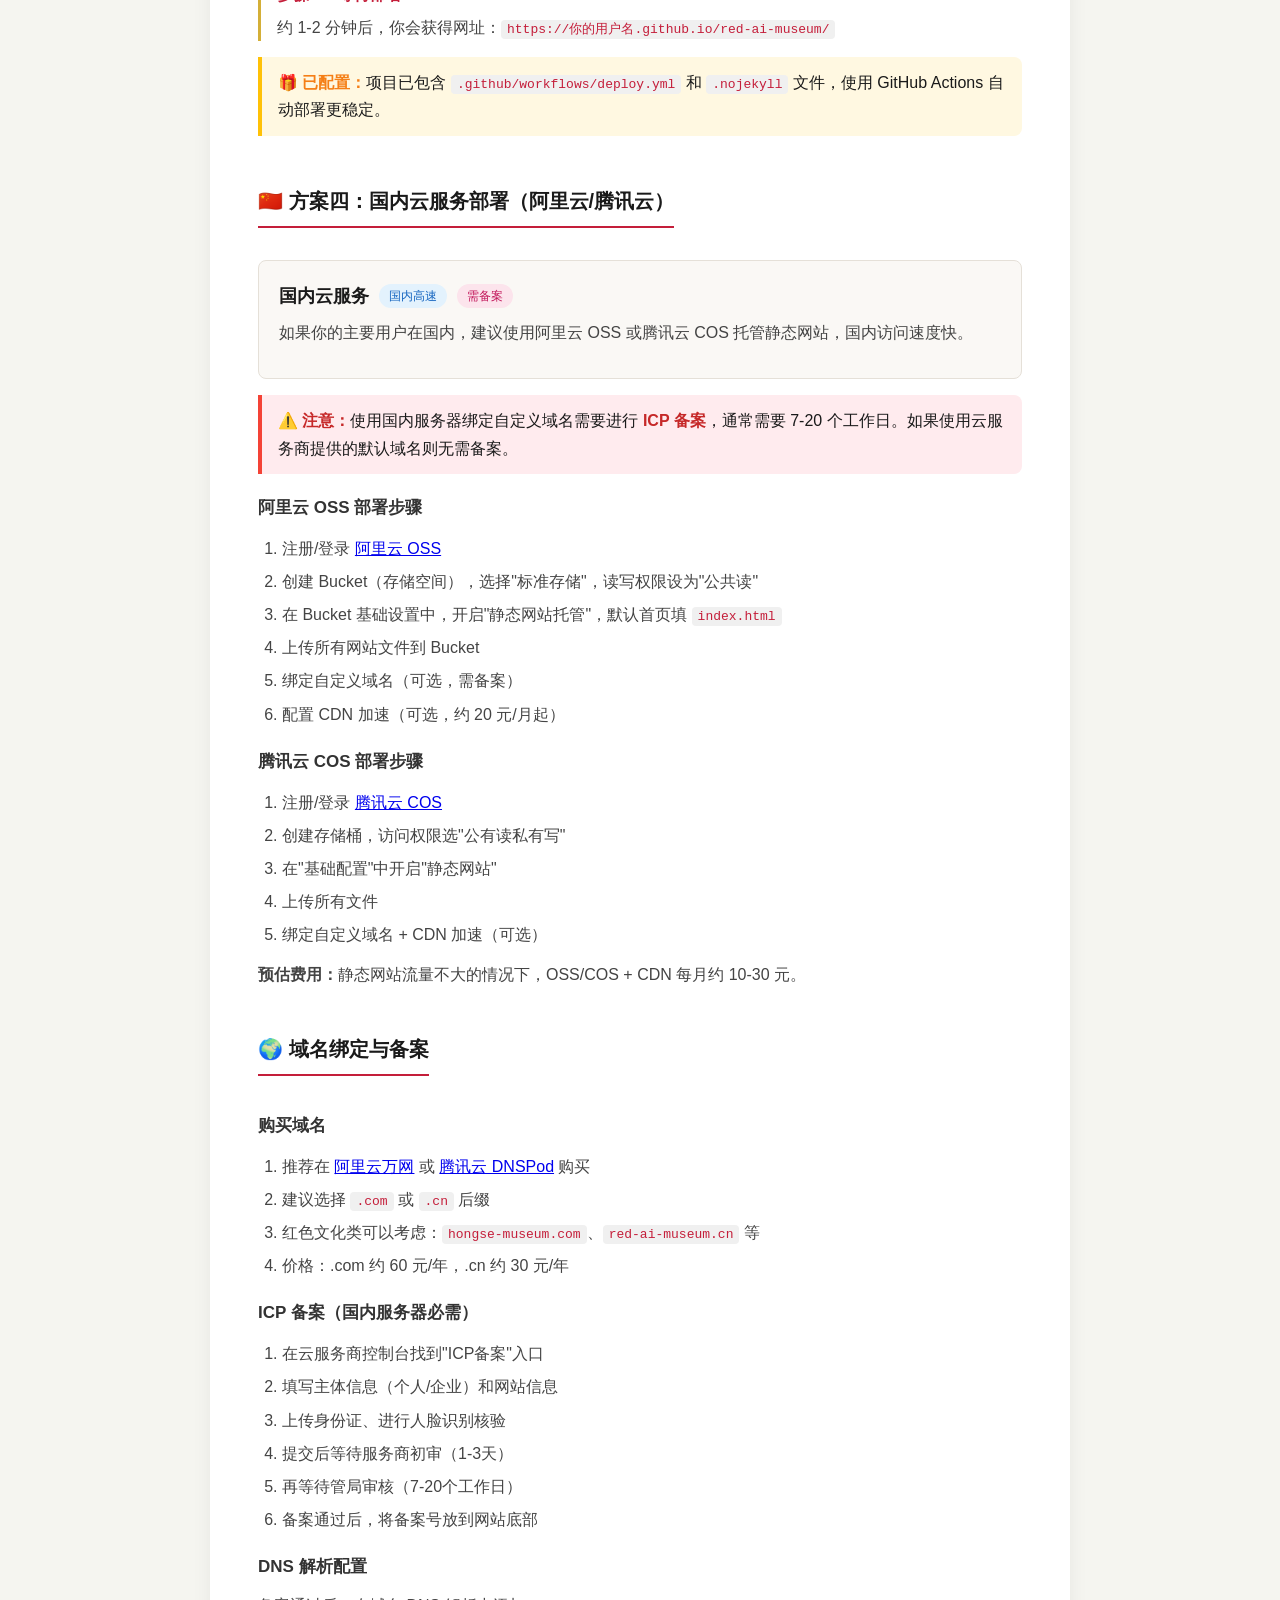
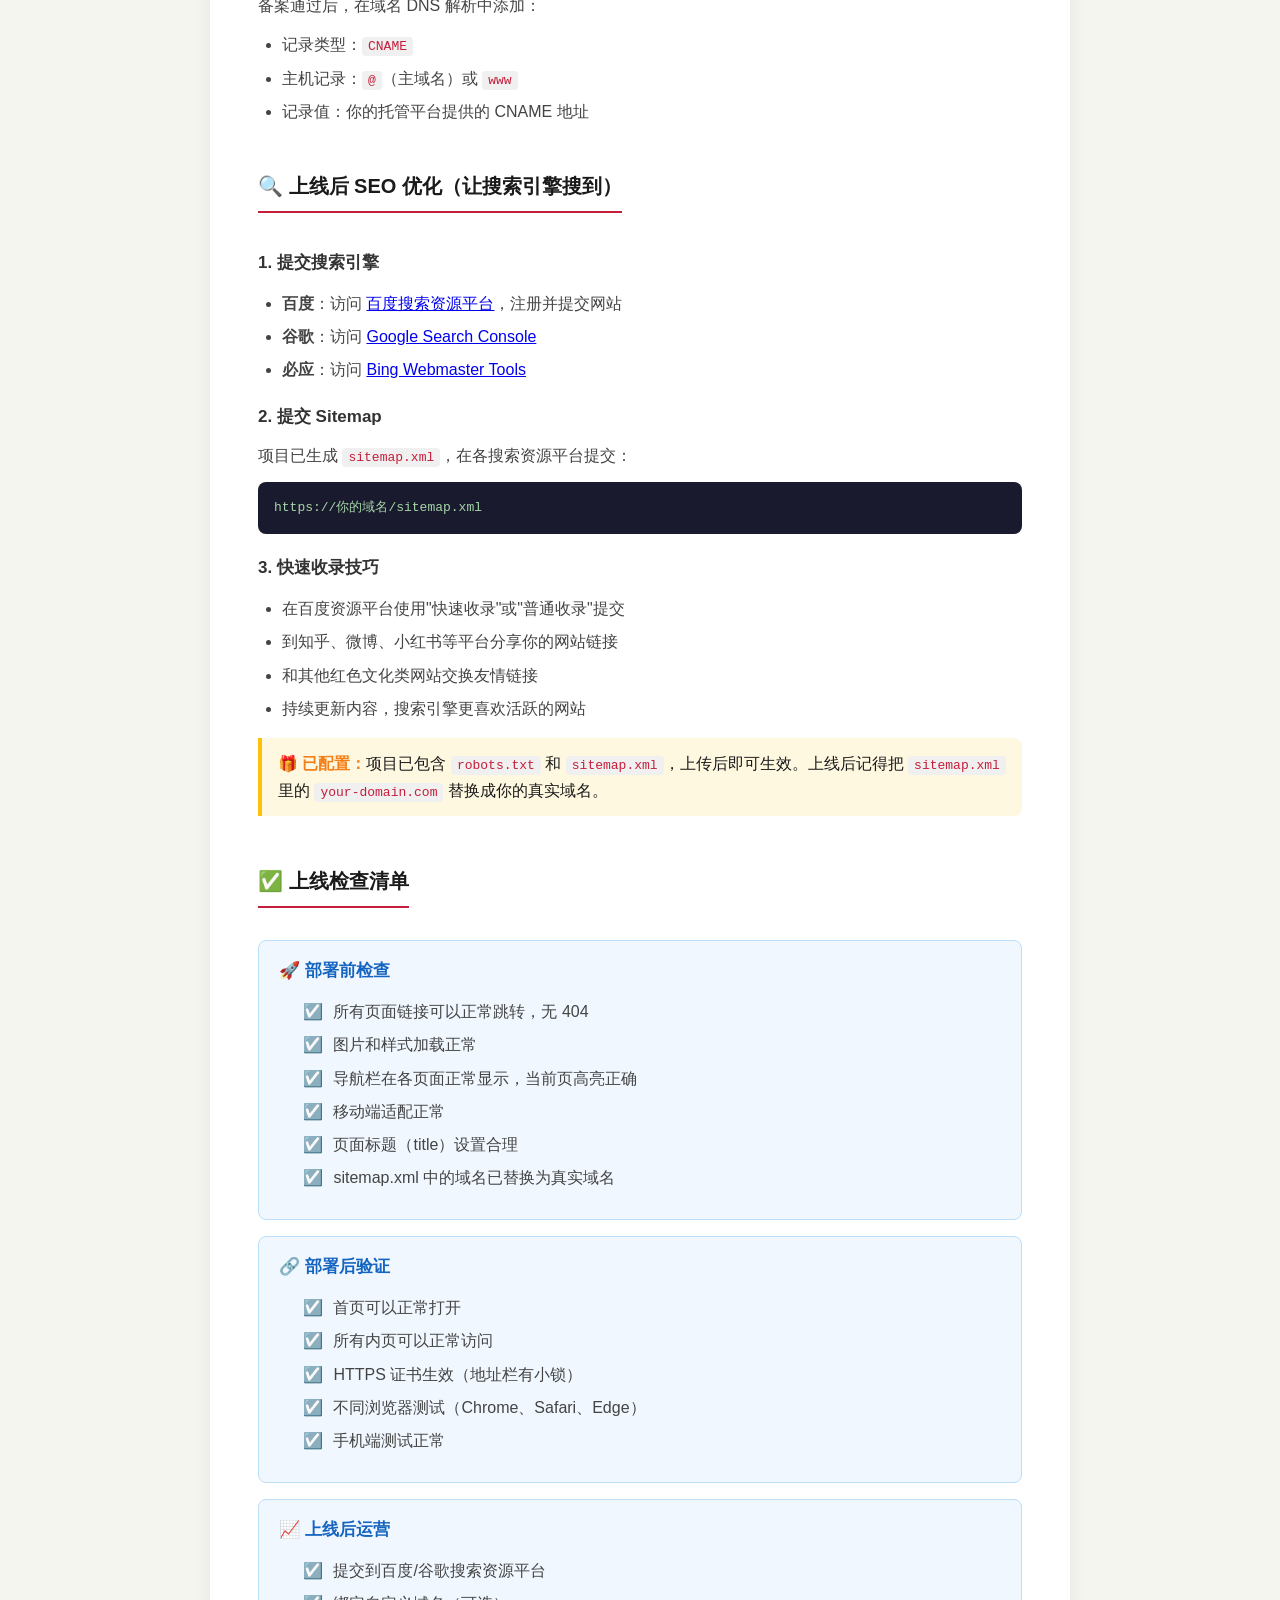
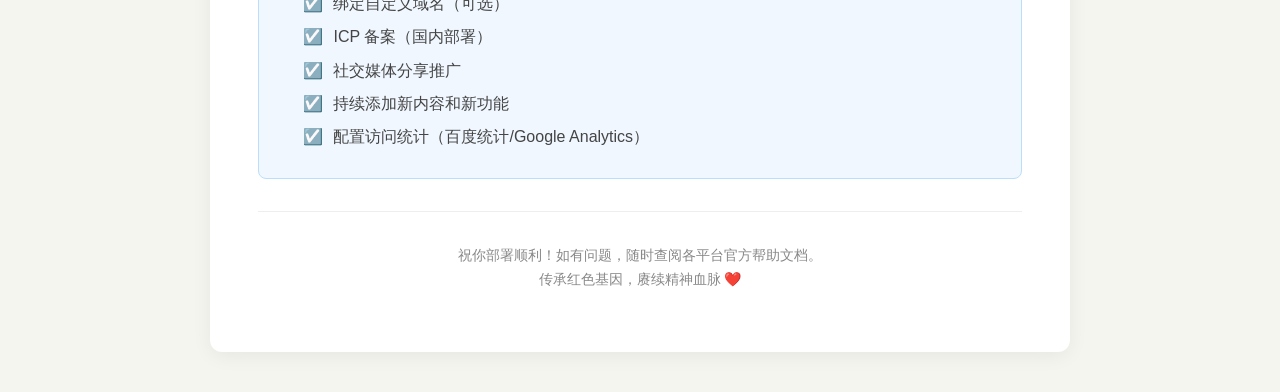
<file: 部署指南.html>
<!-- Generated by Trae Work -->
<!DOCTYPE html>
<html lang="zh-CN">
<head>
<meta charset="UTF-8">
<meta name="viewport" content="width=device-width, initial-scale=1.0">
<title>红色电子AI博物馆 - 部署上线指南</title>
<style>
  * { margin: 0; padding: 0; box-sizing: border-box; }
  body {
    font-family: -apple-system, BlinkMacSystemFont, 'Segoe UI', 'PingFang SC', 'Microsoft YaHei', sans-serif;
    background: #f5f5f0;
    color: #1a1a1a;
    line-height: 1.7;
    padding: 40px 20px;
  }
  .container { max-width: 860px; margin: 0 auto; background: #fff; padding: 48px; border-radius: 12px; box-shadow: 0 4px 20px rgba(0,0,0,0.06); }
  h1 { font-size: 28px; color: #C41E3A; margin-bottom: 8px; }
  .subtitle { color: #666; margin-bottom: 32px; font-size: 15px; }
  h2 { font-size: 20px; color: #1a1a1a; margin: 32px 0 16px; padding-bottom: 8px; border-bottom: 2px solid #C41E3A; display: inline-block; }
  h3 { font-size: 17px; color: #333; margin: 20px 0 10px; }
  p { margin-bottom: 12px; color: #444; }
  .method-card {
    border: 1px solid #e5e0d8;
    border-radius: 8px;
    padding: 20px;
    margin: 16px 0;
    background: #faf8f5;
  }
  .method-card.recommended { border-color: #C41E3A; background: #fff5f5; }
  .method-title { display: flex; align-items: center; gap: 10px; font-size: 18px; font-weight: 600; margin-bottom: 8px; }
  .badge {
    display: inline-block;
    padding: 2px 10px;
    font-size: 12px;
    border-radius: 12px;
    font-weight: 500;
  }
  .badge-free { background: #e8f5e9; color: #2e7d32; }
  .badge-fast { background: #fff3e0; color: #e65100; }
  .badge-domestic { background: #e3f2fd; color: #1565c0; }
  .badge-pro { background: #fce4ec; color: #c2185b; }
  ol, ul { margin: 12px 0 12px 24px; }
  li { margin-bottom: 6px; color: #444; }
  code {
    background: #f0f0f0;
    padding: 2px 6px;
    border-radius: 4px;
    font-size: 13px;
    font-family: 'Consolas', monospace;
    color: #c41e3a;
  }
  pre {
    background: #1a1a2e;
    color: #e0e0e0;
    padding: 16px;
    border-radius: 8px;
    overflow-x: auto;
    margin: 12px 0;
    font-size: 13px;
    line-height: 1.6;
  }
  pre code { background: none; color: #a5d6a7; padding: 0; }
  .step { margin: 16px 0; padding-left: 16px; border-left: 3px solid #D4AF37; }
  .step h4 { color: #C41E3A; margin-bottom: 6px; }
  .comparison-table {
    width: 100%;
    border-collapse: collapse;
    margin: 16px 0;
    font-size: 14px;
  }
  .comparison-table th {
    background: #C41E3A;
    color: #fff;
    padding: 10px 12px;
    text-align: left;
    font-weight: 600;
  }
  .comparison-table td {
    padding: 10px 12px;
    border-bottom: 1px solid #eee;
  }
  .comparison-table tr:hover { background: #faf8f5; }
  .checklist {
    background: #f0f7ff;
    border: 1px solid #bbdefb;
    border-radius: 8px;
    padding: 16px 20px;
    margin: 16px 0;
  }
  .checklist h3 { color: #1565c0; margin-top: 0; }
  .checklist li { list-style: none; margin-left: 0; }
  .checklist li::before { content: "☑️ "; margin-right: 6px; }
  .tip {
    background: #fff8e1;
    border-left: 4px solid #ffc107;
    padding: 12px 16px;
    margin: 16px 0;
    border-radius: 0 8px 8px 0;
  }
  .tip strong { color: #f57f17; }
  .warning {
    background: #ffebee;
    border-left: 4px solid #f44336;
    padding: 12px 16px;
    margin: 16px 0;
    border-radius: 0 8px 8px 0;
  }
  .warning strong { color: #c62828; }
  .toc {
    background: #faf8f5;
    border: 1px solid #e5e0d8;
    border-radius: 8px;
    padding: 16px 24px;
    margin-bottom: 24px;
  }
  .toc h3 { margin-top: 0; color: #C41E3A; }
  .toc a { color: #555; text-decoration: none; }
  .toc a:hover { color: #C41E3A; }
</style>
</head>
<body>
<div class="container">

<h1>🚀 红色电子AI博物馆 — 部署上线指南</h1>
<p class="subtitle">从零到上线，5分钟快速部署，让世界看见你的红色博物馆</p>

<div class="toc">
  <h3>📋 目录</h3>
  <ol>
    <li><a href="#compare">部署方案对比</a></li>
    <li><a href="#vercel">方案一：Vercel 部署（推荐，最快）</a></li>
    <li><a href="#netlify">方案二：Netlify 部署</a></li>
    <li><a href="#github">方案三：GitHub Pages 部署</a></li>
    <li><a href="#domestic">方案四：国内云服务部署（阿里云/腾讯云）</a></li>
    <li><a href="#domain">域名绑定与备案</a></li>
    <li><a href="#seo">上线后SEO优化</a></li>
    <li><a href="#checklist">上线检查清单</a></li>
  </ol>
</div>

<!-- ========================================== -->
<h2 id="compare">📊 部署方案对比</h2>

<table class="comparison-table">
  <thead>
    <tr>
      <th>方案</th>
      <th>费用</th>
      <th>速度</th>
      <th>国内访问</th>
      <th>自定义域名</th>
      <th>难度</th>
    </tr>
  </thead>
  <tbody>
    <tr>
      <td><strong>Vercel</strong></td>
      <td>免费</td>
      <td>⭐⭐⭐⭐⭐</td>
      <td>一般</td>
      <td>✅ 支持</td>
      <td>⭐ 简单</td>
    </tr>
    <tr>
      <td><strong>Netlify</strong></td>
      <td>免费</td>
      <td>⭐⭐⭐⭐</td>
      <td>一般</td>
      <td>✅ 支持</td>
      <td>⭐ 简单</td>
    </tr>
    <tr>
      <td><strong>GitHub Pages</strong></td>
      <td>免费</td>
      <td>⭐⭐⭐</td>
      <td>较慢</td>
      <td>✅ 支持</td>
      <td>⭐⭐ 中等</td>
    </tr>
    <tr>
      <td><strong>阿里云 OSS</strong></td>
      <td>约10元/月</td>
      <td>⭐⭐⭐⭐⭐</td>
      <td>很快</td>
      <td>✅ 需备案</td>
      <td>⭐⭐⭐ 较难</td>
    </tr>
    <tr>
      <td><strong>腾讯云 COS</strong></td>
      <td>约10元/月</td>
      <td>⭐⭐⭐⭐⭐</td>
      <td>很快</td>
      <td>✅ 需备案</td>
      <td>⭐⭐⭐ 较难</td>
    </tr>
  </tbody>
</table>

<div class="tip">
  <strong>💡 建议：</strong>如果只是想快速预览和分享，首选 <strong>Vercel</strong>，3分钟搞定，免费且全球访问快。如果需要国内访问流畅且长期运营，选择阿里云/腾讯云 + 备案域名。
</div>

<!-- ========================================== -->
<h2 id="vercel">⚡ 方案一：Vercel 部署（推荐，最快3分钟）</h2>

<div class="method-card recommended">
  <div class="method-title">
    Vercel
    <span class="badge badge-free">免费</span>
    <span class="badge badge-fast">最快</span>
  </div>
  <p>Vercel 是目前最流行的静态网站托管平台，全球 CDN 加速，自动 HTTPS，支持 Git 自动部署。</p>
</div>

<div class="step">
  <h4>步骤 1：准备 GitHub 仓库</h4>
  <ol>
    <li>注册/登录 <a href="https://github.com" target="_blank">GitHub</a> 账号</li>
    <li>新建一个仓库（Repository），例如命名为 <code>red-ai-museum</code></li>
    <li>将项目文件夹中的所有文件上传到这个仓库</li>
  </ol>
  <pre><code># 或者用命令行上传
git init
git add .
git commit -m "初始版本"
git branch -M main
git remote add origin https://github.com/你的用户名/red-ai-museum.git
git push -u origin main</code></pre>
</div>

<div class="step">
  <h4>步骤 2：连接 Vercel</h4>
  <ol>
    <li>打开 <a href="https://vercel.com" target="_blank">vercel.com</a>，用 GitHub 账号登录</li>
    <li>点击 "Add New..." → "Project"</li>
    <li>选择刚刚创建的 <code>red-ai-museum</code> 仓库</li>
    <li>点击 "Deploy"</li>
  </ol>
</div>

<div class="step">
  <h4>步骤 3：完成！</h4>
  <p>等待约 1 分钟，部署完成后你会获得一个类似 <code>https://red-ai-museum.vercel.app</code> 的网址，直接分享给别人就能访问了！</p>
</div>

<div class="tip">
  <strong>🎁 已配置：</strong>项目根目录已包含 <code>vercel.json</code> 配置文件，包含缓存策略和安全头，Vercel 会自动识别。
</div>

<!-- ========================================== -->
<h2 id="netlify">🌐 方案二：Netlify 部署</h2>

<div class="method-card">
  <div class="method-title">
    Netlify
    <span class="badge badge-free">免费</span>
    <span class="badge badge-fast">快速</span>
  </div>
  <p>Netlify 同样是优秀的静态托管平台，功能丰富，拖放即可部署。</p>
</div>

<h3>方式 A：拖放部署（最简单）</h3>
<ol>
  <li>打开 <a href="https://app.netlify.com/drop" target="_blank">app.netlify.com/drop</a></li>
  <li>直接把整个项目文件夹拖进网页</li>
  <li>等待几秒，部署完成！获得随机域名</li>
</ol>

<h3>方式 B：Git 自动部署（推荐）</h3>
<ol>
  <li>注册/登录 <a href="https://netlify.com" target="_blank">Netlify</a></li>
  <li>点击 "Add new site" → "Import an existing project"</li>
  <li>选择 GitHub，授权并选择你的仓库</li>
  <li>保持默认设置，点击 "Deploy site"</li>
</ol>

<div class="tip">
  <strong>🎁 已配置：</strong>项目根目录已包含 <code>netlify.toml</code> 配置文件，Netlify 会自动识别。
</div>

<!-- ========================================== -->
<h2 id="github">📘 方案三：GitHub Pages 部署</h2>

<div class="method-card">
  <div class="method-title">
    GitHub Pages
    <span class="badge badge-free">免费</span>
  </div>
  <p>GitHub 官方提供的静态页面托管服务，适合开源项目展示。</p>
</div>

<div class="step">
  <h4>步骤 1：创建 GitHub 仓库并上传代码</h4>
  <p>同 Vercel 步骤 1，将代码推送到 GitHub 仓库的 main 分支。</p>
</div>

<div class="step">
  <h4>步骤 2：启用 GitHub Pages</h4>
  <ol>
    <li>进入仓库页面，点击 "Settings"</li>
    <li>左侧菜单找到 "Pages"</li>
    <li>Source 选择 "Deploy from a branch"</li>
    <li>Branch 选择 <code>main</code> / <code>/ (root)</code></li>
    <li>点击 "Save"</li>
  </ol>
</div>

<div class="step">
  <h4>步骤 3：等待部署</h4>
  <p>约 1-2 分钟后，你会获得网址：<code>https://你的用户名.github.io/red-ai-museum/</code></p>
</div>

<div class="tip">
  <strong>🎁 已配置：</strong>项目已包含 <code>.github/workflows/deploy.yml</code> 和 <code>.nojekyll</code> 文件，使用 GitHub Actions 自动部署更稳定。
</div>

<!-- ========================================== -->
<h2 id="domestic">🇨🇳 方案四：国内云服务部署（阿里云/腾讯云）</h2>

<div class="method-card">
  <div class="method-title">
    国内云服务
    <span class="badge badge-domestic">国内高速</span>
    <span class="badge badge-pro">需备案</span>
  </div>
  <p>如果你的主要用户在国内，建议使用阿里云 OSS 或腾讯云 COS 托管静态网站，国内访问速度快。</p>
</div>

<div class="warning">
  <strong>⚠️ 注意：</strong>使用国内服务器绑定自定义域名需要进行 <strong>ICP 备案</strong>，通常需要 7-20 个工作日。如果使用云服务商提供的默认域名则无需备案。
</div>

<h3>阿里云 OSS 部署步骤</h3>
<ol>
  <li>注册/登录 <a href="https://www.aliyun.com/product/oss" target="_blank">阿里云 OSS</a></li>
  <li>创建 Bucket（存储空间），选择"标准存储"，读写权限设为"公共读"</li>
  <li>在 Bucket 基础设置中，开启"静态网站托管"，默认首页填 <code>index.html</code></li>
  <li>上传所有网站文件到 Bucket</li>
  <li>绑定自定义域名（可选，需备案）</li>
  <li>配置 CDN 加速（可选，约 20 元/月起）</li>
</ol>

<h3>腾讯云 COS 部署步骤</h3>
<ol>
  <li>注册/登录 <a href="https://cloud.tencent.com/product/cos" target="_blank">腾讯云 COS</a></li>
  <li>创建存储桶，访问权限选"公有读私有写"</li>
  <li>在"基础配置"中开启"静态网站"</li>
  <li>上传所有文件</li>
  <li>绑定自定义域名 + CDN 加速（可选）</li>
</ol>

<p><strong>预估费用：</strong>静态网站流量不大的情况下，OSS/COS + CDN 每月约 10-30 元。</p>

<!-- ========================================== -->
<h2 id="domain">🌍 域名绑定与备案</h2>

<h3>购买域名</h3>
<ol>
  <li>推荐在 <a href="https://wanwang.aliyun.com/" target="_blank">阿里云万网</a> 或 <a href="https://dnspod.cloud.tencent.com/" target="_blank">腾讯云 DNSPod</a> 购买</li>
  <li>建议选择 <code>.com</code> 或 <code>.cn</code> 后缀</li>
  <li>红色文化类可以考虑：<code>hongse-museum.com</code>、<code>red-ai-museum.cn</code> 等</li>
  <li>价格：.com 约 60 元/年，.cn 约 30 元/年</li>
</ol>

<h3>ICP 备案（国内服务器必需）</h3>
<ol>
  <li>在云服务商控制台找到"ICP备案"入口</li>
  <li>填写主体信息（个人/企业）和网站信息</li>
  <li>上传身份证、进行人脸识别核验</li>
  <li>提交后等待服务商初审（1-3天）</li>
  <li>再等待管局审核（7-20个工作日）</li>
  <li>备案通过后，将备案号放到网站底部</li>
</ol>

<h3>DNS 解析配置</h3>
<p>备案通过后，在域名 DNS 解析中添加：</p>
<ul>
  <li>记录类型：<code>CNAME</code></li>
  <li>主机记录：<code>@</code>（主域名）或 <code>www</code></li>
  <li>记录值：你的托管平台提供的 CNAME 地址</li>
</ul>

<!-- ========================================== -->
<h2 id="seo">🔍 上线后 SEO 优化（让搜索引擎搜到）</h2>

<h3>1. 提交搜索引擎</h3>
<ul>
  <li><strong>百度</strong>：访问 <a href="https://ziyuan.baidu.com/" target="_blank">百度搜索资源平台</a>，注册并提交网站</li>
  <li><strong>谷歌</strong>：访问 <a href="https://search.google.com/search-console" target="_blank">Google Search Console</a></li>
  <li><strong>必应</strong>：访问 <a href="https://www.bing.com/webmasters" target="_blank">Bing Webmaster Tools</a></li>
</ul>

<h3>2. 提交 Sitemap</h3>
<p>项目已生成 <code>sitemap.xml</code>，在各搜索资源平台提交：</p>
<pre><code>https://你的域名/sitemap.xml</code></pre>

<h3>3. 快速收录技巧</h3>
<ul>
  <li>在百度资源平台使用"快速收录"或"普通收录"提交</li>
  <li>到知乎、微博、小红书等平台分享你的网站链接</li>
  <li>和其他红色文化类网站交换友情链接</li>
  <li>持续更新内容，搜索引擎更喜欢活跃的网站</li>
</ul>

<div class="tip">
  <strong>🎁 已配置：</strong>项目已包含 <code>robots.txt</code> 和 <code>sitemap.xml</code>，上传后即可生效。上线后记得把 <code>sitemap.xml</code> 里的 <code>your-domain.com</code> 替换成你的真实域名。
</div>

<!-- ========================================== -->
<h2 id="checklist">✅ 上线检查清单</h2>

<div class="checklist">
  <h3>🚀 部署前检查</h3>
  <ul>
    <li>所有页面链接可以正常跳转，无 404</li>
    <li>图片和样式加载正常</li>
    <li>导航栏在各页面正常显示，当前页高亮正确</li>
    <li>移动端适配正常</li>
    <li>页面标题（title）设置合理</li>
    <li>sitemap.xml 中的域名已替换为真实域名</li>
  </ul>
</div>

<div class="checklist">
  <h3>🔗 部署后验证</h3>
  <ul>
    <li>首页可以正常打开</li>
    <li>所有内页可以正常访问</li>
    <li>HTTPS 证书生效（地址栏有小锁）</li>
    <li>不同浏览器测试（Chrome、Safari、Edge）</li>
    <li>手机端测试正常</li>
  </ul>
</div>

<div class="checklist">
  <h3>📈 上线后运营</h3>
  <ul>
    <li>提交到百度/谷歌搜索资源平台</li>
    <li>绑定自定义域名（可选）</li>
    <li>ICP 备案（国内部署）</li>
    <li>社交媒体分享推广</li>
    <li>持续添加新内容和新功能</li>
    <li>配置访问统计（百度统计/Google Analytics）</li>
  </ul>
</div>

<hr style="margin: 32px 0; border: none; border-top: 1px solid #eee;">

<p style="text-align: center; color: #888; font-size: 14px;">
  祝你部署顺利！如有问题，随时查阅各平台官方帮助文档。<br>
  传承红色基因，赓续精神血脉 ❤️
</p>

</div>
</body>
</html>
</file>
<file: styles.css>
/* ============================================================
   红色电子AI博物馆 - 设计系统 & 全局样式
   Design Contract: brand-themed / 庄重典雅 + 科技感
   ============================================================ */

/* ---------- Design Tokens ---------- */
:root {
  /* 品牌色 - 红色系 */
  --red-50: #FFF5F5;
  --red-100: #FFE0E0;
  --red-200: #FFB3B3;
  --red-300: #FF8080;
  --red-400: #E85D5D;
  --red-500: #C41E3A;   /* 主色 - 中国红 */
  --red-600: #A01830;
  --red-700: #7D1226;
  --red-800: #5A0D1C;
  --red-900: #3B0812;

  /* 金色系 */
  --gold-50: #FFFDF5;
  --gold-100: #FFF9E0;
  --gold-200: #FFEFAA;
  --gold-300: #F0D060;
  --gold-400: #D4AF37;   /* 辅助色 - 金色 */
  --gold-500: #B8960F;
  --gold-600: #8C720B;

  /* 中性色 */
  --gray-50: #FAF9F7;
  --gray-100: #F0EDE8;
  --gray-200: #E0DBD2;
  --gray-300: #C9C2B5;
  --gray-400: #A89E8E;
  --gray-500: #7A7265;
  --gray-600: #5A5448;
  --gray-700: #3D3830;
  --gray-800: #24211C;
  --gray-900: #12110F;

  /* 语义色 */
  --color-primary: var(--red-500);
  --color-primary-hover: var(--red-600);
  --color-primary-light: var(--red-50);
  --color-secondary: var(--gold-400);
  --color-success: #2E7D32;
  --color-warning: #ED6C02;
  --color-danger: #D32F2F;

  /* 背景与表面 */
  --bg: #FAF8F5;       /* 页面背景 - 暖米白 */
  --bg-dark: #1A0D0D;  /* 深色背景 */
  --surface: #FFFFFF;  /* 卡片表面 */
  --surface-2: #FDFBF8;
  --surface-dark: #2A1818;

  /* 文字 */
  --text: #1A1A1A;
  --text-secondary: #5A5448;
  --text-muted: #8A8275;
  --text-inverse: #FFFFFF;

  /* 边框与分割线 */
  --border: #E0DBD2;
  --border-light: #F0EDE8;
  --border-dark: #C9C2B5;

  /* 字体 */
  --font-display: 'Noto Serif SC', 'Songti SC', 'SimSun', serif;
  --font-body: 'Noto Sans SC', 'PingFang SC', 'Microsoft YaHei', sans-serif;
  --font-mono: 'JetBrains Mono', 'Consolas', monospace;

  /* 字号阶梯 */
  --fs-xs: 12px;
  --fs-sm: 14px;
  --fs-base: 16px;
  --fs-lg: 18px;
  --fs-xl: 20px;
  --fs-2xl: 24px;
  --fs-3xl: 32px;
  --fs-4xl: 40px;
  --fs-5xl: 56px;

  /* 圆角 */
  --radius-sm: 4px;
  --radius-md: 8px;
  --radius-lg: 12px;
  --radius-xl: 16px;
  --radius-full: 9999px;

  /* 阴影 */
  --shadow-sm: 0 1px 2px rgba(0, 0, 0, 0.04);
  --shadow-md: 0 4px 12px rgba(0, 0, 0, 0.06);
  --shadow-lg: 0 12px 32px rgba(0, 0, 0, 0.08);
  --shadow-xl: 0 20px 48px rgba(0, 0, 0, 0.12);
  --shadow-red: 0 8px 24px rgba(196, 30, 58, 0.15);

  /* 间距 */
  --space-1: 4px;
  --space-2: 8px;
  --space-3: 12px;
  --space-4: 16px;
  --space-6: 24px;
  --space-8: 32px;
  --space-10: 40px;
  --space-12: 48px;
  --space-16: 64px;
  --space-20: 80px;

  /* 布局 */
  --max-width: 1280px;
  --nav-height: 72px;

  /* 动效 */
  --ease-standard: cubic-bezier(0.4, 0, 0.2, 1);
  --ease-decelerate: cubic-bezier(0, 0, 0.2, 1);
  --ease-accelerate: cubic-bezier(0.4, 0, 1, 1);
  --duration-fast: 150ms;
  --duration-base: 250ms;
  --duration-slow: 400ms;
}

/* ---------- Reset & Base ---------- */
*, *::before, *::after { box-sizing: border-box; margin: 0; padding: 0; }

html { scroll-behavior: smooth; }

body {
  font-family: var(--font-body);
  font-size: var(--fs-base);
  line-height: 1.7;
  color: var(--text);
  background: var(--bg);
  -webkit-font-smoothing: antialiased;
  -moz-osx-font-smoothing: grayscale;
  min-height: 100vh;
  display: flex;
  flex-direction: column;
}

a { color: var(--color-primary); text-decoration: none; transition: color var(--duration-fast) var(--ease-standard); }
a:hover { color: var(--color-primary-hover); }

img { max-width: 100%; height: auto; display: block; }

button { font-family: inherit; cursor: pointer; border: none; background: none; }

ul, ol { list-style: none; }

h1, h2, h3, h4, h5, h6 {
  font-family: var(--font-display);
  font-weight: 700;
  line-height: 1.3;
  color: var(--text);
}

/* ---------- 通用组件 ---------- */

/* 容器 */
.container {
  max-width: var(--max-width);
  margin: 0 auto;
  padding: 0 var(--space-6);
}

/* 按钮 */
.btn {
  display: inline-flex;
  align-items: center;
  justify-content: center;
  gap: var(--space-2);
  padding: var(--space-3) var(--space-6);
  font-size: var(--fs-sm);
  font-weight: 600;
  border-radius: var(--radius-md);
  transition: all var(--duration-fast) var(--ease-standard);
  text-decoration: none;
  white-space: nowrap;
  border: 1px solid transparent;
}
.btn-primary {
  background: var(--color-primary);
  color: var(--text-inverse);
}
.btn-primary:hover {
  background: var(--color-primary-hover);
  color: var(--text-inverse);
  box-shadow: var(--shadow-red);
  transform: translateY(-1px);
}
.btn-secondary {
  background: transparent;
  color: var(--color-primary);
  border-color: var(--color-primary);
}
.btn-secondary:hover {
  background: var(--color-primary-light);
}
.btn-gold {
  background: linear-gradient(135deg, var(--gold-300), var(--gold-500));
  color: var(--gray-800);
  font-weight: 700;
}
.btn-gold:hover {
  color: var(--gray-800);
  transform: translateY(-1px);
  box-shadow: 0 4px 16px rgba(212, 175, 55, 0.3);
}
.btn-ghost {
  background: transparent;
  color: var(--text);
  border-color: var(--border);
}
.btn-ghost:hover {
  border-color: var(--color-primary);
  color: var(--color-primary);
}
.btn-lg { padding: var(--space-4) var(--space-8); font-size: var(--fs-base); }
.btn-sm { padding: var(--space-2) var(--space-4); font-size: var(--fs-xs); }

/* 卡片 */
.card {
  background: var(--surface);
  border: 1px solid var(--border);
  border-radius: var(--radius-lg);
  overflow: hidden;
  transition: all var(--duration-base) var(--ease-standard);
}
.card:hover {
  box-shadow: var(--shadow-lg);
  transform: translateY(-4px);
  border-color: var(--red-200);
}
.card-body { padding: var(--space-5); }

/* 标签 */
.tag {
  display: inline-flex;
  align-items: center;
  padding: 2px 10px;
  font-size: var(--fs-xs);
  font-weight: 500;
  border-radius: var(--radius-full);
  background: var(--red-50);
  color: var(--red-600);
  border: 1px solid var(--red-100);
}
.tag-gold {
  background: var(--gold-50);
  color: var(--gold-600);
  border-color: var(--gold-200);
}
.tag-dark {
  background: var(--gray-800);
  color: var(--gold-300);
  border-color: var(--gray-700);
}

/* 分割线 */
.divider {
  height: 1px;
  background: var(--border);
  margin: var(--space-8) 0;
}

/* 章节标题 */
.section-header {
  text-align: center;
  margin-bottom: var(--space-12);
}
.section-header .eyebrow {
  font-size: var(--fs-sm);
  color: var(--color-primary);
  font-weight: 600;
  letter-spacing: 0.1em;
  text-transform: uppercase;
  margin-bottom: var(--space-3);
}
.section-header h2 {
  font-size: var(--fs-3xl);
  margin-bottom: var(--space-3);
}
.section-header p {
  color: var(--text-muted);
  max-width: 600px;
  margin: 0 auto;
}
.section-header .divider-line {
  width: 48px;
  height: 3px;
  background: linear-gradient(90deg, var(--color-primary), var(--gold-400));
  margin: var(--space-4) auto 0;
  border-radius: 2px;
}

/* ---------- 顶部导航 ---------- */
.navbar {
  position: fixed;
  top: 0;
  left: 0;
  right: 0;
  height: var(--nav-height);
  background: rgba(255, 255, 255, 0.92);
  backdrop-filter: blur(12px);
  -webkit-backdrop-filter: blur(12px);
  border-bottom: 1px solid var(--border);
  z-index: 1000;
  transition: all var(--duration-base) var(--ease-standard);
}
.navbar.scrolled {
  box-shadow: var(--shadow-md);
}
.navbar .container {
  height: 100%;
  display: flex;
  align-items: center;
  justify-content: space-between;
}
.nav-logo {
  display: flex;
  align-items: center;
  gap: var(--space-3);
  font-family: var(--font-display);
  font-size: var(--fs-xl);
  font-weight: 700;
  color: var(--text);
  text-decoration: none;
}
.nav-logo .logo-mark {
  width: 40px;
  height: 40px;
  background: linear-gradient(135deg, var(--red-500), var(--red-700));
  border-radius: var(--radius-md);
  display: flex;
  align-items: center;
  justify-content: center;
  color: var(--gold-300);
  font-weight: 900;
  font-size: var(--fs-lg);
  font-family: var(--font-display);
}
.nav-logo .logo-text {
  display: flex;
  flex-direction: column;
  line-height: 1.2;
}
.nav-logo .logo-text .sub {
  font-size: var(--fs-xs);
  font-weight: 400;
  color: var(--text-muted);
  font-family: var(--font-body);
  letter-spacing: 0.05em;
}
.nav-menu {
  display: flex;
  align-items: center;
  gap: var(--space-2);
}
.nav-menu a {
  display: inline-flex;
  align-items: center;
  gap: var(--space-2);
  padding: var(--space-2) var(--space-4);
  font-size: var(--fs-sm);
  font-weight: 500;
  color: var(--text-secondary);
  border-radius: var(--radius-md);
  transition: all var(--duration-fast) var(--ease-standard);
  text-decoration: none;
}
.nav-menu a:hover {
  color: var(--color-primary);
  background: var(--red-50);
}
.nav-menu a.active {
  color: var(--color-primary);
  background: var(--red-50);
  font-weight: 600;
}
.nav-cta {
  display: flex;
  align-items: center;
  gap: var(--space-3);
}

/* 移动端菜单按钮 */
.nav-toggle {
  display: none;
  width: 40px;
  height: 40px;
  align-items: center;
  justify-content: center;
  border-radius: var(--radius-md);
  color: var(--text);
}
.nav-toggle:hover { background: var(--gray-100); }

/* ---------- 主内容区 ---------- */
main {
  flex: 1;
  padding-top: var(--nav-height);
}

/* ---------- Hero 区域 ---------- */
.hero {
  position: relative;
  min-height: 560px;
  display: flex;
  align-items: center;
  overflow: hidden;
  background: linear-gradient(135deg, #1A0A0A 0%, #2C1810 40%, #1A2332 100%);
}
.hero::before {
  content: '';
  position: absolute;
  top: 0; left: 0; right: 0; bottom: 0;
  background:
    radial-gradient(ellipse at 20% 50%, rgba(196, 30, 58, 0.25) 0%, transparent 50%),
    radial-gradient(ellipse at 80% 30%, rgba(212, 175, 55, 0.15) 0%, transparent 40%);
  pointer-events: none;
}
.hero-bg {
  position: absolute;
  top: 0; left: 0; right: 0; bottom: 0;
  background-size: cover;
  background-position: center;
  opacity: 0.3;
  mix-blend-mode: overlay;
}
.hero-content {
  position: relative;
  z-index: 2;
  padding: var(--space-20) 0;
  color: #fff;
}
.hero-content .eyebrow {
  display: inline-flex;
  align-items: center;
  gap: var(--space-2);
  padding: var(--space-2) var(--space-4);
  background: rgba(196, 30, 58, 0.2);
  border: 1px solid rgba(196, 30, 58, 0.4);
  border-radius: var(--radius-full);
  font-size: var(--fs-sm);
  color: var(--gold-300);
  margin-bottom: var(--space-6);
  backdrop-filter: blur(8px);
}
.hero-content h1 {
  font-size: var(--fs-5xl);
  color: #fff;
  margin-bottom: var(--space-4);
  line-height: 1.15;
  max-width: 720px;
}
.hero-content h1 .highlight {
  background: linear-gradient(135deg, var(--gold-300), var(--gold-500));
  -webkit-background-clip: text;
  -webkit-text-fill-color: transparent;
  background-clip: text;
}
.hero-content .desc {
  font-size: var(--fs-lg);
  color: rgba(255, 255, 255, 0.75);
  max-width: 560px;
  margin-bottom: var(--space-8);
  line-height: 1.8;
}
.hero-actions {
  display: flex;
  gap: var(--space-4);
  flex-wrap: wrap;
}
.hero-stats {
  display: flex;
  gap: var(--space-10);
  margin-top: var(--space-12);
  padding-top: var(--space-8);
  border-top: 1px solid rgba(255, 255, 255, 0.1);
}
.hero-stat .num {
  font-family: var(--font-display);
  font-size: var(--fs-3xl);
  font-weight: 700;
  color: var(--gold-300);
  line-height: 1;
}
.hero-stat .label {
  font-size: var(--fs-sm);
  color: rgba(255, 255, 255, 0.6);
  margin-top: var(--space-2);
}

/* ---------- 底部 ---------- */
.footer {
  background: #1A0F0F;
  color: rgba(255, 255, 255, 0.7);
  padding: var(--space-16) 0 var(--space-8);
  margin-top: var(--space-20);
}
.footer-grid {
  display: grid;
  grid-template-columns: 2fr 1fr 1fr 1fr;
  gap: var(--space-10);
  margin-bottom: var(--space-10);
}
.footer-brand .footer-logo {
  display: flex;
  align-items: center;
  gap: var(--space-3);
  margin-bottom: var(--space-4);
}
.footer-brand .footer-logo .mark {
  width: 44px;
  height: 44px;
  background: linear-gradient(135deg, var(--red-500), var(--red-700));
  border-radius: var(--radius-md);
  display: flex;
  align-items: center;
  justify-content: center;
  color: var(--gold-300);
  font-weight: 900;
  font-family: var(--font-display);
  font-size: var(--fs-xl);
}
.footer-brand .footer-logo .text {
  font-family: var(--font-display);
  font-size: var(--fs-lg);
  font-weight: 700;
  color: #fff;
}
.footer-brand p {
  font-size: var(--fs-sm);
  line-height: 1.8;
  color: rgba(255, 255, 255, 0.5);
  max-width: 320px;
}
.footer h4 {
  color: #fff;
  font-size: var(--fs-base);
  margin-bottom: var(--space-4);
  font-family: var(--font-body);
}
.footer ul li {
  margin-bottom: var(--space-2);
}
.footer ul li a {
  color: rgba(255, 255, 255, 0.5);
  font-size: var(--fs-sm);
  transition: color var(--duration-fast);
}
.footer ul li a:hover {
  color: var(--gold-300);
}
.footer-bottom {
  padding-top: var(--space-6);
  border-top: 1px solid rgba(255, 255, 255, 0.08);
  display: flex;
  justify-content: space-between;
  align-items: center;
  font-size: var(--fs-xs);
  color: rgba(255, 255, 255, 0.4);
}

/* ---------- 响应式 ---------- */
@media (max-width: 1024px) {
  .footer-grid { grid-template-columns: 1fr 1fr; }
  .hero-content h1 { font-size: var(--fs-4xl); }
  .hero-stats { gap: var(--space-8); }
}

@media (max-width: 768px) {
  :root { --nav-height: 60px; }
  .nav-menu { display: none; }
  .nav-cta .btn:not(.btn-primary) { display: none; }
  .nav-toggle { display: flex; }
  .hero-content h1 { font-size: var(--fs-3xl); }
  .hero-stats { flex-wrap: wrap; gap: var(--space-6); }
  .footer-grid { grid-template-columns: 1fr; gap: var(--space-8); }
  .footer-bottom { flex-direction: column; gap: var(--space-3); text-align: center; }
  .section-header h2 { font-size: var(--fs-2xl); }
}

/* ---------- 动画 ---------- */
@keyframes fadeInUp {
  from { opacity: 0; transform: translateY(20px); }
  to { opacity: 1; transform: translateY(0); }
}
@keyframes fadeIn {
  from { opacity: 0; }
  to { opacity: 1; }
}
@keyframes pulse {
  0%, 100% { opacity: 1; }
  50% { opacity: 0.6; }
}
@keyframes shimmer {
  0% { background-position: -200% 0; }
  100% { background-position: 200% 0; }
}

.animate-fadeInUp { animation: fadeInUp 0.6s var(--ease-decelerate) both; }
.animate-fadeIn { animation: fadeIn 0.8s var(--ease-decelerate) both; }

/* 骨架屏 */
.skeleton {
  background: linear-gradient(90deg, var(--gray-100) 25%, var(--gray-200) 50%, var(--gray-100) 75%);
  background-size: 200% 100%;
  animation: shimmer 1.5s infinite;
  border-radius: var(--radius-md);
}
</file>
